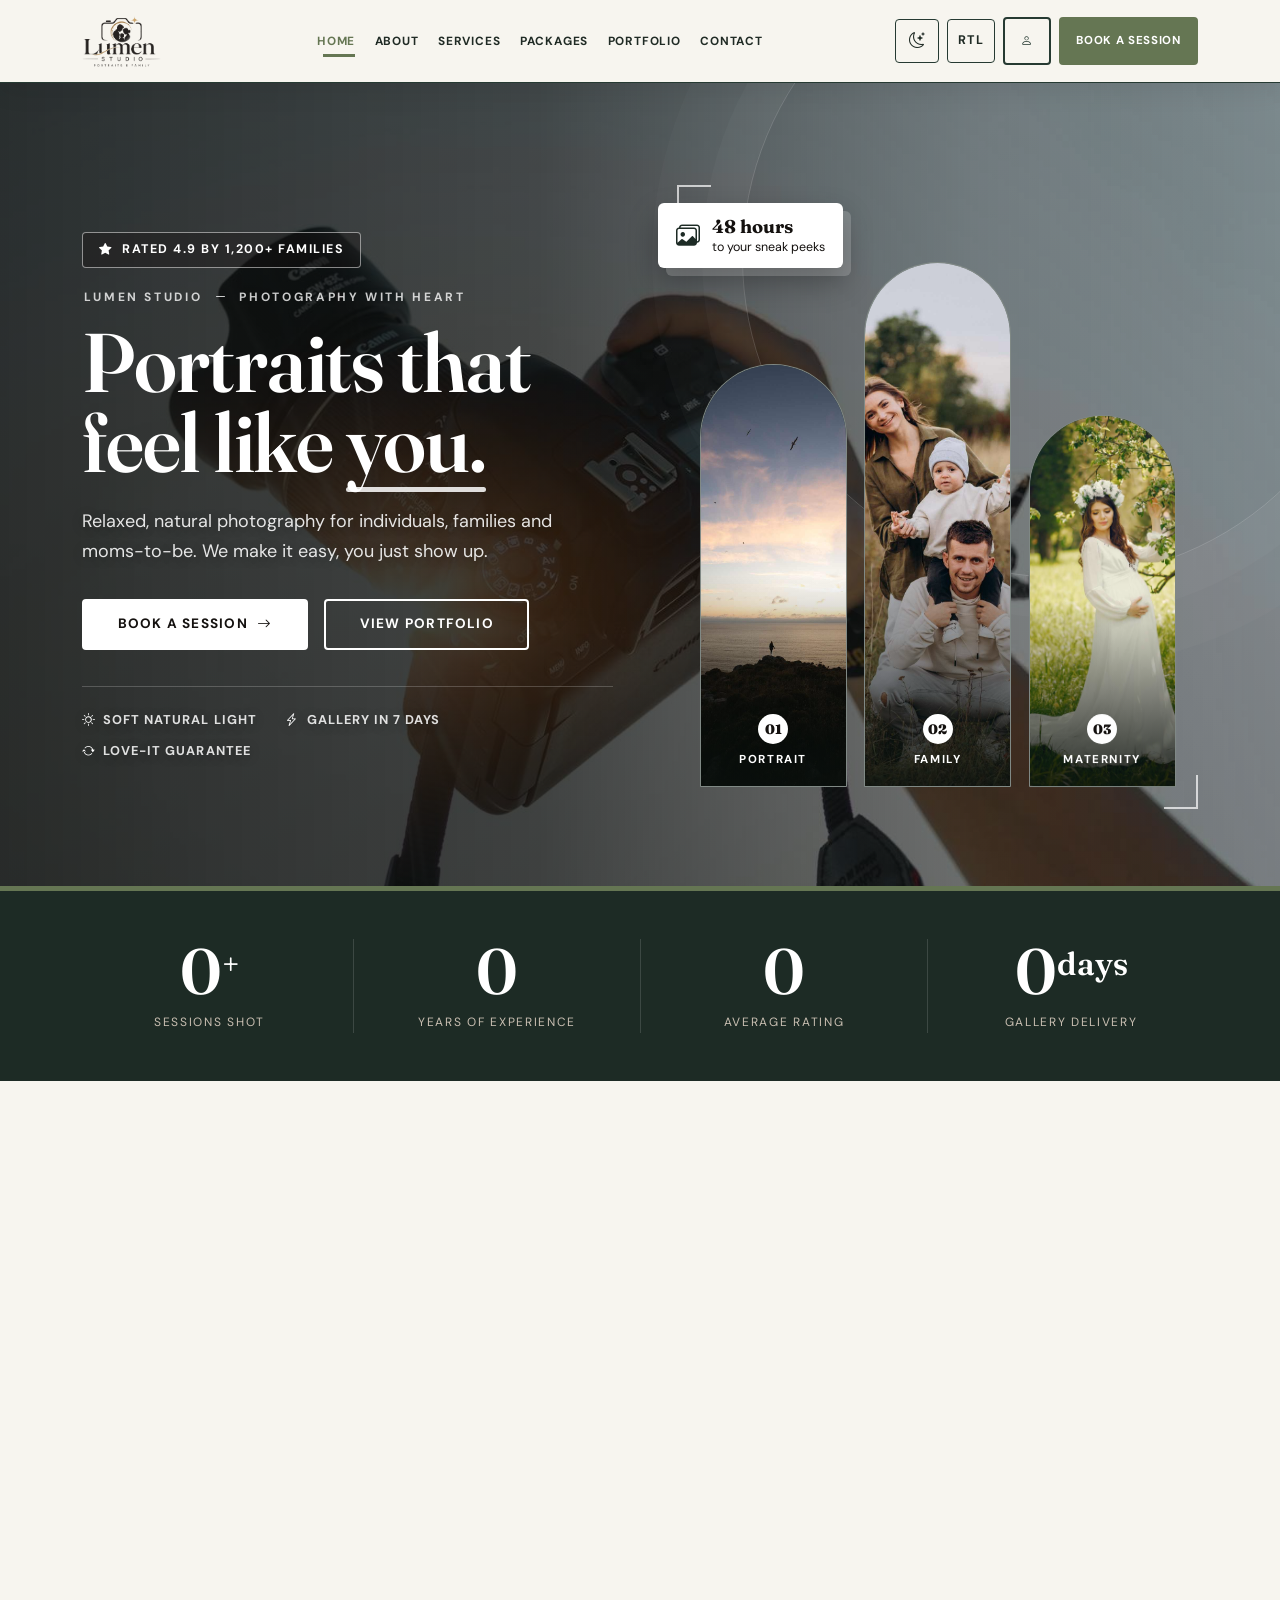
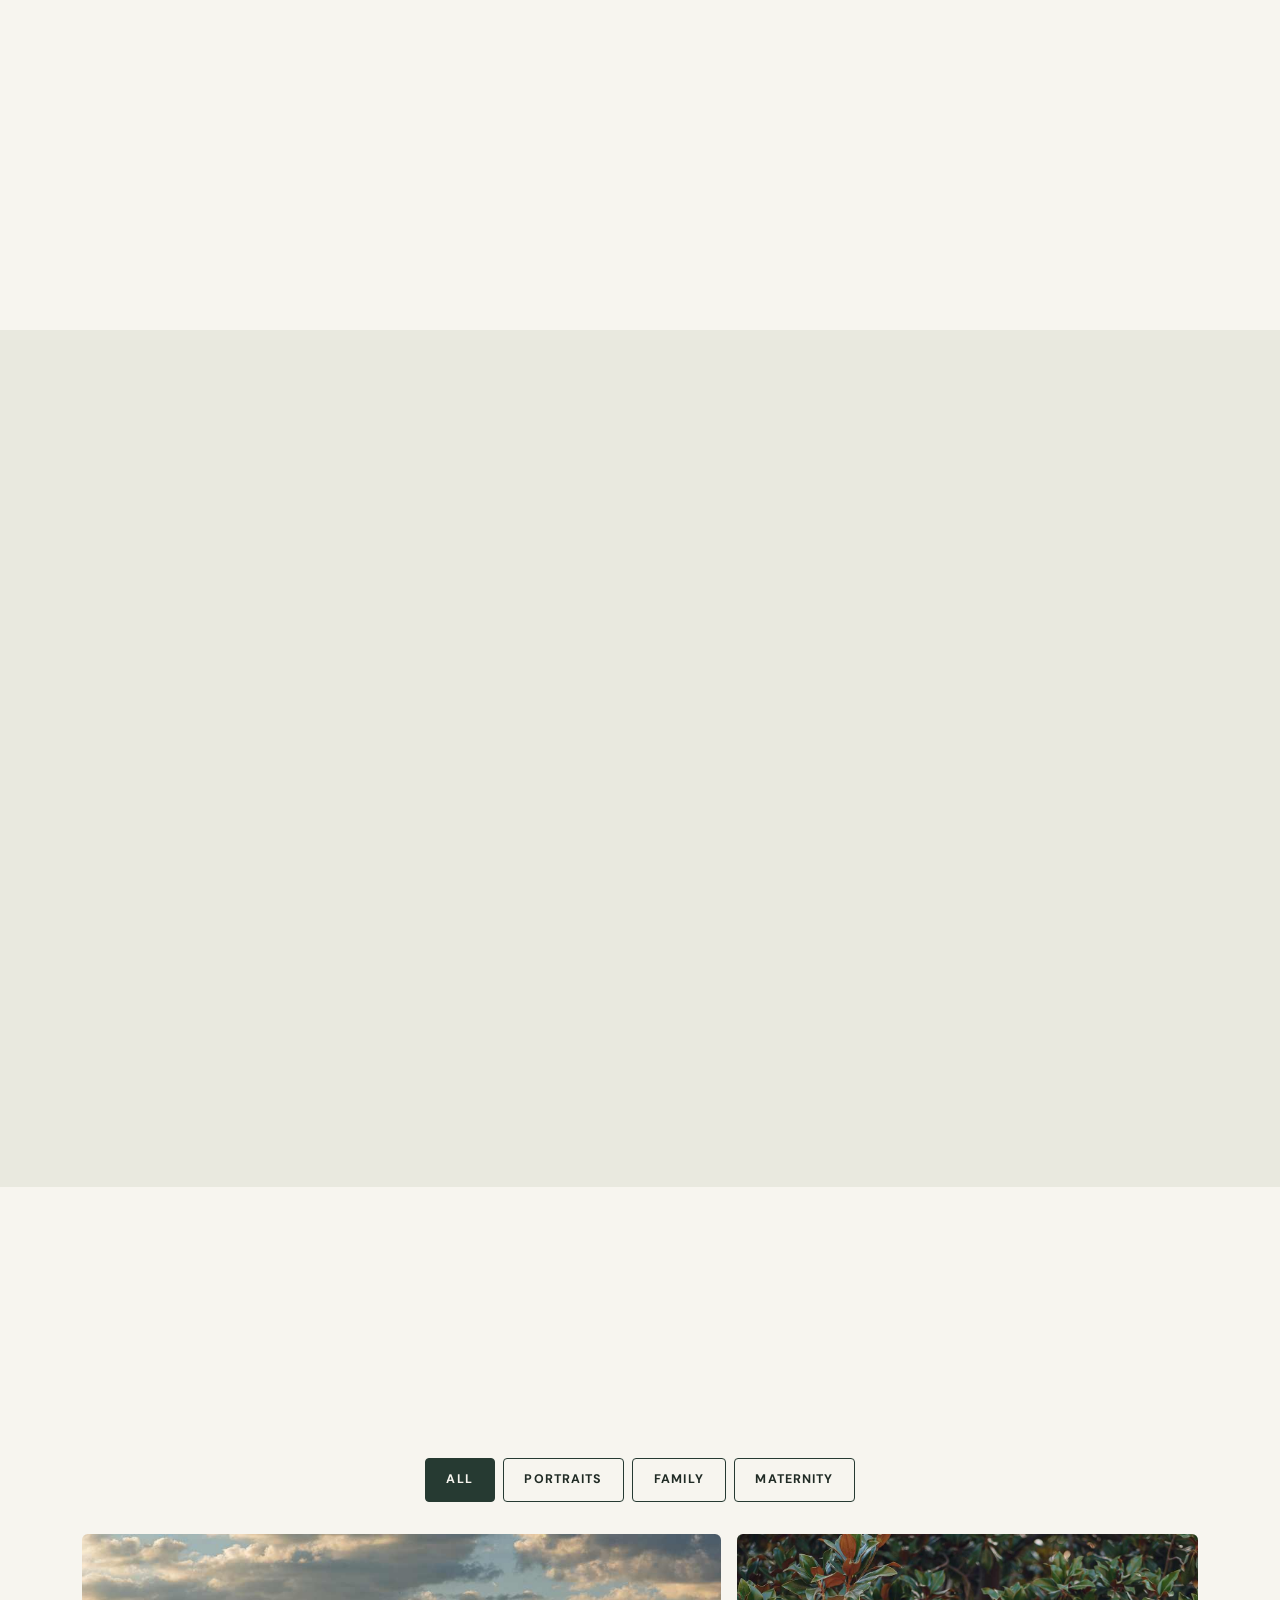
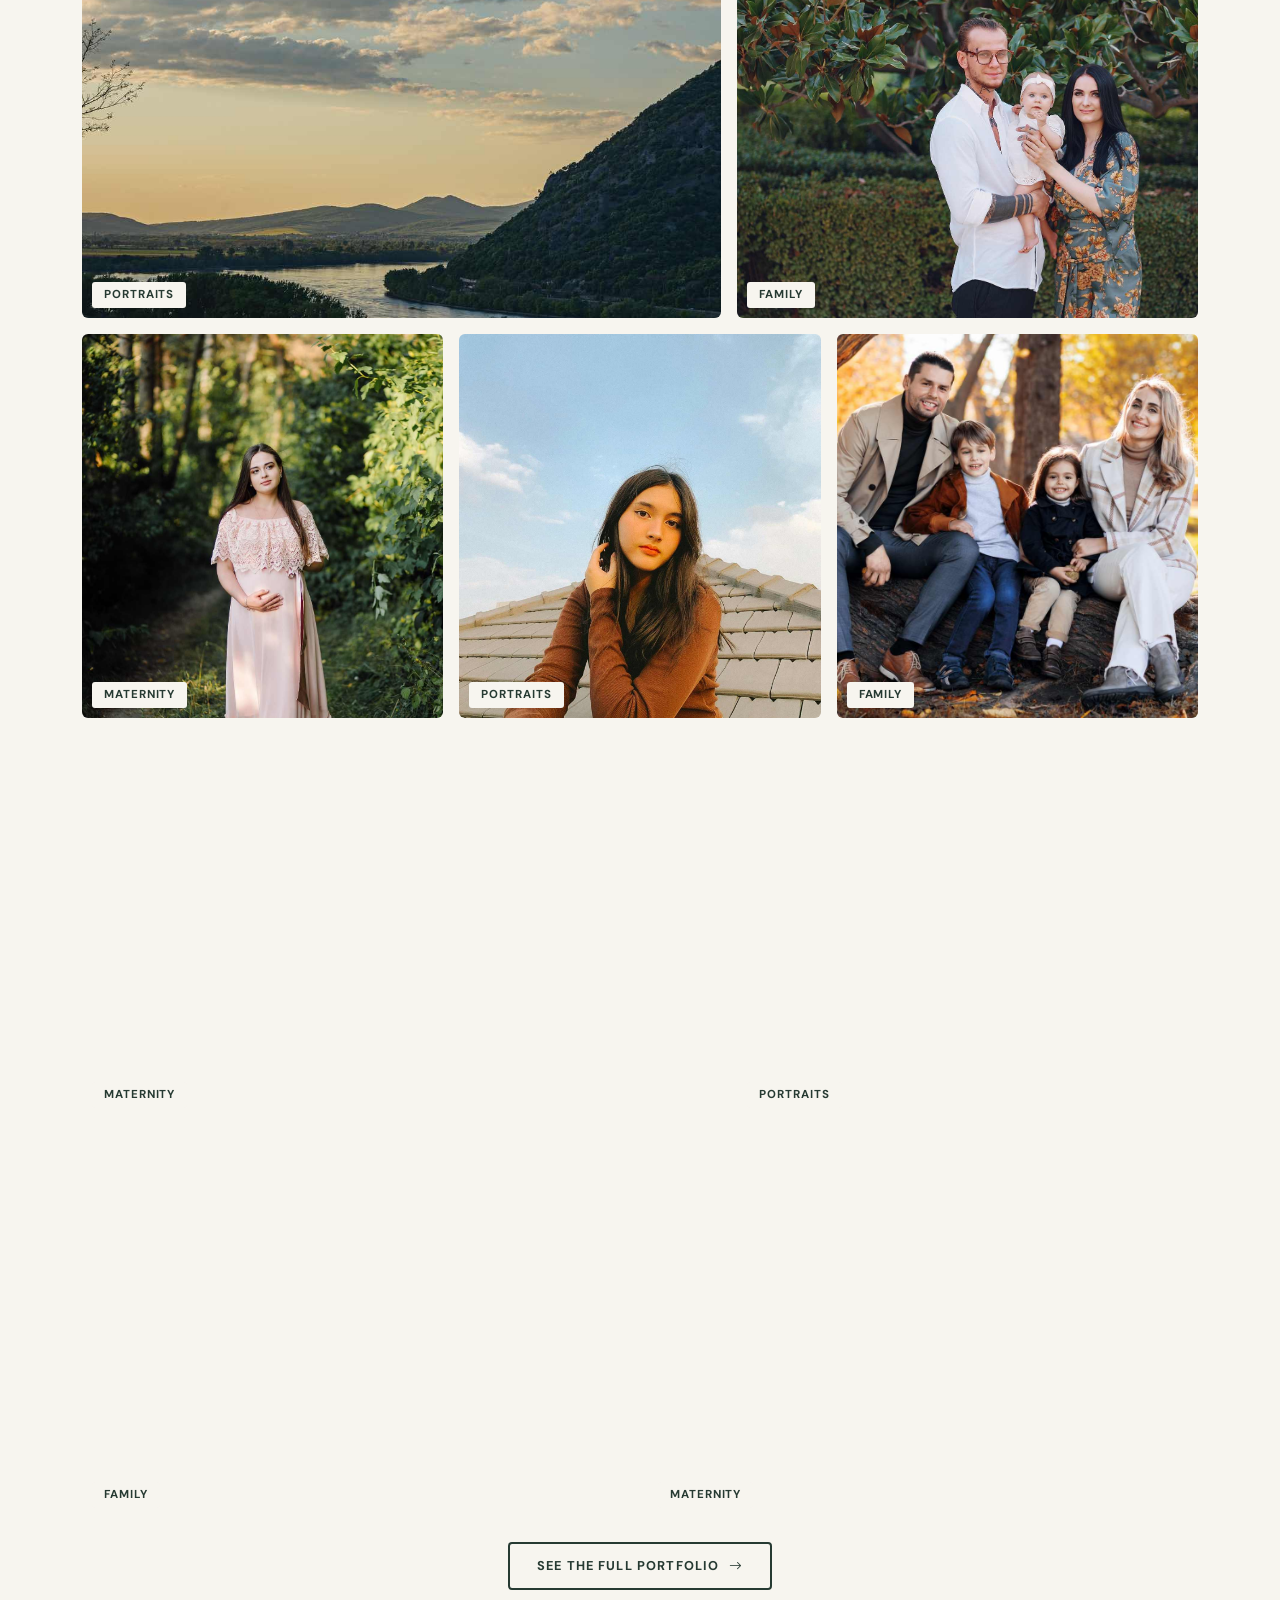
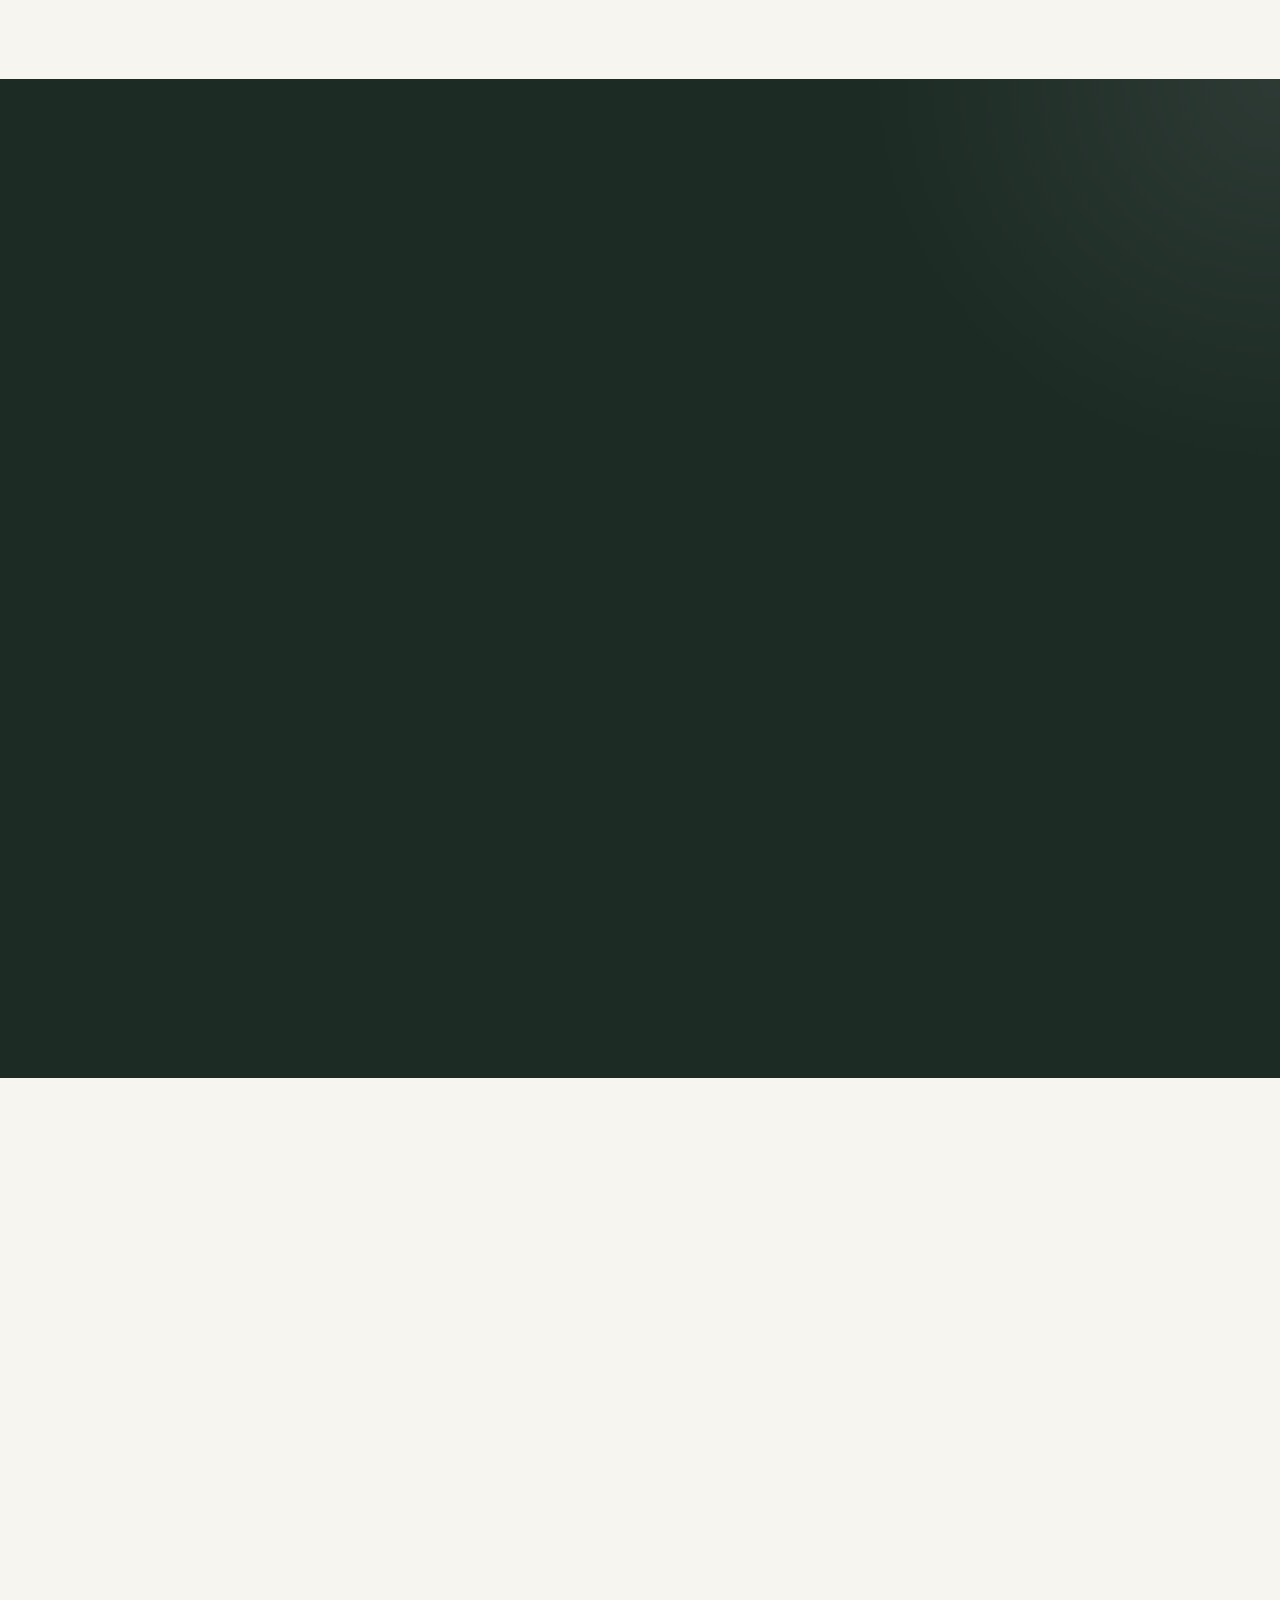
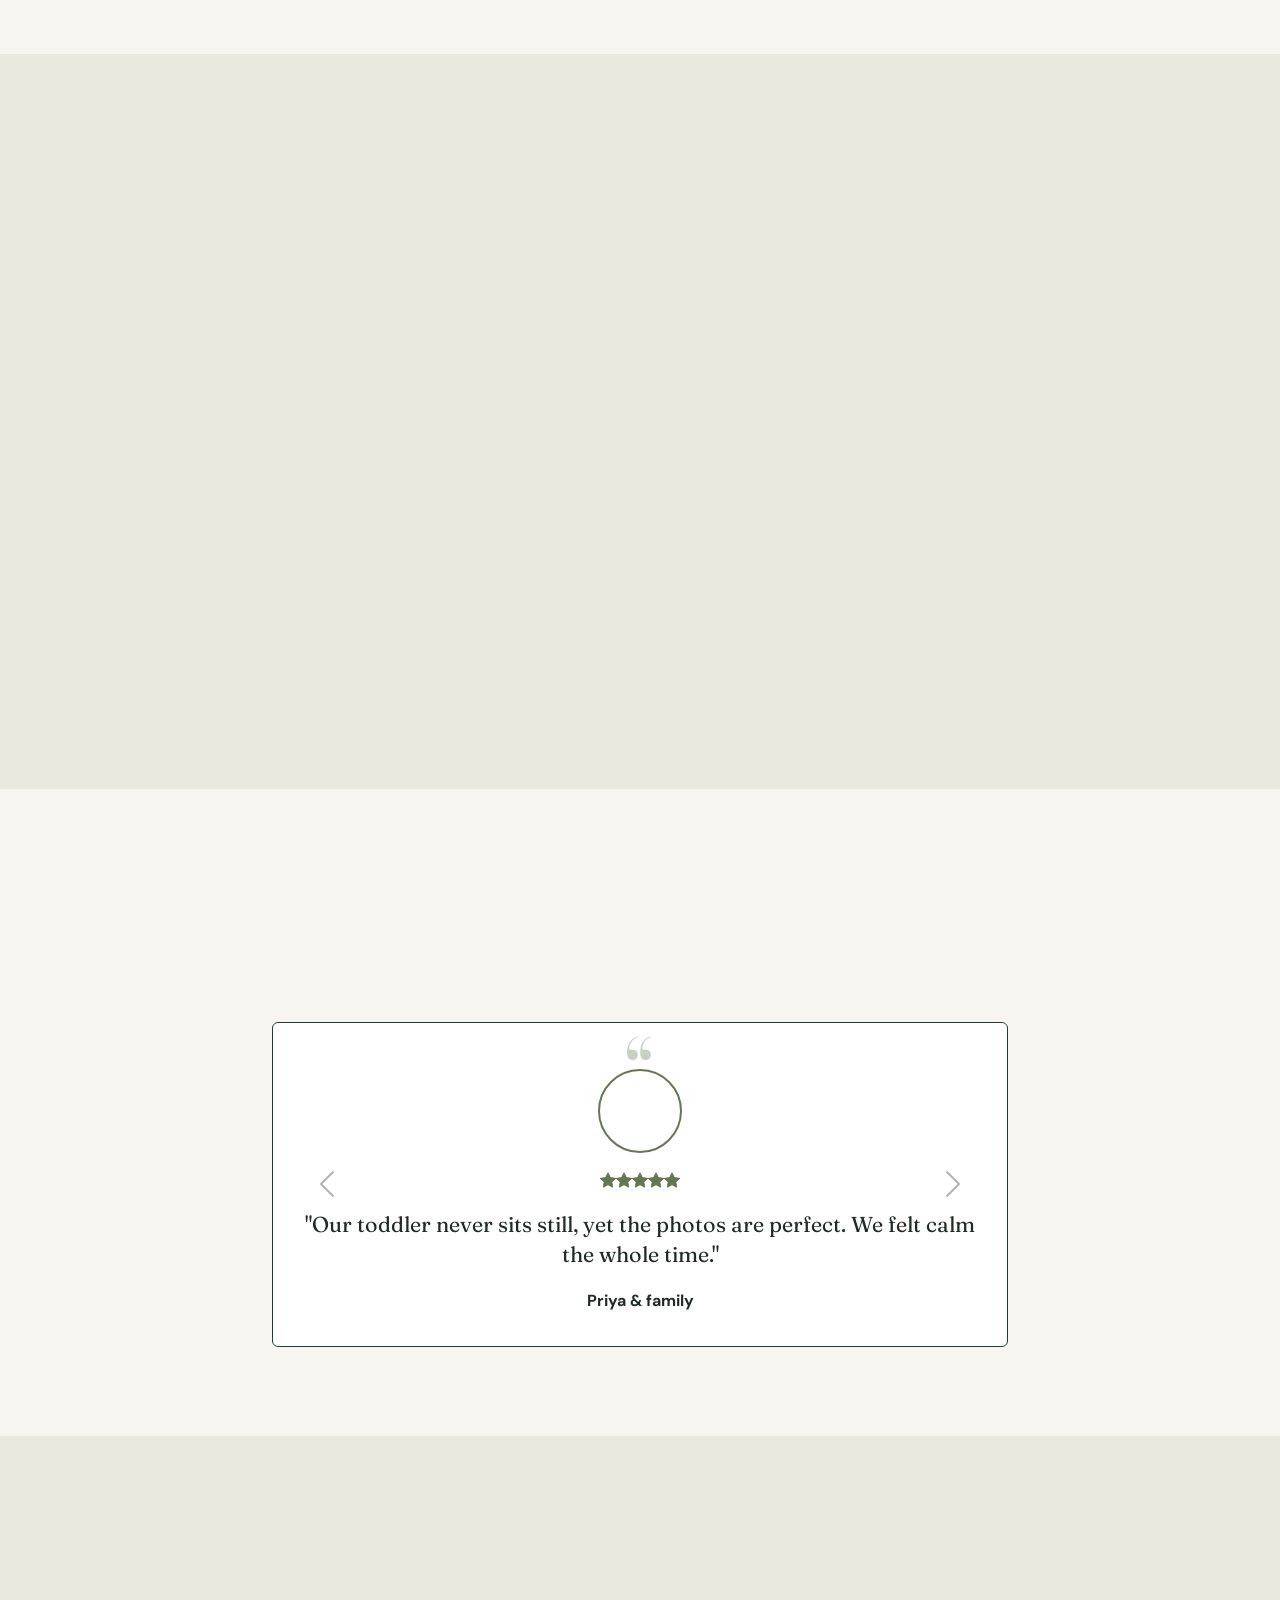
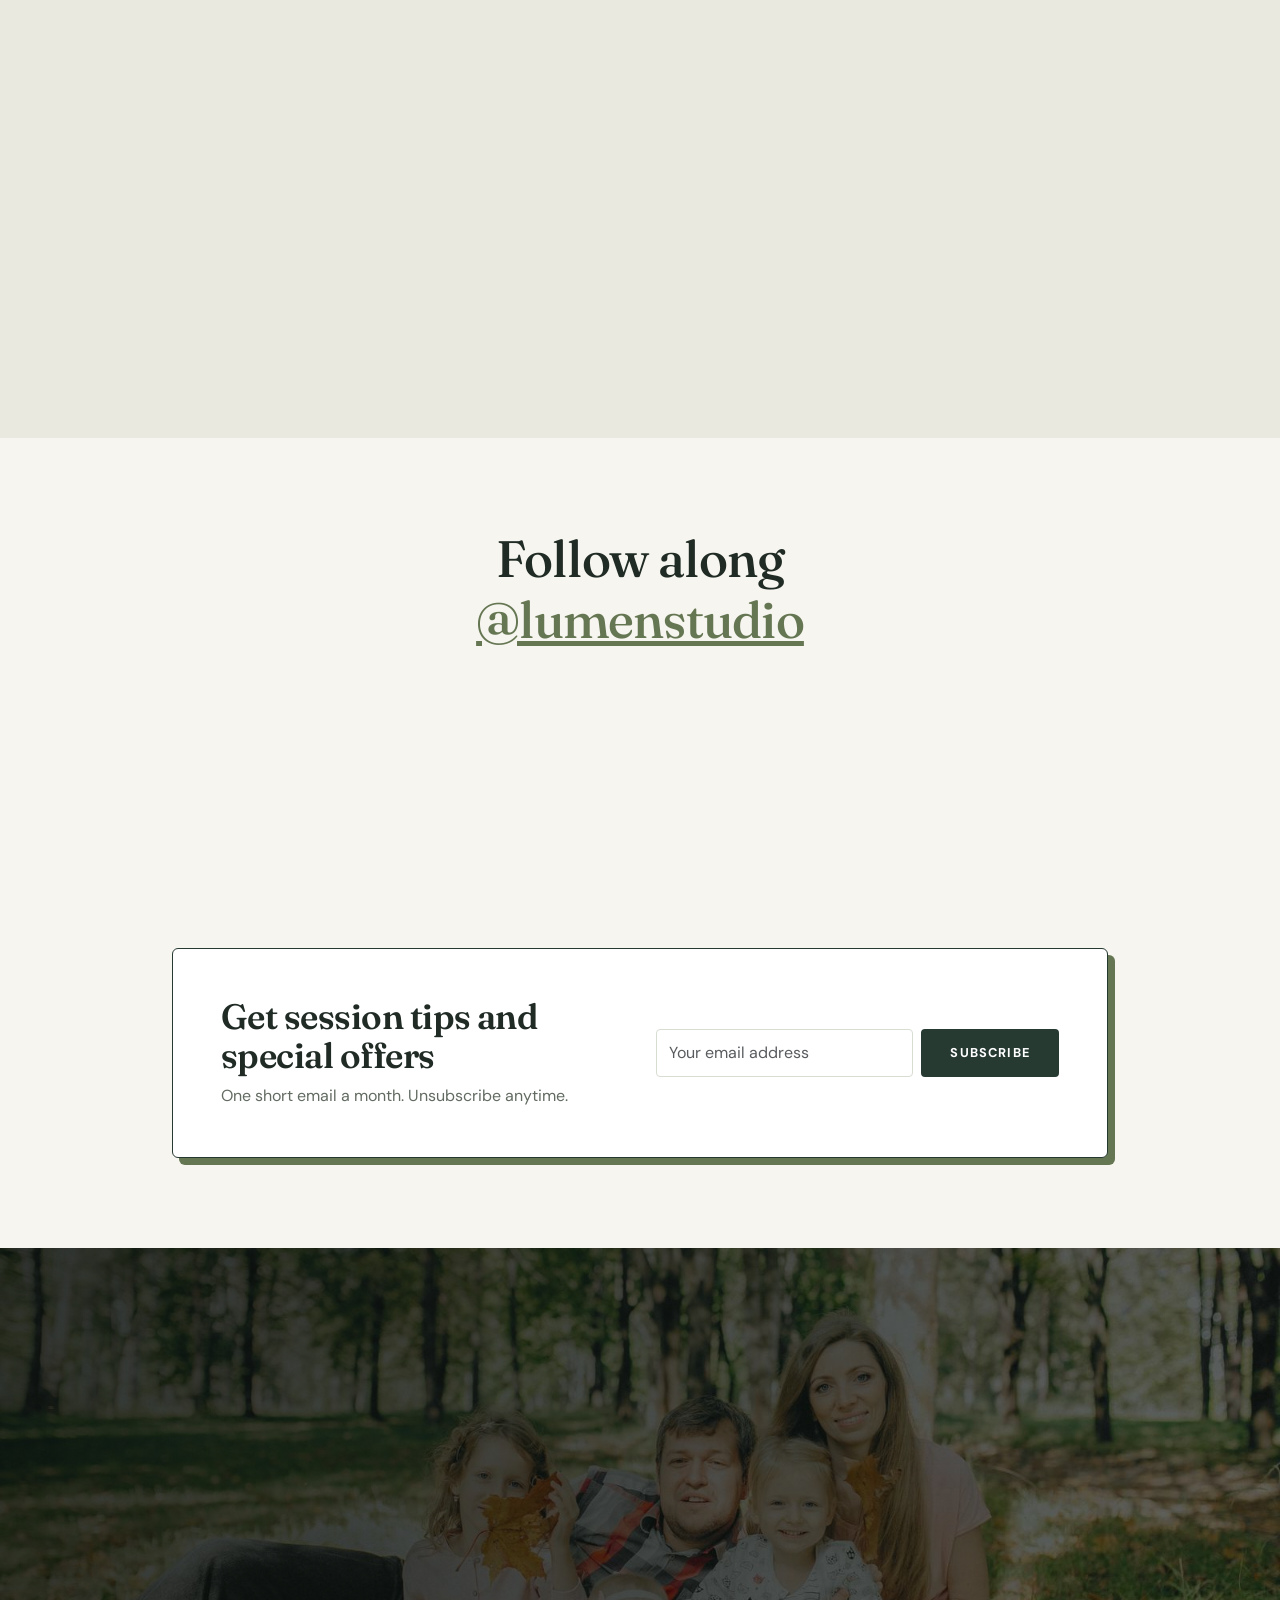
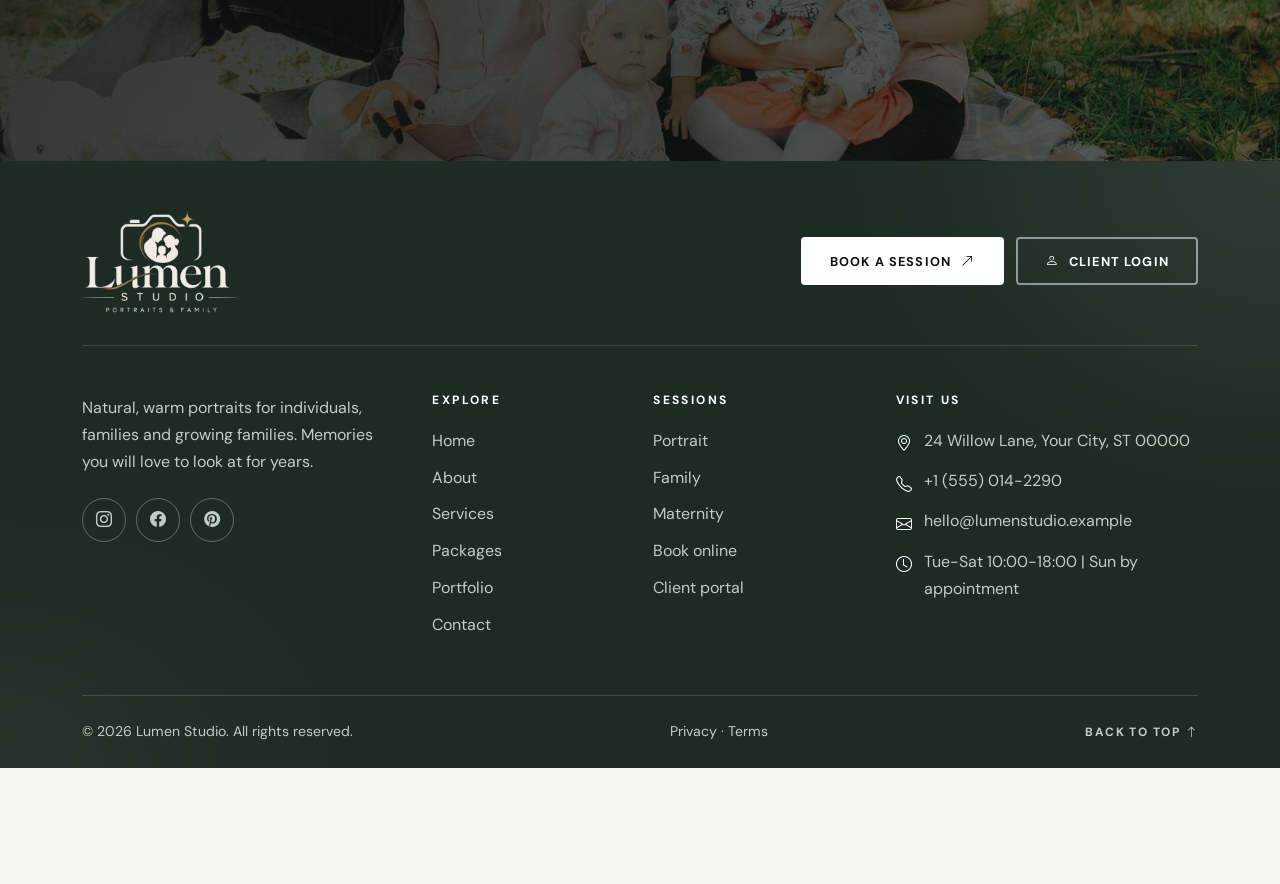
<file: index.html>
<!DOCTYPE html>
<html lang="en">
<head>
  <meta charset="utf-8">
  <link rel="icon" href="assets/favicon/favicon.ico" sizes="any">
  <link rel="icon" type="image/png" sizes="32x32" href="assets/favicon/favicon-32.png">
  <link rel="icon" type="image/png" sizes="16x16" href="assets/favicon/favicon-16.png">
  <link rel="icon" type="image/png" sizes="192x192" href="assets/favicon/favicon-192.png">
  <link rel="apple-touch-icon" href="assets/favicon/apple-touch-icon.png">
  <title>Photography Studio for Portraits & Family
</title>
  <meta name="viewport" content="width=device-width, initial-scale=1">
  <meta http-equiv="refresh" content="0; url=pages/index.html">
  <link rel="canonical" href="https://www.Photography Studio for Portraits & Family
.com/pages/index.html">
</head>
<body>
  <p><a href="pages/index.html">Photography Studio for Portraits & Family

</a></p>
</body>
</html>
</file>
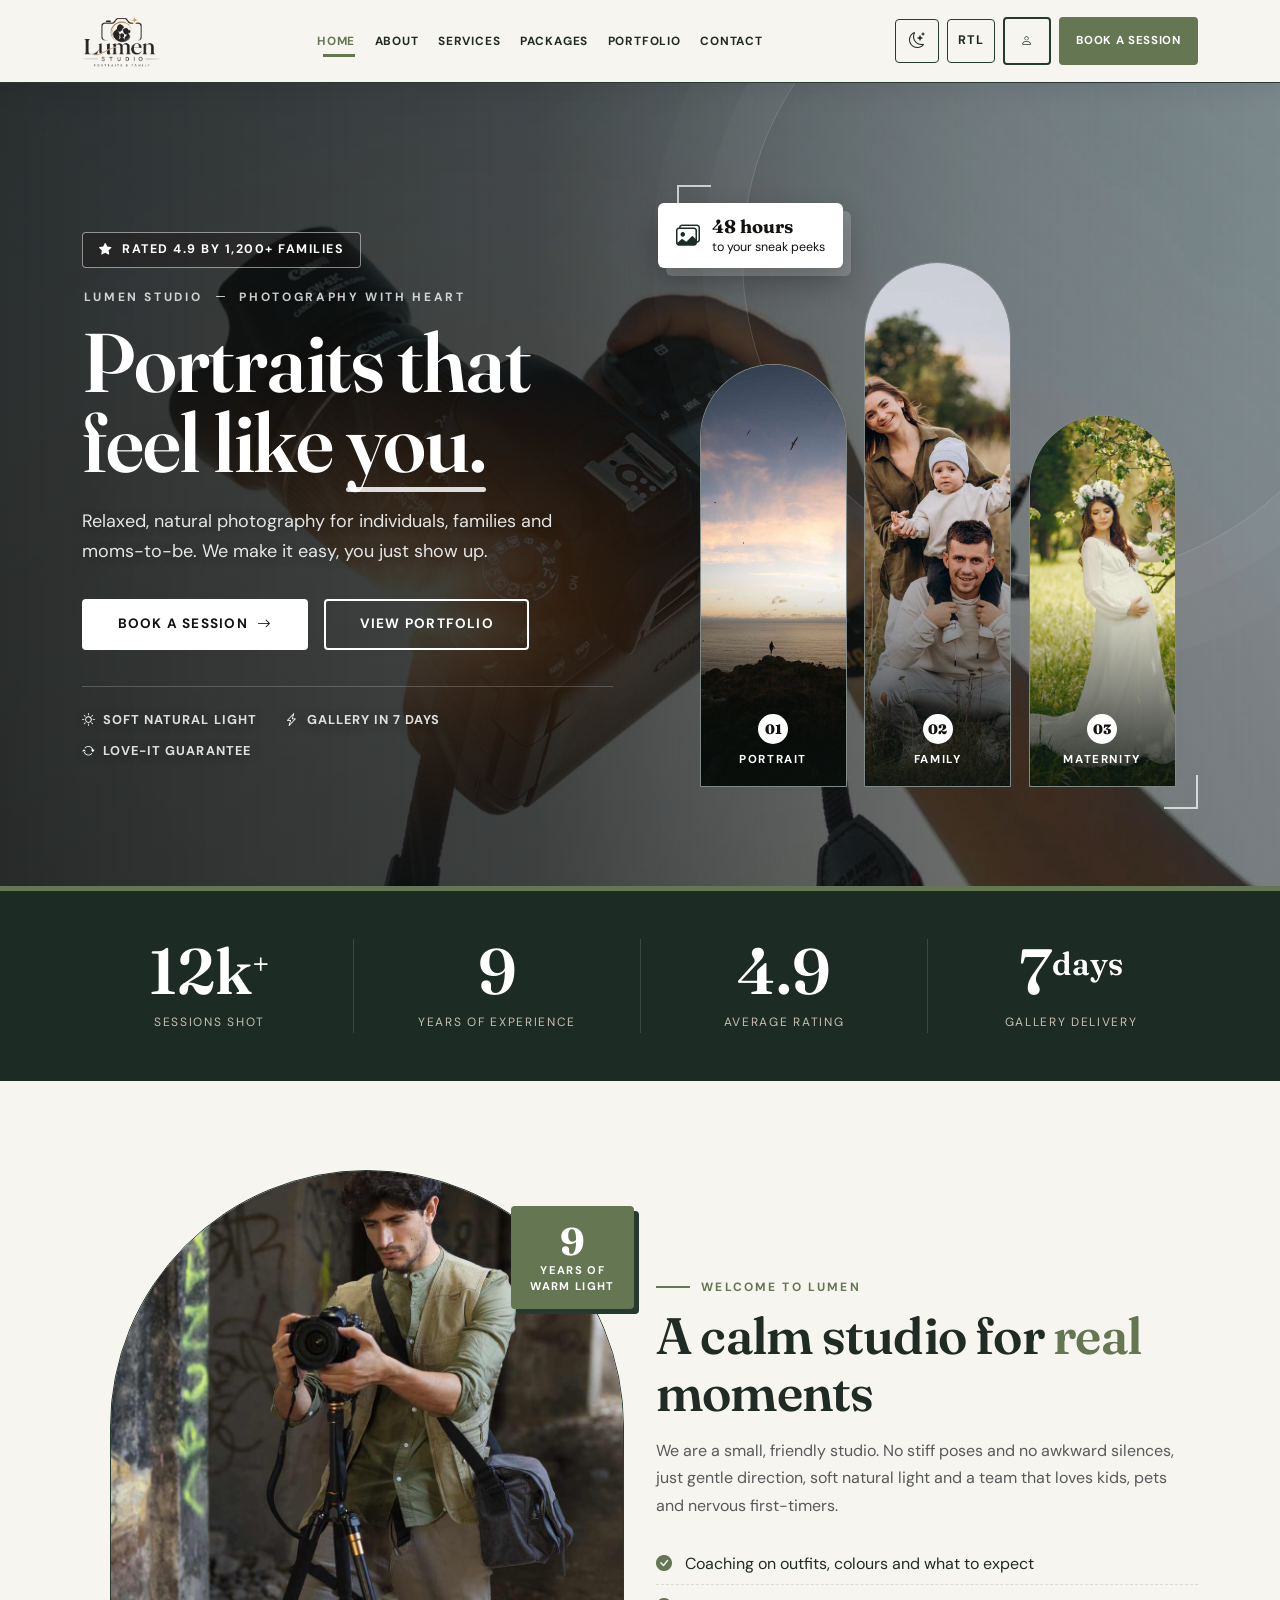
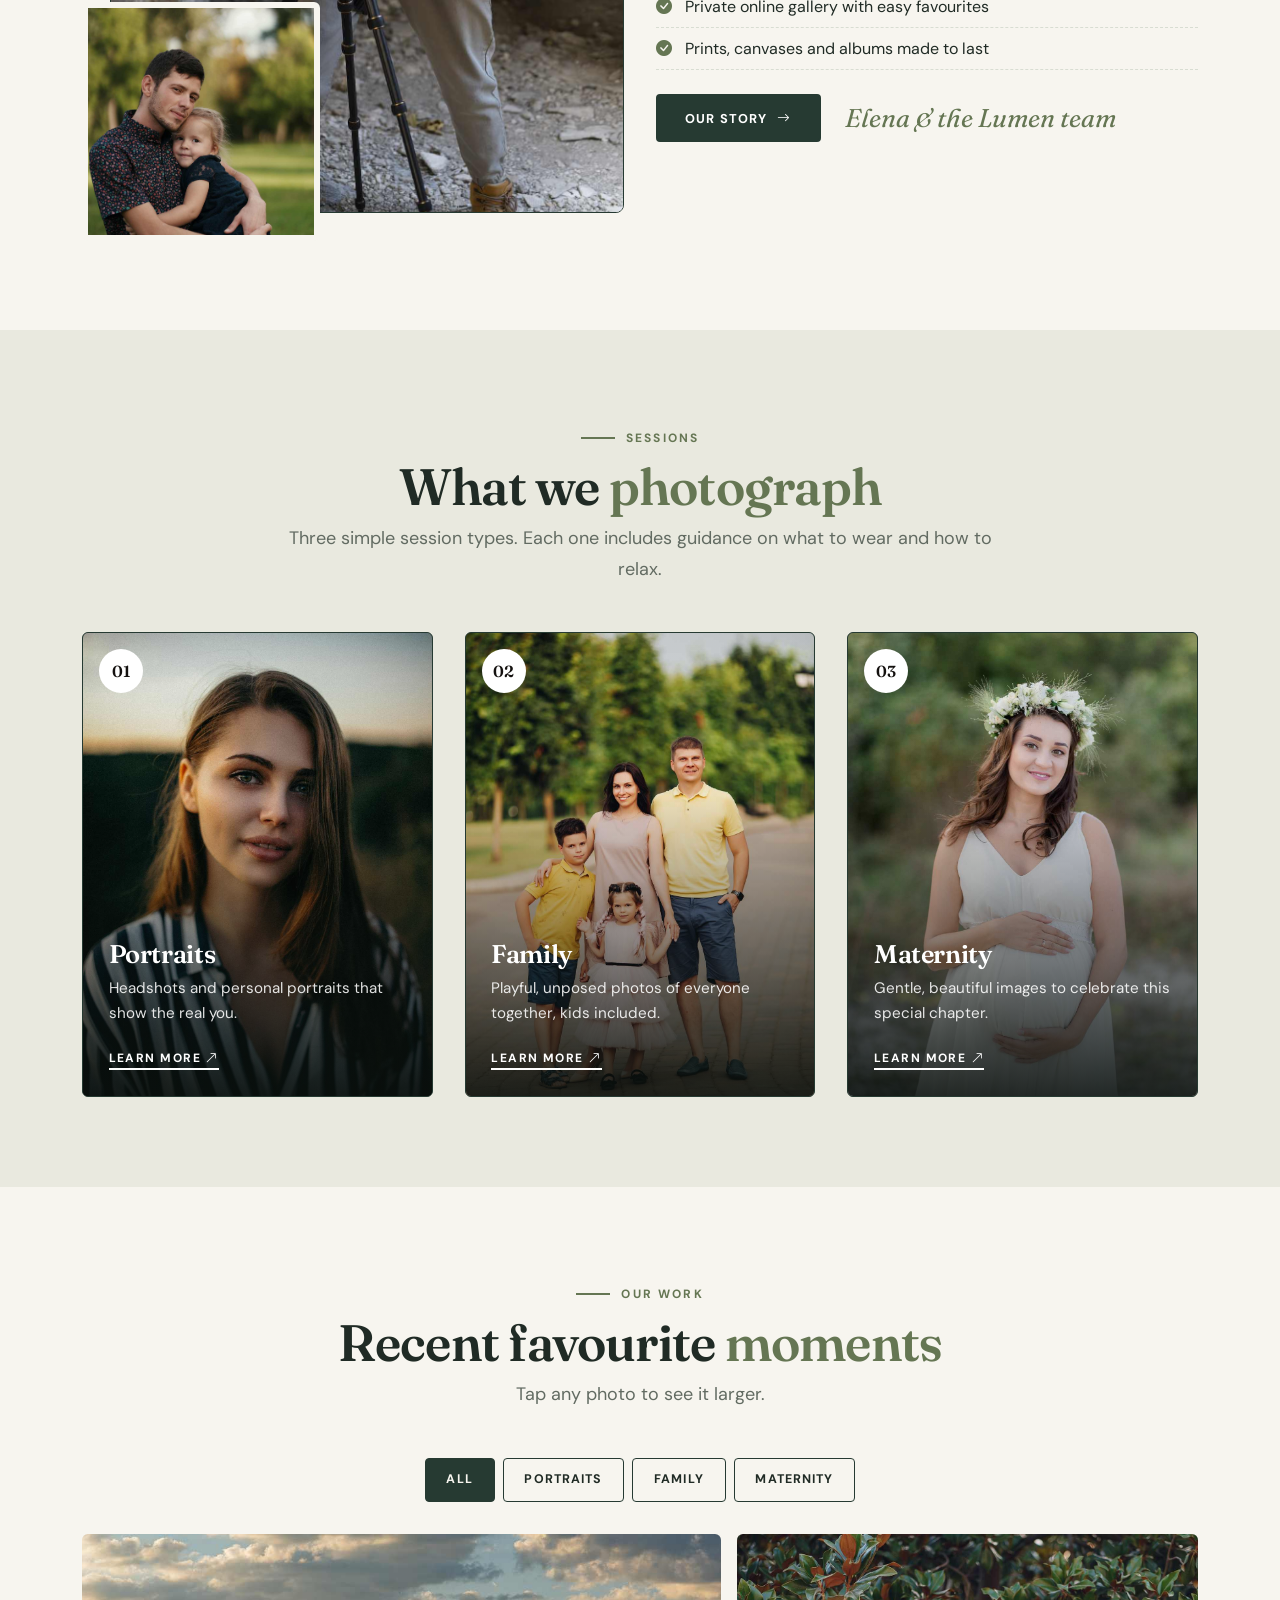
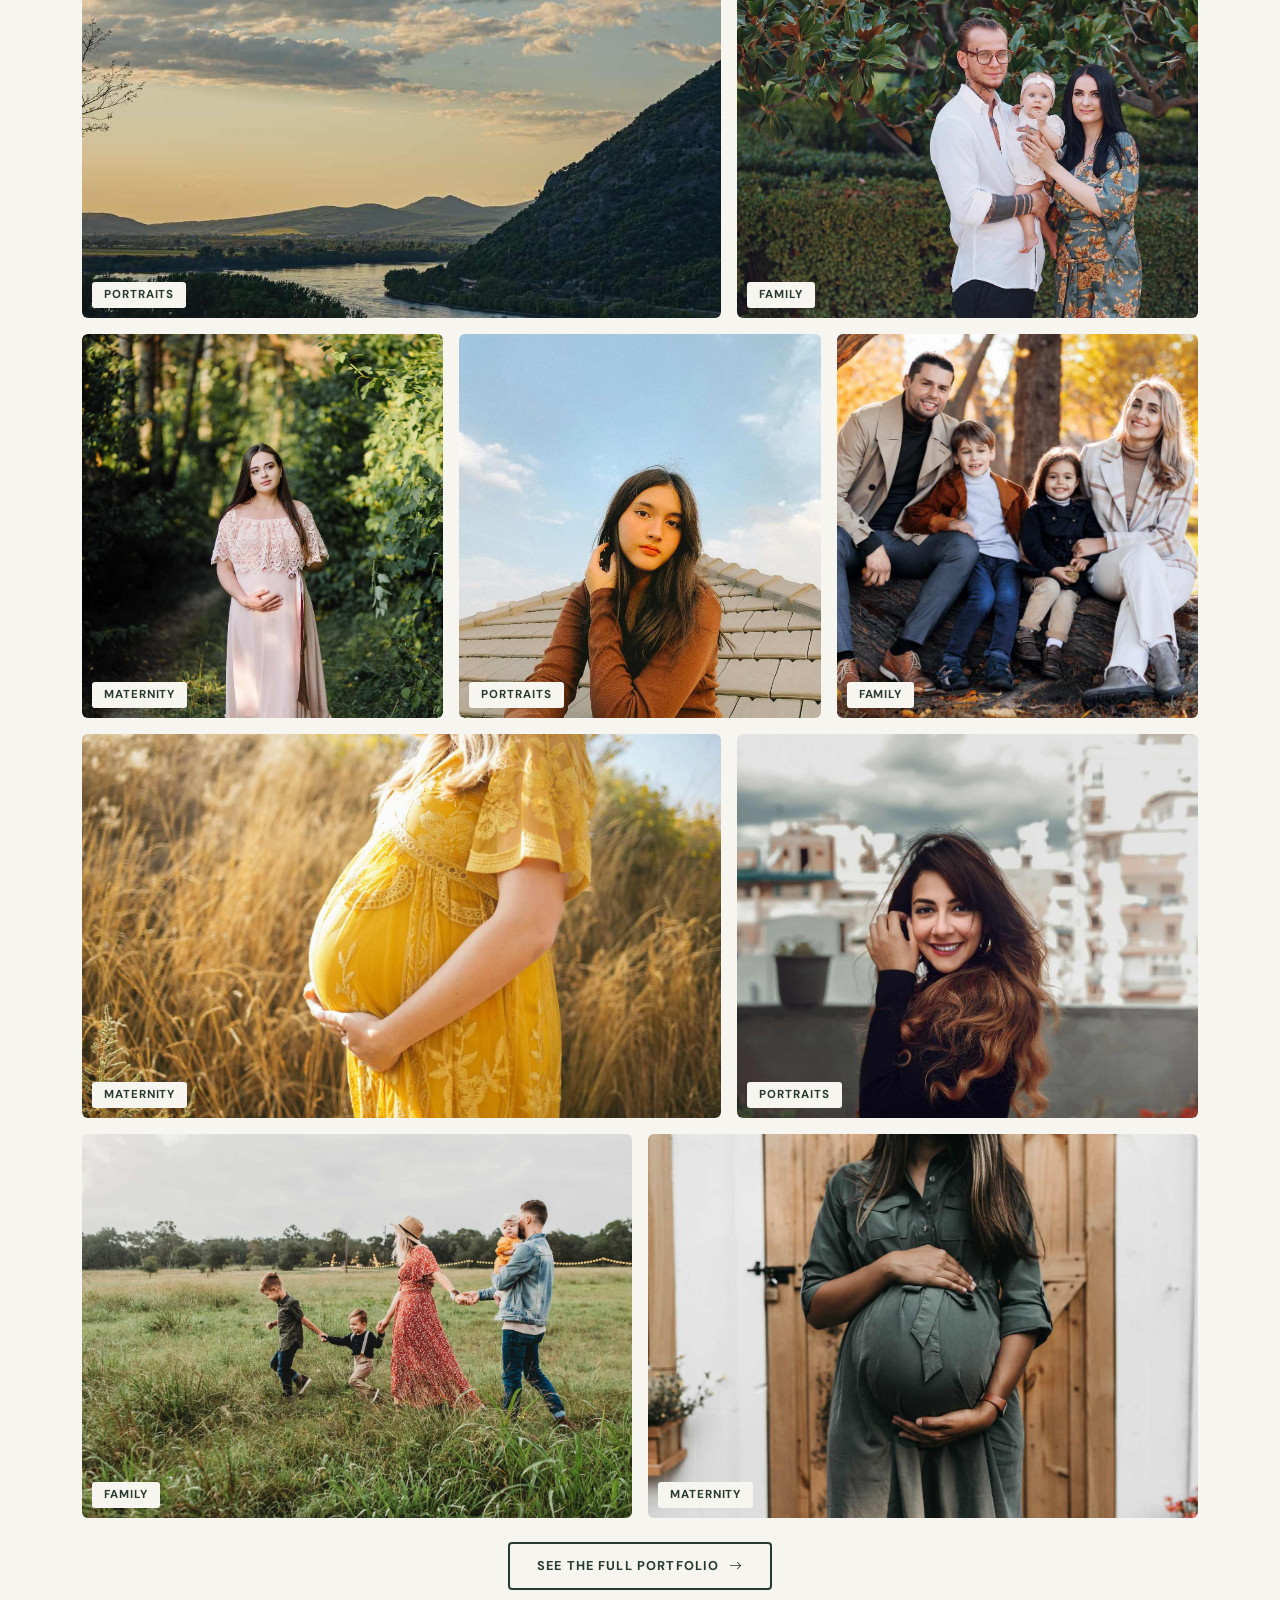
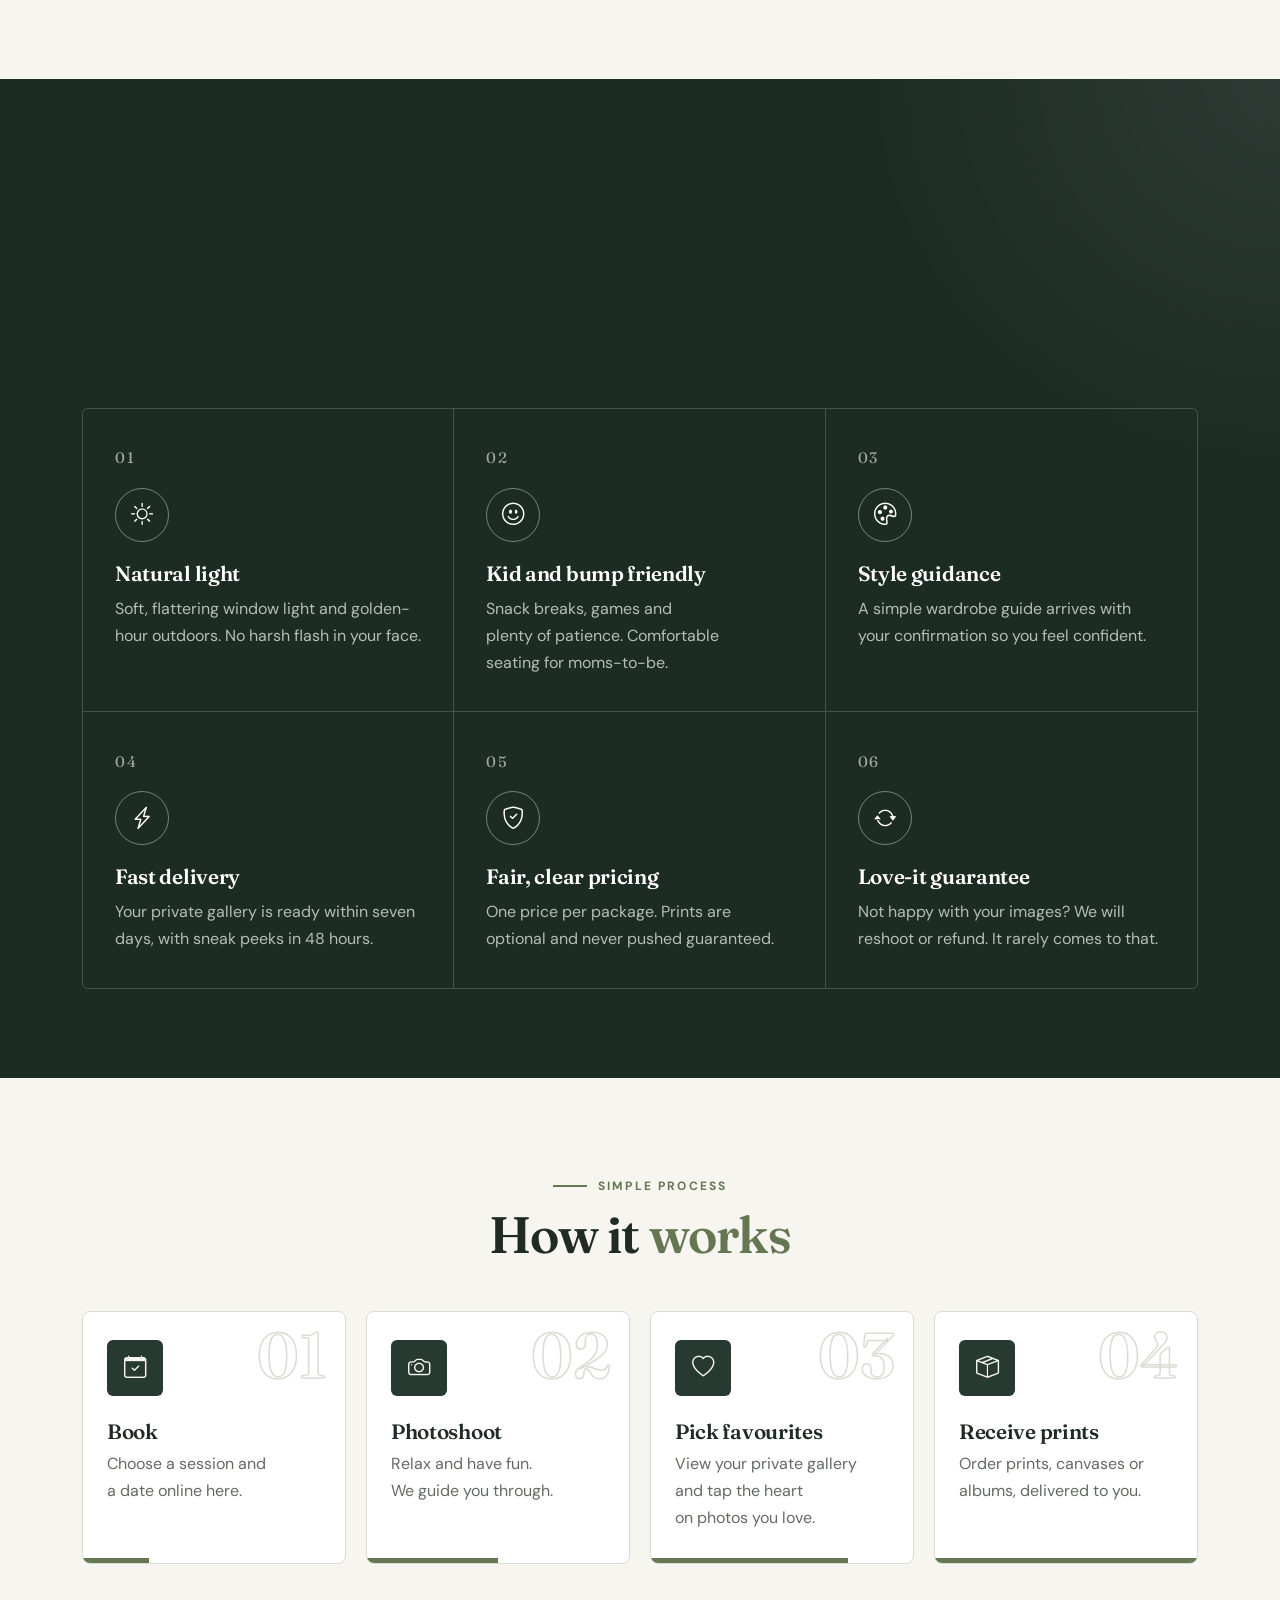
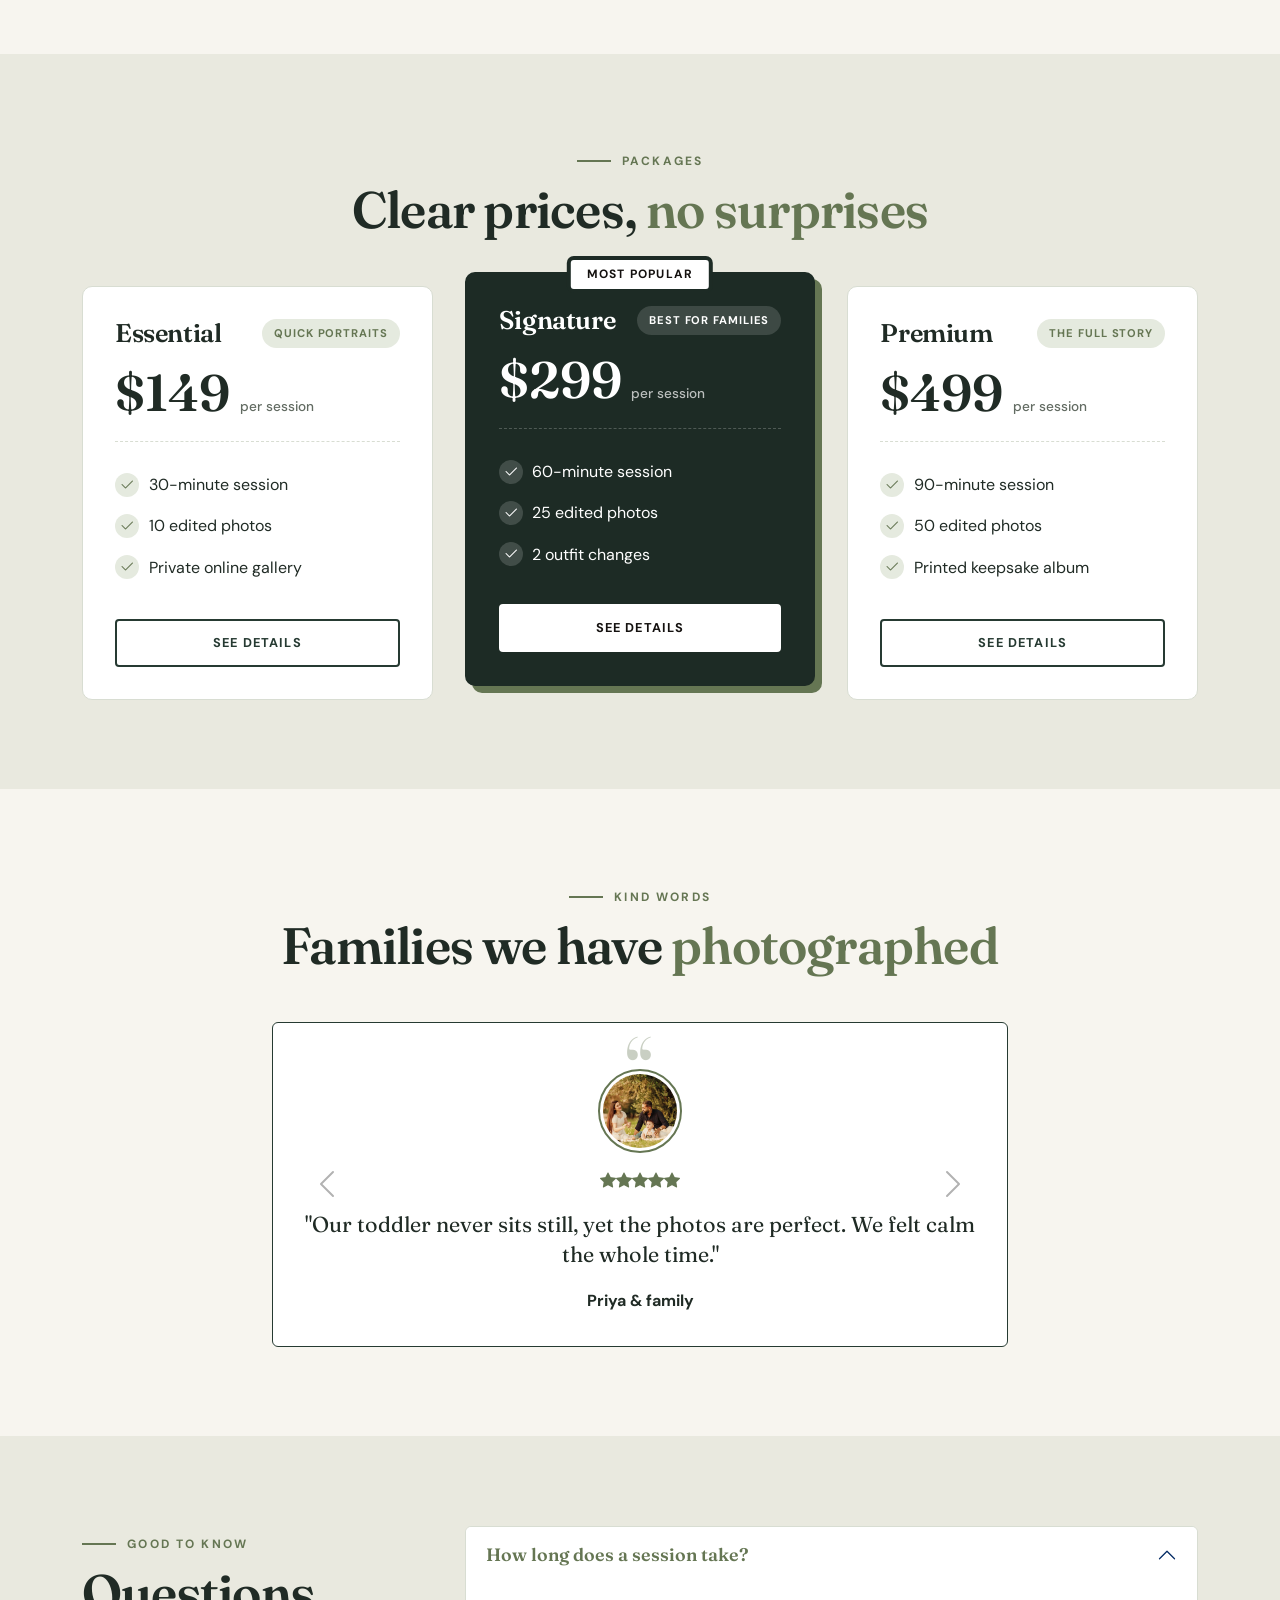
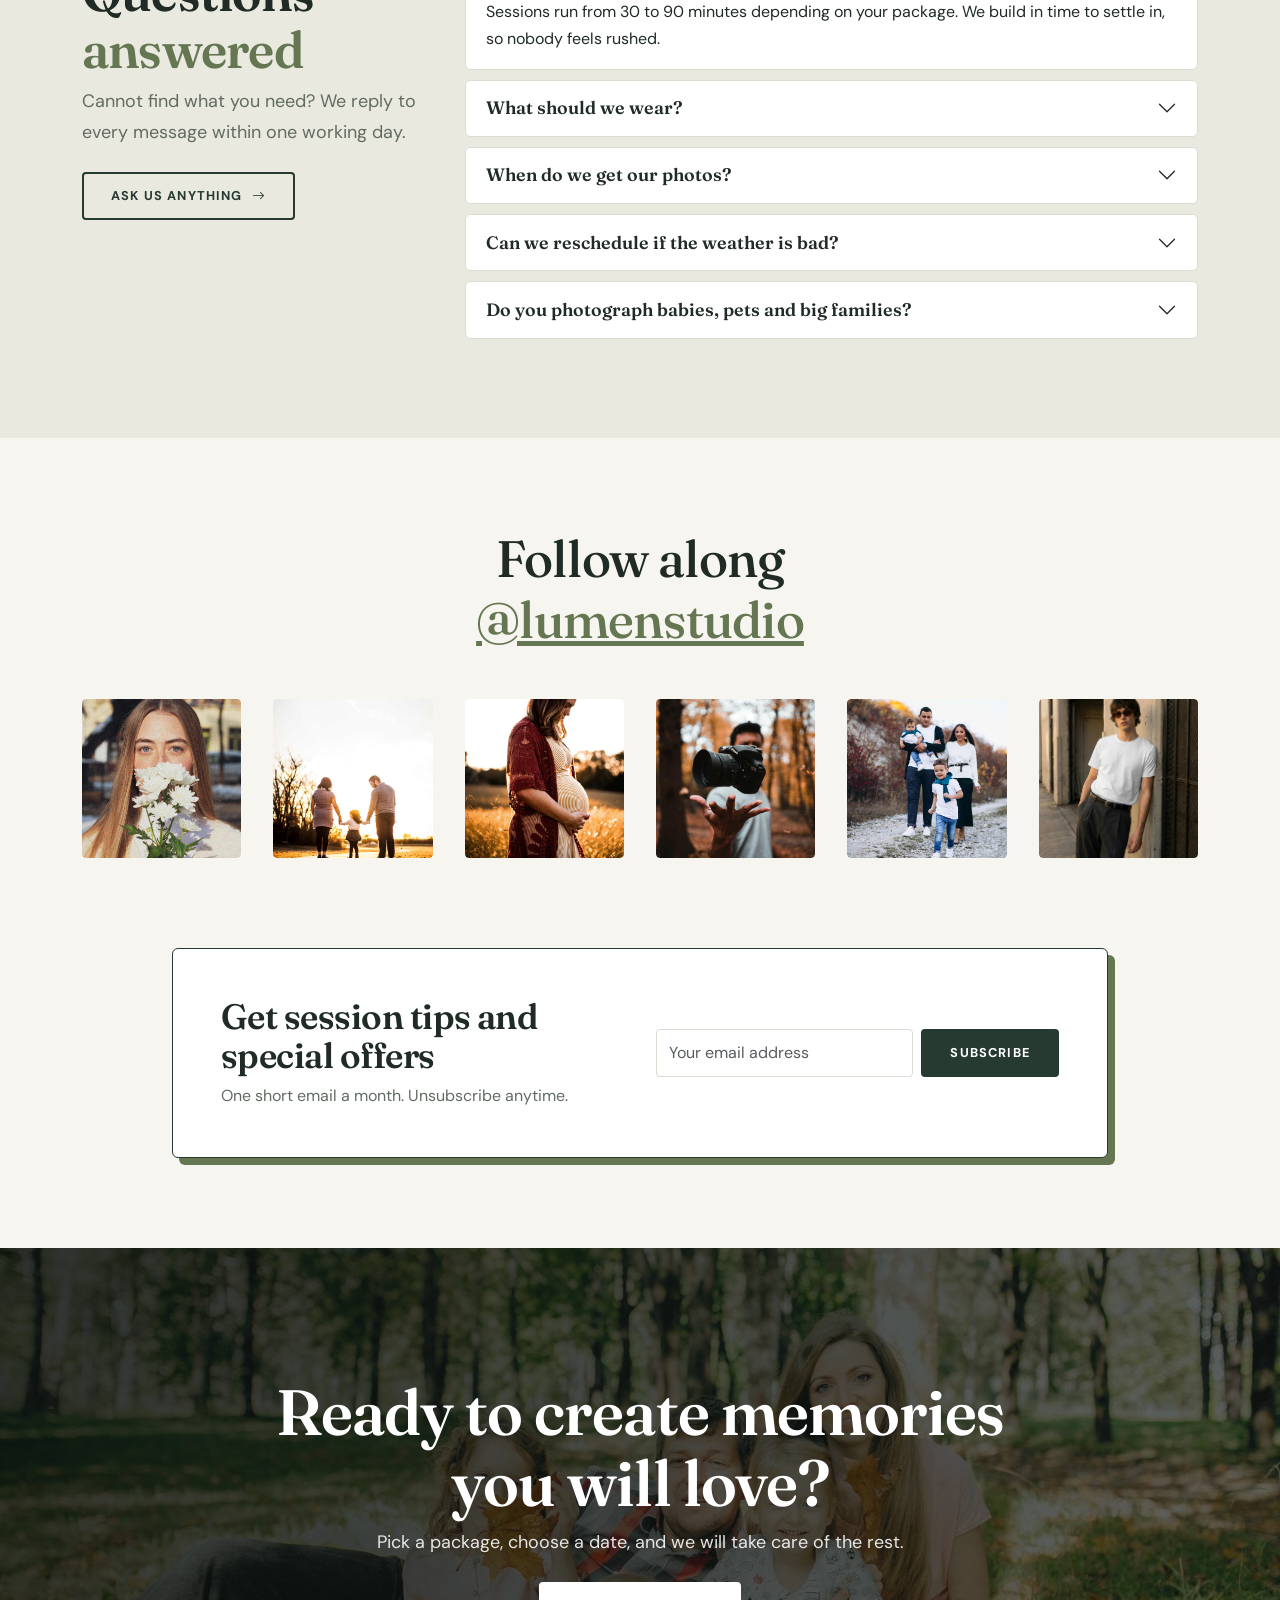
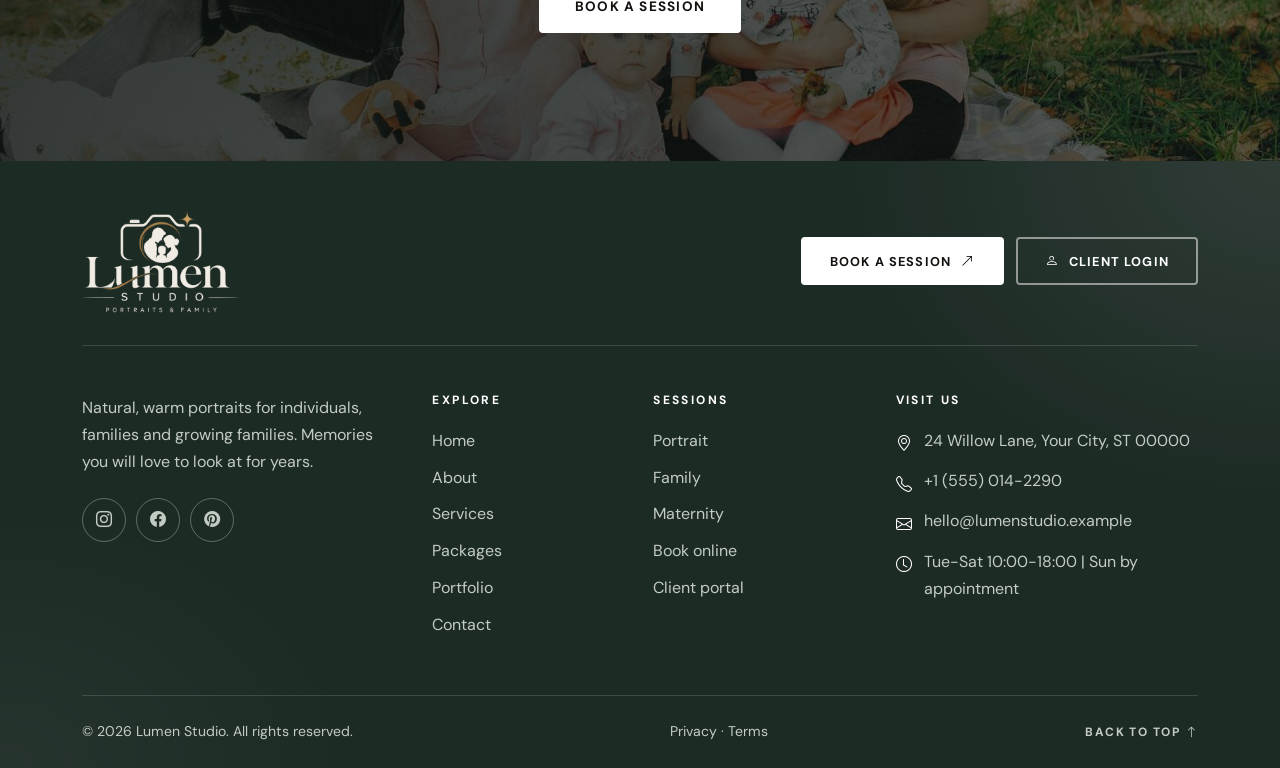
<file: pages/index.html>
<!DOCTYPE html>
<html lang="en" dir="ltr" data-theme="light">
<head>
  <meta charset="utf-8">
  <link rel="icon" href="../assets/favicon/favicon.ico" sizes="any">
  <link rel="icon" type="image/png" sizes="32x32" href="../assets/favicon/favicon-32.png">
  <link rel="icon" type="image/png" sizes="16x16" href="../assets/favicon/favicon-16.png">
  <link rel="icon" type="image/png" sizes="192x192" href="../assets/favicon/favicon-192.png">
  <link rel="apple-touch-icon" href="../assets/favicon/apple-touch-icon.png">
  <meta name="viewport" content="width=device-width, initial-scale=1">
  <title>Lumen Studio | Portrait, Family & Maternity Photography</title>
  <meta name="description" content="Warm, natural portrait, family and maternity photography. See our work, choose a package, book online and view your private photo gallery from home, anytime.">
  <!-- TODO: replace example.com with your real domain -->
  <meta property="og:title" content="Lumen Studio | Portrait, Family & Maternity Photography">
  <meta property="og:description" content="Warm, natural portrait, family and maternity photography. See our work, choose a package, book online and view your private photo gallery from home, anytime.">
  <meta property="og:type" content="website">
  <meta property="og:image" content="https://images.unsplash.com/photo-1761839258657-457dda39b5cc?auto=format&fit=crop&w=1200&h=630&q=70">
  <meta name="theme-color" content="#14110f">
  <link rel="preconnect" href="https://fonts.googleapis.com">
  <link rel="preconnect" href="https://fonts.gstatic.com" crossorigin>
  <link href="https://fonts.googleapis.com/css2?family=DM+Sans:wght@400;500;700&family=Fraunces:ital,opsz,wght@0,9..144,500;0,9..144,600;0,9..144,700;1,9..144,400&display=swap" rel="stylesheet">
  <link href="https://cdn.jsdelivr.net/npm/bootstrap@5.3.3/dist/css/bootstrap.min.css" rel="stylesheet">
  <link href="https://cdn.jsdelivr.net/npm/bootstrap-icons@1.11.3/font/bootstrap-icons.min.css" rel="stylesheet">
  <link href="../assets/css/style.css" rel="stylesheet">
  <link href="../assets/css/dark-mode.css" rel="stylesheet">
  <link href="../assets/css/rtl.css" rel="stylesheet">
  <script>try{var t=localStorage.getItem('theme')||(matchMedia('(prefers-color-scheme: dark)').matches?'dark':'light');document.documentElement.setAttribute('data-theme',t);var d=localStorage.getItem('dir');if(d)document.documentElement.setAttribute('dir',d);}catch(e){}</script>
  <script type="application/ld+json">
  {"@context":"https://schema.org","@type":"Photographer","name":"Lumen Studio","description":"Portrait, family and maternity photography studio.","telephone":"+1-555-014-2290","email":"hello@lumenstudio.example","address":{"@type":"PostalAddress","streetAddress":"24 Willow Lane","addressLocality":"Your City","addressRegion":"ST","postalCode":"00000"},"openingHours":["Tu-Sa 10:00-18:00"],"url":"https://www.example.com/"}
  </script>
</head>
<body>
  <a class="skip-link" href="#main">Skip to main content</a>
  <!-- HEADER -->
  <header id="site-header" class="site-header">
    <nav class="navbar navbar-expand-xl" aria-label="Main navigation">
      <div class="container">
        <a class="navbar-brand" href="index.html" aria-label="Lumen Studio, home"><img class="logo-img logo-on-light" src="../assets/logo/lumen-logo.png" alt="" width="900" height="592"><img class="logo-img logo-on-dark" src="../assets/logo/lumen-logo-light.png" alt="" width="900" height="592"></a>
        <button class="navbar-toggler icon-btn" type="button" data-bs-toggle="collapse" data-bs-target="#mainNav" aria-controls="mainNav" aria-expanded="false" aria-label="Open menu"><i class="bi bi-list"></i></button>
        <div class="collapse navbar-collapse" id="mainNav">
          <ul class="navbar-nav mx-auto">
            <li class="nav-item dropdown">
              <a class="nav-link dropdown-toggle active" href="index.html" role="button" data-bs-toggle="dropdown" aria-expanded="false">Home</a>
              <ul class="dropdown-menu">
                <li><a class="dropdown-item active" aria-current="page" href="index.html"><span class="di-num">01</span><span><strong>Home 1</strong><small>Classic: gallery, packages, FAQ</small></span></a></li>
                <li><a class="dropdown-item" href="index-2.html"><span class="di-num">02</span><span><strong>Home 2</strong><small>Editorial: team, stories, before/after</small></span></a></li>
              </ul>
            </li>
            <li class="nav-item"><a class="nav-link" href="about.html">About</a></li>
            <li class="nav-item"><a class="nav-link" href="services.html">Services</a></li>
            <li class="nav-item"><a class="nav-link" href="packages.html">Packages</a></li>
            <li class="nav-item"><a class="nav-link" href="portfolio.html">Portfolio</a></li>
            <li class="nav-item"><a class="nav-link" href="contact.html">Contact</a></li>
          </ul>
          <div class="nav-actions d-flex align-items-center gap-2 py-2">
            <button class="icon-btn" data-action="theme" type="button" aria-label="Switch dark or light mode"><i class="bi bi-moon-stars"></i></button>
            <button class="icon-btn dir-btn" data-action="dir" type="button" aria-label="Switch text direction (left to right or right to left)"><span class="dir-label">RTL</span></button>
            <a class="btn btn-outline-primary btn-login" href="login.html" aria-label="Client login" title="Client login"><i class="bi bi-person"></i><span class="btn-label">Client Login</span></a>
            <a class="btn btn-accent" href="booking.html">Book a Session</a>
          </div>
        </div>
      </div>
    </nav>
  </header>
  <main id="main">
    <!-- HERO (v7: three arch frames) -->
    <section class="hero-v7 has-bg" aria-labelledby="hero-title" style="background-image: url('../assets/images/bg.jpg')">
      <div class="container">
        <div class="hero-v7-grid">
          <div class="hero-v7-copy">
            <span class="hero-chip"><i class="bi bi-star-fill"></i> Rated 4.9 by 1,200+ families</span>
            <span class="hero-kicker">LUMEN STUDIO <i class="bi bi-dash-lg"></i> PHOTOGRAPHY WITH HEART</span>
            <h1 id="hero-title">Portraits that feel like <em>you.</em></h1>
            <p class="hero-lead">Relaxed, natural photography for individuals, families and moms-to-be. We make it easy, you just show up.</p>
            <div class="d-flex flex-wrap gap-3">
              <a class="btn btn-hero-solid btn-lg" href="booking.html">Book a Session <i class="bi bi-arrow-right"></i></a>
              <a class="btn btn-light-outline btn-lg" href="portfolio.html">View Portfolio</a>
            </div>
            <ul class="hero-points">
              <li><i class="bi bi-sun"></i>Soft natural light</li>
              <li><i class="bi bi-lightning-charge"></i>Gallery in 7 days</li>
              <li><i class="bi bi-arrow-repeat"></i>Love-it guarantee</li>
            </ul>
          </div>
          <div class="hero-arches">
            <a class="arch arch-1" href="service-details.html?type=portrait"><img src="../assets/images/portrait2.jpg" alt="Woman in soft window light during a portrait session"><span class="arch-label"><b>01</b>Portrait</span></a>
            <a class="arch arch-2" href="service-details.html?type=family"><img src="../assets/images/family1.jpg" alt="Family posing together in a green garden"><span class="arch-label"><b>02</b>Family</span></a>
            <a class="arch arch-3" href="service-details.html?type=maternity"><img src="../assets/images/maternity1.jpg" alt="Expecting mother in a sunlit field"><span class="arch-label"><b>03</b>Maternity</span></a>
            <div class="hero-float"><i class="bi bi-images"></i><span><b>48 hours</b>to your sneak peeks</span></div>
          </div>
        </div>
      </div>
    </section>

    <!-- STATS BAND -->
    <section class="stats-band" aria-label="Studio numbers">
      <div class="container">
        <div class="row g-4 text-center">
          <div class="col-6 col-md-3"><div class="num"><span data-count="12" data-suffix="k">0</span><sup>+</sup></div><div class="lbl">Sessions shot</div></div>
          <div class="col-6 col-md-3"><div class="num"><span data-count="9">0</span></div><div class="lbl">Years of experience</div></div>
          <div class="col-6 col-md-3"><div class="num"><span data-count="4.9">0</span></div><div class="lbl">Average rating</div></div>
          <div class="col-6 col-md-3"><div class="num"><span data-count="7">0</span><sup>days</sup></div><div class="lbl">Gallery delivery</div></div>
        </div>
      </div>
    </section>

    <!-- INTRO SPLIT -->
    <section class="section">
      <div class="container">
        <div class="row g-5 align-items-center">
          <div class="col-lg-6 reveal">
            <div class="split-img">
              <img class="main" loading="lazy" src="../assets/images/photo2.jpg" alt="Photographer framing a shot with a vintage camera">
              <img class="sub" loading="lazy" src="../assets/images/fd.jpg" alt="Father hugging his laughing daughter">
              <div class="years"><b>9</b><span>Years of<br>warm light</span></div>
            </div>
          </div>
          <div class="col-lg-6 reveal">
            <span class="eyebrow line">Welcome to Lumen</span>
            <h2 class="title-lg mb-3">A calm studio for <em>real</em> moments</h2>
            <p class="text-muted">We are a small, friendly studio. No stiff poses and no awkward silences, just gentle direction, soft natural light and a team that loves kids, pets and nervous first-timers.</p>
            <ul class="check-list">
              <li><i class="bi bi-check-circle-fill"></i> Coaching on outfits, colours and what to expect</li>
              <li><i class="bi bi-check-circle-fill"></i> Private online gallery with easy favourites</li>
              <li><i class="bi bi-check-circle-fill"></i> Prints, canvases and albums made to last</li>
            </ul>
            <div class="d-flex flex-wrap align-items-center gap-4">
              <a class="btn btn-primary" href="about.html">Our story <i class="bi bi-arrow-right"></i></a>
              <span class="signature">Elena &amp; the Lumen team</span>
            </div>
          </div>
        </div>
      </div>
    </section>

    <!-- SERVICES PREVIEW (image tiles) -->
    <section class="section section-alt">
      <div class="container">
        <div class="section-title center reveal"><span class="eyebrow">Sessions</span><h2>What we <em>photograph</em></h2><p>Three simple session types. Each one includes guidance on what to wear and how to relax.</p></div>
        <div class="row g-4">
          <div class="col-md-4 reveal"><a class="svc-tile" href="service-details.html?type=portrait"><img loading="lazy" src="../assets/images/portrait 4.jpg" alt="Portrait session in soft natural light"><span class="svc-tile-num">01</span><div class="svc-tile-body"><h3>Portraits</h3><p>Headshots and personal portraits that show the real you.</p><span class="go">Learn more <i class="bi bi-arrow-up-right"></i></span></div></a></div>
          <div class="col-md-4 reveal"><a class="svc-tile" href="service-details.html?type=family"><img loading="lazy" src="../assets/images/family2.jpg" alt="Family session in a green garden"><span class="svc-tile-num">02</span><div class="svc-tile-body"><h3>Family</h3><p>Playful, unposed photos of everyone together, kids included.</p><span class="go">Learn more <i class="bi bi-arrow-up-right"></i></span></div></a></div>
          <div class="col-md-4 reveal"><a class="svc-tile" href="service-details.html?type=maternity"><img loading="lazy" src="../assets/images/maternity2.jpg" alt="Maternity session, mother cradling her bump"><span class="svc-tile-num">03</span><div class="svc-tile-body"><h3>Maternity</h3><p>Gentle, beautiful images to celebrate this special chapter.</p><span class="go">Learn more <i class="bi bi-arrow-up-right"></i></span></div></a></div>
        </div>
      </div>
    </section>

    <!-- PORTFOLIO HIGHLIGHTS -->
    <section class="section">
      <div class="container">
        <div class="section-title center reveal"><span class="eyebrow">Our work</span><h2>Recent favourite <em>moments</em></h2><p>Tap any photo to see it larger.</p></div>
        <div class="filter-bar" data-target="#home-grid" role="group" aria-label="Filter photos by type">
          <button class="filter-btn active" data-filter="all" aria-pressed="true">All</button>
          <button class="filter-btn" data-filter="portraits" aria-pressed="false">Portraits</button>
          <button class="filter-btn" data-filter="family" aria-pressed="false">Family</button>
          <button class="filter-btn" data-filter="maternity" aria-pressed="false">Maternity</button>
        </div>
        <div class="masonry pf-grid" id="home-grid" data-lightbox-group>
          <button class="item" type="button" data-cat="portraits" data-lightbox><img loading="lazy" src="../assets/images/portrait1.jpg" data-full="../assets/images/portrait1.jpg" alt="Portrait of a woman in soft window light"><span class="tag">Portraits</span></button>
          <button class="item" type="button" data-cat="family" data-lightbox><img loading="lazy" src="../assets/images/family4.jpg" data-full="../assets/images/family4.jpg" alt="Family relaxing together on the grass"><span class="tag">Family</span></button>
          <button class="item" type="button" data-cat="maternity" data-lightbox><img loading="lazy" src="../assets/images/maternity3.jpg" data-full="../assets/images/maternity3.jpg" alt="Expecting mother in a sunlit field"><span class="tag">Maternity</span></button>
          <button class="item" type="button" data-cat="portraits" data-lightbox><img loading="lazy" src="../assets/images/portrait6.jpg" data-full="../assets/images/portrait6.jpg" alt="Woman seated by a window, natural light portrait"><span class="tag">Portraits</span></button>
          <button class="item" type="button" data-cat="family" data-lightbox><img loading="lazy" src="../assets/images/family5.jpg" data-full="../assets/images/family5.jpg" alt="Father hugging his laughing daughter"><span class="tag">Family</span></button>
          <button class="item" type="button" data-cat="maternity" data-lightbox><img loading="lazy" src="../assets/images/maternity5.jpg" data-full="../assets/images/maternity5.jpg" alt="Couple holding a baby bump at sunset"><span class="tag">Maternity</span></button>
          <button class="item" type="button" data-cat="portraits" data-lightbox><img loading="lazy" src="../assets/images/portrait7.jpg" data-full="../assets/images/portrait7.jpg" alt="Quiet window-light portrait"><span class="tag">Portraits</span></button>
          <button class="item" type="button" data-cat="family" data-lightbox><img loading="lazy" src="../assets/images/family6.jpg" data-full="../assets/images/family6.jpg" alt="Happy family running together in a garden"><span class="tag">Family</span></button>
                  <button class="item" type="button" data-cat="maternity" data-lightbox><img loading="lazy" src="../assets/images/maternity6.jpg" data-full="../assets/images/maternity6.jpg" alt="Mother cradling her bump"><span class="tag">Maternity</span></button>
        </div>
        <div class="text-center mt-4"><a class="btn btn-outline-primary" href="portfolio.html">See the full portfolio <i class="bi bi-arrow-right"></i></a></div>
      </div>
    </section>

    <!-- WHY US (dark) -->
    <section class="section section-dark">
      <div class="container">
        <div class="section-title reveal"><span class="eyebrow">Why Lumen</span><h2>Photography that is <em>easy</em> from start to finish</h2><p>Six small things that make a big difference on the day and long after it.</p></div>
        <div class="why-grid reveal">
          <div class="why-cell"><span class="fnum">01</span><i class="bi bi-sun"></i><h3>Natural light</h3><p>Soft, flattering window light and golden-hour outdoors. No harsh flash in your face.</p></div>
          <div class="why-cell"><span class="fnum">02</span><i class="bi bi-emoji-smile"></i><h3>Kid and bump friendly</h3><p>Snack breaks, games and plenty of patience. Comfortable seating for moms-to-be.</p></div>
          <div class="why-cell"><span class="fnum">03</span><i class="bi bi-palette"></i><h3>Style guidance</h3><p>A simple wardrobe guide arrives with your confirmation so you feel confident.</p></div>
          <div class="why-cell"><span class="fnum">04</span><i class="bi bi-lightning-charge"></i><h3>Fast delivery</h3><p>Your private gallery is ready within seven days, with sneak peeks in 48 hours.</p></div>
          <div class="why-cell"><span class="fnum">05</span><i class="bi bi-shield-check"></i><h3>Fair, clear pricing</h3><p>One price per package. Prints are optional and never pushed guaranteed.</p></div>
          <div class="why-cell"><span class="fnum">06</span><i class="bi bi-arrow-repeat"></i><h3>Love-it guarantee</h3><p>Not happy with your images? We will reshoot or refund. It rarely comes to that.</p></div>
        </div>
      </div>
    </section>

    <!-- HOW IT WORKS -->
    <section class="section">
      <div class="container">
        <div class="section-title center reveal"><span class="eyebrow">Simple process</span><h2>How it <em>works</em></h2></div>
        <ol class="how">
          <li class="how-step reveal"><span class="how-num" aria-hidden="true">01</span><span class="how-ico"><i class="bi bi-calendar-check"></i></span><h3>Book</h3><p>Choose a session and a date online here.</p></li>
          <li class="how-step reveal"><span class="how-num" aria-hidden="true">02</span><span class="how-ico"><i class="bi bi-camera"></i></span><h3>Photoshoot</h3><p>Relax and have fun. We guide you through.</p></li>
          <li class="how-step reveal"><span class="how-num" aria-hidden="true">03</span><span class="how-ico"><i class="bi bi-heart"></i></span><h3>Pick favourites</h3><p>View your private gallery and tap the heart on photos you love.</p></li>
          <li class="how-step reveal"><span class="how-num" aria-hidden="true">04</span><span class="how-ico"><i class="bi bi-box-seam"></i></span><h3>Receive prints</h3><p>Order prints, canvases or albums, delivered to you.</p></li>
        </ol>
      </div>
    </section>

    <!-- PACKAGES PREVIEW -->
    <section class="section section-alt">
      <div class="container">
        <div class="section-title center reveal"><span class="eyebrow">Packages</span><h2>Clear prices, <em>no surprises</em></h2></div>
        <div class="row g-4 justify-content-center align-items-stretch pricing-row">
          <div class="col-md-4 reveal"><div class="price-card"><div class="pc-head"><h3>Essential</h3><span class="pc-tag">Quick portraits</span></div><div class="price">$149<small>per session</small></div><ul><li><i class="bi bi-check2"></i>30-minute session</li><li><i class="bi bi-check2"></i>10 edited photos</li><li><i class="bi bi-check2"></i>Private online gallery</li></ul><a href="packages.html" class="btn btn-outline-primary w-100">See details</a></div></div>
          <div class="col-md-4 reveal"><div class="price-card popular"><span class="badge-popular">Most popular</span><div class="pc-head"><h3>Signature</h3><span class="pc-tag">Best for families</span></div><div class="price">$299<small>per session</small></div><ul><li><i class="bi bi-check2"></i>60-minute session</li><li><i class="bi bi-check2"></i>25 edited photos</li><li><i class="bi bi-check2"></i>2 outfit changes</li></ul><a href="packages.html" class="btn btn-primary w-100">See details</a></div></div>
          <div class="col-md-4 reveal"><div class="price-card"><div class="pc-head"><h3>Premium</h3><span class="pc-tag">The full story</span></div><div class="price">$499<small>per session</small></div><ul><li><i class="bi bi-check2"></i>90-minute session</li><li><i class="bi bi-check2"></i>50 edited photos</li><li><i class="bi bi-check2"></i>Printed keepsake album</li></ul><a href="packages.html" class="btn btn-outline-primary w-100">See details</a></div></div>
        </div>
      </div>
    </section>

    <!-- TESTIMONIALS SLIDER -->
    <section class="section">
      <div class="container" style="max-width:760px">
        <div class="section-title center reveal"><span class="eyebrow">Kind words</span><h2>Families we have <em>photographed</em></h2></div>
        <div id="testi" class="carousel slide" data-bs-ride="carousel" aria-label="Client testimonials">
          <div class="carousel-inner">
            <div class="carousel-item active"><div class="quote-card"><img class="avatar-photo" src="../assets/images/tes3.jpg" width="80" height="80" loading="lazy" alt="Priya and her family smiling in a garden"><p class="stars" aria-label="5 out of 5 stars"><i class="bi bi-star-fill"></i><i class="bi bi-star-fill"></i><i class="bi bi-star-fill"></i><i class="bi bi-star-fill"></i><i class="bi bi-star-fill"></i></p><p>"Our toddler never sits still, yet the photos are perfect. We felt calm the whole time."</p><strong>Priya &amp; family</strong></div></div>
            <div class="carousel-item"><div class="quote-card"><img class="avatar-photo" src="../assets/images/tes1.jpg" width="80" height="80" loading="lazy" alt="Sam hugging his laughing daughter"><p class="stars" aria-label="5 out of 5 stars"><i class="bi bi-star-fill"></i><i class="bi bi-star-fill"></i><i class="bi bi-star-fill"></i><i class="bi bi-star-fill"></i><i class="bi bi-star-fill"></i></p><p>"Choosing favourites online was so easy. Our canvas arrived in a week and looks stunning."</p><strong>Sam T.</strong></div></div>
            <div class="carousel-item"><div class="quote-card"><img class="avatar-photo" src="../assets/images/tes2.jpg" width="80" height="80" loading="lazy" alt="Maya and Jon holding hands at sunset"><p class="stars" aria-label="5 out of 5 stars"><i class="bi bi-star-fill"></i><i class="bi bi-star-fill"></i><i class="bi bi-star-fill"></i><i class="bi bi-star-fill"></i><i class="bi bi-star-fill"></i></p><p>"Our maternity shoot was gentle and beautiful. We cried happy tears seeing the gallery."</p><strong>Maya &amp; Jon</strong></div></div>
          </div>
          <button class="carousel-control-prev" type="button" data-bs-target="#testi" data-bs-slide="prev" style="filter:invert(.6)"><span class="carousel-control-prev-icon" aria-hidden="true"></span><span class="visually-hidden">Previous testimonial</span></button>
          <button class="carousel-control-next" type="button" data-bs-target="#testi" data-bs-slide="next" style="filter:invert(.6)"><span class="carousel-control-next-icon" aria-hidden="true"></span><span class="visually-hidden">Next testimonial</span></button>
        </div>
      </div>
    </section>

    <!-- FAQ (new) -->
    <section class="section section-alt">
      <div class="container">
        <div class="row g-5">
          <div class="col-lg-4 reveal">
            <div class="section-title mb-4"><span class="eyebrow">Good to know</span><h2>Questions <em>answered</em></h2><p>Cannot find what you need? We reply to every message within one working day.</p></div>
            <a class="btn btn-outline-primary" href="contact.html">Ask us anything <i class="bi bi-arrow-right"></i></a>
          </div>
          <div class="col-lg-8 reveal">
            <div class="accordion" id="faqHome">
              <div class="accordion-item"><h3 class="accordion-header"><button class="accordion-button" type="button" data-bs-toggle="collapse" data-bs-target="#f1" aria-expanded="true" aria-controls="f1">How long does a session take?</button></h3><div id="f1" class="accordion-collapse collapse show" data-bs-parent="#faqHome"><div class="accordion-body">Sessions run from 30 to 90 minutes depending on your package. We build in time to settle in, so nobody feels rushed.</div></div></div>
              <div class="accordion-item"><h3 class="accordion-header"><button class="accordion-button collapsed" type="button" data-bs-toggle="collapse" data-bs-target="#f2" aria-expanded="false" aria-controls="f2">What should we wear?</button></h3><div id="f2" class="accordion-collapse collapse" data-bs-parent="#faqHome"><div class="accordion-body">Soft, solid colours that go well together. After you book, we email a short style guide with outfit ideas for every session type.</div></div></div>
              <div class="accordion-item"><h3 class="accordion-header"><button class="accordion-button collapsed" type="button" data-bs-toggle="collapse" data-bs-target="#f3" aria-expanded="false" aria-controls="f3">When do we get our photos?</button></h3><div id="f3" class="accordion-collapse collapse" data-bs-parent="#faqHome"><div class="accordion-body">A few sneak peeks arrive within 48 hours. Your full private gallery is ready in about seven days, where you can tap the heart on your favourites.</div></div></div>
              <div class="accordion-item"><h3 class="accordion-header"><button class="accordion-button collapsed" type="button" data-bs-toggle="collapse" data-bs-target="#f4" aria-expanded="false" aria-controls="f4">Can we reschedule if the weather is bad?</button></h3><div id="f4" class="accordion-collapse collapse" data-bs-parent="#faqHome"><div class="accordion-body">Yes. Outdoor sessions can be moved free of charge up to 24 hours before, or we can switch to our indoor studio.</div></div></div>
              <div class="accordion-item"><h3 class="accordion-header"><button class="accordion-button collapsed" type="button" data-bs-toggle="collapse" data-bs-target="#f5" aria-expanded="false" aria-controls="f5">Do you photograph babies, pets and big families?</button></h3><div id="f5" class="accordion-collapse collapse" data-bs-parent="#faqHome"><div class="accordion-body">Absolutely. Babies, grandparents and furry family members are all welcome. Just mention them when you book so we can plan the time.</div></div></div>
            </div>
          </div>
        </div>
      </div>
    </section>

    <!-- INSTAGRAM STRIP -->
    <section class="section insta-strip">
      <div class="container">
        <div class="section-title center"><h2 class="h3">Follow along <a href="#">@lumenstudio</a></h2></div>
        <div class="row g-2"><div class="col-4 col-md-2"><a href="#" aria-label="View on Instagram: studio moment 1"><img loading="lazy" src="../assets/images/portrait8.jpg" alt="Studio moment 1"></a></div><div class="col-4 col-md-2"><a href="#" aria-label="View on Instagram: studio moment 2"><img loading="lazy" src="../assets/images/portrait11.jpg" alt="Studio moment 2"></a></div><div class="col-4 col-md-2"><a href="#" aria-label="View on Instagram: studio moment 3"><img loading="lazy" src="../assets/images/maternity7.jpg" alt="Studio moment 3"></a></div><div class="col-4 col-md-2"><a href="#" aria-label="View on Instagram: studio moment 4"><img loading="lazy" src="../assets/images/photo5.jpg" alt="Studio moment 4"></a></div><div class="col-4 col-md-2"><a href="#" aria-label="View on Instagram: studio moment 5"><img loading="lazy" src="../assets/images/family3.jpg" alt="Studio moment 5"></a></div><div class="col-4 col-md-2"><a href="#" aria-label="View on Instagram: studio moment 6"><img loading="lazy" src="../assets/images/portrait9.jpg" alt="Studio moment 6"></a></div></div>
      </div>
    </section>

    <!-- NEWSLETTER -->
    <section class="section pt-0">
      <div class="container" style="max-width:960px">
        <div class="newsletter-card">
          <div><h2>Get session tips and special offers</h2><p>One short email a month. Unsubscribe anytime.</p></div>
          <!-- TODO: set action to your Mailchimp or ConvertKit form URL -->
          <form data-validate data-success="You are subscribed. Thank you!" action="#" method="post" class="d-flex gap-2 flex-column flex-sm-row" novalidate>
            <div class="flex-grow-1"><label class="visually-hidden" for="nl-email">Email address</label><input class="form-control" id="nl-email" name="email" type="email" required placeholder="Your email address" autocomplete="email"></div>
            <button class="btn btn-primary" type="submit">Subscribe</button>
          </form>
        </div>
      </div>
    </section>

    <!-- CALL TO ACTION -->
    <section class="cta-banner" style="background-image: url('../assets/images/family8.jpg')"><div class="container reveal">
      <h2>Ready to create memories you will <em>love?</em></h2><p class="mb-4">Pick a package, choose a date, and we will take care of the rest.</p>
      <a class="btn btn-accent btn-lg" href="booking.html">Book a Session</a>
    </div></section>
  </main>
  <!-- FOOTER -->
  <footer id="site-footer" class="site-footer">
    <div class="container">
      <div class="footer-top">
        <a class="footer-brand" href="index.html" aria-label="Lumen Studio, home"><img class="logo-img logo-always-light" src="../assets/logo/lumen-logo-light.png" alt="" width="900" height="592"></a>
        <div class="footer-top-actions">
          <a class="btn btn-footer-solid" href="booking.html">Book a Session <i class="bi bi-arrow-up-right"></i></a>
          <a class="btn btn-footer-line" href="login.html"><i class="bi bi-person"></i> Client Login</a>
        </div>
      </div>
      <div class="footer-grid">
        <div class="fg-about">
          <p>Natural, warm portraits for individuals, families and growing families. Memories you will love to look at for years.</p>
          <div class="social" aria-label="Social media">
            <a href="#" aria-label="Instagram"><i class="bi bi-instagram"></i></a>
            <a href="#" aria-label="Facebook"><i class="bi bi-facebook"></i></a>
            <a href="#" aria-label="Pinterest"><i class="bi bi-pinterest"></i></a>
          </div>
        </div>
        <nav aria-label="Footer navigation">
          <h5>Explore</h5>
          <ul>
            <li><a href="index.html">Home</a></li>
            <li><a href="about.html">About</a></li>
            <li><a href="services.html">Services</a></li>
            <li><a href="packages.html">Packages</a></li>
            <li><a href="portfolio.html">Portfolio</a></li>
            <li><a href="contact.html">Contact</a></li>
          </ul>
        </nav>
        <nav aria-label="Session types">
          <h5>Sessions</h5>
          <ul>
            <li><a href="service-details.html?type=portrait">Portrait</a></li>
            <li><a href="service-details.html?type=family">Family</a></li>
            <li><a href="service-details.html?type=maternity">Maternity</a></li>
            <li><a href="booking.html">Book online</a></li>
            <li><a href="login.html">Client portal</a></li>
          </ul>
        </nav>
        <div>
          <h5>Visit us</h5>
          <ul class="footer-contact">
            <li><i class="bi bi-geo-alt"></i><address class="mb-0">24 Willow Lane, Your City, ST 00000</address></li>
            <li><i class="bi bi-telephone"></i><a href="tel:+15550142290">+1 (555) 014-2290</a></li>
            <li><i class="bi bi-envelope"></i><a href="mailto:hello@lumenstudio.example">hello@lumenstudio.example</a></li>
            <li><i class="bi bi-clock"></i><span>Tue-Sat 10:00-18:00 | Sun by appointment</span></li>
          </ul>
        </div>
      </div>
      <div class="footer-bottom">
        <span>&copy; <span id="year">2026</span> Lumen Studio. All rights reserved.</span>
        <span><a href="404.html">Privacy</a> &middot; <a href="404.html">Terms</a></span>
        <a class="to-top" href="#main">Back to top <i class="bi bi-arrow-up"></i></a>
      </div>
    </div>
  </footer>
  <script src="https://cdn.jsdelivr.net/npm/bootstrap@5.3.3/dist/js/bootstrap.bundle.min.js"></script>
  <script src="../assets/js/main.js"></script>
</body>
</html>
</file>
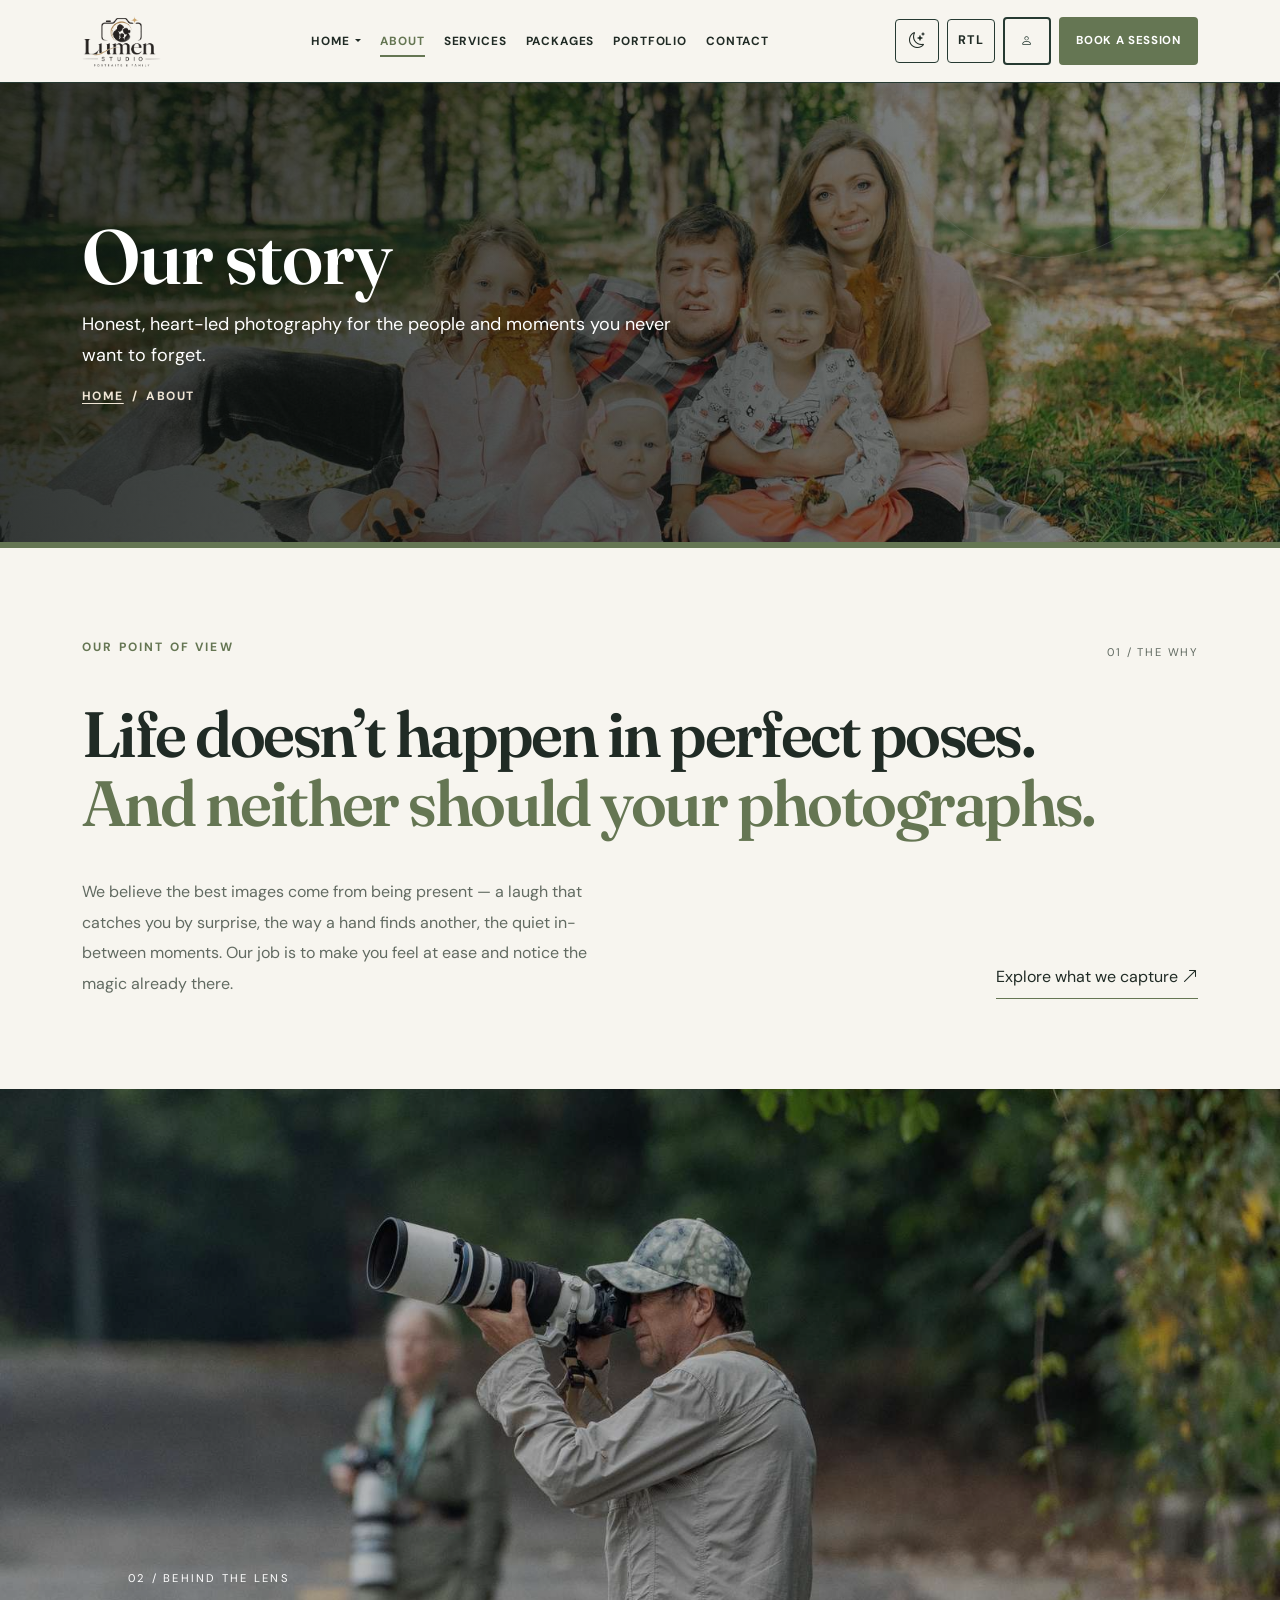
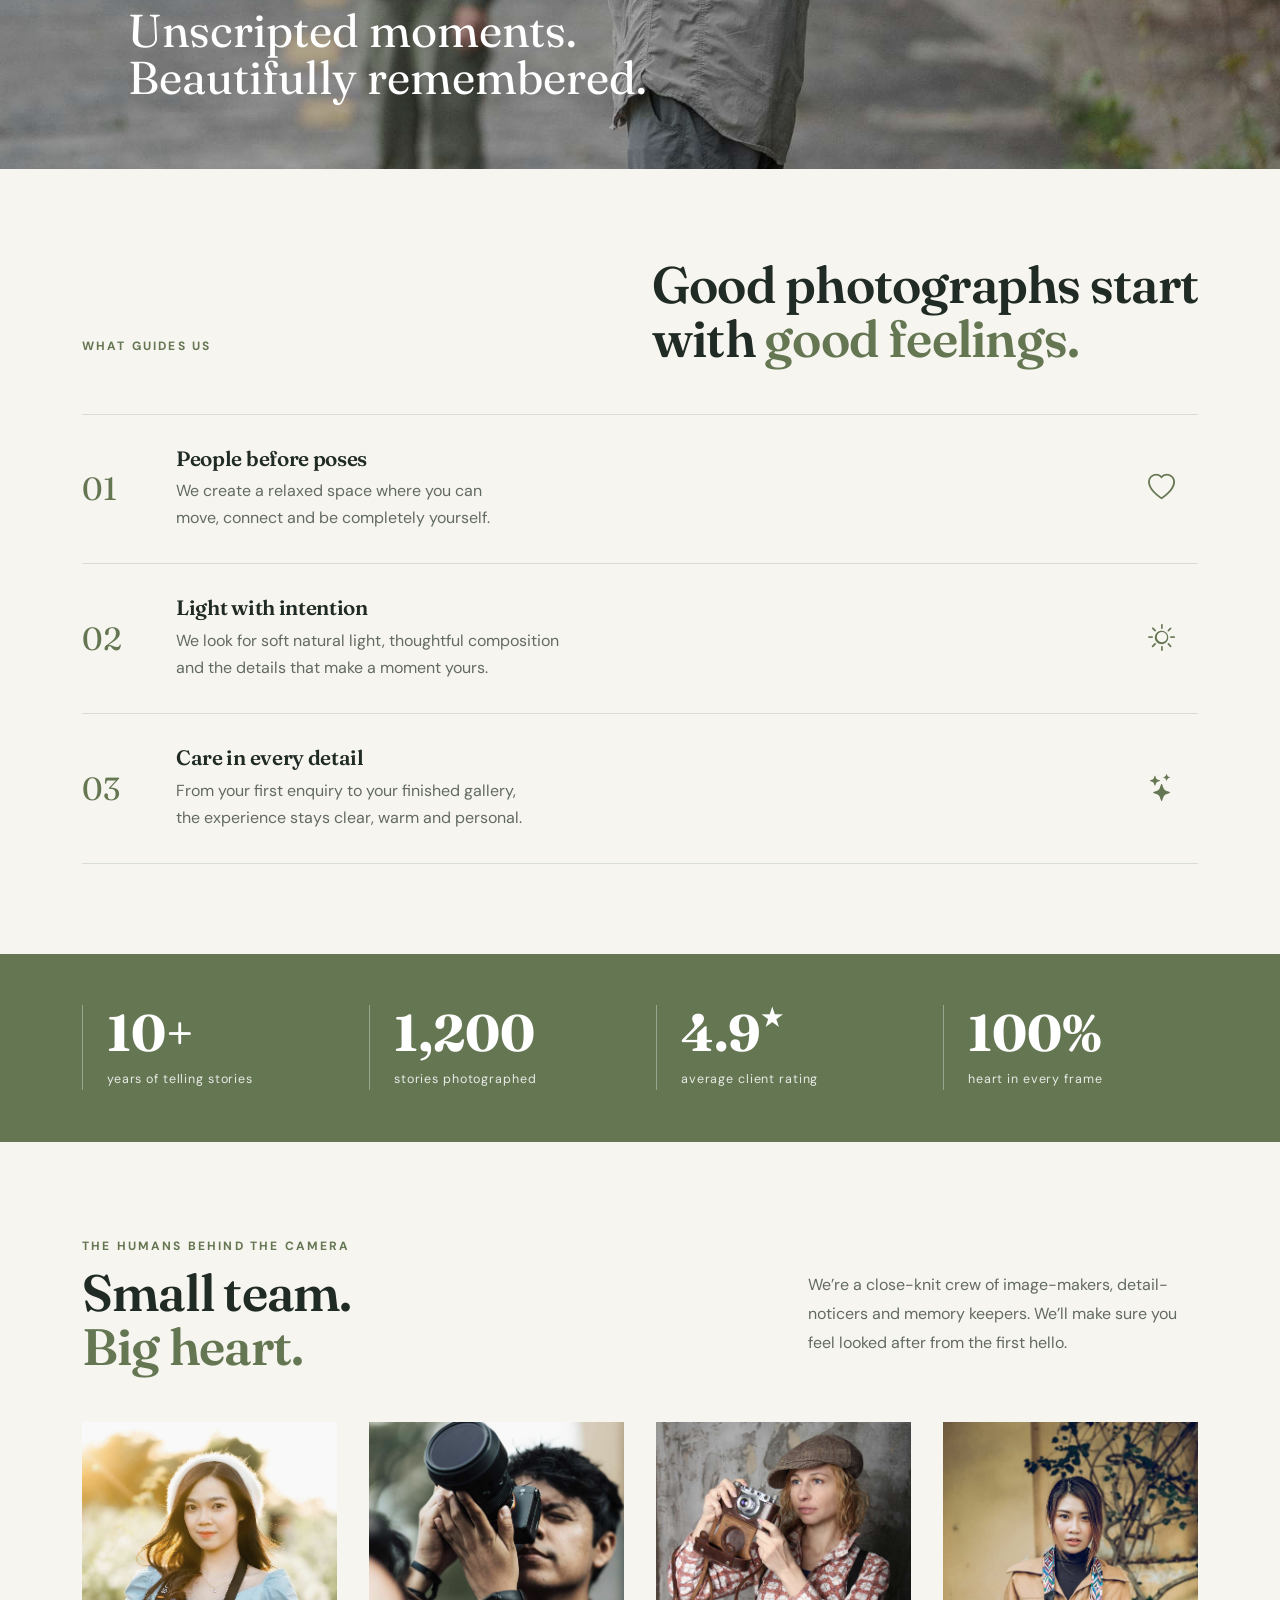
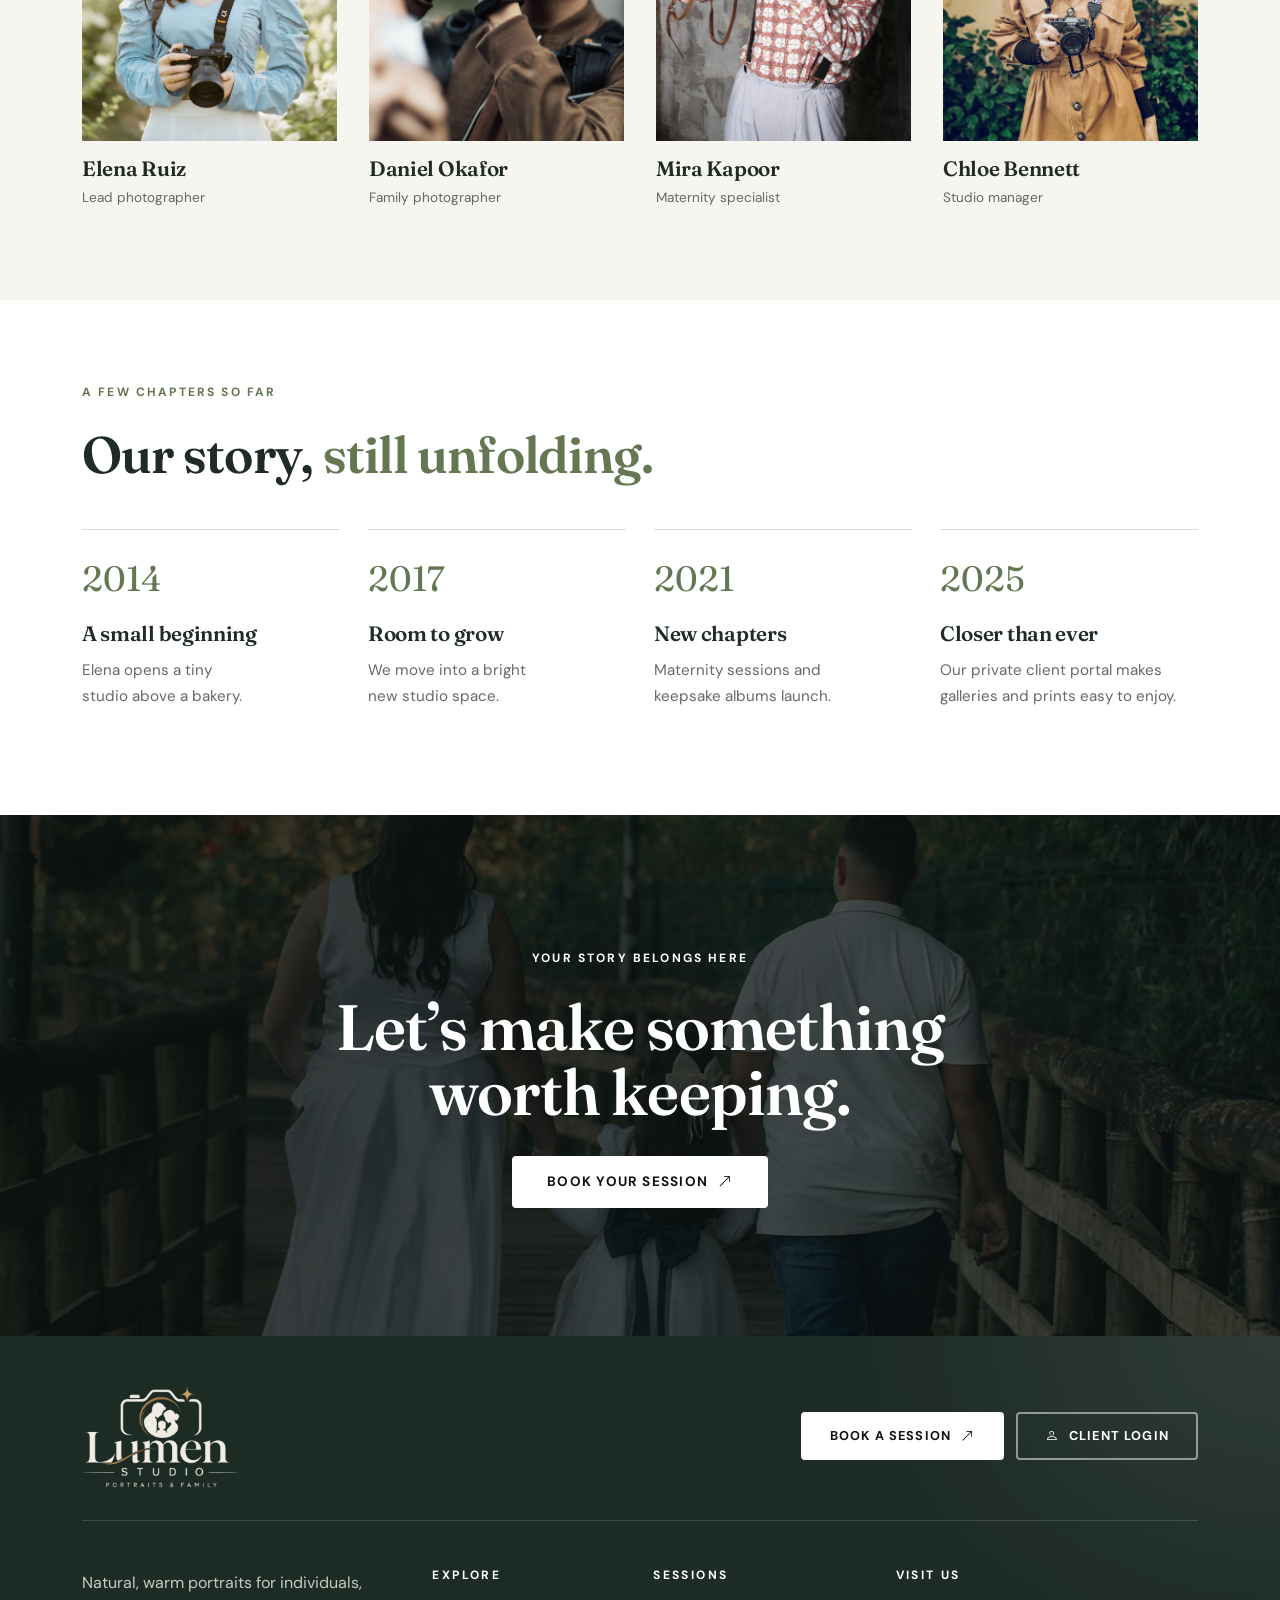
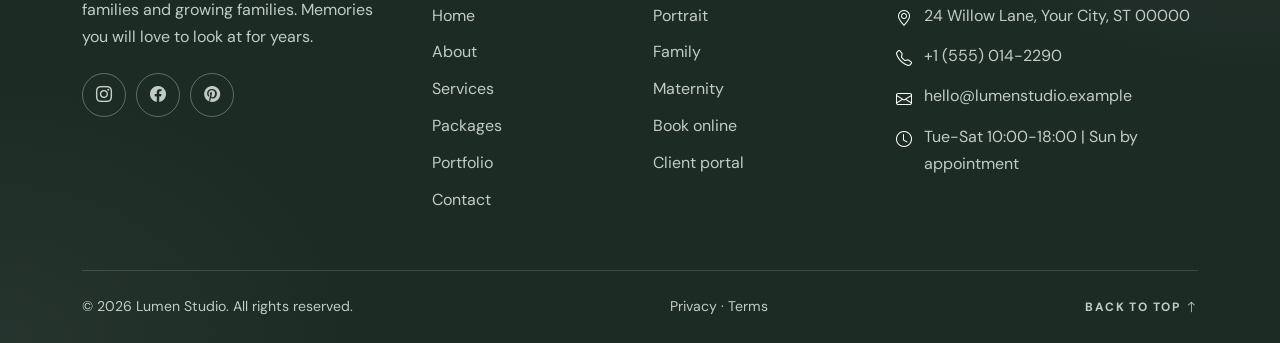
<file: pages/about.html>
<!DOCTYPE html>
<html lang="en" dir="ltr" data-theme="light">
<head>
  <meta charset="utf-8">
  <link rel="icon" href="../assets/favicon/favicon.ico" sizes="any">
  <link rel="icon" type="image/png" sizes="32x32" href="../assets/favicon/favicon-32.png">
  <link rel="icon" type="image/png" sizes="16x16" href="../assets/favicon/favicon-16.png">
  <link rel="icon" type="image/png" sizes="192x192" href="../assets/favicon/favicon-192.png">
  <link rel="apple-touch-icon" href="../assets/favicon/apple-touch-icon.png">
  <meta name="viewport" content="width=device-width, initial-scale=1">
  <title>About Lumen Studio | Our Story and Photographers</title>
  <meta name="description" content="Meet the photographers behind Lumen Studio. Learn our story, our relaxed approach to portraits, family and maternity sessions, and what makes us different.">
  <!-- TODO: replace example.com with your real domain -->
  <meta property="og:title" content="About Lumen Studio | Our Story and Photographers">
  <meta property="og:description" content="Meet the photographers behind Lumen Studio. Learn our story, our relaxed approach to portraits, family and maternity sessions, and what makes us different.">
  <meta property="og:type" content="website">
  <meta property="og:image" content="https://images.unsplash.com/photo-1761839258657-457dda39b5cc?auto=format&fit=crop&w=1200&h=630&q=70">
  <meta name="theme-color" content="#14110f">
  <link rel="preconnect" href="https://fonts.googleapis.com">
  <link rel="preconnect" href="https://fonts.gstatic.com" crossorigin>
  <link href="https://fonts.googleapis.com/css2?family=DM+Sans:wght@400;500;700&family=Fraunces:ital,opsz,wght@0,9..144,500;0,9..144,600;0,9..144,700;1,9..144,400&display=swap" rel="stylesheet">
  <link href="https://cdn.jsdelivr.net/npm/bootstrap@5.3.3/dist/css/bootstrap.min.css" rel="stylesheet">
  <link href="https://cdn.jsdelivr.net/npm/bootstrap-icons@1.11.3/font/bootstrap-icons.min.css" rel="stylesheet">
  <link href="../assets/css/style.css" rel="stylesheet">
  <link href="../assets/css/dark-mode.css" rel="stylesheet">
  <link href="../assets/css/rtl.css" rel="stylesheet">
  <script>try{var t=localStorage.getItem('theme')||(matchMedia('(prefers-color-scheme: dark)').matches?'dark':'light');document.documentElement.setAttribute('data-theme',t);var d=localStorage.getItem('dir');if(d)document.documentElement.setAttribute('dir',d);}catch(e){}</script>
</head>
<body class="about-page">
  <a class="skip-link" href="#main">Skip to main content</a>
  <!-- HEADER -->
  <header id="site-header" class="site-header">
    <nav class="navbar navbar-expand-xl" aria-label="Main navigation">
      <div class="container">
        <a class="navbar-brand" href="index.html" aria-label="Lumen Studio, home"><img class="logo-img logo-on-light" src="../assets/logo/lumen-logo.png" alt="" width="900" height="592"><img class="logo-img logo-on-dark" src="../assets/logo/lumen-logo-light.png" alt="" width="900" height="592"></a>
        <button class="navbar-toggler icon-btn" type="button" data-bs-toggle="collapse" data-bs-target="#mainNav" aria-controls="mainNav" aria-expanded="false" aria-label="Open menu"><i class="bi bi-list"></i></button>
        <div class="collapse navbar-collapse" id="mainNav">
          <ul class="navbar-nav mx-auto">
            <li class="nav-item dropdown">
              <a class="nav-link dropdown-toggle" href="index.html" role="button" data-bs-toggle="dropdown" aria-expanded="false">Home</a>
              <ul class="dropdown-menu">
                <li><a class="dropdown-item" href="index.html"><span class="di-num">01</span><span><strong>Home 1</strong><small>Classic: gallery, packages, FAQ</small></span></a></li>
                <li><a class="dropdown-item" href="index-2.html"><span class="di-num">02</span><span><strong>Home 2</strong><small>Editorial: team, stories, before/after</small></span></a></li>
              </ul>
            </li>
            <li class="nav-item"><a class="nav-link active" aria-current="page" href="about.html">About</a></li>
            <li class="nav-item"><a class="nav-link" href="services.html">Services</a></li>
            <li class="nav-item"><a class="nav-link" href="packages.html">Packages</a></li>
            <li class="nav-item"><a class="nav-link" href="portfolio.html">Portfolio</a></li>
            <li class="nav-item"><a class="nav-link" href="contact.html">Contact</a></li>
          </ul>
          <div class="nav-actions d-flex align-items-center gap-2 py-2">
            <button class="icon-btn" data-action="theme" type="button" aria-label="Switch dark or light mode"><i class="bi bi-moon-stars"></i></button>
            <button class="icon-btn dir-btn" data-action="dir" type="button" aria-label="Switch text direction (left to right or right to left)"><span class="dir-label">RTL</span></button>
            <a class="btn btn-outline-primary btn-login" href="login.html" aria-label="Client login" title="Client login"><i class="bi bi-person"></i><span class="btn-label">Client Login</span></a>
            <a class="btn btn-accent" href="booking.html">Book a Session</a>
          </div>
        </div>
      </div>
    </nav>
  </header>
  <main id="main" class="about-redesign">
    <section class="page-hero" style="background-image: url('../assets/images/family8.jpg')">
      <div class="container">
        <h1>Our story</h1>
        <p class="lead mb-3">Honest, heart-led photography for the people and moments you never want to forget.</p>
        <nav aria-label="Breadcrumb"><ol class="breadcrumb"><li class="breadcrumb-item"><a href="index.html">Home</a></li><li class="breadcrumb-item active" aria-current="page">About</li></ol></nav>
      </div>
    </section>

    <section class="about-manifesto section">
      <div class="container">
        <div class="manifesto-top"><span class="eyebrow">Our point of view</span><span class="manifesto-index">01 / THE WHY</span></div>
        <h2>Life doesn’t happen in perfect poses. <em>And neither should your photographs.</em></h2>
        <div class="manifesto-bottom"><p>We believe the best images come from being present — a laugh that catches you by surprise, the way a hand finds another, the quiet in-between moments. Our job is to make you feel at ease and notice the magic already there.</p><a class="text-link" href="services.html">Explore what we capture <i class="bi bi-arrow-up-right"></i></a></div>
      </div>
    </section>

    <section class="about-image-story">
      <div class="about-image-story-photo"><img loading="lazy" src="../assets/images/lens.jpg" alt="Photographer working with natural window light"></div>
      <div class="about-image-story-caption"><span>02 / BEHIND THE LENS</span><p>Unscripted moments.<br><em>Beautifully remembered.</em></p></div>
    </section>

    <section class="section about-values-redesign">
      <div class="container">
        <div class="about-section-heading"><span class="eyebrow">What guides us</span><h2>Good photographs start<br>with <em>good feelings.</em></h2></div>
        <div class="about-value-list">
          <article><span>01</span><div><h3>People before poses</h3><p>We create a relaxed space where you can move, connect and be completely yourself.</p></div><i class="bi bi-heart"></i></article>
          <article><span>02</span><div><h3>Light with intention</h3><p>We look for soft natural light, thoughtful composition and the details that make a moment yours.</p></div><i class="bi bi-sun"></i></article>
          <article><span>03</span><div><h3>Care in every detail</h3><p>From your first enquiry to your finished gallery, the experience stays clear, warm and personal.</p></div><i class="bi bi-stars"></i></article>
        </div>
      </div>
    </section>

    <section class="about-numbers">
      <div class="container">
        <div><strong>10+</strong><span>years of telling stories</span></div>
        <div><strong>1,200</strong><span>stories photographed</span></div>
        <div><strong>4.9<span class="number-star">★</span></strong><span>average client rating</span></div>
        <div><strong>100%</strong><span>heart in every frame</span></div>
      </div>
    </section>

    <section class="section about-team-redesign">
      <div class="container">
        <div class="team-heading"><div><span class="eyebrow">The humans behind the camera</span><h2>Small team.<br><em>Big heart.</em></h2></div><p>We’re a close-knit crew of image-makers, detail-noticers and memory keepers. We’ll make sure you feel looked after from the first hello.</p></div>
        <div class="row g-4">
          <div class="col-sm-6 col-lg-3"><article class="about-person"><img loading="lazy" src="../assets/images/Elena Ruiz.jpg" alt="Elena Ruiz, lead photographer"><h3>Elena Ruiz</h3><span>Lead photographer</span></article></div>
          <div class="col-sm-6 col-lg-3"><article class="about-person"><img loading="lazy" src="../assets/images/Daniel Okafor.jpg" alt="Daniel Okafor, family photographer"><h3>Daniel Okafor</h3><span>Family photographer</span></article></div>
          <div class="col-sm-6 col-lg-3"><article class="about-person"><img loading="lazy" src="../assets/images/Mira Kapoor.jpg" alt="Mira Kapoor, maternity specialist"><h3>Mira Kapoor</h3><span>Maternity specialist</span></article></div>
          <div class="col-sm-6 col-lg-3"><article class="about-person"><img loading="lazy" src="../assets/images/Chloe Bennett.jpg" alt="Chloe Bennett, studio manager"><h3>Chloe Bennett</h3><span>Studio manager</span></article></div>
        </div>
      </div>
    </section>

    <section class="about-timeline section">
      <div class="container">
        <span class="eyebrow">A few chapters so far</span><h2>Our story, <em>still unfolding.</em></h2>
        <div class="timeline-track">
          <article><span>2014</span><h3>A small beginning</h3><p>Elena opens a tiny studio above a bakery.</p></article>
          <article><span>2017</span><h3>Room to grow</h3><p>We move into a bright new studio space.</p></article>
          <article><span>2021</span><h3>New chapters</h3><p>Maternity sessions and keepsake albums launch.</p></article>
          <article><span>2025</span><h3>Closer than ever</h3><p>Our private client portal makes galleries and prints easy to enjoy.</p></article>
        </div>
      </div>
    </section>
    <section class="about-last-call" style="background-image:url('../assets/images/cta1.jpg')"><div class="container"><span class="eyebrow">Your story belongs here</span><h2>Let’s make something<br><em>worth keeping.</em></h2><a class="btn btn-accent btn-lg" href="booking.html">Book your session <i class="bi bi-arrow-up-right"></i></a></div></section>
  </main>
  <!-- FOOTER -->
  <footer id="site-footer" class="site-footer">
    <div class="container">
      <div class="footer-top">
        <a class="footer-brand" href="index.html" aria-label="Lumen Studio, home"><img class="logo-img logo-always-light" src="../assets/logo/lumen-logo-light.png" alt="" width="900" height="592"></a>
        <div class="footer-top-actions">
          <a class="btn btn-footer-solid" href="booking.html">Book a Session <i class="bi bi-arrow-up-right"></i></a>
          <a class="btn btn-footer-line" href="login.html"><i class="bi bi-person"></i> Client Login</a>
        </div>
      </div>
      <div class="footer-grid">
        <div class="fg-about">
          <p>Natural, warm portraits for individuals, families and growing families. Memories you will love to look at for years.</p>
          <div class="social" aria-label="Social media">
            <a href="#" aria-label="Instagram"><i class="bi bi-instagram"></i></a>
            <a href="#" aria-label="Facebook"><i class="bi bi-facebook"></i></a>
            <a href="#" aria-label="Pinterest"><i class="bi bi-pinterest"></i></a>
          </div>
        </div>
        <nav aria-label="Footer navigation">
          <h5>Explore</h5>
          <ul>
            <li><a href="index.html">Home</a></li>
            <li><a href="about.html">About</a></li>
            <li><a href="services.html">Services</a></li>
            <li><a href="packages.html">Packages</a></li>
            <li><a href="portfolio.html">Portfolio</a></li>
            <li><a href="contact.html">Contact</a></li>
          </ul>
        </nav>
        <nav aria-label="Session types">
          <h5>Sessions</h5>
          <ul>
            <li><a href="service-details.html?type=portrait">Portrait</a></li>
            <li><a href="service-details.html?type=family">Family</a></li>
            <li><a href="service-details.html?type=maternity">Maternity</a></li>
            <li><a href="booking.html">Book online</a></li>
            <li><a href="login.html">Client portal</a></li>
          </ul>
        </nav>
        <div>
          <h5>Visit us</h5>
          <ul class="footer-contact">
            <li><i class="bi bi-geo-alt"></i><address class="mb-0">24 Willow Lane, Your City, ST 00000</address></li>
            <li><i class="bi bi-telephone"></i><a href="tel:+15550142290">+1 (555) 014-2290</a></li>
            <li><i class="bi bi-envelope"></i><a href="mailto:hello@lumenstudio.example">hello@lumenstudio.example</a></li>
            <li><i class="bi bi-clock"></i><span>Tue-Sat 10:00-18:00 | Sun by appointment</span></li>
          </ul>
        </div>
      </div>
      <div class="footer-bottom">
        <span>&copy; <span id="year">2026</span> Lumen Studio. All rights reserved.</span>
        <span><a href="404.html">Privacy</a> &middot; <a href="404.html">Terms</a></span>
        <a class="to-top" href="#main">Back to top <i class="bi bi-arrow-up"></i></a>
      </div>
    </div>
  </footer>
  <script src="https://cdn.jsdelivr.net/npm/bootstrap@5.3.3/dist/js/bootstrap.bundle.min.js"></script>
  <script src="../assets/js/main.js"></script>
</body>
</html>
</file>
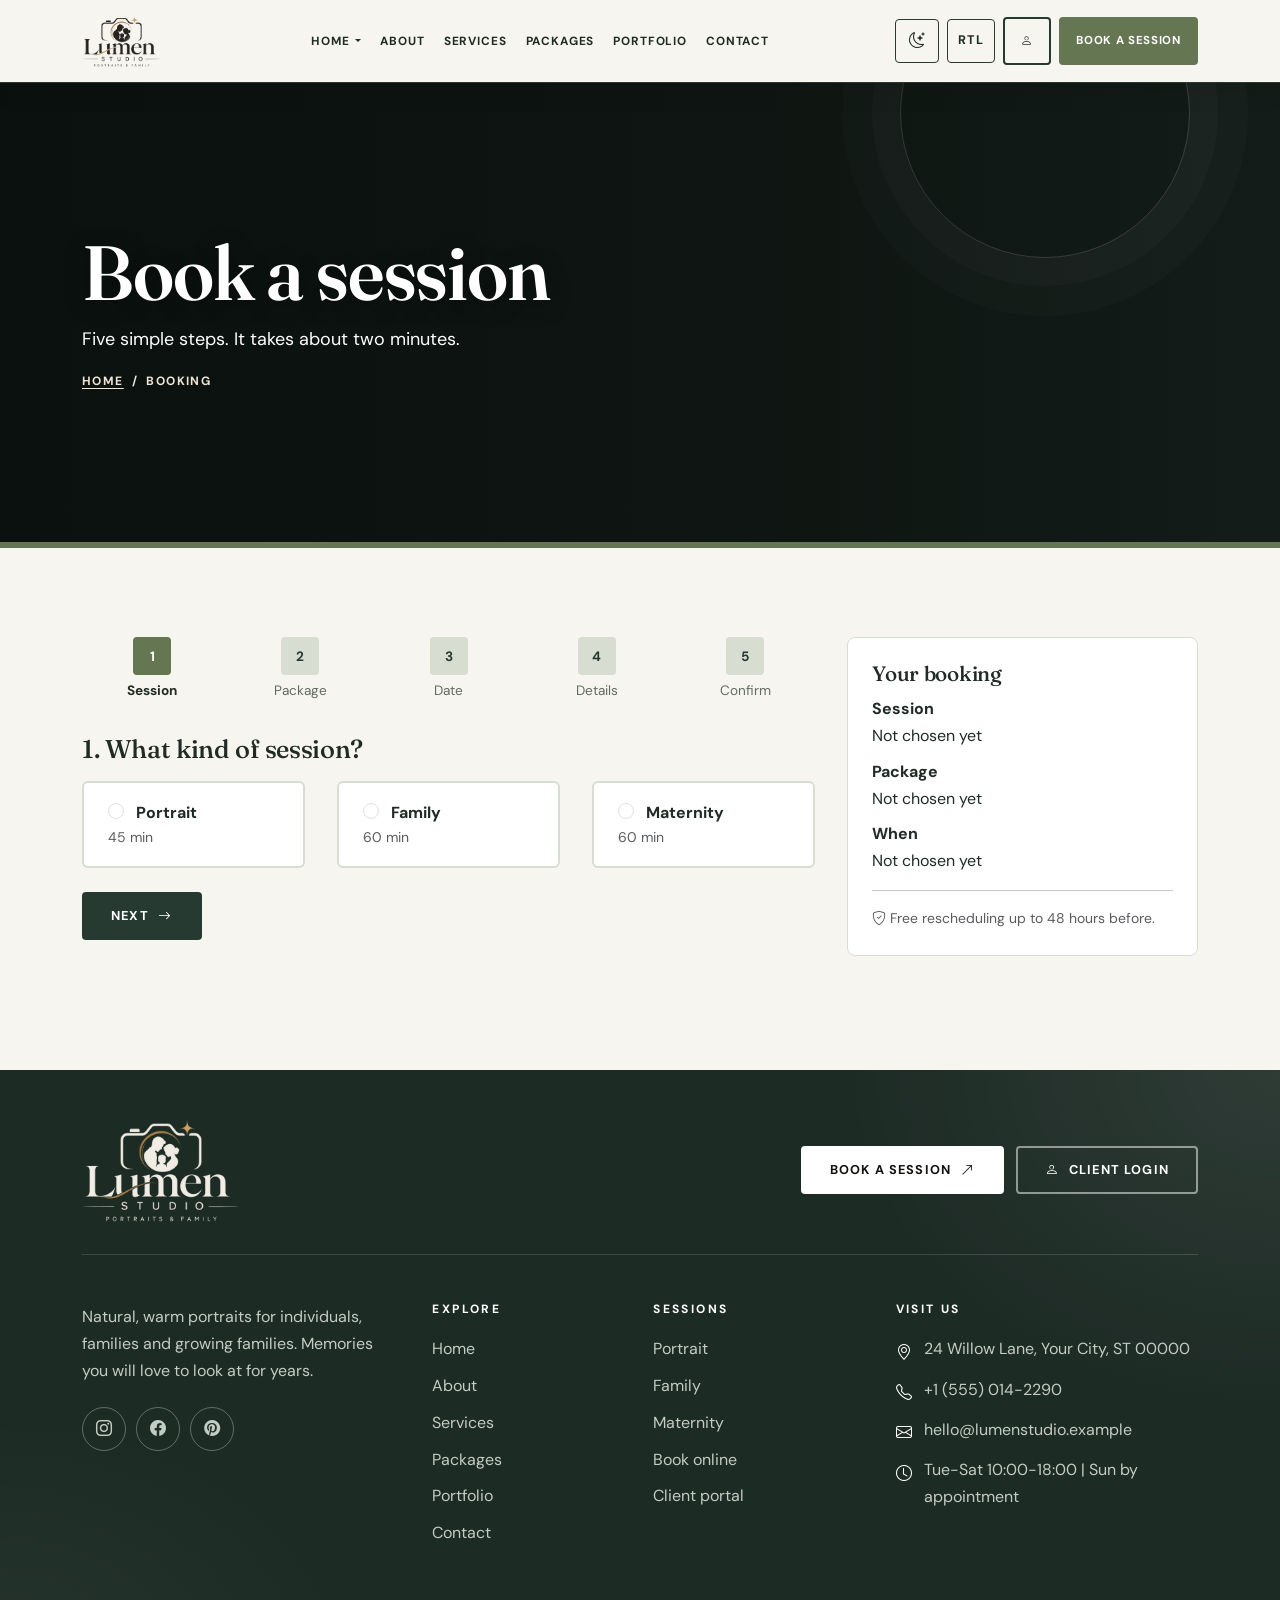
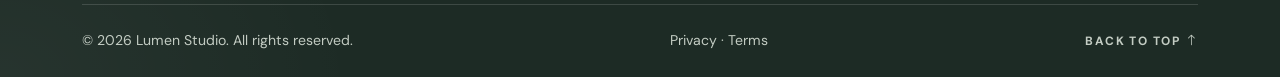
<file: pages/booking.html>
<!DOCTYPE html>
<html lang="en" dir="ltr" data-theme="light">
<head>
  <meta charset="utf-8">
  <link rel="icon" href="../assets/favicon/favicon.ico" sizes="any">
  <link rel="icon" type="image/png" sizes="32x32" href="../assets/favicon/favicon-32.png">
  <link rel="icon" type="image/png" sizes="16x16" href="../assets/favicon/favicon-16.png">
  <link rel="icon" type="image/png" sizes="192x192" href="../assets/favicon/favicon-192.png">
  <link rel="apple-touch-icon" href="../assets/favicon/apple-touch-icon.png">
  <meta name="viewport" content="width=device-width, initial-scale=1">
  <title>Book a Photo Session | Lumen Studio</title>
  <meta name="description" content="Book your portrait, family or maternity photo session in five simple steps. Choose a session, pick a package, select a date and confirm your details online.">
  <!-- TODO: replace example.com with your real domain -->
  <meta property="og:title" content="Book a Photo Session | Lumen Studio">
  <meta property="og:description" content="Book your portrait, family or maternity photo session in five simple steps. Choose a session, pick a package, select a date and confirm your details online.">
  <meta property="og:type" content="website">
  <meta property="og:image" content="https://images.unsplash.com/photo-1761839258657-457dda39b5cc?auto=format&fit=crop&w=1200&h=630&q=70">
  <meta name="theme-color" content="#14110f">
  <link rel="preconnect" href="https://fonts.googleapis.com">
  <link rel="preconnect" href="https://fonts.gstatic.com" crossorigin>
  <link href="https://fonts.googleapis.com/css2?family=DM+Sans:wght@400;500;700&family=Fraunces:ital,opsz,wght@0,9..144,500;0,9..144,600;0,9..144,700;1,9..144,400&display=swap" rel="stylesheet">
  <link href="https://cdn.jsdelivr.net/npm/bootstrap@5.3.3/dist/css/bootstrap.min.css" rel="stylesheet">
  <link href="https://cdn.jsdelivr.net/npm/bootstrap-icons@1.11.3/font/bootstrap-icons.min.css" rel="stylesheet">
  <link href="../assets/css/style.css" rel="stylesheet">
  <link href="../assets/css/dark-mode.css" rel="stylesheet">
  <link href="../assets/css/rtl.css" rel="stylesheet">
  <script>try{var t=localStorage.getItem('theme')||(matchMedia('(prefers-color-scheme: dark)').matches?'dark':'light');document.documentElement.setAttribute('data-theme',t);var d=localStorage.getItem('dir');if(d)document.documentElement.setAttribute('dir',d);}catch(e){}</script>
</head>
<body>
  <a class="skip-link" href="#main">Skip to main content</a>
  <!-- HEADER -->
  <header id="site-header" class="site-header">
    <nav class="navbar navbar-expand-xl" aria-label="Main navigation">
      <div class="container">
        <a class="navbar-brand" href="index.html" aria-label="Lumen Studio, home"><img class="logo-img logo-on-light" src="../assets/logo/lumen-logo.png" alt="" width="900" height="592"><img class="logo-img logo-on-dark" src="../assets/logo/lumen-logo-light.png" alt="" width="900" height="592"></a>
        <button class="navbar-toggler icon-btn" type="button" data-bs-toggle="collapse" data-bs-target="#mainNav" aria-controls="mainNav" aria-expanded="false" aria-label="Open menu"><i class="bi bi-list"></i></button>
        <div class="collapse navbar-collapse" id="mainNav">
          <ul class="navbar-nav mx-auto">
            <li class="nav-item dropdown">
              <a class="nav-link dropdown-toggle" href="index.html" role="button" data-bs-toggle="dropdown" aria-expanded="false">Home</a>
              <ul class="dropdown-menu">
                <li><a class="dropdown-item" href="index.html"><span class="di-num">01</span><span><strong>Home 1</strong><small>Classic: gallery, packages, FAQ</small></span></a></li>
                <li><a class="dropdown-item" href="index-2.html"><span class="di-num">02</span><span><strong>Home 2</strong><small>Editorial: team, stories, before/after</small></span></a></li>
              </ul>
            </li>
            <li class="nav-item"><a class="nav-link" href="about.html">About</a></li>
            <li class="nav-item"><a class="nav-link" href="services.html">Services</a></li>
            <li class="nav-item"><a class="nav-link" href="packages.html">Packages</a></li>
            <li class="nav-item"><a class="nav-link" href="portfolio.html">Portfolio</a></li>
            <li class="nav-item"><a class="nav-link" href="contact.html">Contact</a></li>
          </ul>
          <div class="nav-actions d-flex align-items-center gap-2 py-2">
            <button class="icon-btn" data-action="theme" type="button" aria-label="Switch dark or light mode"><i class="bi bi-moon-stars"></i></button>
            <button class="icon-btn dir-btn" data-action="dir" type="button" aria-label="Switch text direction (left to right or right to left)"><span class="dir-label">RTL</span></button>
            <a class="btn btn-outline-primary btn-login" href="login.html" aria-label="Client login" title="Client login"><i class="bi bi-person"></i><span class="btn-label">Client Login</span></a>
            <a class="btn btn-accent" href="booking.html">Book a Session</a>
          </div>
        </div>
      </div>
    </nav>
  </header>
  <main id="main">
    <!-- PAGE TITLE -->
    <section class="page-hero" style="--hero-img:url('https://images.unsplash.com/photo-1763106377335-578cf40ce82e?auto=format&fit=crop&w=1900&q=70')">
      <div class="container">
        <h1>Book a session</h1>
        <p class="lead mb-3">Five simple steps. It takes about two minutes.</p>
        <nav aria-label="Breadcrumb"><ol class="breadcrumb"><li class="breadcrumb-item"><a href="index.html">Home</a></li><li class="breadcrumb-item active" aria-current="page">Booking</li></ol></nav>
      </div>
    </section>
    <section class="section"><div class="container"><div class="row g-5">
      <div class="col-lg-8" id="booking-wizard">
        <ol class="progress-steps list-unstyled" aria-label="Booking progress"><li class="ps"><div class="dot">1</div>Session</li><li class="ps"><div class="dot">2</div>Package</li><li class="ps"><div class="dot">3</div>Date</li><li class="ps"><div class="dot">4</div>Details</li><li class="ps"><div class="dot">5</div>Confirm</li></ol>
        <h2 id="wiz-title" tabindex="-1" class="h4 visually-hidden">Booking steps</h2>
        <div class="wiz-step"><h3 class="h4 mb-3">1. What kind of session?</h3><div class="row g-3"><div class="col-md-4"><label class="choice h-100"><input class="form-check-input me-2" type="radio" name="type" value="portrait" data-label="Portrait"> <strong>Portrait</strong><span class="d-block small text-muted">45 min</span></label></div><div class="col-md-4"><label class="choice h-100"><input class="form-check-input me-2" type="radio" name="type" value="family" data-label="Family"> <strong>Family</strong><span class="d-block small text-muted">60 min</span></label></div><div class="col-md-4"><label class="choice h-100"><input class="form-check-input me-2" type="radio" name="type" value="maternity" data-label="Maternity"> <strong>Maternity</strong><span class="d-block small text-muted">60 min</span></label></div></div><p class="step-error text-danger mt-3" role="alert" hidden></p><div class="mt-4"><button class="btn btn-primary" data-next type="button">Next <i class="bi bi-arrow-right"></i></button></div></div>
        <div class="wiz-step" hidden><h3 class="h4 mb-3">2. Choose a package</h3><div class="row g-3"><div class="col-md-4"><label class="choice h-100"><input class="form-check-input me-2" type="radio" name="pack" value="essential" data-label="Essential"> <strong>Essential</strong><span class="d-block small text-muted">10 photos</span></label></div><div class="col-md-4"><label class="choice h-100"><input class="form-check-input me-2" type="radio" name="pack" value="signature" data-label="Signature"> <strong>Signature</strong><span class="d-block small text-muted">25 photos</span></label></div><div class="col-md-4"><label class="choice h-100"><input class="form-check-input me-2" type="radio" name="pack" value="premium" data-label="Premium"> <strong>Premium</strong><span class="d-block small text-muted">50 photos + album</span></label></div></div><p class="step-error text-danger mt-3" role="alert" hidden></p><div class="mt-4 d-flex gap-2"><button class="btn btn-outline-primary" data-prev type="button">Back</button><button class="btn btn-primary" data-next type="button">Next <i class="bi bi-arrow-right"></i></button></div></div>
        <div class="wiz-step" hidden><h3 class="h4 mb-3">3. Pick a date and time</h3>
          <!-- TODO: embed Calendly / Cal.com / Google Calendar here -->
          <div id="calendar-placeholder" class="mb-3 small text-muted">Calendar integration point: replace this block with your booking calendar embed.</div>
          <div class="row g-3"><div class="col-sm-6"><label class="form-label" for="b-date">Date</label><input class="form-control" type="date" id="b-date"></div><div class="col-sm-6"><label class="form-label" for="b-time">Time</label><select class="form-select" id="b-time"><option value="">Choose a time</option><option>10:00</option><option>11:00</option><option>12:00</option><option>14:00</option><option>15:00</option><option>16:00</option><option>17:00</option></select></div></div>
          <p class="step-error text-danger mt-3" role="alert" hidden></p><div class="mt-4 d-flex gap-2"><button class="btn btn-outline-primary" data-prev type="button">Back</button><button class="btn btn-primary" data-next type="button">Next <i class="bi bi-arrow-right"></i></button></div></div>
        <div class="wiz-step" hidden><h3 class="h4 mb-3">4. Your details</h3>
          <form id="details-form" data-validate class="row g-3" novalidate>
            <div class="col-sm-6"><label class="form-label" for="d-name">Full name</label><input class="form-control" id="d-name" required autocomplete="name"></div>
            <div class="col-sm-6"><label class="form-label" for="d-email">Email</label><input class="form-control" id="d-email" type="email" required autocomplete="email"></div>
            <div class="col-sm-6"><label class="form-label" for="d-phone">Phone</label><input class="form-control" id="d-phone" type="tel" required autocomplete="tel"></div>
            <div class="col-sm-6"><label class="form-label" for="d-people">How many people?</label><select class="form-select" id="d-people"><option>1-2</option><option>3-4</option><option>5+</option></select></div>
            <div class="col-12"><label class="form-label" for="d-notes">Anything we should know? (optional)</label><textarea class="form-control" id="d-notes" rows="3" placeholder="e.g. a toddler who loves bubbles"></textarea></div>
          </form>
          <p class="step-error text-danger mt-3" role="alert" hidden></p><div class="mt-4 d-flex gap-2"><button class="btn btn-outline-primary" data-prev type="button">Back</button><button class="btn btn-primary" data-next type="button">Next <i class="bi bi-arrow-right"></i></button></div></div>
        <div class="wiz-step" hidden><div class="text-center py-4" role="status"><div class="icon-circle mx-auto" style="background:#dff3e6;color:#1d5a37"><i class="bi bi-check-lg"></i></div><h3 class="h3">You are all set!</h3><p>We sent a confirmation to your email. You can manage this booking any time from your client dashboard.</p><a class="btn btn-primary" href="login.html">Go to client portal</a> <a class="btn btn-outline-primary" href="index.html">Back to home</a></div></div>
        <!-- final submit: TODO send booking data to your backend / Formspree here -->
      </div>
      <aside class="col-lg-4"><div class="panel-box" style="position:sticky;top:100px"><h2 class="h5">Your booking</h2><dl class="mb-0"><dt>Session</dt><dd id="sum-type">Not chosen yet</dd><dt>Package</dt><dd id="sum-pack">Not chosen yet</dd><dt>When</dt><dd id="sum-when">Not chosen yet</dd></dl><hr><p class="small text-muted mb-0"><i class="bi bi-shield-check"></i> Free rescheduling up to 48 hours before.</p></div></aside>
    </div></div></section>
  </main>
  <!-- FOOTER -->
  <footer id="site-footer" class="site-footer">
    <div class="container">
      <div class="footer-top">
        <a class="footer-brand" href="index.html" aria-label="Lumen Studio, home"><img class="logo-img logo-always-light" src="../assets/logo/lumen-logo-light.png" alt="" width="900" height="592"></a>
        <div class="footer-top-actions">
          <a class="btn btn-footer-solid" href="booking.html">Book a Session <i class="bi bi-arrow-up-right"></i></a>
          <a class="btn btn-footer-line" href="login.html"><i class="bi bi-person"></i> Client Login</a>
        </div>
      </div>
      <div class="footer-grid">
        <div class="fg-about">
          <p>Natural, warm portraits for individuals, families and growing families. Memories you will love to look at for years.</p>
          <div class="social" aria-label="Social media">
            <a href="#" aria-label="Instagram"><i class="bi bi-instagram"></i></a>
            <a href="#" aria-label="Facebook"><i class="bi bi-facebook"></i></a>
            <a href="#" aria-label="Pinterest"><i class="bi bi-pinterest"></i></a>
          </div>
        </div>
        <nav aria-label="Footer navigation">
          <h5>Explore</h5>
          <ul>
            <li><a href="index.html">Home</a></li>
            <li><a href="about.html">About</a></li>
            <li><a href="services.html">Services</a></li>
            <li><a href="packages.html">Packages</a></li>
            <li><a href="portfolio.html">Portfolio</a></li>
            <li><a href="contact.html">Contact</a></li>
          </ul>
        </nav>
        <nav aria-label="Session types">
          <h5>Sessions</h5>
          <ul>
            <li><a href="service-details.html?type=portrait">Portrait</a></li>
            <li><a href="service-details.html?type=family">Family</a></li>
            <li><a href="service-details.html?type=maternity">Maternity</a></li>
            <li><a href="booking.html">Book online</a></li>
            <li><a href="login.html">Client portal</a></li>
          </ul>
        </nav>
        <div>
          <h5>Visit us</h5>
          <ul class="footer-contact">
            <li><i class="bi bi-geo-alt"></i><address class="mb-0">24 Willow Lane, Your City, ST 00000</address></li>
            <li><i class="bi bi-telephone"></i><a href="tel:+15550142290">+1 (555) 014-2290</a></li>
            <li><i class="bi bi-envelope"></i><a href="mailto:hello@lumenstudio.example">hello@lumenstudio.example</a></li>
            <li><i class="bi bi-clock"></i><span>Tue-Sat 10:00-18:00 | Sun by appointment</span></li>
          </ul>
        </div>
      </div>
      <div class="footer-bottom">
        <span>&copy; <span id="year">2026</span> Lumen Studio. All rights reserved.</span>
        <span><a href="404.html">Privacy</a> &middot; <a href="404.html">Terms</a></span>
        <a class="to-top" href="#main">Back to top <i class="bi bi-arrow-up"></i></a>
      </div>
    </div>
  </footer>
  <script src="https://cdn.jsdelivr.net/npm/bootstrap@5.3.3/dist/js/bootstrap.bundle.min.js"></script>
  <script src="../assets/js/main.js"></script>
</body>
</html>
</file>
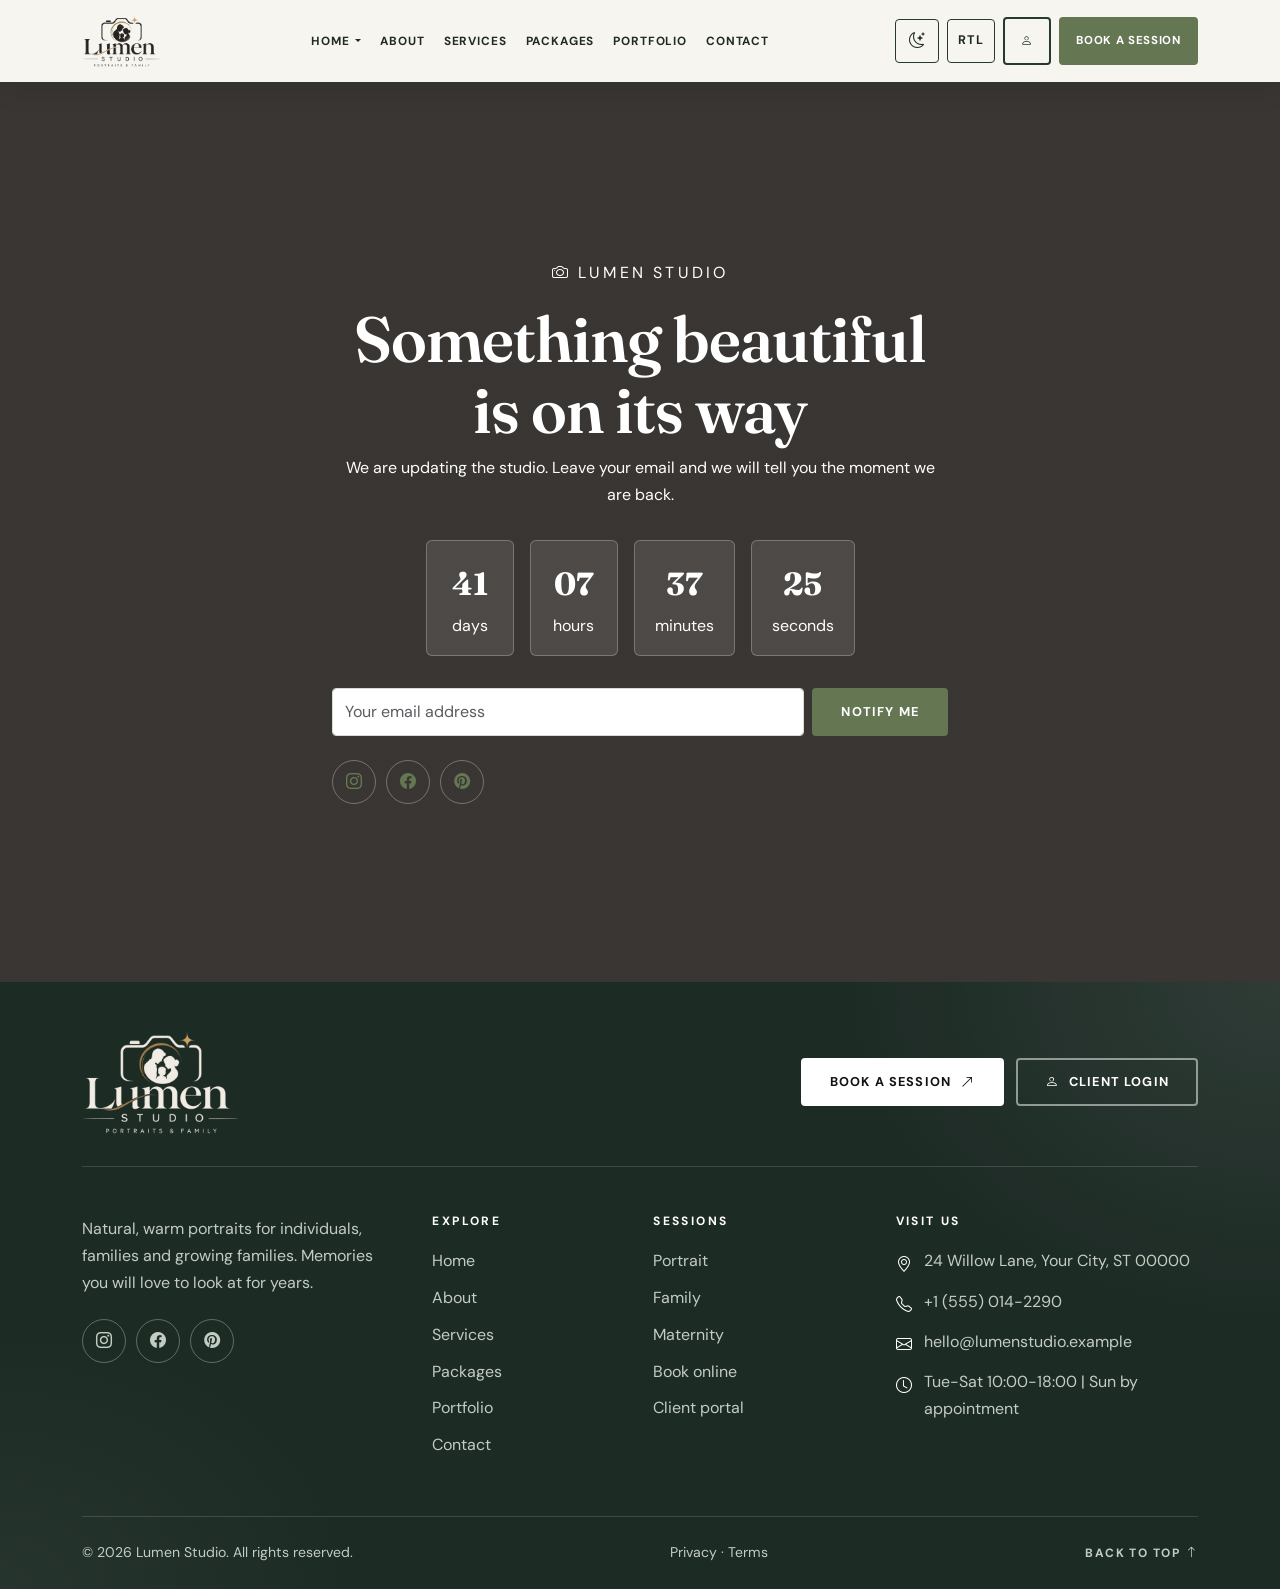
<file: pages/coming-soon.html>
<!DOCTYPE html>
<html lang="en" dir="ltr" data-theme="light">
<head>
  <meta charset="utf-8">
  <link rel="icon" href="../assets/favicon/favicon.ico" sizes="any">
  <link rel="icon" type="image/png" sizes="32x32" href="../assets/favicon/favicon-32.png">
  <link rel="icon" type="image/png" sizes="16x16" href="../assets/favicon/favicon-16.png">
  <link rel="icon" type="image/png" sizes="192x192" href="../assets/favicon/favicon-192.png">
  <link rel="apple-touch-icon" href="../assets/favicon/apple-touch-icon.png">
  <meta name="viewport" content="width=device-width, initial-scale=1">
  <title>Coming Soon | Lumen Studio</title>
  <meta name="description" content="Our new website is almost ready. Join the list to be the first to hear when we launch, and follow us on social media for sneak peeks of our latest work.">
  <!-- TODO: replace example.com with your real domain -->
  <meta property="og:title" content="Coming Soon | Lumen Studio">
  <meta property="og:description" content="Our new website is almost ready. Join the list to be the first to hear when we launch, and follow us on social media for sneak peeks of our latest work.">
  <meta property="og:type" content="website">
  <meta property="og:image" content="https://images.unsplash.com/photo-1761839258657-457dda39b5cc?auto=format&fit=crop&w=1200&h=630&q=70">
  <meta name="theme-color" content="#14110f">
  <link rel="preconnect" href="https://fonts.googleapis.com">
  <link rel="preconnect" href="https://fonts.gstatic.com" crossorigin>
  <link href="https://fonts.googleapis.com/css2?family=DM+Sans:wght@400;500;700&family=Fraunces:ital,opsz,wght@0,9..144,500;0,9..144,600;0,9..144,700;1,9..144,400&display=swap" rel="stylesheet">
  <link href="https://cdn.jsdelivr.net/npm/bootstrap@5.3.3/dist/css/bootstrap.min.css" rel="stylesheet">
  <link href="https://cdn.jsdelivr.net/npm/bootstrap-icons@1.11.3/font/bootstrap-icons.min.css" rel="stylesheet">
  <link href="../assets/css/style.css" rel="stylesheet">
  <link href="../assets/css/dark-mode.css" rel="stylesheet">
  <link href="../assets/css/rtl.css" rel="stylesheet">
  <script>try{var t=localStorage.getItem('theme')||(matchMedia('(prefers-color-scheme: dark)').matches?'dark':'light');document.documentElement.setAttribute('data-theme',t);var d=localStorage.getItem('dir');if(d)document.documentElement.setAttribute('dir',d);}catch(e){}</script>
</head>
<body>
  <a class="skip-link" href="#main">Skip to main content</a>
  <!-- HEADER -->
  <header id="site-header" class="site-header">
    <nav class="navbar navbar-expand-xl" aria-label="Main navigation">
      <div class="container">
        <a class="navbar-brand" href="index.html" aria-label="Lumen Studio, home"><img class="logo-img logo-on-light" src="../assets/logo/lumen-logo.png" alt="" width="900" height="592"><img class="logo-img logo-on-dark" src="../assets/logo/lumen-logo-light.png" alt="" width="900" height="592"></a>
        <button class="navbar-toggler icon-btn" type="button" data-bs-toggle="collapse" data-bs-target="#mainNav" aria-controls="mainNav" aria-expanded="false" aria-label="Open menu"><i class="bi bi-list"></i></button>
        <div class="collapse navbar-collapse" id="mainNav">
          <ul class="navbar-nav mx-auto">
            <li class="nav-item dropdown">
              <a class="nav-link dropdown-toggle" href="index.html" role="button" data-bs-toggle="dropdown" aria-expanded="false">Home</a>
              <ul class="dropdown-menu">
                <li><a class="dropdown-item" href="index.html"><span class="di-num">01</span><span><strong>Home 1</strong><small>Classic: gallery, packages, FAQ</small></span></a></li>
                <li><a class="dropdown-item" href="index-2.html"><span class="di-num">02</span><span><strong>Home 2</strong><small>Editorial: team, stories, before/after</small></span></a></li>
              </ul>
            </li>
            <li class="nav-item"><a class="nav-link" href="about.html">About</a></li>
            <li class="nav-item"><a class="nav-link" href="services.html">Services</a></li>
            <li class="nav-item"><a class="nav-link" href="packages.html">Packages</a></li>
            <li class="nav-item"><a class="nav-link" href="portfolio.html">Portfolio</a></li>
            <li class="nav-item"><a class="nav-link" href="contact.html">Contact</a></li>
          </ul>
          <div class="nav-actions d-flex align-items-center gap-2 py-2">
            <button class="icon-btn" data-action="theme" type="button" aria-label="Switch dark or light mode"><i class="bi bi-moon-stars"></i></button>
            <button class="icon-btn dir-btn" data-action="dir" type="button" aria-label="Switch text direction (left to right or right to left)"><span class="dir-label">RTL</span></button>
            <a class="btn btn-outline-primary btn-login" href="login.html" aria-label="Client login" title="Client login"><i class="bi bi-person"></i><span class="btn-label">Client Login</span></a>
            <a class="btn btn-accent" href="booking.html">Book a Session</a>
          </div>
        </div>
      </div>
    </nav>
  </header>
  <main id="main">
    <section class="coming" style="margin-top:-1px"><div class="container" style="max-width:640px">
      <p class="text-uppercase" style="letter-spacing:.2em"><i class="bi bi-camera"></i> Lumen Studio</p>
      <h1>Something beautiful is on its way</h1>
      <p>We are updating the studio. Leave your email and we will tell you the moment we are back.</p>
      <!-- TODO: set the launch date below -->
      <div class="countdown" id="countdown" data-date="2027-01-15T09:00:00" role="timer" aria-label="Time until launch"><div><strong data-unit="days">00</strong>days</div><div><strong data-unit="hours">00</strong>hours</div><div><strong data-unit="minutes">00</strong>minutes</div><div><strong data-unit="seconds">00</strong>seconds</div></div>
      <form data-validate data-success="Thank you! We will email you at launch." class="d-flex gap-2 flex-column flex-sm-row text-start" novalidate>
        <div class="flex-grow-1"><label class="visually-hidden" for="cs-email">Email</label><input class="form-control" id="cs-email" type="email" required placeholder="Your email address"></div>
        <button class="btn btn-accent" type="submit">Notify me</button></form>
      <div class="social mt-4"><a href="#" aria-label="Instagram"><i class="bi bi-instagram"></i></a><a href="#" aria-label="Facebook"><i class="bi bi-facebook"></i></a><a href="#" aria-label="Pinterest"><i class="bi bi-pinterest"></i></a></div>
    </div></section>
  </main>
  <!-- FOOTER -->
  <footer id="site-footer" class="site-footer">
    <div class="container">
      <div class="footer-top">
        <a class="footer-brand" href="index.html" aria-label="Lumen Studio, home"><img class="logo-img logo-always-light" src="../assets/logo/lumen-logo-light.png" alt="" width="900" height="592"></a>
        <div class="footer-top-actions">
          <a class="btn btn-footer-solid" href="booking.html">Book a Session <i class="bi bi-arrow-up-right"></i></a>
          <a class="btn btn-footer-line" href="login.html"><i class="bi bi-person"></i> Client Login</a>
        </div>
      </div>
      <div class="footer-grid">
        <div class="fg-about">
          <p>Natural, warm portraits for individuals, families and growing families. Memories you will love to look at for years.</p>
          <div class="social" aria-label="Social media">
            <a href="#" aria-label="Instagram"><i class="bi bi-instagram"></i></a>
            <a href="#" aria-label="Facebook"><i class="bi bi-facebook"></i></a>
            <a href="#" aria-label="Pinterest"><i class="bi bi-pinterest"></i></a>
          </div>
        </div>
        <nav aria-label="Footer navigation">
          <h5>Explore</h5>
          <ul>
            <li><a href="index.html">Home</a></li>
            <li><a href="about.html">About</a></li>
            <li><a href="services.html">Services</a></li>
            <li><a href="packages.html">Packages</a></li>
            <li><a href="portfolio.html">Portfolio</a></li>
            <li><a href="contact.html">Contact</a></li>
          </ul>
        </nav>
        <nav aria-label="Session types">
          <h5>Sessions</h5>
          <ul>
            <li><a href="service-details.html?type=portrait">Portrait</a></li>
            <li><a href="service-details.html?type=family">Family</a></li>
            <li><a href="service-details.html?type=maternity">Maternity</a></li>
            <li><a href="booking.html">Book online</a></li>
            <li><a href="login.html">Client portal</a></li>
          </ul>
        </nav>
        <div>
          <h5>Visit us</h5>
          <ul class="footer-contact">
            <li><i class="bi bi-geo-alt"></i><address class="mb-0">24 Willow Lane, Your City, ST 00000</address></li>
            <li><i class="bi bi-telephone"></i><a href="tel:+15550142290">+1 (555) 014-2290</a></li>
            <li><i class="bi bi-envelope"></i><a href="mailto:hello@lumenstudio.example">hello@lumenstudio.example</a></li>
            <li><i class="bi bi-clock"></i><span>Tue-Sat 10:00-18:00 | Sun by appointment</span></li>
          </ul>
        </div>
      </div>
      <div class="footer-bottom">
        <span>&copy; <span id="year">2026</span> Lumen Studio. All rights reserved.</span>
        <span><a href="404.html">Privacy</a> &middot; <a href="404.html">Terms</a></span>
        <a class="to-top" href="#main">Back to top <i class="bi bi-arrow-up"></i></a>
      </div>
    </div>
  </footer>
  <script src="https://cdn.jsdelivr.net/npm/bootstrap@5.3.3/dist/js/bootstrap.bundle.min.js"></script>
  <script src="../assets/js/main.js"></script>
</body>
</html>
</file>
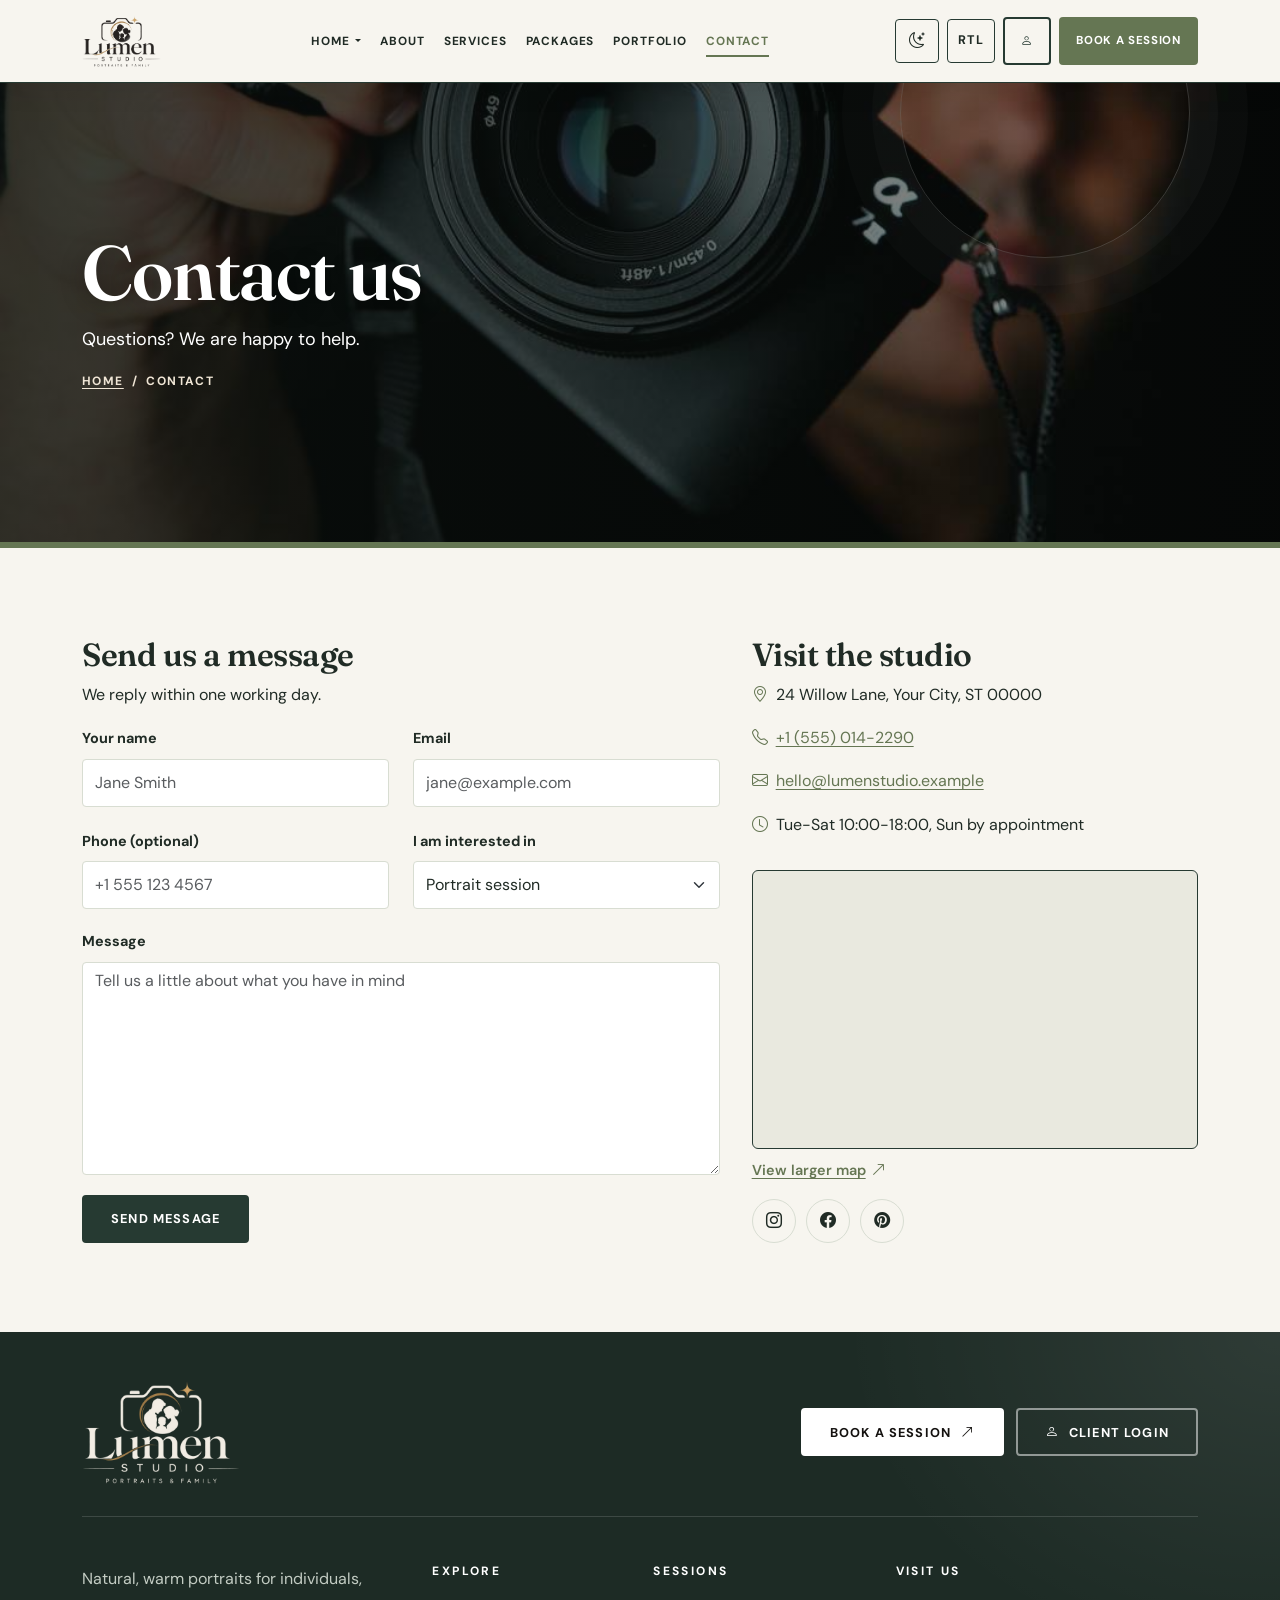
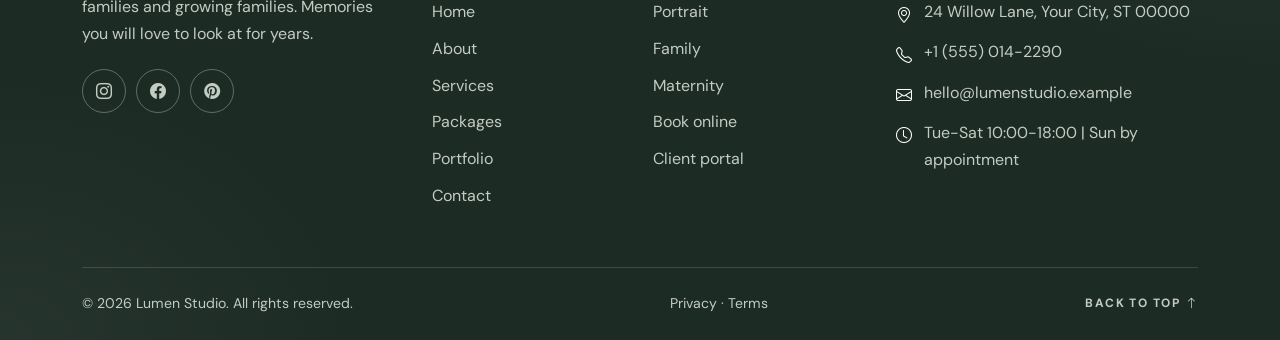
<file: pages/contact.html>
<!DOCTYPE html>
<html lang="en" dir="ltr" data-theme="light">
<head>
  <meta charset="utf-8">
  <link rel="icon" href="../assets/favicon/favicon.ico" sizes="any">
  <link rel="icon" type="image/png" sizes="32x32" href="../assets/favicon/favicon-32.png">
  <link rel="icon" type="image/png" sizes="16x16" href="../assets/favicon/favicon-16.png">
  <link rel="icon" type="image/png" sizes="192x192" href="../assets/favicon/favicon-192.png">
  <link rel="apple-touch-icon" href="../assets/favicon/apple-touch-icon.png">
  <meta name="viewport" content="width=device-width, initial-scale=1">
  <title>Contact Lumen Studio | Questions & Bookings</title>
  <meta name="description" content="Questions about a session? Send us a message, call, or visit the studio. See our address, opening hours and map. We reply within one working day, often sooner.">
  <!-- TODO: replace example.com with your real domain -->
  <meta property="og:title" content="Contact Lumen Studio | Questions & Bookings">
  <meta property="og:description" content="Questions about a session? Send us a message, call, or visit the studio. See our address, opening hours and map. We reply within one working day, often sooner.">
  <meta property="og:type" content="website">
  <meta property="og:image" content="https://images.unsplash.com/photo-1761839258657-457dda39b5cc?auto=format&fit=crop&w=1200&h=630&q=70">
  <meta name="theme-color" content="#14110f">
  <link rel="preconnect" href="https://fonts.googleapis.com">
  <link rel="preconnect" href="https://fonts.gstatic.com" crossorigin>
  <link href="https://fonts.googleapis.com/css2?family=DM+Sans:wght@400;500;700&family=Fraunces:ital,opsz,wght@0,9..144,500;0,9..144,600;0,9..144,700;1,9..144,400&display=swap" rel="stylesheet">
  <link href="https://cdn.jsdelivr.net/npm/bootstrap@5.3.3/dist/css/bootstrap.min.css" rel="stylesheet">
  <link href="https://cdn.jsdelivr.net/npm/bootstrap-icons@1.11.3/font/bootstrap-icons.min.css" rel="stylesheet">
  <link href="../assets/css/style.css" rel="stylesheet">
  <link href="../assets/css/dark-mode.css" rel="stylesheet">
  <link href="../assets/css/rtl.css" rel="stylesheet">
  <script>try{var t=localStorage.getItem('theme')||(matchMedia('(prefers-color-scheme: dark)').matches?'dark':'light');document.documentElement.setAttribute('data-theme',t);var d=localStorage.getItem('dir');if(d)document.documentElement.setAttribute('dir',d);}catch(e){}</script>
  <script type="application/ld+json">
  {"@context":"https://schema.org","@type":"Photographer","name":"Lumen Studio","description":"Portrait, family and maternity photography studio.","telephone":"+1-555-014-2290","email":"hello@lumenstudio.example","address":{"@type":"PostalAddress","streetAddress":"24 Willow Lane","addressLocality":"Your City","addressRegion":"ST","postalCode":"00000"},"openingHours":["Tu-Sa 10:00-18:00"],"url":"https://www.example.com/"}
  </script>
</head>
<body>
  <a class="skip-link" href="#main">Skip to main content</a>
  <!-- HEADER -->
  <header id="site-header" class="site-header">
    <nav class="navbar navbar-expand-xl" aria-label="Main navigation">
      <div class="container">
        <a class="navbar-brand" href="index.html" aria-label="Lumen Studio, home"><img class="logo-img logo-on-light" src="../assets/logo/lumen-logo.png" alt="" width="900" height="592"><img class="logo-img logo-on-dark" src="../assets/logo/lumen-logo-light.png" alt="" width="900" height="592"></a>
        <button class="navbar-toggler icon-btn" type="button" data-bs-toggle="collapse" data-bs-target="#mainNav" aria-controls="mainNav" aria-expanded="false" aria-label="Open menu"><i class="bi bi-list"></i></button>
        <div class="collapse navbar-collapse" id="mainNav">
          <ul class="navbar-nav mx-auto">
            <li class="nav-item dropdown">
              <a class="nav-link dropdown-toggle" href="index.html" role="button" data-bs-toggle="dropdown" aria-expanded="false">Home</a>
              <ul class="dropdown-menu">
                <li><a class="dropdown-item" href="index.html"><span class="di-num">01</span><span><strong>Home 1</strong><small>Classic: gallery, packages, FAQ</small></span></a></li>
                <li><a class="dropdown-item" href="index-2.html"><span class="di-num">02</span><span><strong>Home 2</strong><small>Editorial: team, stories, before/after</small></span></a></li>
              </ul>
            </li>
            <li class="nav-item"><a class="nav-link" href="about.html">About</a></li>
            <li class="nav-item"><a class="nav-link" href="services.html">Services</a></li>
            <li class="nav-item"><a class="nav-link" href="packages.html">Packages</a></li>
            <li class="nav-item"><a class="nav-link" href="portfolio.html">Portfolio</a></li>
            <li class="nav-item"><a class="nav-link active" aria-current="page" href="contact.html">Contact</a></li>
          </ul>
          <div class="nav-actions d-flex align-items-center gap-2 py-2">
            <button class="icon-btn" data-action="theme" type="button" aria-label="Switch dark or light mode"><i class="bi bi-moon-stars"></i></button>
            <button class="icon-btn dir-btn" data-action="dir" type="button" aria-label="Switch text direction (left to right or right to left)"><span class="dir-label">RTL</span></button>
            <a class="btn btn-outline-primary btn-login" href="login.html" aria-label="Client login" title="Client login"><i class="bi bi-person"></i><span class="btn-label">Client Login</span></a>
            <a class="btn btn-accent" href="booking.html">Book a Session</a>
          </div>
        </div>
      </div>
    </nav>
  </header>
  <main id="main">
    <!-- PAGE TITLE -->
    <section class="page-hero" style="background-image:url('../assets/images/contact.jpg')">
      <div class="container">
        <h1>Contact us</h1>
        <p class="lead mb-3">Questions? We are happy to help.</p>
        <nav aria-label="Breadcrumb"><ol class="breadcrumb"><li class="breadcrumb-item"><a href="index.html">Home</a></li><li class="breadcrumb-item active" aria-current="page">Contact</li></ol></nav>
      </div>
    </section>
    <section class="section"><div class="container"><div class="row g-5">
      <div class="col-lg-7 contact-main"><h2>Send us a message</h2><p>We reply within one working day.</p>
        <!-- TODO: set action to your Formspree URL (https://formspree.io/f/xxxx) or add data-netlify="true" for Netlify Forms -->
        <form data-validate action="#" method="post" class="row g-3 contact-form" novalidate>
          <div class="col-sm-6"><label class="form-label" for="c-name">Your name</label><input class="form-control" id="c-name" name="name" required autocomplete="name" placeholder="Jane Smith"></div>
          <div class="col-sm-6"><label class="form-label" for="c-email">Email</label><input class="form-control" id="c-email" name="email" type="email" required autocomplete="email" placeholder="jane@example.com"></div>
          <div class="col-sm-6"><label class="form-label" for="c-phone">Phone (optional)</label><input class="form-control" id="c-phone" name="phone" type="tel" autocomplete="tel" placeholder="+1 555 123 4567"></div>
          <div class="col-sm-6"><label class="form-label" for="c-topic">I am interested in</label><select class="form-select" id="c-topic" name="topic"><option>Portrait session</option><option>Family session</option><option>Maternity session</option><option>Something else</option></select></div>
          <div class="col-12"><label class="form-label" for="c-msg">Message</label><textarea class="form-control" id="c-msg" name="message" rows="5" required placeholder="Tell us a little about what you have in mind"></textarea></div>
          <div class="col-12"><button class="btn btn-primary" type="submit">Send message</button></div>
        </form>
        <div class="form-success alert alert-success mt-3" role="status" tabindex="-1" hidden>Thank you! Your message was sent.</div>
      </div>
      <div class="col-lg-5 contact-side"><h2>Visit the studio</h2>
        <ul class="list-unstyled">
          <li class="mb-3"><i class="bi bi-geo-alt me-2" style="color:var(--color-accent)"></i>24 Willow Lane, Your City, ST 00000</li>
          <li class="mb-3"><i class="bi bi-telephone me-2" style="color:var(--color-accent)"></i><a href="tel:+15550142290">+1 (555) 014-2290</a></li>
          <li class="mb-3"><i class="bi bi-envelope me-2" style="color:var(--color-accent)"></i><a href="mailto:hello@lumenstudio.example">hello@lumenstudio.example</a></li>
          <li class="mb-3"><i class="bi bi-clock me-2" style="color:var(--color-accent)"></i>Tue-Sat 10:00-18:00, Sun by appointment</li>
        </ul>
        <!-- TODO: set the real studio location: change the bbox and marker coordinates in the map URL below (or paste a Google Maps embed URL) -->
        <div class="map-embed"><iframe title="Map showing the Lumen Studio location" src="https://www.openstreetmap.org/export/embed.html?bbox=-0.1374%2C51.5014%2C-0.1182%2C51.5134&amp;layer=mapnik&amp;marker=51.5074%2C-0.1278" loading="lazy" referrerpolicy="no-referrer-when-downgrade" allowfullscreen></iframe></div>
            <a class="map-link" href="https://www.openstreetmap.org/?mlat=51.5074&amp;mlon=-0.1278#map=16/51.5074/-0.1278" target="_blank" rel="noopener">View larger map <i class="bi bi-arrow-up-right"></i></a>
        <div class="social mt-3"><a href="#" aria-label="Instagram" style="color:var(--color-text);border-color:var(--color-border)"><i class="bi bi-instagram"></i></a> <a href="#" aria-label="Facebook" style="color:var(--color-text);border-color:var(--color-border)"><i class="bi bi-facebook"></i></a> <a href="#" aria-label="Pinterest" style="color:var(--color-text);border-color:var(--color-border)"><i class="bi bi-pinterest"></i></a></div>
      </div>
    </div></div></section>
  </main>
  <!-- FOOTER -->
  <footer id="site-footer" class="site-footer">
    <div class="container">
      <div class="footer-top">
        <a class="footer-brand" href="index.html" aria-label="Lumen Studio, home"><img class="logo-img logo-always-light" src="../assets/logo/lumen-logo-light.png" alt="" width="900" height="592"></a>
        <div class="footer-top-actions">
          <a class="btn btn-footer-solid" href="booking.html">Book a Session <i class="bi bi-arrow-up-right"></i></a>
          <a class="btn btn-footer-line" href="login.html"><i class="bi bi-person"></i> Client Login</a>
        </div>
      </div>
      <div class="footer-grid">
        <div class="fg-about">
          <p>Natural, warm portraits for individuals, families and growing families. Memories you will love to look at for years.</p>
          <div class="social" aria-label="Social media">
            <a href="#" aria-label="Instagram"><i class="bi bi-instagram"></i></a>
            <a href="#" aria-label="Facebook"><i class="bi bi-facebook"></i></a>
            <a href="#" aria-label="Pinterest"><i class="bi bi-pinterest"></i></a>
          </div>
        </div>
        <nav aria-label="Footer navigation">
          <h5>Explore</h5>
          <ul>
            <li><a href="index.html">Home</a></li>
            <li><a href="about.html">About</a></li>
            <li><a href="services.html">Services</a></li>
            <li><a href="packages.html">Packages</a></li>
            <li><a href="portfolio.html">Portfolio</a></li>
            <li><a href="contact.html">Contact</a></li>
          </ul>
        </nav>
        <nav aria-label="Session types">
          <h5>Sessions</h5>
          <ul>
            <li><a href="service-details.html?type=portrait">Portrait</a></li>
            <li><a href="service-details.html?type=family">Family</a></li>
            <li><a href="service-details.html?type=maternity">Maternity</a></li>
            <li><a href="booking.html">Book online</a></li>
            <li><a href="login.html">Client portal</a></li>
          </ul>
        </nav>
        <div>
          <h5>Visit us</h5>
          <ul class="footer-contact">
            <li><i class="bi bi-geo-alt"></i><address class="mb-0">24 Willow Lane, Your City, ST 00000</address></li>
            <li><i class="bi bi-telephone"></i><a href="tel:+15550142290">+1 (555) 014-2290</a></li>
            <li><i class="bi bi-envelope"></i><a href="mailto:hello@lumenstudio.example">hello@lumenstudio.example</a></li>
            <li><i class="bi bi-clock"></i><span>Tue-Sat 10:00-18:00 | Sun by appointment</span></li>
          </ul>
        </div>
      </div>
      <div class="footer-bottom">
        <span>&copy; <span id="year">2026</span> Lumen Studio. All rights reserved.</span>
        <span><a href="404.html">Privacy</a> &middot; <a href="404.html">Terms</a></span>
        <a class="to-top" href="#main">Back to top <i class="bi bi-arrow-up"></i></a>
      </div>
    </div>
  </footer>
  <script src="https://cdn.jsdelivr.net/npm/bootstrap@5.3.3/dist/js/bootstrap.bundle.min.js"></script>
  <script src="../assets/js/main.js"></script>
</body>
</html>
</file>
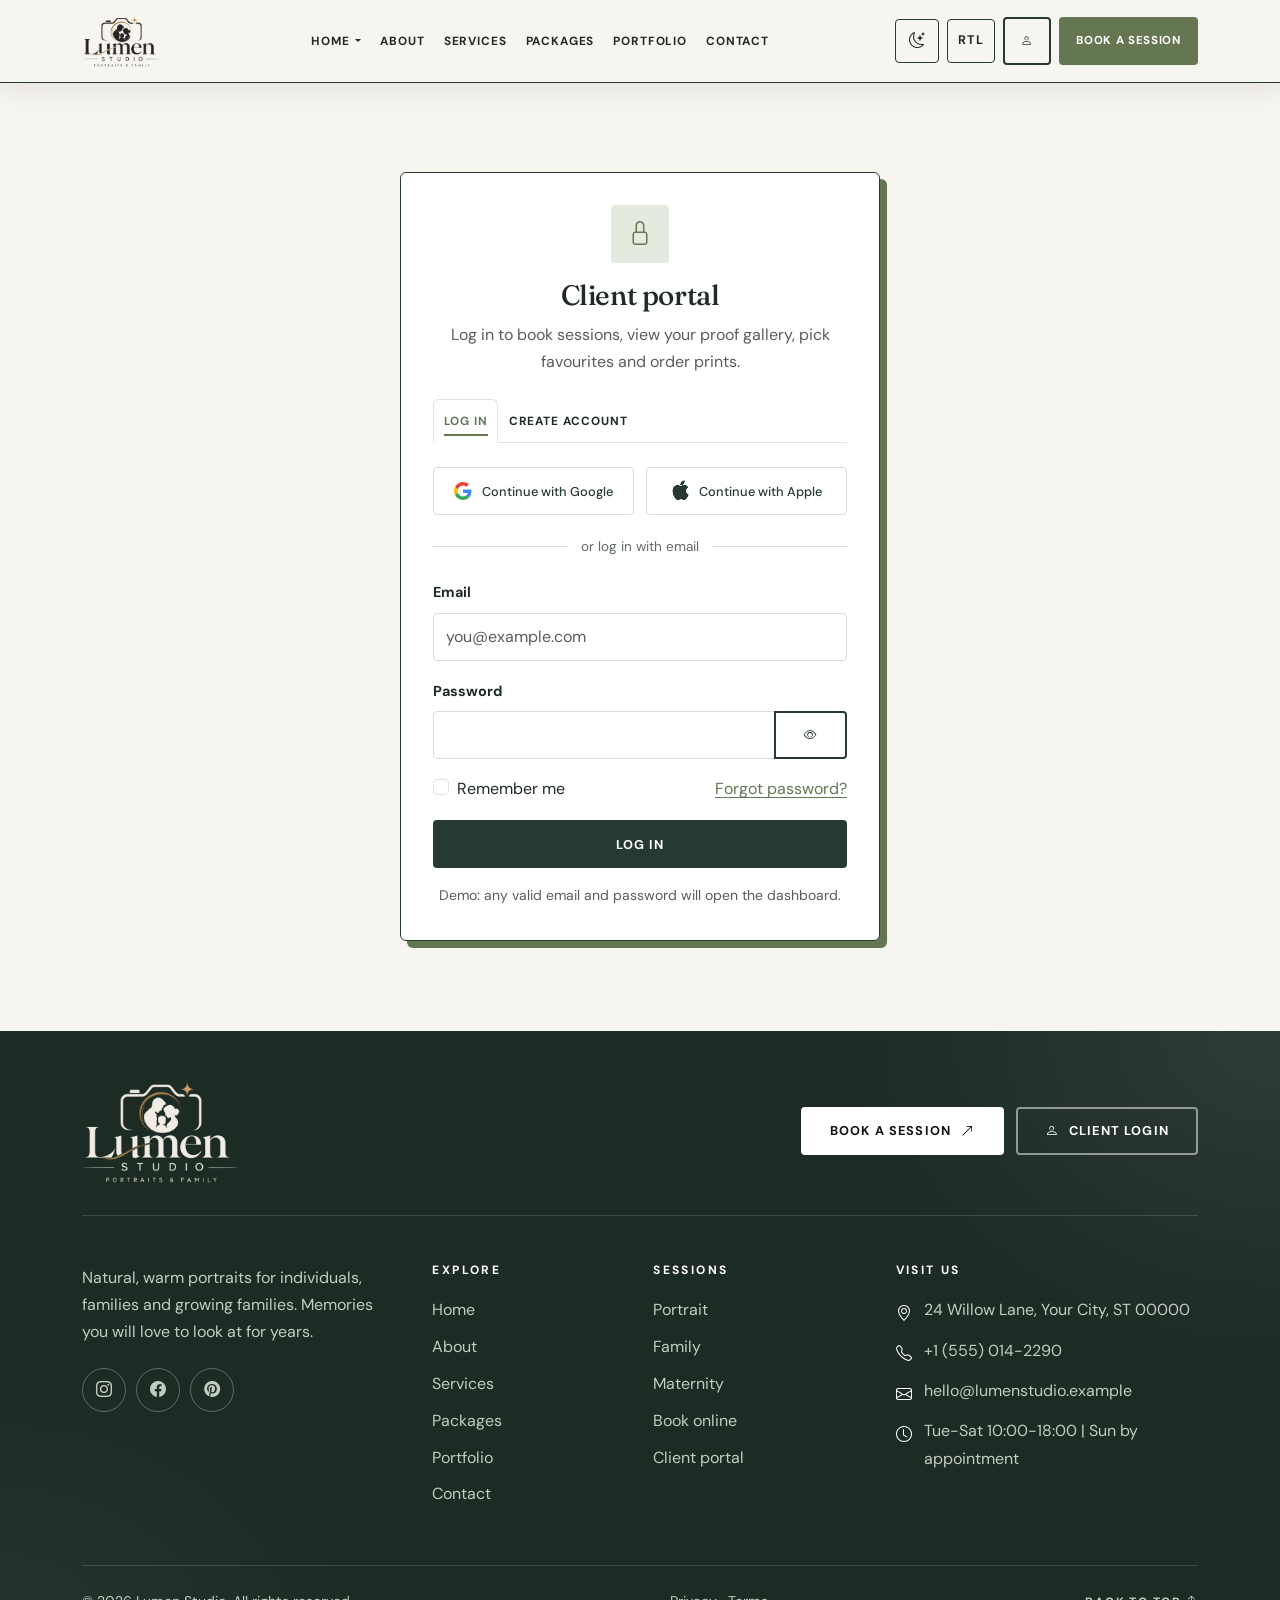
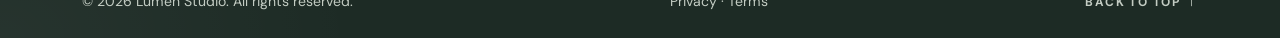
<file: pages/login.html>
<!DOCTYPE html>
<html lang="en" dir="ltr" data-theme="light">
<head>
  <meta charset="utf-8">
  <link rel="icon" href="../assets/favicon/favicon.ico" sizes="any">
  <link rel="icon" type="image/png" sizes="32x32" href="../assets/favicon/favicon-32.png">
  <link rel="icon" type="image/png" sizes="16x16" href="../assets/favicon/favicon-16.png">
  <link rel="icon" type="image/png" sizes="192x192" href="../assets/favicon/favicon-192.png">
  <link rel="apple-touch-icon" href="../assets/favicon/apple-touch-icon.png">
  <meta name="viewport" content="width=device-width, initial-scale=1">
  <title>Client Portal Login | Lumen Studio</title>
  <meta name="description" content="Log in or create your free Lumen Studio client account to book sessions, view private proof galleries, choose favourite photos and order prints online.">
  <!-- TODO: replace example.com with your real domain -->
  <meta property="og:title" content="Client Portal Login | Lumen Studio">
  <meta property="og:description" content="Log in or create your free Lumen Studio client account to book sessions, view private proof galleries, choose favourite photos and order prints online.">
  <meta property="og:type" content="website">
  <meta property="og:image" content="https://images.unsplash.com/photo-1761839258657-457dda39b5cc?auto=format&fit=crop&w=1200&h=630&q=70">
  <meta name="theme-color" content="#14110f">
  <link rel="preconnect" href="https://fonts.googleapis.com">
  <link rel="preconnect" href="https://fonts.gstatic.com" crossorigin>
  <link href="https://fonts.googleapis.com/css2?family=DM+Sans:wght@400;500;700&family=Fraunces:ital,opsz,wght@0,9..144,500;0,9..144,600;0,9..144,700;1,9..144,400&display=swap" rel="stylesheet">
  <link href="https://cdn.jsdelivr.net/npm/bootstrap@5.3.3/dist/css/bootstrap.min.css" rel="stylesheet">
  <link href="https://cdn.jsdelivr.net/npm/bootstrap-icons@1.11.3/font/bootstrap-icons.min.css" rel="stylesheet">
  <link href="../assets/css/style.css" rel="stylesheet">
  <link href="../assets/css/dark-mode.css" rel="stylesheet">
  <link href="../assets/css/rtl.css" rel="stylesheet">
  <script>try{var t=localStorage.getItem('theme')||(matchMedia('(prefers-color-scheme: dark)').matches?'dark':'light');document.documentElement.setAttribute('data-theme',t);var d=localStorage.getItem('dir');if(d)document.documentElement.setAttribute('dir',d);}catch(e){}</script>
</head>
<body>
  <a class="skip-link" href="#main">Skip to main content</a>
  <!-- HEADER -->
  <header id="site-header" class="site-header">
    <nav class="navbar navbar-expand-xl" aria-label="Main navigation">
      <div class="container">
        <a class="navbar-brand" href="index.html" aria-label="Lumen Studio, home"><img class="logo-img logo-on-light" src="../assets/logo/lumen-logo.png" alt="" width="900" height="592"><img class="logo-img logo-on-dark" src="../assets/logo/lumen-logo-light.png" alt="" width="900" height="592"></a>
        <button class="navbar-toggler icon-btn" type="button" data-bs-toggle="collapse" data-bs-target="#mainNav" aria-controls="mainNav" aria-expanded="false" aria-label="Open menu"><i class="bi bi-list"></i></button>
        <div class="collapse navbar-collapse" id="mainNav">
          <ul class="navbar-nav mx-auto">
            <li class="nav-item dropdown">
              <a class="nav-link dropdown-toggle" href="index.html" role="button" data-bs-toggle="dropdown" aria-expanded="false">Home</a>
              <ul class="dropdown-menu">
                <li><a class="dropdown-item" href="index.html"><span class="di-num">01</span><span><strong>Home 1</strong><small>Classic: gallery, packages, FAQ</small></span></a></li>
                <li><a class="dropdown-item" href="index-2.html"><span class="di-num">02</span><span><strong>Home 2</strong><small>Editorial: team, stories, before/after</small></span></a></li>
              </ul>
            </li>
            <li class="nav-item"><a class="nav-link" href="about.html">About</a></li>
            <li class="nav-item"><a class="nav-link" href="services.html">Services</a></li>
            <li class="nav-item"><a class="nav-link" href="packages.html">Packages</a></li>
            <li class="nav-item"><a class="nav-link" href="portfolio.html">Portfolio</a></li>
            <li class="nav-item"><a class="nav-link" href="contact.html">Contact</a></li>
          </ul>
          <div class="nav-actions d-flex align-items-center gap-2 py-2">
            <button class="icon-btn" data-action="theme" type="button" aria-label="Switch dark or light mode"><i class="bi bi-moon-stars"></i></button>
            <button class="icon-btn dir-btn" data-action="dir" type="button" aria-label="Switch text direction (left to right or right to left)"><span class="dir-label">RTL</span></button>
            <a class="btn btn-outline-primary btn-login" href="login.html" aria-label="Client login" title="Client login"><i class="bi bi-person"></i><span class="btn-label">Client Login</span></a>
            <a class="btn btn-accent" href="booking.html">Book a Session</a>
          </div>
        </div>
      </div>
    </nav>
  </header>
  <main id="main">
    <section class="section auth-section"><div class="container">
      <div class="auth-card">
        <div class="text-center mb-4"><div class="icon-circle mx-auto"><i class="bi bi-lock"></i></div><h2 class="h3">Client portal</h2><p class="text-muted mb-0">Log in to book sessions, view your proof gallery, pick favourites and order prints.</p></div>
        <ul class="nav nav-tabs mb-4" role="tablist"><li class="nav-item" role="presentation"><button class="nav-link active" data-bs-toggle="tab" data-bs-target="#t-login" type="button" role="tab">Log in</button></li><li class="nav-item" role="presentation"><button class="nav-link" data-bs-toggle="tab" data-bs-target="#t-reg" type="button" role="tab">Create account</button></li></ul>
        <div class="tab-content">
          <div class="tab-pane fade show active" id="t-login" role="tabpanel">
            <!-- TODO: replace redirect with real authentication -->
            <div class="auth-social-wrap">
              <div class="social-auth">
                <a class="btn btn-social" href="client-dashboard.html" data-provider="google"><svg width="18" height="18" viewBox="0 0 48 48" aria-hidden="true"><path fill="#EA4335" d="M24 9.5c3.5 0 6.6 1.2 9.1 3.6l6.8-6.8C35.8 2.4 30.3 0 24 0 14.6 0 6.5 5.4 2.6 13.2l7.9 6.1C12.4 13.6 17.7 9.5 24 9.5z"/><path fill="#4285F4" d="M46.5 24.5c0-1.6-.1-3.1-.4-4.5H24v9h12.7c-.6 3-2.3 5.5-4.8 7.2l7.6 5.9c4.4-4.1 7-10.1 7-17.6z"/><path fill="#FBBC05" d="M10.5 28.7A14.5 14.5 0 0 1 9.5 24c0-1.6.3-3.2.8-4.7l-7.9-6.1A24 24 0 0 0 0 24c0 3.9.9 7.5 2.6 10.8l7.9-6.1z"/><path fill="#34A853" d="M24 48c6.5 0 11.9-2.1 15.9-5.8l-7.6-5.9c-2.1 1.4-4.9 2.3-8.3 2.3-6.3 0-11.6-4.1-13.5-9.8l-7.9 6.1C6.5 42.6 14.6 48 24 48z"/></svg><span>Continue with Google</span></a>
                <a class="btn btn-social" href="client-dashboard.html" data-provider="apple"><i class="bi bi-apple" aria-hidden="true"></i><span>Continue with Apple</span></a>
              </div>
              <div class="auth-divider"><span>or log in with email</span></div>
              </div>
            <form data-validate data-redirect="client-dashboard.html" novalidate>
              <div class="mb-3"><label class="form-label" for="l-email">Email</label><input class="form-control" id="l-email" type="email" required autocomplete="email" placeholder="you@example.com"></div>
              <div class="mb-3"><label class="form-label" for="l-pass">Password</label><div class="input-group"><input class="form-control" id="l-pass" type="password" required autocomplete="current-password"><button class="btn btn-outline-primary" type="button" data-toggle-pass="#l-pass" aria-label="Show password"><i class="bi bi-eye"></i></button></div></div>
              <div class="d-flex justify-content-between mb-3"><div class="form-check"><input class="form-check-input" type="checkbox" id="remember"><label class="form-check-label" for="remember">Remember me</label></div><a href="#t-forgot" data-bs-toggle="tab" data-bs-target="#t-forgot">Forgot password?</a></div>
              <button class="btn btn-primary w-100" type="submit">Log in</button>
              <p class="small text-muted text-center mt-3 mb-0">Demo: any valid email and password will open the dashboard.</p>
            </form>
          </div>
          <div class="tab-pane fade" id="t-reg" role="tabpanel">
            <div class="auth-social-wrap">
              <div class="social-auth">
                <a class="btn btn-social" href="client-dashboard.html" data-provider="google"><svg width="18" height="18" viewBox="0 0 48 48" aria-hidden="true"><path fill="#EA4335" d="M24 9.5c3.5 0 6.6 1.2 9.1 3.6l6.8-6.8C35.8 2.4 30.3 0 24 0 14.6 0 6.5 5.4 2.6 13.2l7.9 6.1C12.4 13.6 17.7 9.5 24 9.5z"/><path fill="#4285F4" d="M46.5 24.5c0-1.6-.1-3.1-.4-4.5H24v9h12.7c-.6 3-2.3 5.5-4.8 7.2l7.6 5.9c4.4-4.1 7-10.1 7-17.6z"/><path fill="#FBBC05" d="M10.5 28.7A14.5 14.5 0 0 1 9.5 24c0-1.6.3-3.2.8-4.7l-7.9-6.1A24 24 0 0 0 0 24c0 3.9.9 7.5 2.6 10.8l7.9-6.1z"/><path fill="#34A853" d="M24 48c6.5 0 11.9-2.1 15.9-5.8l-7.6-5.9c-2.1 1.4-4.9 2.3-8.3 2.3-6.3 0-11.6-4.1-13.5-9.8l-7.9 6.1C6.5 42.6 14.6 48 24 48z"/></svg><span>Sign up with Google</span></a>
                <a class="btn btn-social" href="client-dashboard.html" data-provider="apple"><i class="bi bi-apple" aria-hidden="true"></i><span>Sign up with Apple</span></a>
              </div>
              <div class="auth-divider"><span>or sign up with email</span></div>
              </div>
            <form data-validate data-redirect="client-dashboard.html" novalidate>
              <div class="mb-3"><label class="form-label" for="r-name">Full name</label><input class="form-control" id="r-name" required autocomplete="name"></div>
              <div class="mb-3"><label class="form-label" for="r-email">Email</label><input class="form-control" id="r-email" type="email" required autocomplete="email"></div>
              <div class="mb-3"><label class="form-label" for="r-pass">Password</label><div class="input-group"><input class="form-control" id="r-pass" type="password" required data-strength="1" autocomplete="new-password" aria-describedby="r-hint"><button class="btn btn-outline-primary" type="button" data-toggle-pass="#r-pass" aria-label="Show password"><i class="bi bi-eye"></i></button></div><div id="r-hint" class="form-text">At least 8 characters, with letters and numbers.</div></div>
              <div class="mb-3"><label class="form-label" for="r-pass2">Confirm password</label><input class="form-control" id="r-pass2" type="password" required data-match="#r-pass" autocomplete="new-password"></div>
              <div class="form-check mb-3"><input class="form-check-input" type="checkbox" id="r-terms" required><label class="form-check-label" for="r-terms">I agree to the terms and privacy policy</label></div>
              <button class="btn btn-primary w-100" type="submit">Create account</button>
            </form>
          </div>
          <div class="tab-pane fade" id="t-forgot" role="tabpanel">
            <p>Enter your email and we will send you a link to reset your password.</p>
            <form data-validate data-success="Reset link sent. Please check your email." novalidate>
              <div class="mb-3"><label class="form-label" for="f-email">Email</label><input class="form-control" id="f-email" type="email" required></div>
              <button class="btn btn-primary w-100" type="submit">Send reset link</button>
            </form>
          </div>
        </div>
      </div>
    </div></section>
  </main>
  <!-- FOOTER -->
  <footer id="site-footer" class="site-footer">
    <div class="container">
      <div class="footer-top">
        <a class="footer-brand" href="index.html" aria-label="Lumen Studio, home"><img class="logo-img logo-always-light" src="../assets/logo/lumen-logo-light.png" alt="" width="900" height="592"></a>
        <div class="footer-top-actions">
          <a class="btn btn-footer-solid" href="booking.html">Book a Session <i class="bi bi-arrow-up-right"></i></a>
          <a class="btn btn-footer-line" href="login.html"><i class="bi bi-person"></i> Client Login</a>
        </div>
      </div>
      <div class="footer-grid">
        <div class="fg-about">
          <p>Natural, warm portraits for individuals, families and growing families. Memories you will love to look at for years.</p>
          <div class="social" aria-label="Social media">
            <a href="#" aria-label="Instagram"><i class="bi bi-instagram"></i></a>
            <a href="#" aria-label="Facebook"><i class="bi bi-facebook"></i></a>
            <a href="#" aria-label="Pinterest"><i class="bi bi-pinterest"></i></a>
          </div>
        </div>
        <nav aria-label="Footer navigation">
          <h5>Explore</h5>
          <ul>
            <li><a href="index.html">Home</a></li>
            <li><a href="about.html">About</a></li>
            <li><a href="services.html">Services</a></li>
            <li><a href="packages.html">Packages</a></li>
            <li><a href="portfolio.html">Portfolio</a></li>
            <li><a href="contact.html">Contact</a></li>
          </ul>
        </nav>
        <nav aria-label="Session types">
          <h5>Sessions</h5>
          <ul>
            <li><a href="service-details.html?type=portrait">Portrait</a></li>
            <li><a href="service-details.html?type=family">Family</a></li>
            <li><a href="service-details.html?type=maternity">Maternity</a></li>
            <li><a href="booking.html">Book online</a></li>
            <li><a href="login.html">Client portal</a></li>
          </ul>
        </nav>
        <div>
          <h5>Visit us</h5>
          <ul class="footer-contact">
            <li><i class="bi bi-geo-alt"></i><address class="mb-0">24 Willow Lane, Your City, ST 00000</address></li>
            <li><i class="bi bi-telephone"></i><a href="tel:+15550142290">+1 (555) 014-2290</a></li>
            <li><i class="bi bi-envelope"></i><a href="mailto:hello@lumenstudio.example">hello@lumenstudio.example</a></li>
            <li><i class="bi bi-clock"></i><span>Tue-Sat 10:00-18:00 | Sun by appointment</span></li>
          </ul>
        </div>
      </div>
      <div class="footer-bottom">
        <span>&copy; <span id="year">2026</span> Lumen Studio. All rights reserved.</span>
        <span><a href="404.html">Privacy</a> &middot; <a href="404.html">Terms</a></span>
        <a class="to-top" href="#main">Back to top <i class="bi bi-arrow-up"></i></a>
      </div>
    </div>
  </footer>
  <script src="https://cdn.jsdelivr.net/npm/bootstrap@5.3.3/dist/js/bootstrap.bundle.min.js"></script>
  <script src="../assets/js/main.js"></script>
</body>
</html>
</file>
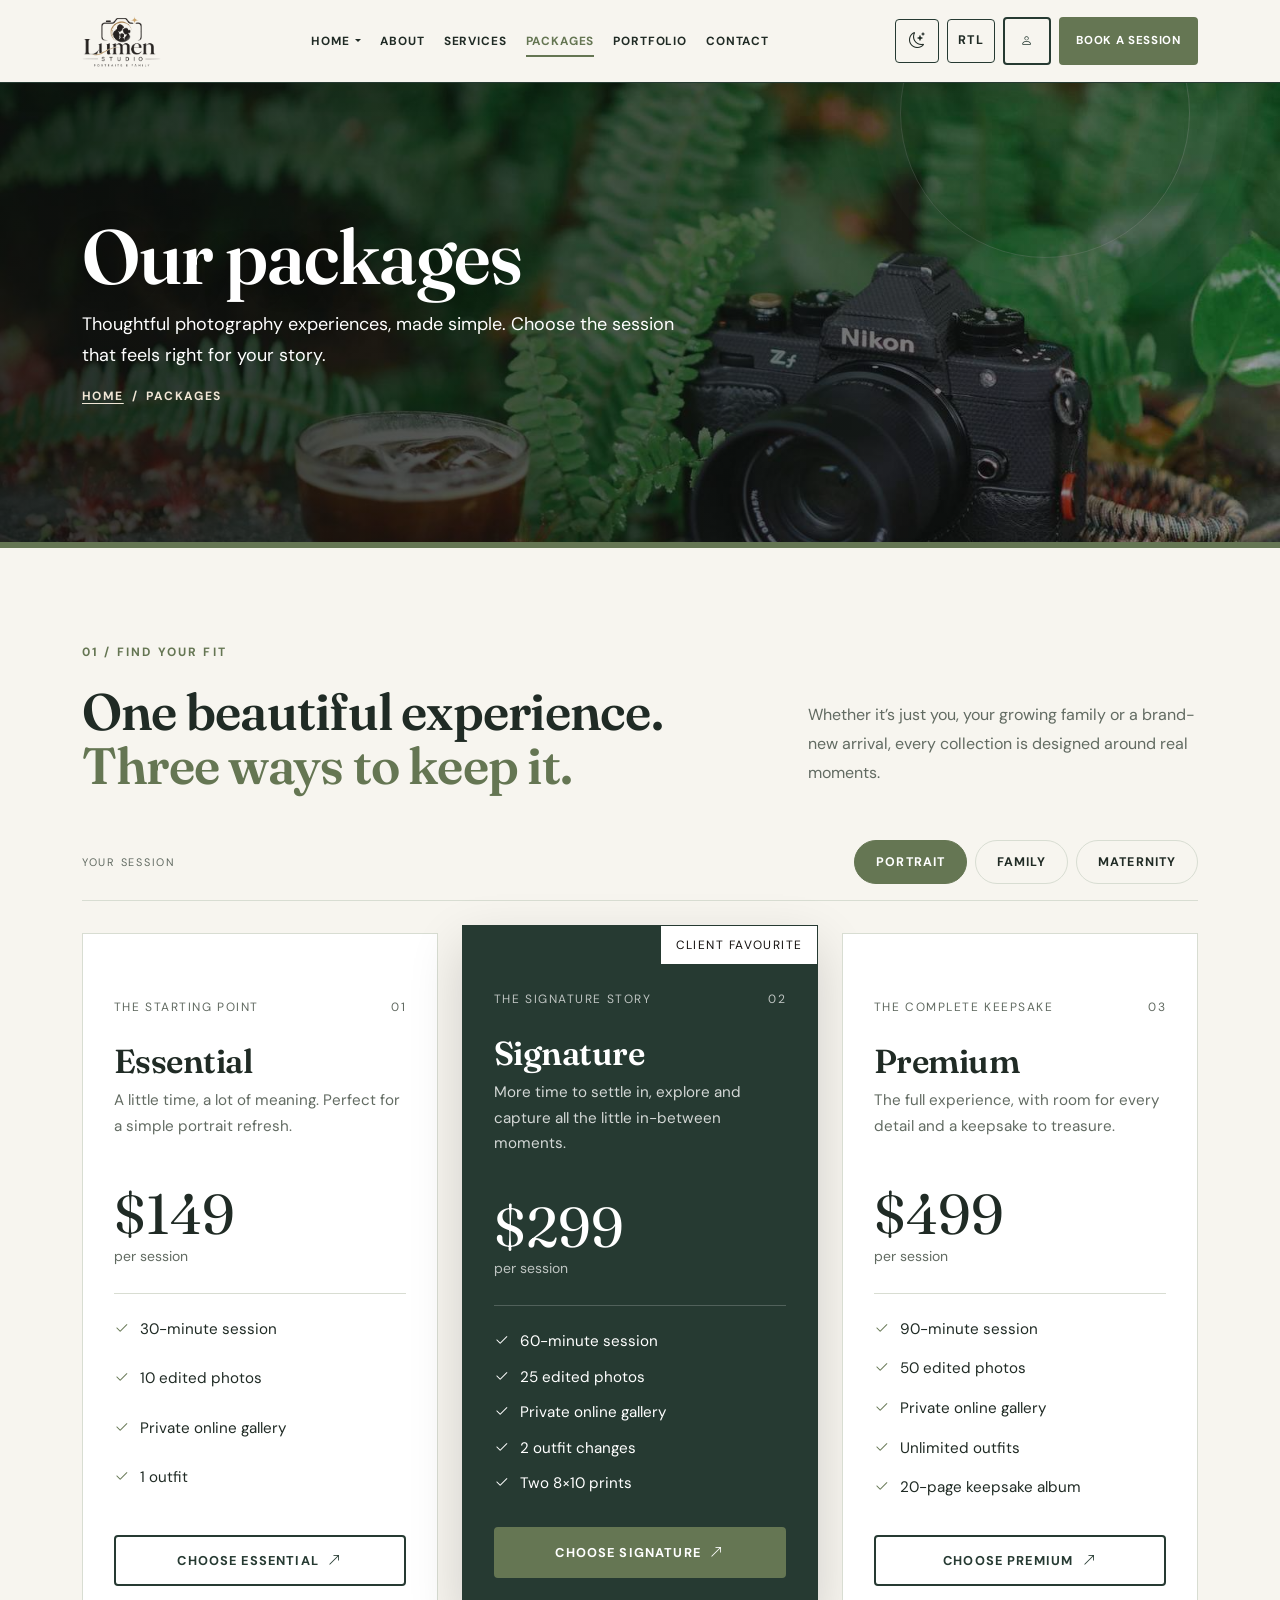
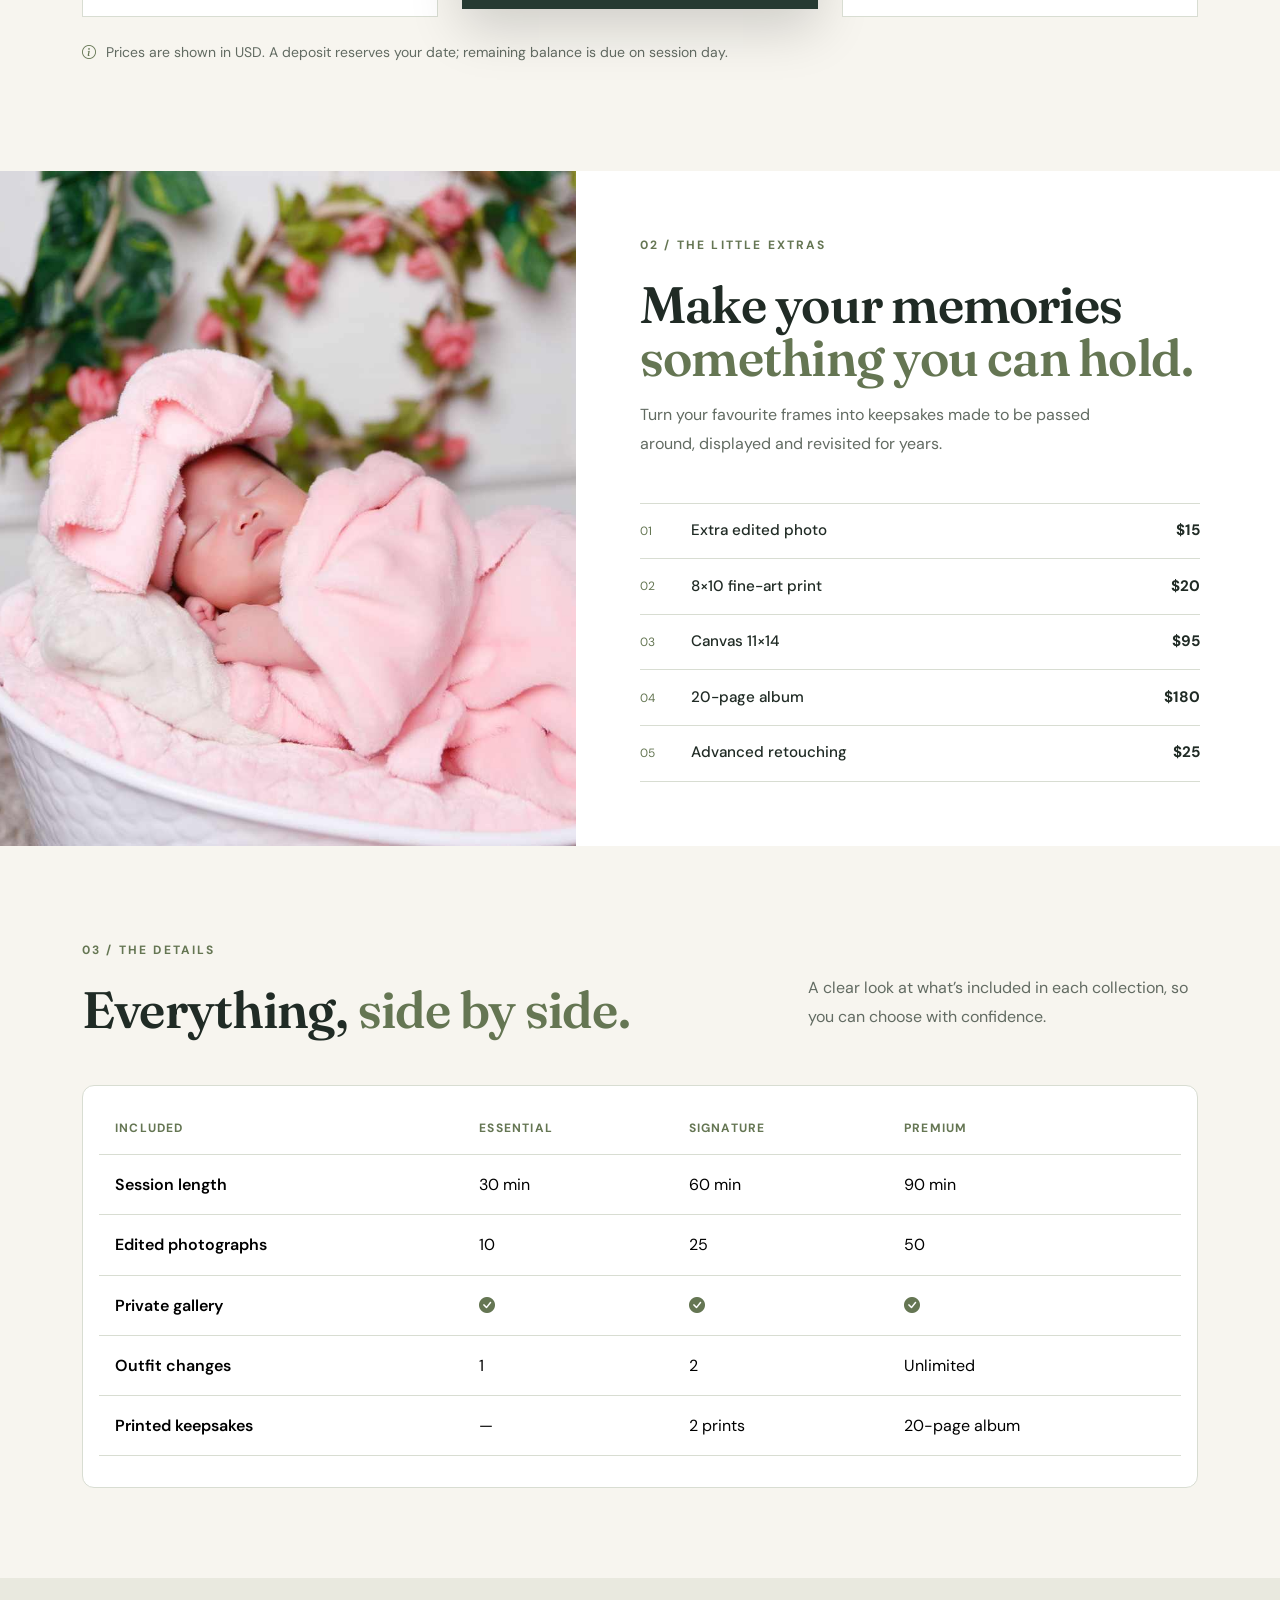
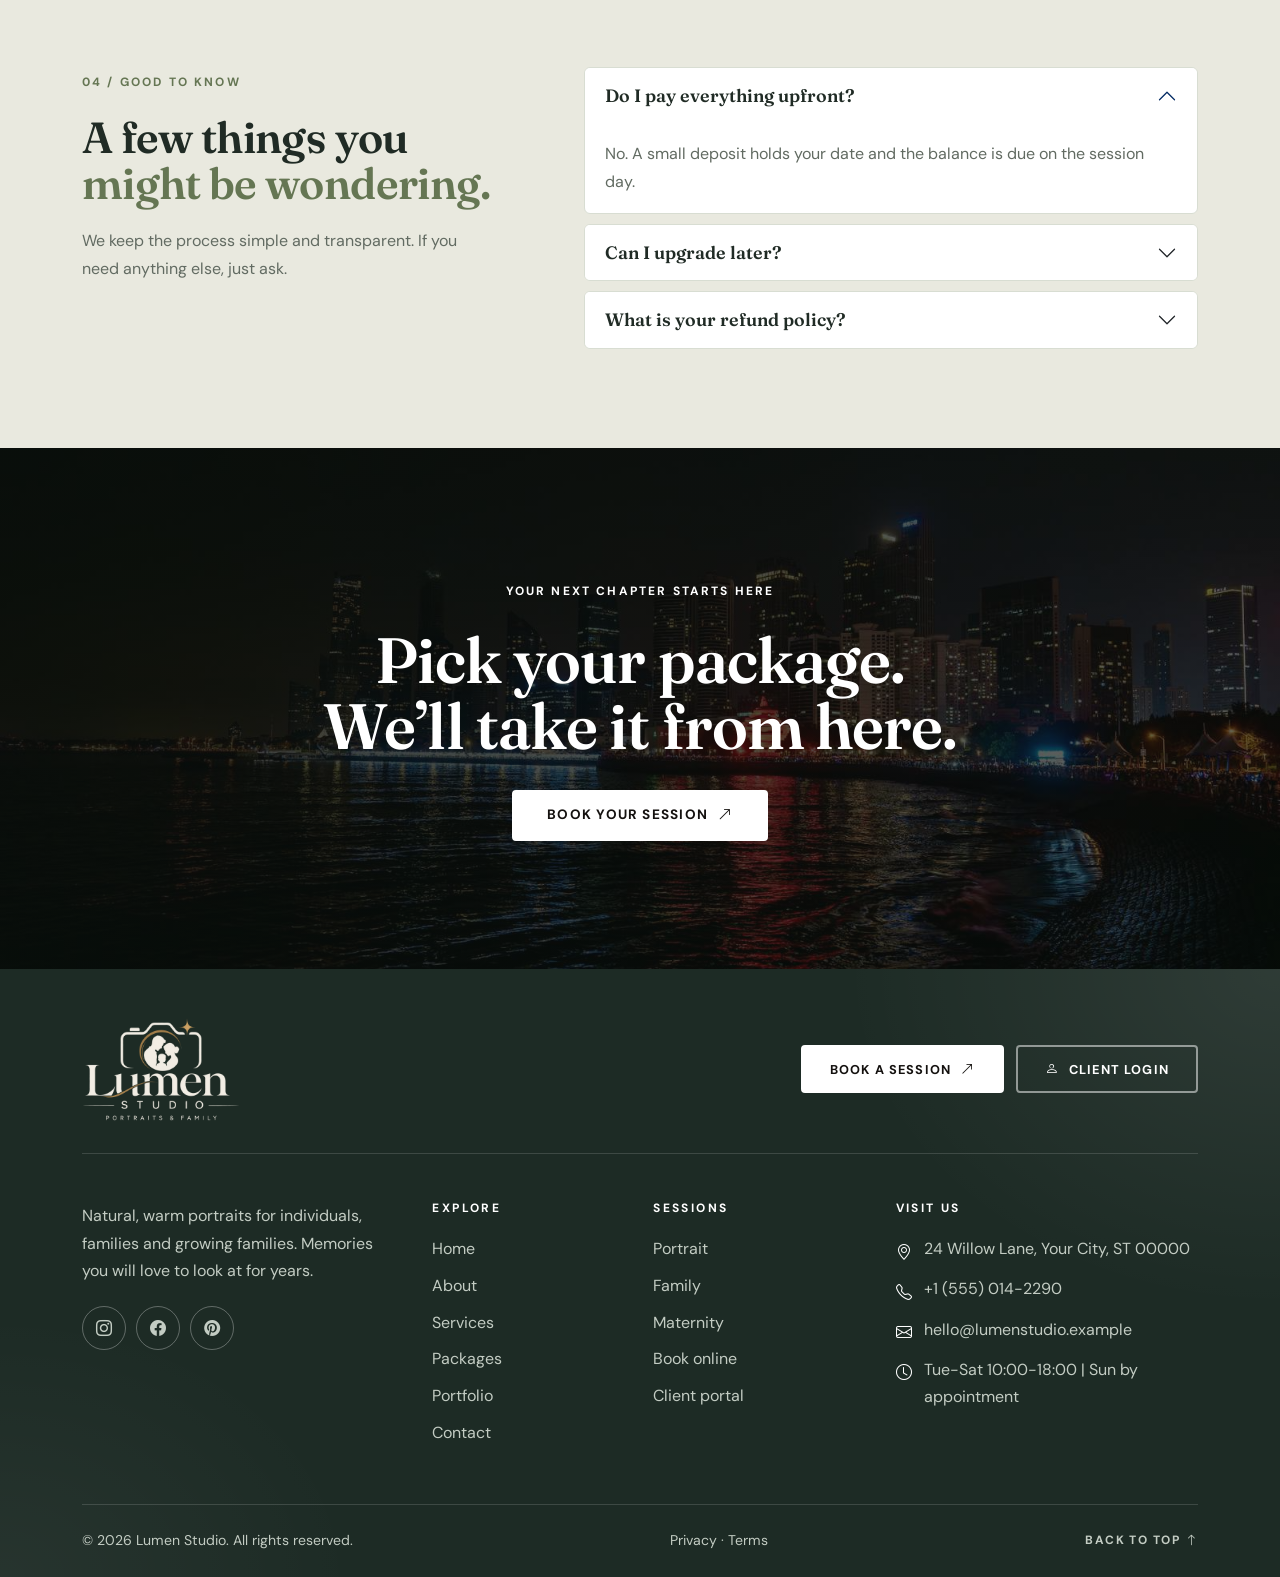
<file: pages/packages.html>
<!DOCTYPE html>
<html lang="en" dir="ltr" data-theme="light">
<head>
  <meta charset="utf-8">
  <link rel="icon" href="../assets/favicon/favicon.ico" sizes="any">
  <link rel="icon" type="image/png" sizes="32x32" href="../assets/favicon/favicon-32.png">
  <link rel="icon" type="image/png" sizes="16x16" href="../assets/favicon/favicon-16.png">
  <link rel="icon" type="image/png" sizes="192x192" href="../assets/favicon/favicon-192.png">
  <link rel="apple-touch-icon" href="../assets/favicon/apple-touch-icon.png">
  <meta name="viewport" content="width=device-width, initial-scale=1">
  <title>Photography Packages & Pricing | Lumen Studio</title>
  <meta name="description" content="Compare our Essential, Signature and Premium photography packages for portrait, family and maternity sessions. See clear prices, add-ons and what is included.">
  <!-- TODO: replace example.com with your real domain -->
  <meta property="og:title" content="Photography Packages & Pricing | Lumen Studio">
  <meta property="og:description" content="Compare our Essential, Signature and Premium photography packages for portrait, family and maternity sessions. See clear prices, add-ons and what is included.">
  <meta property="og:type" content="website">
  <meta property="og:image" content="https://images.unsplash.com/photo-1761839258657-457dda39b5cc?auto=format&fit=crop&w=1200&h=630&q=70">
  <meta name="theme-color" content="#14110f">
  <link rel="preconnect" href="https://fonts.googleapis.com">
  <link rel="preconnect" href="https://fonts.gstatic.com" crossorigin>
  <link href="https://fonts.googleapis.com/css2?family=DM+Sans:wght@400;500;700&family=Fraunces:ital,opsz,wght@0,9..144,500;0,9..144,600;0,9..144,700;1,9..144,400&display=swap" rel="stylesheet">
  <link href="https://cdn.jsdelivr.net/npm/bootstrap@5.3.3/dist/css/bootstrap.min.css" rel="stylesheet">
  <link href="https://cdn.jsdelivr.net/npm/bootstrap-icons@1.11.3/font/bootstrap-icons.min.css" rel="stylesheet">
  <link href="../assets/css/style.css" rel="stylesheet">
  <link href="../assets/css/dark-mode.css" rel="stylesheet">
  <link href="../assets/css/rtl.css" rel="stylesheet">
  <script>try{var t=localStorage.getItem('theme')||(matchMedia('(prefers-color-scheme: dark)').matches?'dark':'light');document.documentElement.setAttribute('data-theme',t);var d=localStorage.getItem('dir');if(d)document.documentElement.setAttribute('dir',d);}catch(e){}</script>
</head>
<body>
  <a class="skip-link" href="#main">Skip to main content</a>
  <!-- HEADER -->
  <header id="site-header" class="site-header">
    <nav class="navbar navbar-expand-xl" aria-label="Main navigation">
      <div class="container">
        <a class="navbar-brand" href="index.html" aria-label="Lumen Studio, home"><img class="logo-img logo-on-light" src="../assets/logo/lumen-logo.png" alt="" width="900" height="592"><img class="logo-img logo-on-dark" src="../assets/logo/lumen-logo-light.png" alt="" width="900" height="592"></a>
        <button class="navbar-toggler icon-btn" type="button" data-bs-toggle="collapse" data-bs-target="#mainNav" aria-controls="mainNav" aria-expanded="false" aria-label="Open menu"><i class="bi bi-list"></i></button>
        <div class="collapse navbar-collapse" id="mainNav">
          <ul class="navbar-nav mx-auto">
            <li class="nav-item dropdown">
              <a class="nav-link dropdown-toggle" href="index.html" role="button" data-bs-toggle="dropdown" aria-expanded="false">Home</a>
              <ul class="dropdown-menu">
                <li><a class="dropdown-item" href="index.html"><span class="di-num">01</span><span><strong>Home 1</strong><small>Classic: gallery, packages, FAQ</small></span></a></li>
                <li><a class="dropdown-item" href="index-2.html"><span class="di-num">02</span><span><strong>Home 2</strong><small>Editorial: team, stories, before/after</small></span></a></li>
              </ul>
            </li>
            <li class="nav-item"><a class="nav-link" href="about.html">About</a></li>
            <li class="nav-item"><a class="nav-link" href="services.html">Services</a></li>
            <li class="nav-item"><a class="nav-link active" aria-current="page" href="packages.html">Packages</a></li>
            <li class="nav-item"><a class="nav-link" href="portfolio.html">Portfolio</a></li>
            <li class="nav-item"><a class="nav-link" href="contact.html">Contact</a></li>
          </ul>
          <div class="nav-actions d-flex align-items-center gap-2 py-2">
            <button class="icon-btn" data-action="theme" type="button" aria-label="Switch dark or light mode"><i class="bi bi-moon-stars"></i></button>
            <button class="icon-btn dir-btn" data-action="dir" type="button" aria-label="Switch text direction (left to right or right to left)"><span class="dir-label">RTL</span></button>
            <a class="btn btn-outline-primary btn-login" href="login.html" aria-label="Client login" title="Client login"><i class="bi bi-person"></i><span class="btn-label">Client Login</span></a>
            <a class="btn btn-accent" href="booking.html">Book a Session</a>
          </div>
        </div>
      </div>
    </nav>
  </header>
  <main id="main" class="packages-redesign">
    <section class="page-hero" style="background-image:url('../assets/images/packages.jpg')">
      <div class="container">
        <h1>Our packages</h1>
        <p class="lead mb-3">Thoughtful photography experiences, made simple. Choose the session that feels right for your story.</p>
        <nav aria-label="Breadcrumb"><ol class="breadcrumb"><li class="breadcrumb-item"><a href="index.html">Home</a></li><li class="breadcrumb-item active" aria-current="page">Packages</li></ol></nav>
      </div>
    </section>

    <section class="section packages-selector" id="choose-package">
      <div class="container">
        <div class="packages-heading"><div><span class="eyebrow">01 / Find your fit</span><h2>One beautiful experience.<br><em>Three ways to keep it.</em></h2></div><p>Whether it’s just you, your growing family or a brand-new arrival, every collection is designed around real moments.</p></div>
        <div class="session-switch-wrap"><span>YOUR SESSION</span>
          <ul class="session-switch" role="tablist" aria-label="Choose photography session">
            <li><button class="filter-btn active" data-session="portrait" role="tab" aria-selected="true" type="button">Portrait</button></li>
            <li><button class="filter-btn" data-session="family" role="tab" aria-selected="false" type="button">Family</button></li>
            <li><button class="filter-btn" data-session="maternity" role="tab" aria-selected="false" type="button">Maternity</button></li>
          </ul>
        </div>
        <div class="package-collection-grid">
          <article class="package-option">
            <div class="package-option-top"><span>THE STARTING POINT</span><span>01</span></div>
            <h3>Essential</h3><p class="package-description">A little time, a lot of meaning. Perfect for a simple portrait refresh.</p>
            <div class="package-price" data-price>$149</div><span class="package-price-note">per session</span>
            <div class="package-rule"></div>
            <ul><li><i class="bi bi-check2"></i> 30-minute session</li><li><i class="bi bi-check2"></i> 10 edited photos</li><li><i class="bi bi-check2"></i> Private online gallery</li><li><i class="bi bi-check2"></i> 1 outfit</li></ul>
            <a href="booking.html" class="btn btn-outline-primary w-100">Choose Essential <i class="bi bi-arrow-up-right"></i></a>
          </article>
          <article class="package-option package-option-featured">
            <div class="featured-ribbon">CLIENT FAVOURITE</div>
            <div class="package-option-top"><span>THE SIGNATURE STORY</span><span>02</span></div>
            <h3>Signature</h3><p class="package-description">More time to settle in, explore and capture all the little in-between moments.</p>
            <div class="package-price" data-price>$299</div><span class="package-price-note">per session</span>
            <div class="package-rule"></div>
            <ul><li><i class="bi bi-check2"></i> 60-minute session</li><li><i class="bi bi-check2"></i> 25 edited photos</li><li><i class="bi bi-check2"></i> Private online gallery</li><li><i class="bi bi-check2"></i> 2 outfit changes</li><li><i class="bi bi-check2"></i> Two 8×10 prints</li></ul>
            <a href="booking.html" class="btn btn-primary w-100">Choose Signature <i class="bi bi-arrow-up-right"></i></a>
          </article>
          <article class="package-option">
            <div class="package-option-top"><span>THE COMPLETE KEEPSAKE</span><span>03</span></div>
            <h3>Premium</h3><p class="package-description">The full experience, with room for every detail and a keepsake to treasure.</p>
            <div class="package-price" data-price>$499</div><span class="package-price-note">per session</span>
            <div class="package-rule"></div>
            <ul><li><i class="bi bi-check2"></i> 90-minute session</li><li><i class="bi bi-check2"></i> 50 edited photos</li><li><i class="bi bi-check2"></i> Private online gallery</li><li><i class="bi bi-check2"></i> Unlimited outfits</li><li><i class="bi bi-check2"></i> 20-page keepsake album</li></ul>
            <a href="booking.html" class="btn btn-outline-primary w-100">Choose Premium <i class="bi bi-arrow-up-right"></i></a>
          </article>
        </div>
        <p class="packages-footnote"><i class="bi bi-info-circle"></i> Prices are shown in USD. A deposit reserves your date; remaining balance is due on session day.</p>
      </div>
    </section>

    <section class="package-experience-band">
      <div class="package-band-image"><img loading="lazy" src="../assets/images/newborn1.jpg" alt="Printed photography keepsake album"></div>
      <div class="package-band-copy"><span class="eyebrow">02 / The little extras</span><h2>Make your memories<br><em>something you can hold.</em></h2><p>Turn your favourite frames into keepsakes made to be passed around, displayed and revisited for years.</p><div class="package-addons">
        <div><span>01</span><strong>Extra edited photo</strong><b>$15</b></div>
        <div><span>02</span><strong>8×10 fine-art print</strong><b>$20</b></div>
        <div><span>03</span><strong>Canvas 11×14</strong><b>$95</b></div>
        <div><span>04</span><strong>20-page album</strong><b>$180</b></div>
        <div><span>05</span><strong>Advanced retouching</strong><b>$25</b></div>
      </div></div>
    </section>

    <section class="section package-compare"><div class="container">
      <div class="packages-heading"><div><span class="eyebrow">03 / The details</span><h2>Everything, <em>side by side.</em></h2></div><p>A clear look at what’s included in each collection, so you can choose with confidence.</p></div>
      <div class="table-responsive package-table-wrap"><table class="table align-middle"><caption class="visually-hidden">Package comparison</caption><thead><tr><th scope="col">Included</th><th scope="col">Essential</th><th scope="col">Signature</th><th scope="col">Premium</th></tr></thead><tbody>
        <tr><th scope="row">Session length</th><td data-label="Essential">30 min</td><td data-label="Signature">60 min</td><td data-label="Premium">90 min</td></tr><tr><th scope="row">Edited photographs</th><td data-label="Essential">10</td><td data-label="Signature">25</td><td data-label="Premium">50</td></tr><tr><th scope="row">Private gallery</th><td data-label="Essential"><i class="bi bi-check-circle-fill"></i></td><td data-label="Signature"><i class="bi bi-check-circle-fill"></i></td><td data-label="Premium"><i class="bi bi-check-circle-fill"></i></td></tr><tr><th scope="row">Outfit changes</th><td data-label="Essential">1</td><td data-label="Signature">2</td><td data-label="Premium">Unlimited</td></tr><tr><th scope="row">Printed keepsakes</th><td data-label="Essential">—</td><td data-label="Signature">2 prints</td><td data-label="Premium">20-page album</td></tr>
      </tbody></table></div>
    </div></section>

    <section class="section section-alt package-faq"><div class="container"><div class="packages-heading"><div><span class="eyebrow">04 / Good to know</span><h2>A few things you<br><em>might be wondering.</em></h2></div><p>We keep the process simple and transparent. If you need anything else, just ask.</p></div>
      <div class="accordion" id="faq">
        <div class="accordion-item"><h3 class="accordion-header"><button class="accordion-button" type="button" data-bs-toggle="collapse" data-bs-target="#f0" aria-expanded="true" aria-controls="f0">Do I pay everything upfront?</button></h3><div id="f0" class="accordion-collapse collapse show" data-bs-parent="#faq"><div class="accordion-body">No. A small deposit holds your date and the balance is due on the session day.</div></div></div>
        <div class="accordion-item"><h3 class="accordion-header"><button class="accordion-button collapsed" type="button" data-bs-toggle="collapse" data-bs-target="#f1" aria-expanded="false" aria-controls="f1">Can I upgrade later?</button></h3><div id="f1" class="accordion-collapse collapse" data-bs-parent="#faq"><div class="accordion-body">Yes. You can add prints, canvases or albums any time from your client dashboard.</div></div></div>
        <div class="accordion-item"><h3 class="accordion-header"><button class="accordion-button collapsed" type="button" data-bs-toggle="collapse" data-bs-target="#f2" aria-expanded="false" aria-controls="f2">What is your refund policy?</button></h3><div id="f2" class="accordion-collapse collapse" data-bs-parent="#faq"><div class="accordion-body">Deposits are refundable up to 48 hours before your session.</div></div></div>
      </div>
    </div></section>
    <section class="about-last-call" style="background-image:url('../assets/images/cta3.jpg')"><div class="container"><span class="eyebrow">Your next chapter starts here</span><h2>Pick your package.<br><em>We’ll take it from here.</em></h2><a class="btn btn-accent btn-lg" href="booking.html">Book your session <i class="bi bi-arrow-up-right"></i></a></div></section>
    <script>document.addEventListener('DOMContentLoaded',function(){const first=document.querySelector('[data-session="portrait"]');if(first)first.click();});</script>
  </main>
  <!-- FOOTER -->
  <footer id="site-footer" class="site-footer">
    <div class="container">
      <div class="footer-top">
        <a class="footer-brand" href="index.html" aria-label="Lumen Studio, home"><img class="logo-img logo-always-light" src="../assets/logo/lumen-logo-light.png" alt="" width="900" height="592"></a>
        <div class="footer-top-actions">
          <a class="btn btn-footer-solid" href="booking.html">Book a Session <i class="bi bi-arrow-up-right"></i></a>
          <a class="btn btn-footer-line" href="login.html"><i class="bi bi-person"></i> Client Login</a>
        </div>
      </div>
      <div class="footer-grid">
        <div class="fg-about">
          <p>Natural, warm portraits for individuals, families and growing families. Memories you will love to look at for years.</p>
          <div class="social" aria-label="Social media">
            <a href="#" aria-label="Instagram"><i class="bi bi-instagram"></i></a>
            <a href="#" aria-label="Facebook"><i class="bi bi-facebook"></i></a>
            <a href="#" aria-label="Pinterest"><i class="bi bi-pinterest"></i></a>
          </div>
        </div>
        <nav aria-label="Footer navigation">
          <h5>Explore</h5>
          <ul>
            <li><a href="index.html">Home</a></li>
            <li><a href="about.html">About</a></li>
            <li><a href="services.html">Services</a></li>
            <li><a href="packages.html">Packages</a></li>
            <li><a href="portfolio.html">Portfolio</a></li>
            <li><a href="contact.html">Contact</a></li>
          </ul>
        </nav>
        <nav aria-label="Session types">
          <h5>Sessions</h5>
          <ul>
            <li><a href="service-details.html?type=portrait">Portrait</a></li>
            <li><a href="service-details.html?type=family">Family</a></li>
            <li><a href="service-details.html?type=maternity">Maternity</a></li>
            <li><a href="booking.html">Book online</a></li>
            <li><a href="login.html">Client portal</a></li>
          </ul>
        </nav>
        <div>
          <h5>Visit us</h5>
          <ul class="footer-contact">
            <li><i class="bi bi-geo-alt"></i><address class="mb-0">24 Willow Lane, Your City, ST 00000</address></li>
            <li><i class="bi bi-telephone"></i><a href="tel:+15550142290">+1 (555) 014-2290</a></li>
            <li><i class="bi bi-envelope"></i><a href="mailto:hello@lumenstudio.example">hello@lumenstudio.example</a></li>
            <li><i class="bi bi-clock"></i><span>Tue-Sat 10:00-18:00 | Sun by appointment</span></li>
          </ul>
        </div>
      </div>
      <div class="footer-bottom">
        <span>&copy; <span id="year">2026</span> Lumen Studio. All rights reserved.</span>
        <span><a href="404.html">Privacy</a> &middot; <a href="404.html">Terms</a></span>
        <a class="to-top" href="#main">Back to top <i class="bi bi-arrow-up"></i></a>
      </div>
    </div>
  </footer>
  <script src="https://cdn.jsdelivr.net/npm/bootstrap@5.3.3/dist/js/bootstrap.bundle.min.js"></script>
  <script src="../assets/js/main.js"></script>
</body>
</html>
</file>
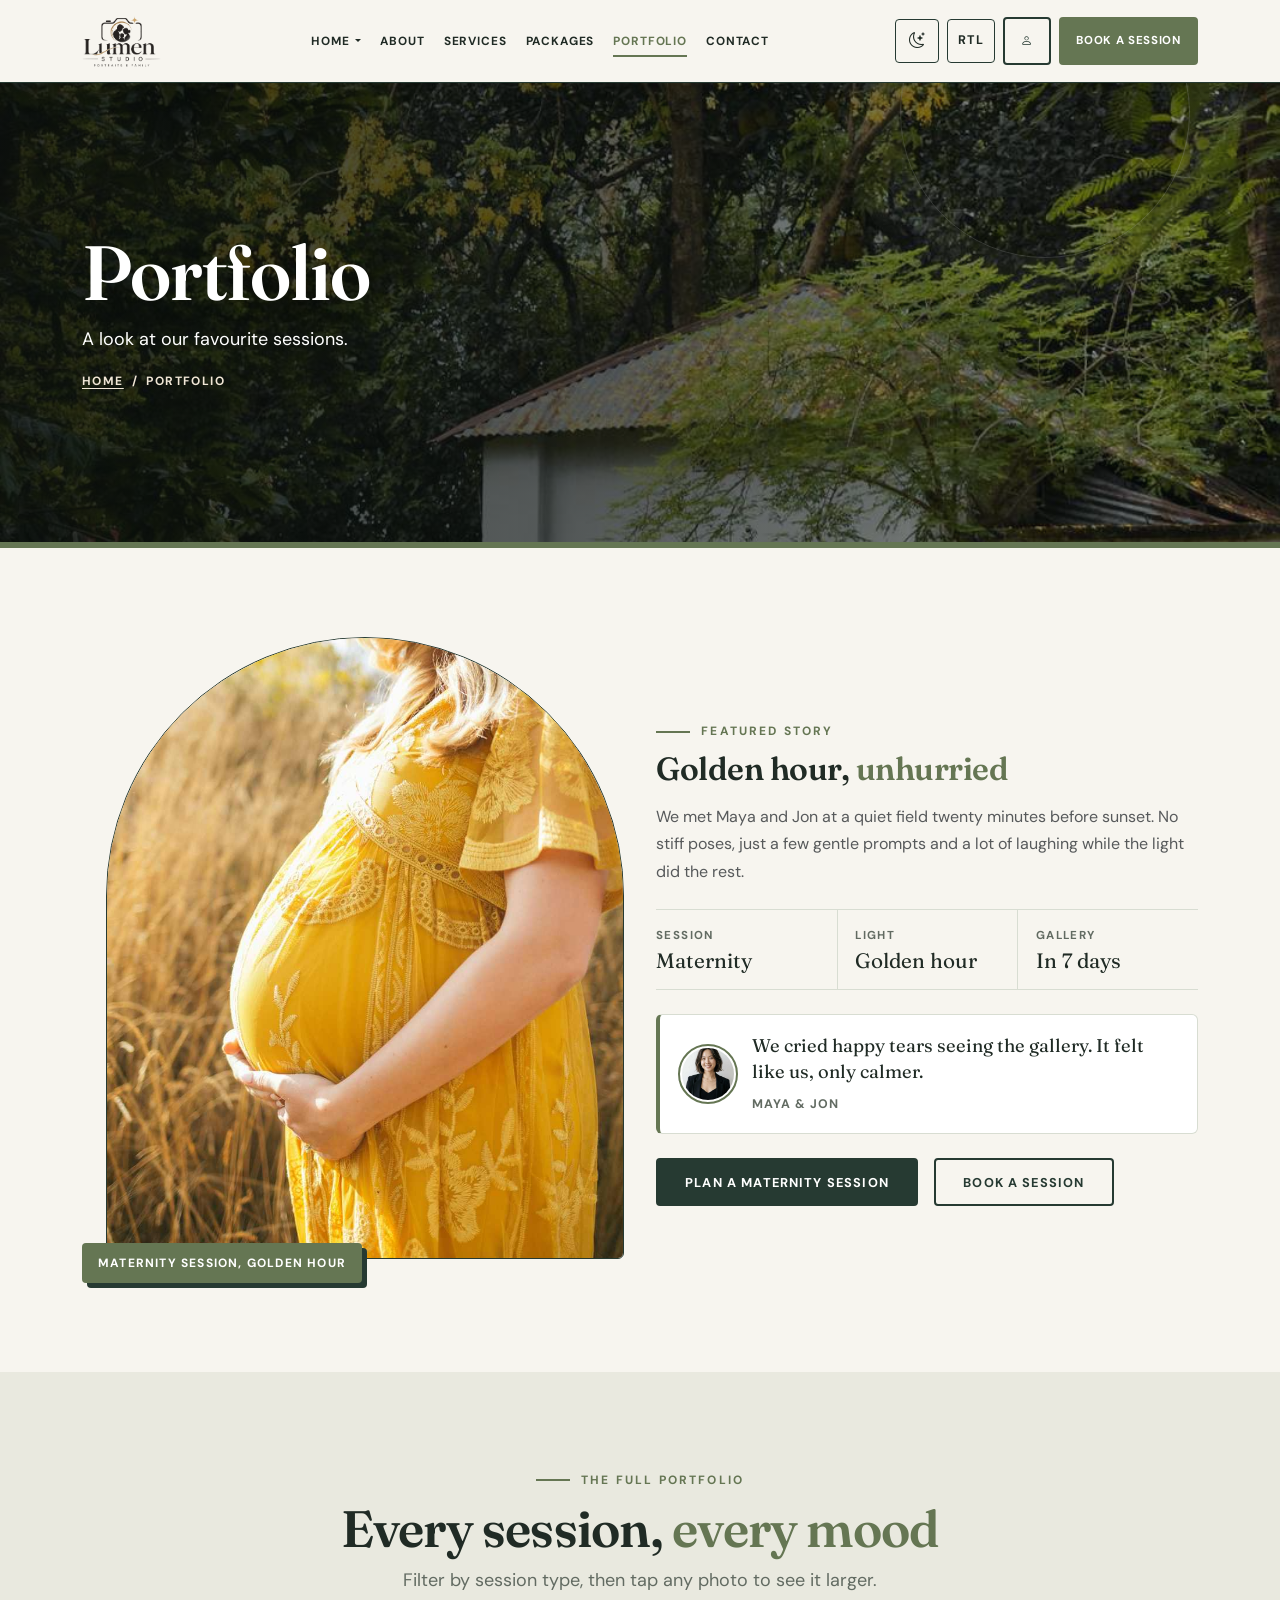
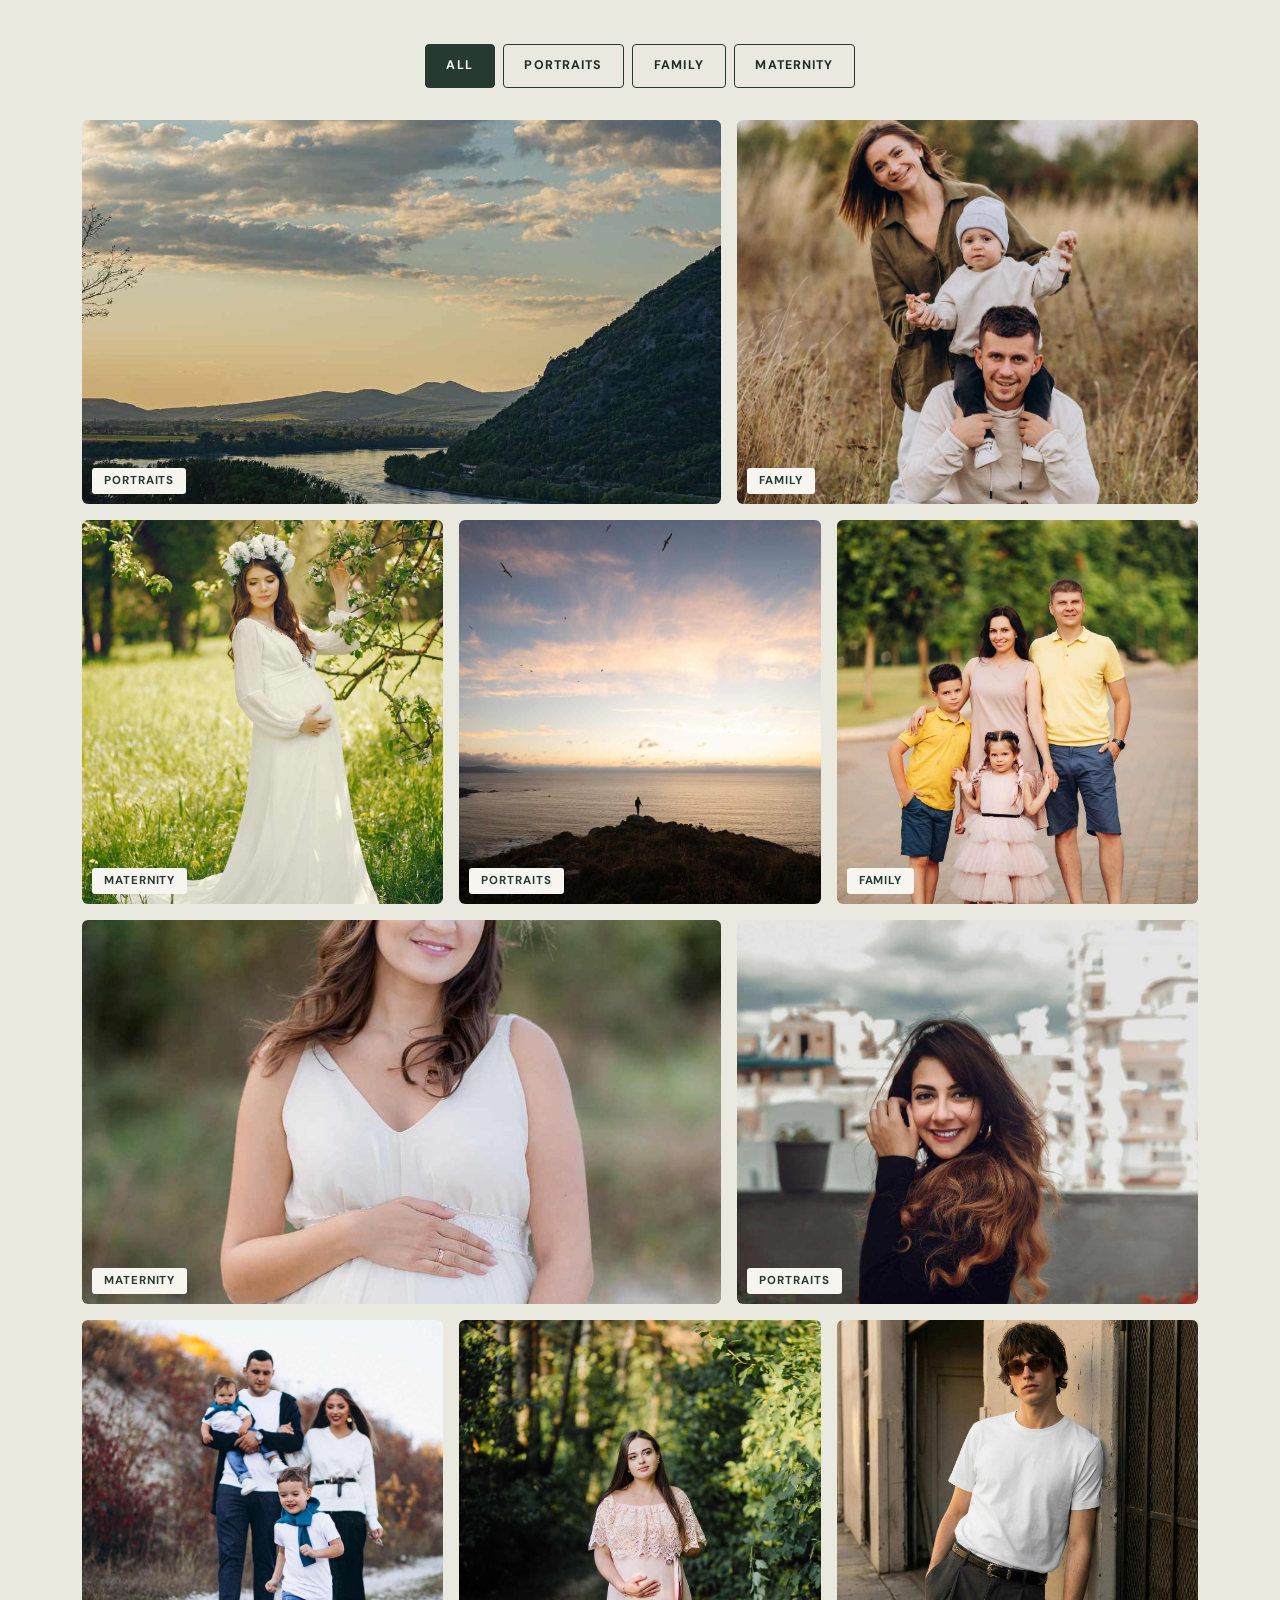
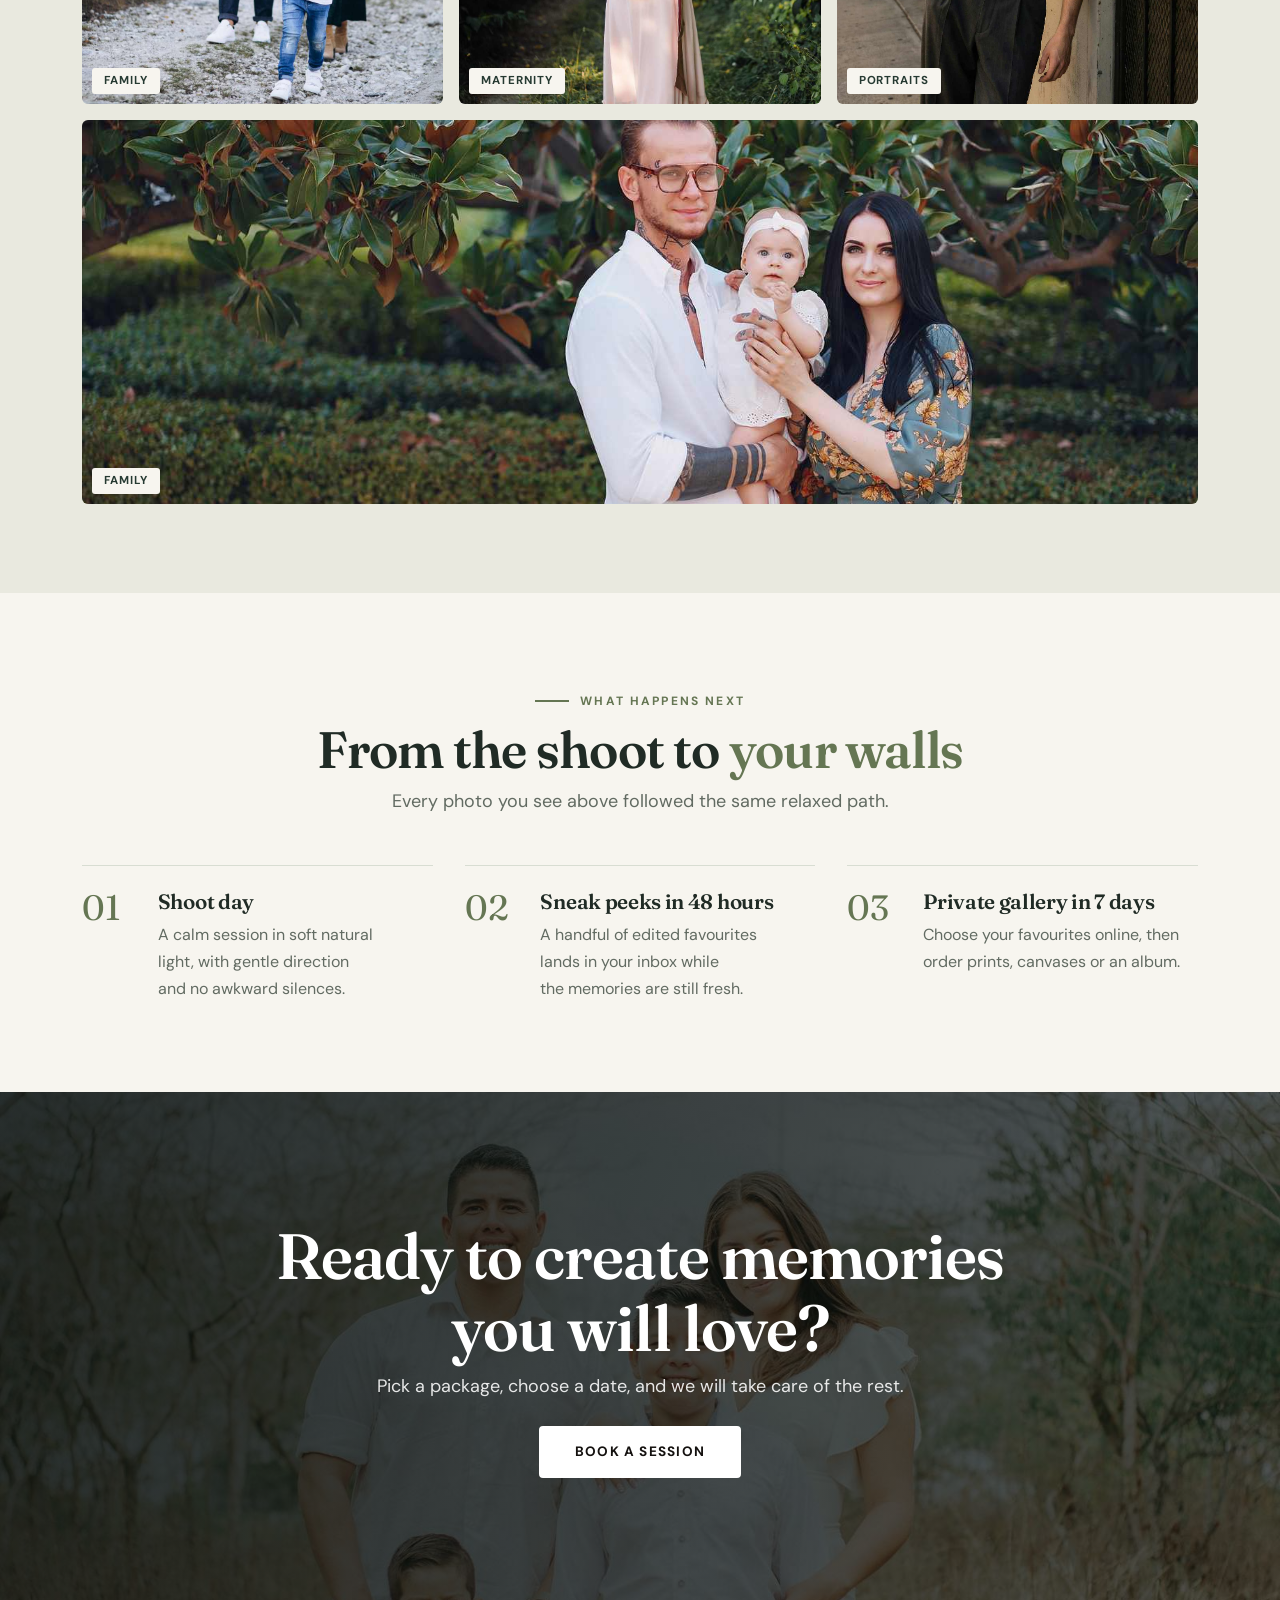
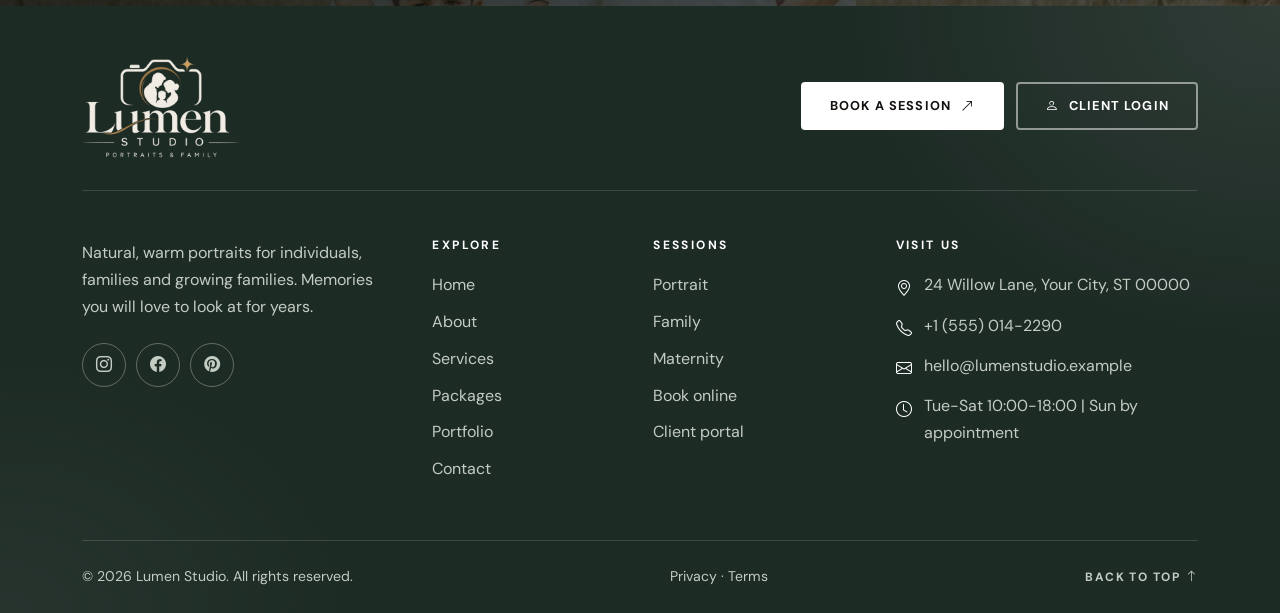
<file: pages/portfolio.html>
<!DOCTYPE html>
<html lang="en" dir="ltr" data-theme="light">
<head>
  <meta charset="utf-8">
  <link rel="icon" href="../assets/favicon/favicon.ico" sizes="any">
  <link rel="icon" type="image/png" sizes="32x32" href="../assets/favicon/favicon-32.png">
  <link rel="icon" type="image/png" sizes="16x16" href="../assets/favicon/favicon-16.png">
  <link rel="icon" type="image/png" sizes="192x192" href="../assets/favicon/favicon-192.png">
  <link rel="apple-touch-icon" href="../assets/favicon/apple-touch-icon.png">
  <meta name="viewport" content="width=device-width, initial-scale=1">
  <title>Portfolio | Portrait, Family & Maternity Photos</title>
  <meta name="description" content="Browse our portfolio of natural portrait, family and maternity photography. Filter by session type and tap any photo to view it larger before you book.">
  <!-- TODO: replace example.com with your real domain -->
  <meta property="og:title" content="Portfolio | Portrait, Family & Maternity Photos">
  <meta property="og:description" content="Browse our portfolio of natural portrait, family and maternity photography. Filter by session type and tap any photo to view it larger before you book.">
  <meta property="og:type" content="website">
  <meta property="og:image" content="https://images.unsplash.com/photo-1761839258657-457dda39b5cc?auto=format&fit=crop&w=1200&h=630&q=70">
  <meta name="theme-color" content="#14110f">
  <link rel="preconnect" href="https://fonts.googleapis.com">
  <link rel="preconnect" href="https://fonts.gstatic.com" crossorigin>
  <link href="https://fonts.googleapis.com/css2?family=DM+Sans:wght@400;500;700&family=Fraunces:ital,opsz,wght@0,9..144,500;0,9..144,600;0,9..144,700;1,9..144,400&display=swap" rel="stylesheet">
  <link href="https://cdn.jsdelivr.net/npm/bootstrap@5.3.3/dist/css/bootstrap.min.css" rel="stylesheet">
  <link href="https://cdn.jsdelivr.net/npm/bootstrap-icons@1.11.3/font/bootstrap-icons.min.css" rel="stylesheet">
  <link href="../assets/css/style.css" rel="stylesheet">
  <link href="../assets/css/dark-mode.css" rel="stylesheet">
  <link href="../assets/css/rtl.css" rel="stylesheet">
  <script>try{var t=localStorage.getItem('theme')||(matchMedia('(prefers-color-scheme: dark)').matches?'dark':'light');document.documentElement.setAttribute('data-theme',t);var d=localStorage.getItem('dir');if(d)document.documentElement.setAttribute('dir',d);}catch(e){}</script>
</head>
<body>
  <a class="skip-link" href="#main">Skip to main content</a>
  <!-- HEADER -->
  <header id="site-header" class="site-header">
    <nav class="navbar navbar-expand-xl" aria-label="Main navigation">
      <div class="container">
        <a class="navbar-brand" href="index.html" aria-label="Lumen Studio, home"><img class="logo-img logo-on-light" src="../assets/logo/lumen-logo.png" alt="" width="900" height="592"><img class="logo-img logo-on-dark" src="../assets/logo/lumen-logo-light.png" alt="" width="900" height="592"></a>
        <button class="navbar-toggler icon-btn" type="button" data-bs-toggle="collapse" data-bs-target="#mainNav" aria-controls="mainNav" aria-expanded="false" aria-label="Open menu"><i class="bi bi-list"></i></button>
        <div class="collapse navbar-collapse" id="mainNav">
          <ul class="navbar-nav mx-auto">
            <li class="nav-item dropdown">
              <a class="nav-link dropdown-toggle" href="index.html" role="button" data-bs-toggle="dropdown" aria-expanded="false">Home</a>
              <ul class="dropdown-menu">
                <li><a class="dropdown-item" href="index.html"><span class="di-num">01</span><span><strong>Home 1</strong><small>Classic: gallery, packages, FAQ</small></span></a></li>
                <li><a class="dropdown-item" href="index-2.html"><span class="di-num">02</span><span><strong>Home 2</strong><small>Editorial: team, stories, before/after</small></span></a></li>
              </ul>
            </li>
            <li class="nav-item"><a class="nav-link" href="about.html">About</a></li>
            <li class="nav-item"><a class="nav-link" href="services.html">Services</a></li>
            <li class="nav-item"><a class="nav-link" href="packages.html">Packages</a></li>
            <li class="nav-item"><a class="nav-link active" aria-current="page" href="portfolio.html">Portfolio</a></li>
            <li class="nav-item"><a class="nav-link" href="contact.html">Contact</a></li>
          </ul>
          <div class="nav-actions d-flex align-items-center gap-2 py-2">
            <button class="icon-btn" data-action="theme" type="button" aria-label="Switch dark or light mode"><i class="bi bi-moon-stars"></i></button>
            <button class="icon-btn dir-btn" data-action="dir" type="button" aria-label="Switch text direction (left to right or right to left)"><span class="dir-label">RTL</span></button>
            <a class="btn btn-outline-primary btn-login" href="login.html" aria-label="Client login" title="Client login"><i class="bi bi-person"></i><span class="btn-label">Client Login</span></a>
            <a class="btn btn-accent" href="booking.html">Book a Session</a>
          </div>
        </div>
      </div>
    </nav>
  </header>
  <main id="main">
    <!-- PAGE TITLE -->
    <section class="page-hero" style="background-image:url('../assets/images/Portfolio.jpg')">
      <div class="container">
        <h1>Portfolio</h1>
        <p class="lead mb-3">A look at our favourite sessions.</p>
        <nav aria-label="Breadcrumb"><ol class="breadcrumb"><li class="breadcrumb-item"><a href="index.html">Home</a></li><li class="breadcrumb-item active" aria-current="page">Portfolio</li></ol></nav>
      </div>
    </section>
    <!-- FEATURED STORY (new) -->
    <section class="section pf-feature">
      <div class="container">
        <div class="row g-5 align-items-center">
          <div class="col-lg-6 reveal">
            <figure class="pf-feature-img">
              <img src="../assets/images/maternity5.jpg" alt="Couple holding a baby bump in golden evening light" loading="lazy">
              <figcaption>Maternity session, golden hour</figcaption>
            </figure>
          </div>
          <div class="col-lg-6 reveal">
            <span class="eyebrow line">Featured story</span>
            <h2 class="mb-3">Golden hour, <em>unhurried</em></h2>
            <p class="text-muted">We met Maya and Jon at a quiet field twenty minutes before sunset. No stiff poses, just a few gentle prompts and a lot of laughing while the light did the rest.</p>
            <dl class="pf-facts">
              <div><dt>Session</dt><dd>Maternity</dd></div>
              <div><dt>Light</dt><dd>Golden hour</dd></div>
              <div><dt>Gallery</dt><dd>In 7 days</dd></div>
            </dl>
            <blockquote class="pf-quote">
              <img class="avatar-photo" src="../assets/images/tes2.jpg" width="56" height="56" loading="lazy" alt="Maya and Jon">
              <div><p>We cried happy tears seeing the gallery. It felt like us, only calmer.</p><cite>Maya &amp; Jon</cite></div>
            </blockquote>
            <div class="d-flex flex-wrap gap-3">
              <a class="btn btn-primary" href="service-details.html?type=maternity">Plan a maternity session</a>
              <a class="btn btn-outline-primary" href="booking.html">Book a Session</a>
            </div>
          </div>
        </div>
      </div>
    </section>

    <!-- GALLERY -->
    <section class="section section-alt pf-gallery">
      <div class="container">
        <div class="section-title center reveal"><span class="eyebrow">The full portfolio</span><h2>Every session, <em>every mood</em></h2><p>Filter by session type, then tap any photo to see it larger.</p></div>
        <div class="filter-bar" data-target="#portfolio-grid" role="group" aria-label="Filter photos by type"><button class="filter-btn active" data-filter="all" aria-pressed="true">All</button><button class="filter-btn" data-filter="portraits" aria-pressed="false">Portraits</button><button class="filter-btn" data-filter="family" aria-pressed="false">Family</button><button class="filter-btn" data-filter="maternity" aria-pressed="false">Maternity</button></div>
        <div class="masonry pf-grid" id="portfolio-grid" data-lightbox-group>
        <button class="item" type="button" data-cat="portraits" data-lightbox><img loading="lazy" src="../assets/images/portrait1.jpg" data-full="https://images.unsplash.com/photo-1688681637923-ecd02b7ce81b?auto=format&fit=crop&w=1600&q=70" alt="Woman in soft window light"><span class="tag">Portraits</span></button>
        <button class="item" type="button" data-cat="family" data-lightbox><img loading="lazy" src="../assets/images/family1.jpg" data-full="https://images.unsplash.com/photo-1761839258657-457dda39b5cc?auto=format&fit=crop&w=1600&q=70" alt="Family together in a green garden"><span class="tag">Family</span></button>
        <button class="item" type="button" data-cat="maternity" data-lightbox><img loading="lazy" src="../assets/images/maternity1.jpg" data-full="https://images.unsplash.com/photo-1538678867871-8a43e7487746?auto=format&fit=crop&w=1600&q=70" alt="Expecting mother in a sunlit field"><span class="tag">Maternity</span></button>
        <button class="item" type="button" data-cat="portraits" data-lightbox><img loading="lazy" src="../assets/images/portrait2.jpg" data-full="https://images.unsplash.com/photo-1649688132557-a80cc2d3d99d?auto=format&fit=crop&w=1600&q=70" alt="Woman seated by a window"><span class="tag">Portraits</span></button>
        <button class="item" type="button" data-cat="family" data-lightbox><img loading="lazy" src="../assets/images/family2.jpg" data-full="https://images.unsplash.com/photo-1588979355313-6711a095465f?auto=format&fit=crop&w=1600&q=70" alt="Family relaxing on the grass"><span class="tag">Family</span></button>
        <button class="item" type="button" data-cat="maternity" data-lightbox><img loading="lazy" src="../assets/images/maternity2.jpg" data-full="https://images.unsplash.com/photo-1763106377335-578cf40ce82e?auto=format&fit=crop&w=1600&q=70" alt="Couple holding a baby bump at sunset"><span class="tag">Maternity</span></button>
        <button class="item" type="button" data-cat="portraits" data-lightbox><img loading="lazy" src="../assets/images/portrait7.jpg" data-full="../assets/images/portrait3.jpg" alt="Quiet window-light portrait"><span class="tag">Portraits</span></button>
        <button class="item" type="button" data-cat="family" data-lightbox><img loading="lazy" src="../assets/images/family3.jpg" data-full="https://images.unsplash.com/photo-1624272864537-8ecc72b67958?auto=format&fit=crop&w=1600&q=70" alt="Father hugging his laughing daughter"><span class="tag">Family</span></button>
        <button class="item" type="button" data-cat="maternity" data-lightbox><img loading="lazy" src="../assets/images/maternity3.jpg" data-full="https://images.unsplash.com/photo-1457342813143-a1ae27448a82?auto=format&fit=crop&w=1600&q=70" alt="Mother cradling her bump"><span class="tag">Maternity</span></button>
        <button class="item" type="button" data-cat="portraits" data-lightbox><img loading="lazy" src="../assets/images/portrait9.jpg" data-full="../assets/images/portrait4.jpg" alt="Portrait in soft natural light"><span class="tag">Portraits</span></button>
        <button class="item" type="button" data-cat="family" data-lightbox><img loading="lazy" src="../assets/images/family4.jpg" data-full="https://images.unsplash.com/photo-1770871821382-60ea99b0a941?auto=format&fit=crop&w=1600&q=70" alt="Family running together in a garden"><span class="tag">Family</span></button>
        </div>
      </div>
    </section>

    <!-- HOW IT WORKS (new) -->
    <section class="section pf-process">
      <div class="container">
        <div class="section-title center reveal"><span class="eyebrow">What happens next</span><h2>From the shoot to <em>your walls</em></h2><p>Every photo you see above followed the same relaxed path.</p></div>
        <div class="process-line">
          <article class="process-step reveal"><span class="step-number">01</span><div><h3>Shoot day</h3><p>A calm session in soft natural light, with gentle direction and no awkward silences.</p></div></article>
          <article class="process-step reveal"><span class="step-number">02</span><div><h3>Sneak peeks in 48 hours</h3><p>A handful of edited favourites lands in your inbox while the memories are still fresh.</p></div></article>
          <article class="process-step reveal"><span class="step-number">03</span><div><h3>Private gallery in 7 days</h3><p>Choose your favourites online, then order prints, canvases or an album.</p></div></article>
        </div>
      </div>
    </section>

    <!-- CALL TO ACTION -->
    <section class="cta-banner" style="background-image:url('../assets/images/cta5.jpg')"><div class="container reveal">
      <h2>Ready to create memories you will love?</h2><p class="mb-4">Pick a package, choose a date, and we will take care of the rest.</p>
      <a class="btn btn-accent btn-lg" href="booking.html">Book a Session</a>
    </div></section>
  </main>
  <!-- FOOTER -->
  <footer id="site-footer" class="site-footer">
    <div class="container">
      <div class="footer-top">
        <a class="footer-brand" href="index.html" aria-label="Lumen Studio, home"><img class="logo-img logo-always-light" src="../assets/logo/lumen-logo-light.png" alt="" width="900" height="592"></a>
        <div class="footer-top-actions">
          <a class="btn btn-footer-solid" href="booking.html">Book a Session <i class="bi bi-arrow-up-right"></i></a>
          <a class="btn btn-footer-line" href="login.html"><i class="bi bi-person"></i> Client Login</a>
        </div>
      </div>
      <div class="footer-grid">
        <div class="fg-about">
          <p>Natural, warm portraits for individuals, families and growing families. Memories you will love to look at for years.</p>
          <div class="social" aria-label="Social media">
            <a href="#" aria-label="Instagram"><i class="bi bi-instagram"></i></a>
            <a href="#" aria-label="Facebook"><i class="bi bi-facebook"></i></a>
            <a href="#" aria-label="Pinterest"><i class="bi bi-pinterest"></i></a>
          </div>
        </div>
        <nav aria-label="Footer navigation">
          <h5>Explore</h5>
          <ul>
            <li><a href="index.html">Home</a></li>
            <li><a href="about.html">About</a></li>
            <li><a href="services.html">Services</a></li>
            <li><a href="packages.html">Packages</a></li>
            <li><a href="portfolio.html">Portfolio</a></li>
            <li><a href="contact.html">Contact</a></li>
          </ul>
        </nav>
        <nav aria-label="Session types">
          <h5>Sessions</h5>
          <ul>
            <li><a href="service-details.html?type=portrait">Portrait</a></li>
            <li><a href="service-details.html?type=family">Family</a></li>
            <li><a href="service-details.html?type=maternity">Maternity</a></li>
            <li><a href="booking.html">Book online</a></li>
            <li><a href="login.html">Client portal</a></li>
          </ul>
        </nav>
        <div>
          <h5>Visit us</h5>
          <ul class="footer-contact">
            <li><i class="bi bi-geo-alt"></i><address class="mb-0">24 Willow Lane, Your City, ST 00000</address></li>
            <li><i class="bi bi-telephone"></i><a href="tel:+15550142290">+1 (555) 014-2290</a></li>
            <li><i class="bi bi-envelope"></i><a href="mailto:hello@lumenstudio.example">hello@lumenstudio.example</a></li>
            <li><i class="bi bi-clock"></i><span>Tue-Sat 10:00-18:00 | Sun by appointment</span></li>
          </ul>
        </div>
      </div>
      <div class="footer-bottom">
        <span>&copy; <span id="year">2026</span> Lumen Studio. All rights reserved.</span>
        <span><a href="404.html">Privacy</a> &middot; <a href="404.html">Terms</a></span>
        <a class="to-top" href="#main">Back to top <i class="bi bi-arrow-up"></i></a>
      </div>
    </div>
  </footer>
  <script src="https://cdn.jsdelivr.net/npm/bootstrap@5.3.3/dist/js/bootstrap.bundle.min.js"></script>
  <script src="../assets/js/main.js"></script>
</body>
</html>
</file>
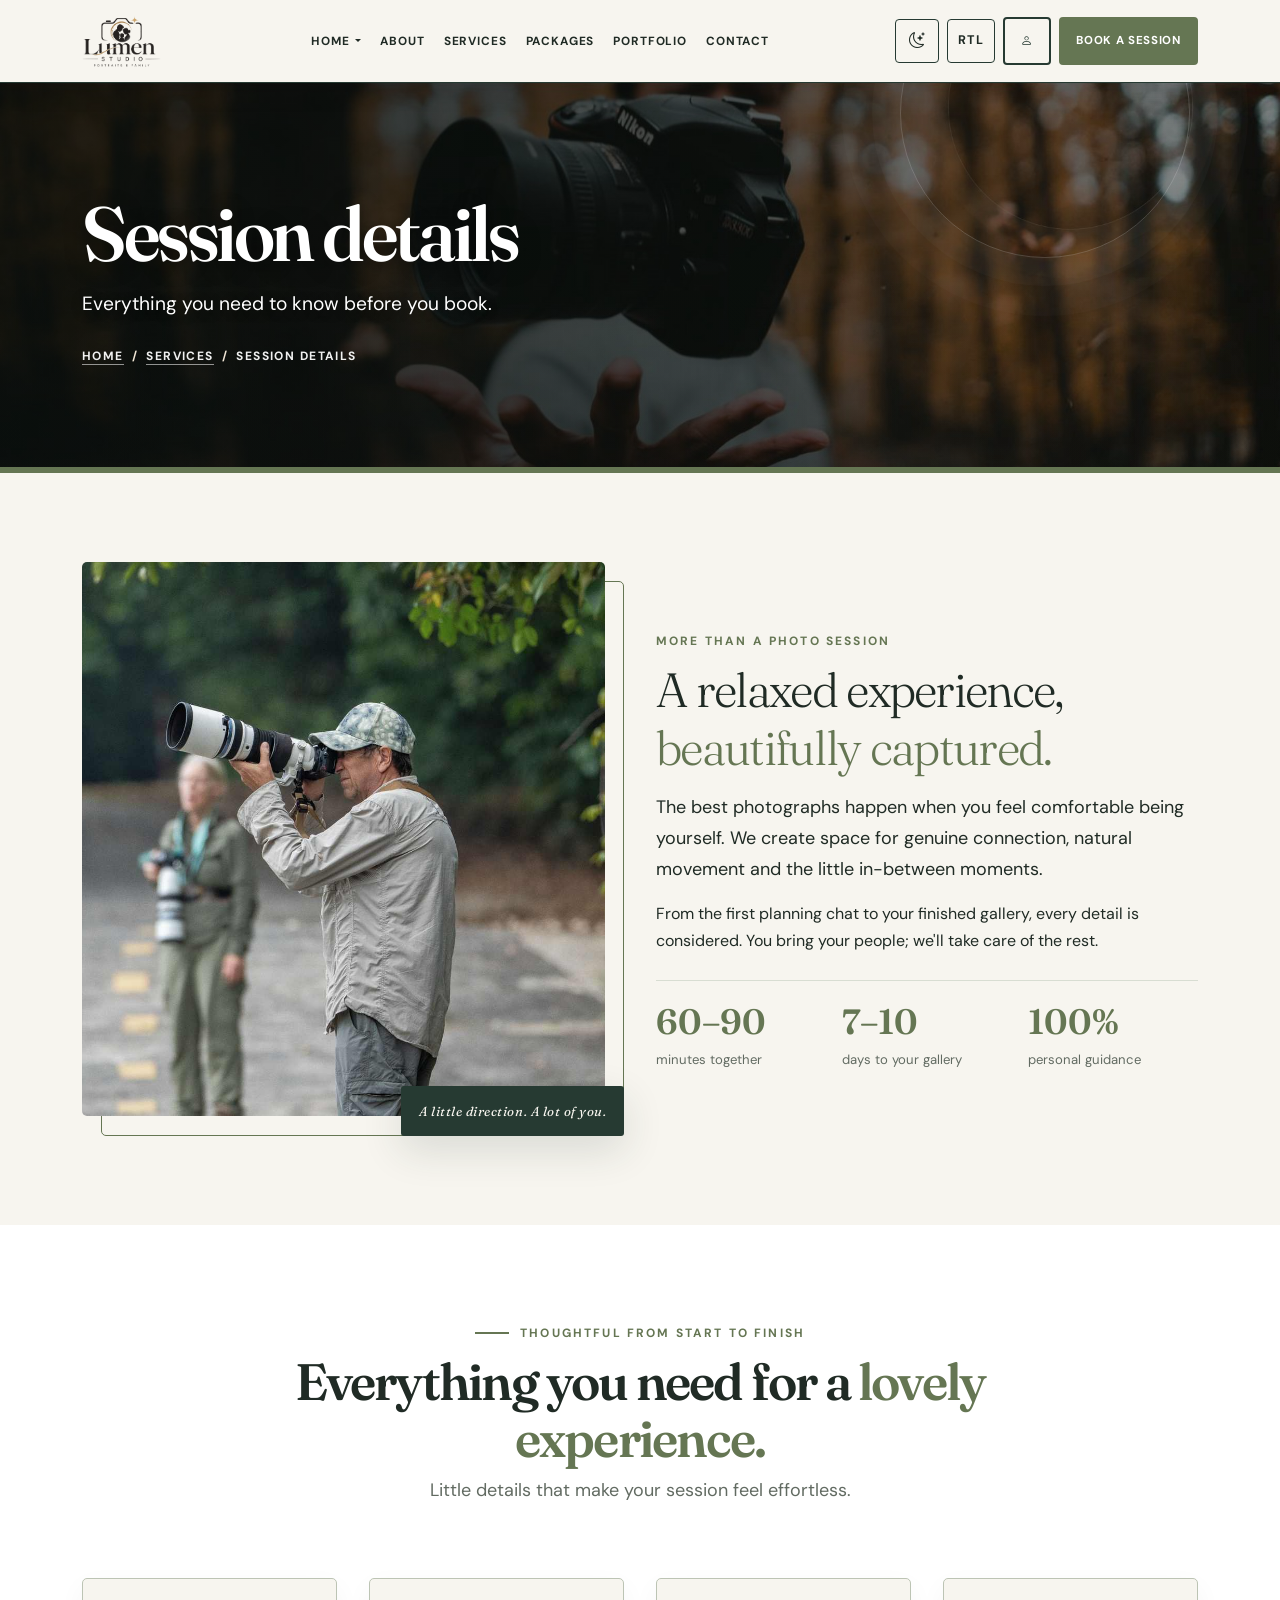
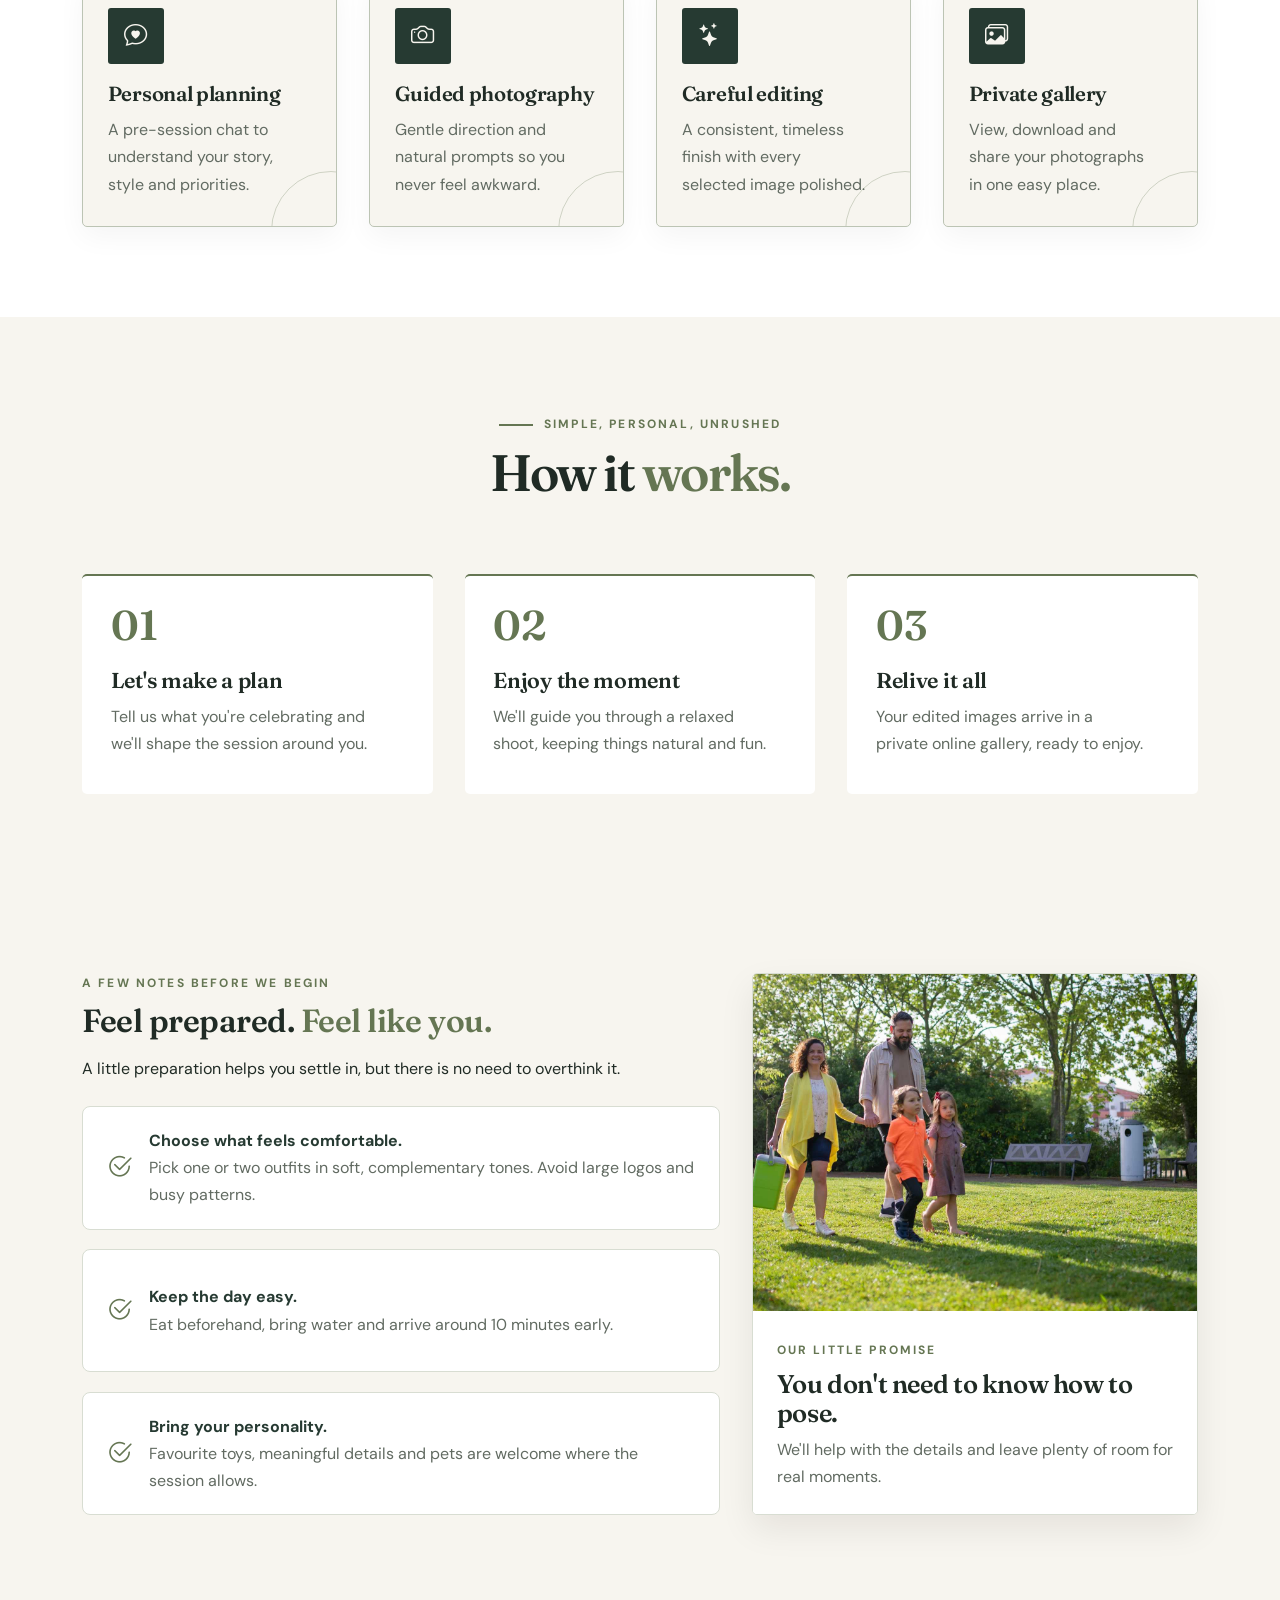
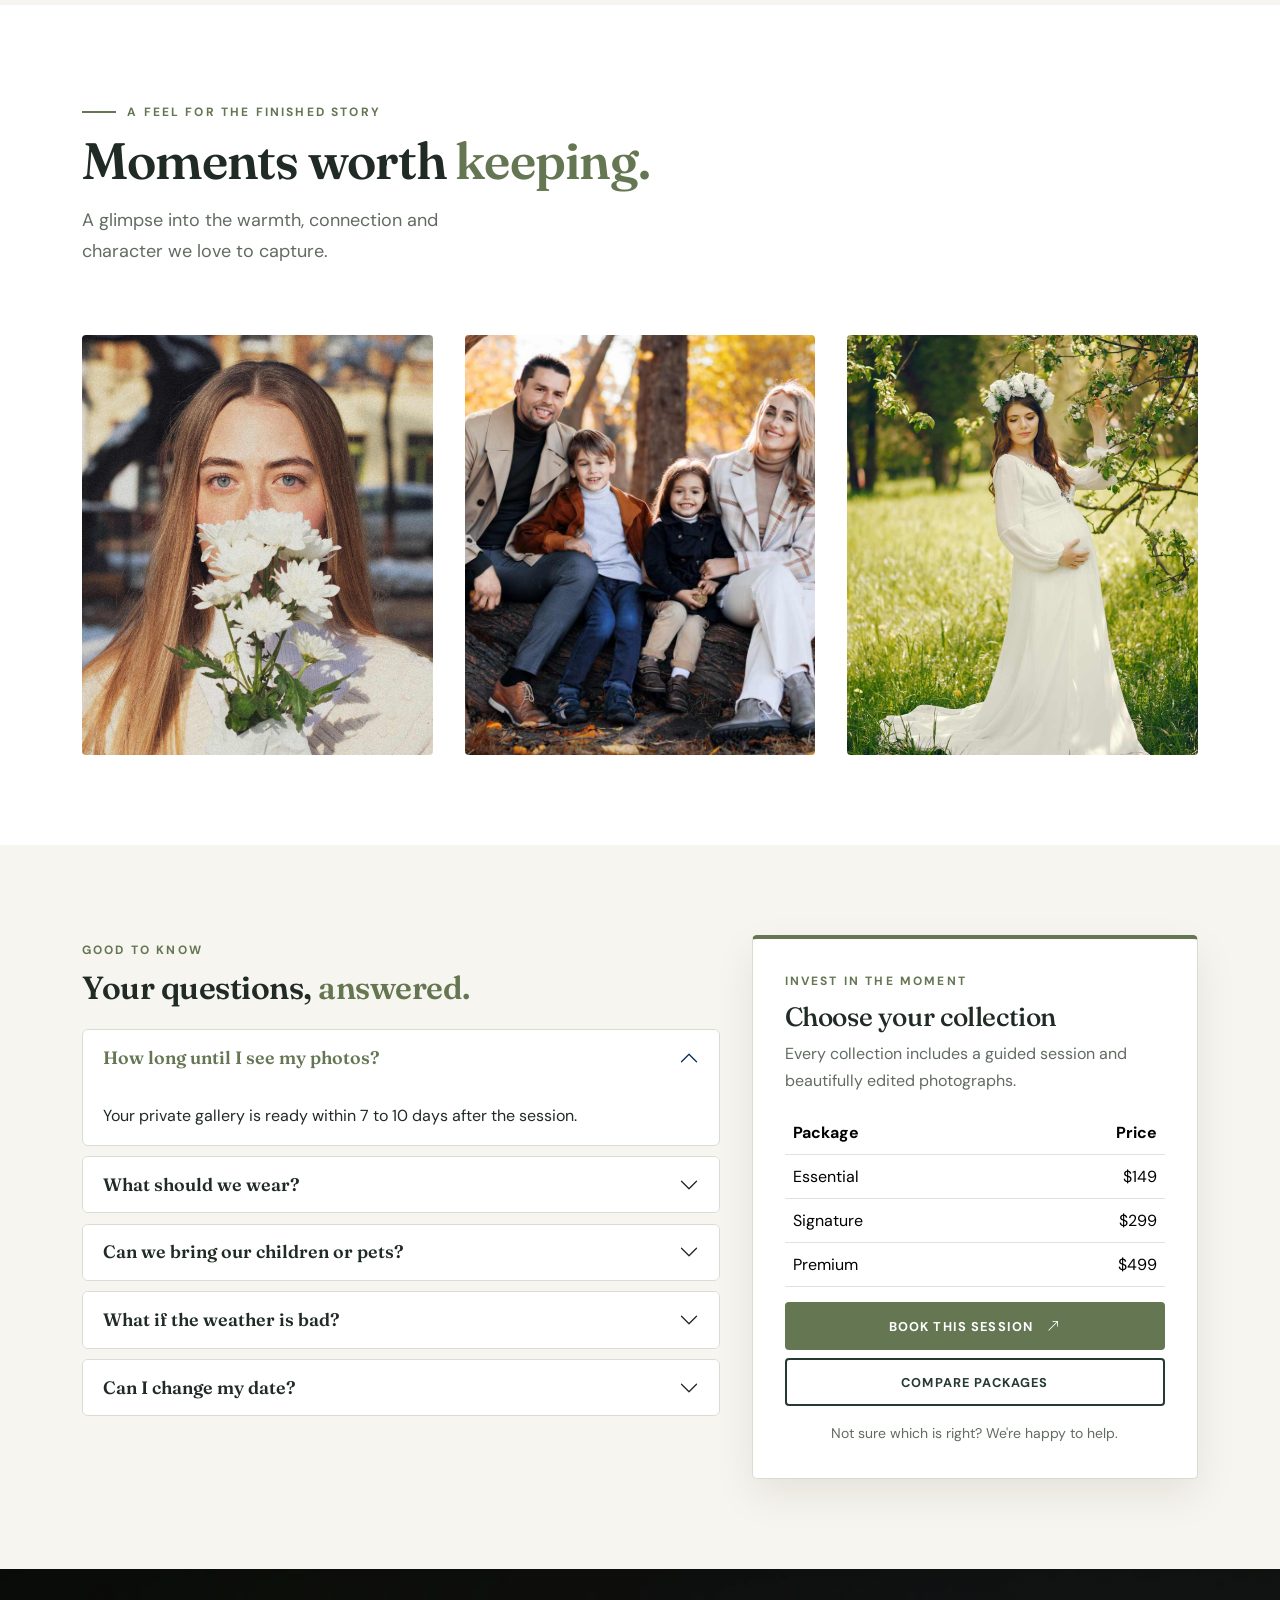
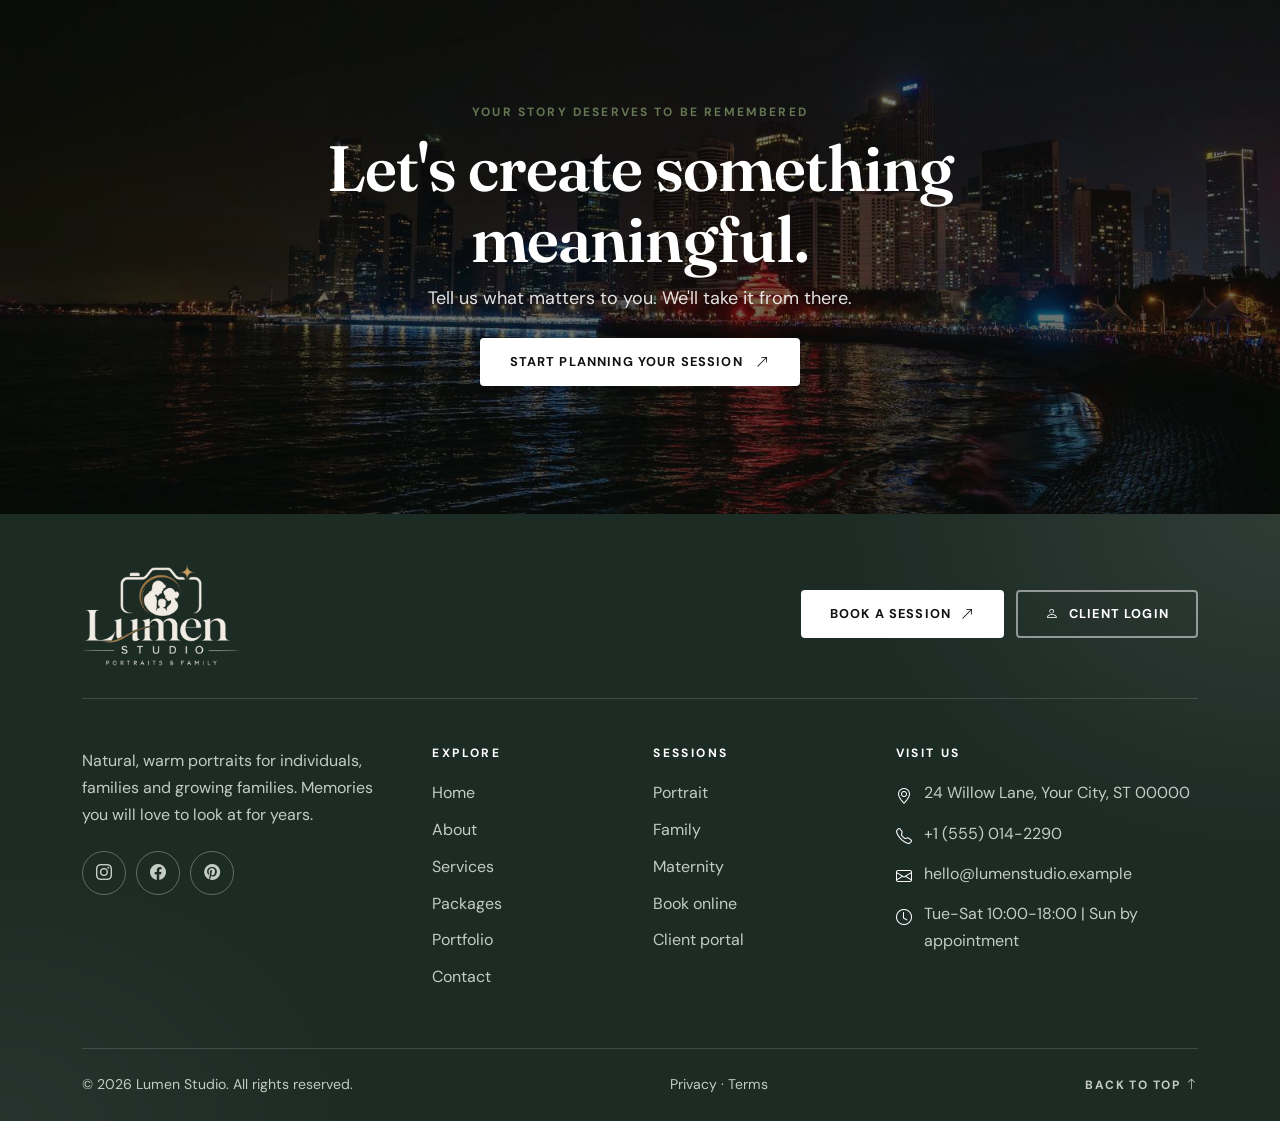
<file: pages/service-details.html>
<!DOCTYPE html>
<html lang="en" dir="ltr" data-theme="light">
<head>
  <meta charset="utf-8">
  <link rel="icon" href="../assets/favicon/favicon.ico" sizes="any">
  <link rel="icon" type="image/png" sizes="32x32" href="../assets/favicon/favicon-32.png">
  <link rel="icon" type="image/png" sizes="16x16" href="../assets/favicon/favicon-16.png">
  <link rel="icon" type="image/png" sizes="192x192" href="../assets/favicon/favicon-192.png">
  <link rel="apple-touch-icon" href="../assets/favicon/apple-touch-icon.png">
  <meta name="viewport" content="width=device-width, initial-scale=1">
  <title>Session Details | What to Expect | Lumen Studio</title>
  <meta name="description" content="Everything you need to know about a Lumen Studio session: what is included, how to prepare, what to wear, common questions and clear pricing before you book.">
  <!-- TODO: replace example.com with your real domain -->
  <meta property="og:title" content="Session Details | What to Expect | Lumen Studio">
  <meta property="og:description" content="Everything you need to know about a Lumen Studio session: what is included, how to prepare, what to wear, common questions and clear pricing before you book.">
  <meta property="og:type" content="website">
  <meta property="og:image" content="https://images.unsplash.com/photo-1761839258657-457dda39b5cc?auto=format&fit=crop&w=1200&h=630&q=70">
  <meta name="theme-color" content="#14110f">
  <link rel="preconnect" href="https://fonts.googleapis.com">
  <link rel="preconnect" href="https://fonts.gstatic.com" crossorigin>
  <link href="https://fonts.googleapis.com/css2?family=DM+Sans:wght@400;500;700&family=Fraunces:ital,opsz,wght@0,9..144,500;0,9..144,600;0,9..144,700;1,9..144,400&display=swap" rel="stylesheet">
  <link href="https://cdn.jsdelivr.net/npm/bootstrap@5.3.3/dist/css/bootstrap.min.css" rel="stylesheet">
  <link href="https://cdn.jsdelivr.net/npm/bootstrap-icons@1.11.3/font/bootstrap-icons.min.css" rel="stylesheet">
  <link href="../assets/css/style.css" rel="stylesheet">
  <link href="../assets/css/dark-mode.css" rel="stylesheet">
  <link href="../assets/css/rtl.css" rel="stylesheet">
  <script>try{var t=localStorage.getItem('theme')||(matchMedia('(prefers-color-scheme: dark)').matches?'dark':'light');document.documentElement.setAttribute('data-theme',t);var d=localStorage.getItem('dir');if(d)document.documentElement.setAttribute('dir',d);}catch(e){}</script>
</head>
<body>
  <a class="skip-link" href="#main">Skip to main content</a>
  <!-- HEADER -->
  <header id="site-header" class="site-header">
    <nav class="navbar navbar-expand-xl" aria-label="Main navigation">
      <div class="container">
        <a class="navbar-brand" href="index.html" aria-label="Lumen Studio, home"><img class="logo-img logo-on-light" src="../assets/logo/lumen-logo.png" alt="" width="900" height="592"><img class="logo-img logo-on-dark" src="../assets/logo/lumen-logo-light.png" alt="" width="900" height="592"></a>
        <button class="navbar-toggler icon-btn" type="button" data-bs-toggle="collapse" data-bs-target="#mainNav" aria-controls="mainNav" aria-expanded="false" aria-label="Open menu"><i class="bi bi-list"></i></button>
        <div class="collapse navbar-collapse" id="mainNav">
          <ul class="navbar-nav mx-auto">
            <li class="nav-item dropdown">
              <a class="nav-link dropdown-toggle" href="index.html" role="button" data-bs-toggle="dropdown" aria-expanded="false">Home</a>
              <ul class="dropdown-menu">
                <li><a class="dropdown-item" href="index.html"><span class="di-num">01</span><span><strong>Home 1</strong><small>Classic: gallery, packages, FAQ</small></span></a></li>
                <li><a class="dropdown-item" href="index-2.html"><span class="di-num">02</span><span><strong>Home 2</strong><small>Editorial: team, stories, before/after</small></span></a></li>
              </ul>
            </li>
            <li class="nav-item"><a class="nav-link" href="about.html">About</a></li>
            <li class="nav-item"><a class="nav-link" href="services.html">Services</a></li>
            <li class="nav-item"><a class="nav-link" href="packages.html">Packages</a></li>
            <li class="nav-item"><a class="nav-link" href="portfolio.html">Portfolio</a></li>
            <li class="nav-item"><a class="nav-link" href="contact.html">Contact</a></li>
          </ul>
          <div class="nav-actions d-flex align-items-center gap-2 py-2">
            <button class="icon-btn" data-action="theme" type="button" aria-label="Switch dark or light mode"><i class="bi bi-moon-stars"></i></button>
            <button class="icon-btn dir-btn" data-action="dir" type="button" aria-label="Switch text direction (left to right or right to left)"><span class="dir-label">RTL</span></button>
            <a class="btn btn-outline-primary btn-login" href="login.html" aria-label="Client login" title="Client login"><i class="bi bi-person"></i><span class="btn-label">Client Login</span></a>
            <a class="btn btn-accent" href="booking.html">Book a Session</a>
          </div>
        </div>
      </div>
    </nav>
  </header>
  <main id="main">
    <!-- SERVICE DETAILS BANNER: based on the supplied camera photograph reference -->
    <section class="page-hero sd-hero sd-reference-hero" aria-labelledby="sd-banner-title" style="background-image:url('../assets/images/service-details-banner.jpg')">
      <div class="container position-relative">
        <h1 id="sd-banner-title">Session details</h1>
        <p class="lead">Everything you need to know before you book.</p>
        <nav aria-label="Breadcrumb" class="sd-banner-breadcrumb">
          <ol class="breadcrumb mb-0">
            <li class="breadcrumb-item"><a href="index.html">Home</a></li>
            <li class="breadcrumb-item"><a href="services.html">Services</a></li>
            <li class="breadcrumb-item active" aria-current="page">Session details</li>
          </ol>
        </nav>
      </div>
    </section>

    <section class="section sd-intro" id="session-experience"><div class="container"><div class="row align-items-center g-4 g-lg-5">
      <div class="col-lg-6"><div class="sd-intro-image"><img src="../assets/images/lens.jpg" alt="A softly lit portrait session" loading="lazy"><span class="sd-image-note">A little direction. A lot of you.</span></div></div>
      <div class="col-lg-6"><span class="eyebrow">MORE THAN A PHOTO SESSION</span><h2 class="display-5 mb-3">A relaxed experience, <em>beautifully captured.</em></h2><p class="lead">The best photographs happen when you feel comfortable being yourself. We create space for genuine connection, natural movement and the little in-between moments.</p><p>From the first planning chat to your finished gallery, every detail is considered. You bring your people; we'll take care of the rest.</p><div class="sd-stat-row"><div><strong>60–90</strong><span>minutes together</span></div><div><strong>7–10</strong><span>days to your gallery</span></div><div><strong>100%</strong><span>personal guidance</span></div></div></div>
    </div></div></section>

    <section class="section sd-includes"><div class="container"><div class="section-title text-center mx-auto"><span class="eyebrow">THOUGHTFUL FROM START TO FINISH</span><h2>Everything you need for a <em>lovely experience.</em></h2><p>Little details that make your session feel effortless.</p></div><div class="row g-3 g-lg-4 mt-2">
      <div class="col-sm-6 col-lg-3"><article class="sd-feature-card"><span class="sd-feature-icon"><i class="bi bi-chat-heart"></i></span><h3>Personal planning</h3><p>A pre-session chat to understand your story, style and priorities.</p></article></div>
      <div class="col-sm-6 col-lg-3"><article class="sd-feature-card"><span class="sd-feature-icon"><i class="bi bi-camera"></i></span><h3>Guided photography</h3><p>Gentle direction and natural prompts so you never feel awkward.</p></article></div>
      <div class="col-sm-6 col-lg-3"><article class="sd-feature-card"><span class="sd-feature-icon"><i class="bi bi-stars"></i></span><h3>Careful editing</h3><p>A consistent, timeless finish with every selected image polished.</p></article></div>
      <div class="col-sm-6 col-lg-3"><article class="sd-feature-card"><span class="sd-feature-icon"><i class="bi bi-images"></i></span><h3>Private gallery</h3><p>View, download and share your photographs in one easy place.</p></article></div>
    </div></div></section>

    <section class="section sd-process"><div class="container"><div class="section-title text-center mx-auto"><span class="eyebrow">SIMPLE, PERSONAL, UNRUSHED</span><h2>How it <em>works.</em></h2></div><div class="row g-4 mt-3">
      <div class="col-md-4"><div class="sd-step"><span>01</span><h3>Let's make a plan</h3><p>Tell us what you're celebrating and we'll shape the session around you.</p></div></div>
      <div class="col-md-4"><div class="sd-step"><span>02</span><h3>Enjoy the moment</h3><p>We'll guide you through a relaxed shoot, keeping things natural and fun.</p></div></div>
      <div class="col-md-4"><div class="sd-step"><span>03</span><h3>Relive it all</h3><p>Your edited images arrive in a private online gallery, ready to enjoy.</p></div></div>
    </div></div></section>

    <section class="section"><div class="container"><div class="row g-4 g-lg-5 align-items-stretch sd-prep-row"><div class="col-lg-7 sd-prep-col"><span class="eyebrow">A FEW NOTES BEFORE WE BEGIN</span><h2 class="mb-3">Feel prepared. <em>Feel like you.</em></h2><p class="mb-4">A little preparation helps you settle in, but there is no need to overthink it.</p><div class="sd-prep-list"><div><i class="bi bi-check2-circle"></i><p><strong>Choose what feels comfortable.</strong><br>Pick one or two outfits in soft, complementary tones. Avoid large logos and busy patterns.</p></div><div><i class="bi bi-check2-circle"></i><p><strong>Keep the day easy.</strong><br>Eat beforehand, bring water and arrive around 10 minutes early.</p></div><div><i class="bi bi-check2-circle"></i><p><strong>Bring your personality.</strong><br>Favourite toys, meaningful details and pets are welcome where the session allows.</p></div></div></div><div class="col-lg-5"><div class="sd-tip-card"><img src="../assets/images/family7.jpg" alt="Family enjoying a relaxed photography session" loading="lazy"><div><span class="eyebrow">OUR LITTLE PROMISE</span><h3>You don't need to know how to pose.</h3><p>We'll help with the details and leave plenty of room for real moments.</p></div></div></div></div></div></section>

    <section class="section sd-gallery-section"><div class="container"><div class="section-title d-flex flex-wrap justify-content-between align-items-end gap-3"><div><span class="eyebrow">A FEEL FOR THE FINISHED STORY</span><h2 class="mb-0">Moments worth <em>keeping.</em></h2></div><p class="mb-1">A glimpse into the warmth, connection and character we love to capture.</p></div><div class="row g-3 mt-3" data-lightbox-group>
      <div class="col-6 col-md-4"><img loading="lazy" class="sd-gallery-img" data-lightbox src="../assets/images/portrait8.jpg" data-full="../assets/images/portrait8.jpg" alt="Portrait session example"></div>
      <div class="col-6 col-md-4"><img loading="lazy" class="sd-gallery-img" data-lightbox src="../assets/images/family5.jpg" data-full="../assets/images/family5.jpg" alt="Natural light photography example"></div>
      <div class="col-6 col-md-4"><img loading="lazy" class="sd-gallery-img" data-lightbox src="../assets/images/maternity1.jpg" data-full="../assets/images/maternity1.jpg" alt="Lifestyle photography example"></div>
    </div></div></section>

    <section class="section"><div class="container"><div class="row g-4 g-lg-5"><div class="col-lg-7"><span class="eyebrow">GOOD TO KNOW</span><h2 class="mb-4">Your questions, <em>answered.</em></h2>
      <div class="accordion sd-faq" id="faq"><div class="accordion-item"><h3 class="accordion-header"><button class="accordion-button" type="button" data-bs-toggle="collapse" data-bs-target="#f0" aria-expanded="true" aria-controls="f0">How long until I see my photos?</button></h3><div id="f0" class="accordion-collapse collapse show" data-bs-parent="#faq"><div class="accordion-body">Your private gallery is ready within 7 to 10 days after the session.</div></div></div>
      <div class="accordion-item"><h3 class="accordion-header"><button class="accordion-button collapsed" type="button" data-bs-toggle="collapse" data-bs-target="#f1" aria-expanded="false" aria-controls="f1">What should we wear?</button></h3><div id="f1" class="accordion-collapse collapse" data-bs-parent="#faq"><div class="accordion-body">Soft, solid colours that you feel good in. Avoid big logos. We send a simple style guide after you book.</div></div></div>
      <div class="accordion-item"><h3 class="accordion-header"><button class="accordion-button collapsed" type="button" data-bs-toggle="collapse" data-bs-target="#f2" aria-expanded="false" aria-controls="f2">Can we bring our children or pets?</button></h3><div id="f2" class="accordion-collapse collapse" data-bs-parent="#faq"><div class="accordion-body">Yes! Kids and pets are very welcome. Bring snacks and favourite toys.</div></div></div>
      <div class="accordion-item"><h3 class="accordion-header"><button class="accordion-button collapsed" type="button" data-bs-toggle="collapse" data-bs-target="#f3" aria-expanded="false" aria-controls="f3">What if the weather is bad?</button></h3><div id="f3" class="accordion-collapse collapse" data-bs-parent="#faq"><div class="accordion-body">Studio sessions are not affected. For outdoor sessions we reschedule for free.</div></div></div>
      <div class="accordion-item"><h3 class="accordion-header"><button class="accordion-button collapsed" type="button" data-bs-toggle="collapse" data-bs-target="#f4" aria-expanded="false" aria-controls="f4">Can I change my date?</button></h3><div id="f4" class="accordion-collapse collapse" data-bs-parent="#faq"><div class="accordion-body">Yes. You can reschedule free of charge up to 48 hours before from your client dashboard.</div></div></div></div>
      </div><aside class="col-lg-5"><div class="price-card sd-price-card"><span class="eyebrow">INVEST IN THE MOMENT</span><h2 class="h3">Choose your collection</h2><p>Every collection includes a guided session and beautifully edited photographs.</p><div class="table-responsive"><table class="table"><caption class="visually-hidden">Package prices</caption><thead><tr><th scope="col">Package</th><th scope="col" class="text-end">Price</th></tr></thead><tbody><tr><td>Essential</td><td class="text-end">$149</td></tr><tr><td>Signature</td><td class="text-end">$299</td></tr><tr><td>Premium</td><td class="text-end">$499</td></tr></tbody></table></div><a class="btn btn-accent w-100 mb-2" href="booking.html">Book this session <i class="bi bi-arrow-up-right ms-1"></i></a><a class="btn btn-outline-primary w-100" href="packages.html">Compare packages</a><small class="d-block text-center mt-3">Not sure which is right? We're happy to help.</small></div></aside>
    </div></div></section>
    <section class="cta-banner sd-final-cta" style="background-image:url('../assets/images/cta3.jpg')"><div class="container"><span class="eyebrow">YOUR STORY DESERVES TO BE REMEMBERED</span><h2>Let's create something <em>meaningful.</em></h2><p>Tell us what matters to you. We'll take it from there.</p><a href="booking.html" class="btn btn-accent mt-2">Start planning your session <i class="bi bi-arrow-up-right ms-1"></i></a></div></section>
    <script>/* Keep the browser title relevant to the selected session. */ (function(){var m={portrait:'Portrait Session',family:'Family Session',maternity:'Maternity Session',newborn:'Newborn Session',couples:'Couples Session',mini:'Mini Session'};var t=new URLSearchParams(location.search).get('type');if(m[t]){document.title=m[t]+' | Lumen Studio';document.documentElement.dataset.sessionType=t;}})();</script>
  </main>
  <!-- FOOTER -->
  <footer id="site-footer" class="site-footer">
    <div class="container">
      <div class="footer-top">
        <a class="footer-brand" href="index.html" aria-label="Lumen Studio, home"><img class="logo-img logo-always-light" src="../assets/logo/lumen-logo-light.png" alt="" width="900" height="592"></a>
        <div class="footer-top-actions">
          <a class="btn btn-footer-solid" href="booking.html">Book a Session <i class="bi bi-arrow-up-right"></i></a>
          <a class="btn btn-footer-line" href="login.html"><i class="bi bi-person"></i> Client Login</a>
        </div>
      </div>
      <div class="footer-grid">
        <div class="fg-about">
          <p>Natural, warm portraits for individuals, families and growing families. Memories you will love to look at for years.</p>
          <div class="social" aria-label="Social media">
            <a href="#" aria-label="Instagram"><i class="bi bi-instagram"></i></a>
            <a href="#" aria-label="Facebook"><i class="bi bi-facebook"></i></a>
            <a href="#" aria-label="Pinterest"><i class="bi bi-pinterest"></i></a>
          </div>
        </div>
        <nav aria-label="Footer navigation">
          <h5>Explore</h5>
          <ul>
            <li><a href="index.html">Home</a></li>
            <li><a href="about.html">About</a></li>
            <li><a href="services.html">Services</a></li>
            <li><a href="packages.html">Packages</a></li>
            <li><a href="portfolio.html">Portfolio</a></li>
            <li><a href="contact.html">Contact</a></li>
          </ul>
        </nav>
        <nav aria-label="Session types">
          <h5>Sessions</h5>
          <ul>
            <li><a href="service-details.html?type=portrait">Portrait</a></li>
            <li><a href="service-details.html?type=family">Family</a></li>
            <li><a href="service-details.html?type=maternity">Maternity</a></li>
            <li><a href="booking.html">Book online</a></li>
            <li><a href="login.html">Client portal</a></li>
          </ul>
        </nav>
        <div>
          <h5>Visit us</h5>
          <ul class="footer-contact">
            <li><i class="bi bi-geo-alt"></i><address class="mb-0">24 Willow Lane, Your City, ST 00000</address></li>
            <li><i class="bi bi-telephone"></i><a href="tel:+15550142290">+1 (555) 014-2290</a></li>
            <li><i class="bi bi-envelope"></i><a href="mailto:hello@lumenstudio.example">hello@lumenstudio.example</a></li>
            <li><i class="bi bi-clock"></i><span>Tue-Sat 10:00-18:00 | Sun by appointment</span></li>
          </ul>
        </div>
      </div>
      <div class="footer-bottom">
        <span>&copy; <span id="year">2026</span> Lumen Studio. All rights reserved.</span>
        <span><a href="404.html">Privacy</a> &middot; <a href="404.html">Terms</a></span>
        <a class="to-top" href="#main">Back to top <i class="bi bi-arrow-up"></i></a>
      </div>
    </div>
  </footer>
  <script src="https://cdn.jsdelivr.net/npm/bootstrap@5.3.3/dist/js/bootstrap.bundle.min.js"></script>
  <script src="../assets/js/main.js"></script>
</body>
</html>
</file>
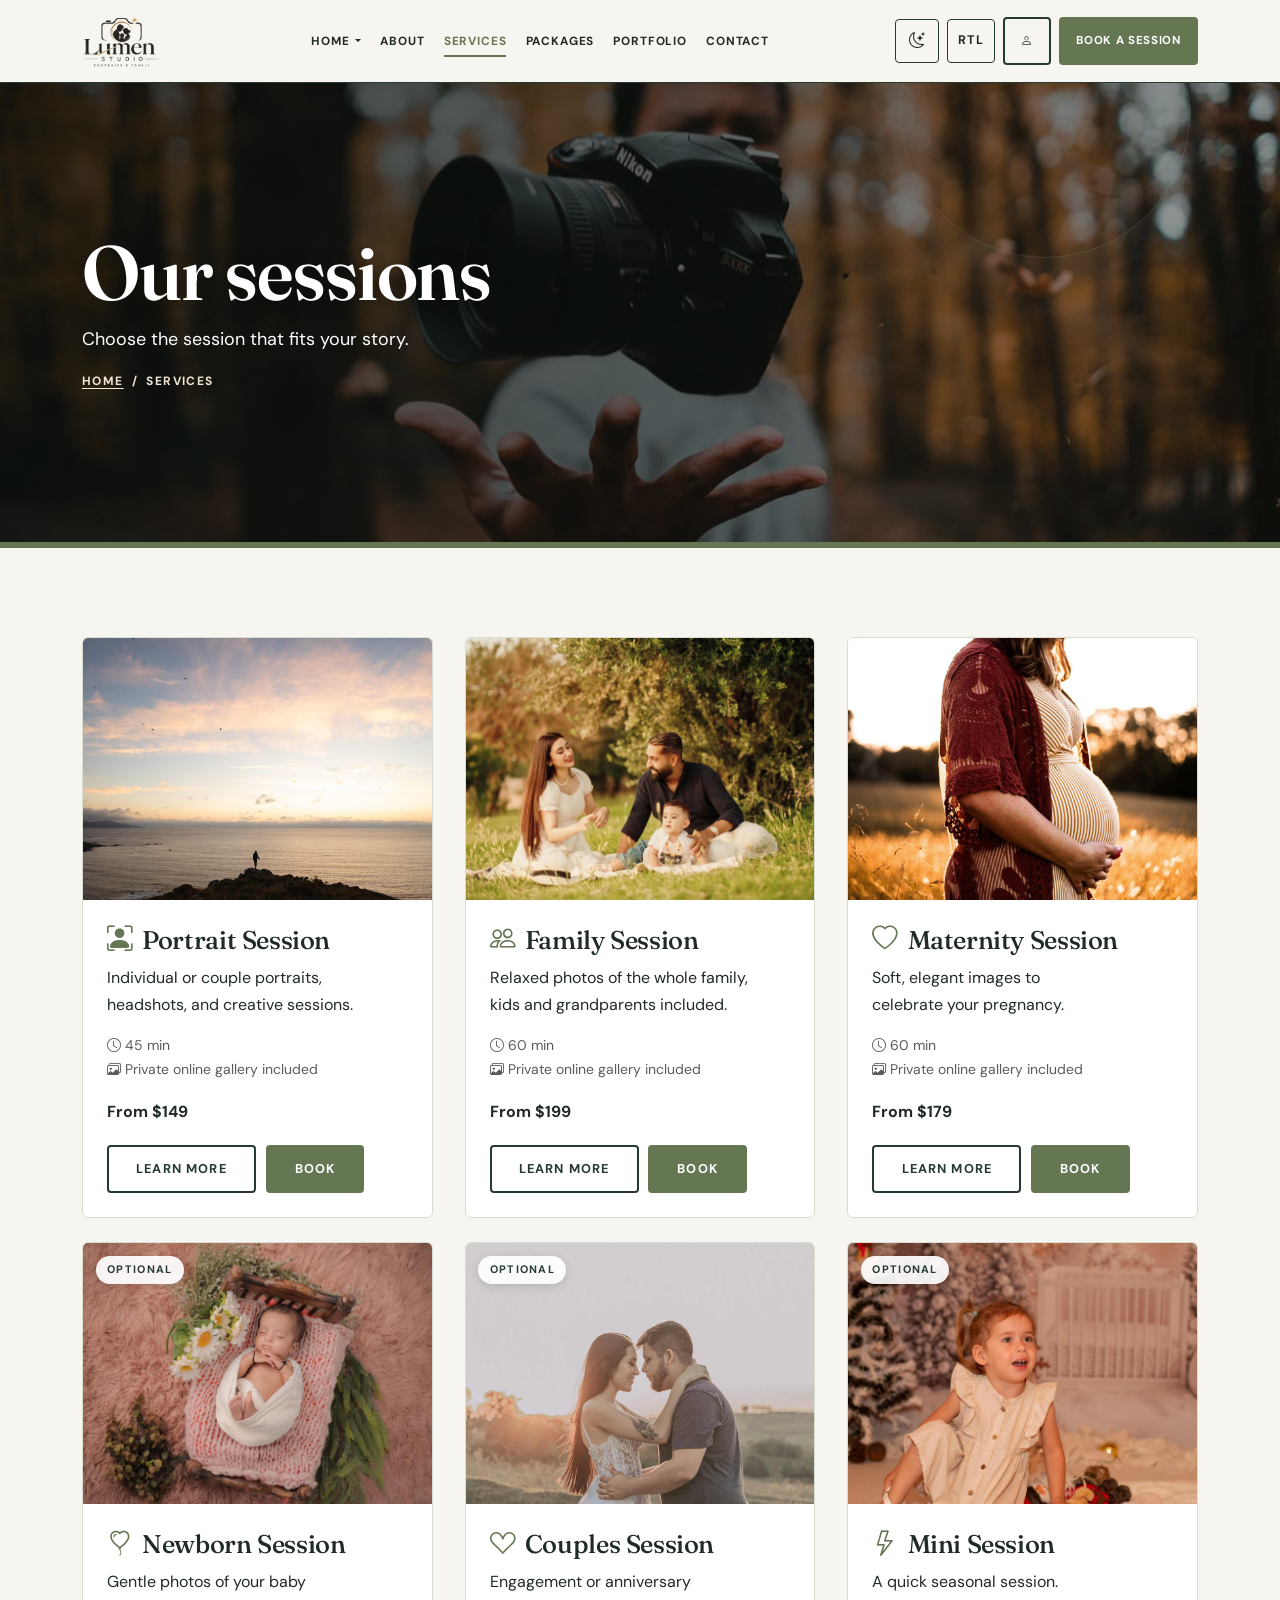
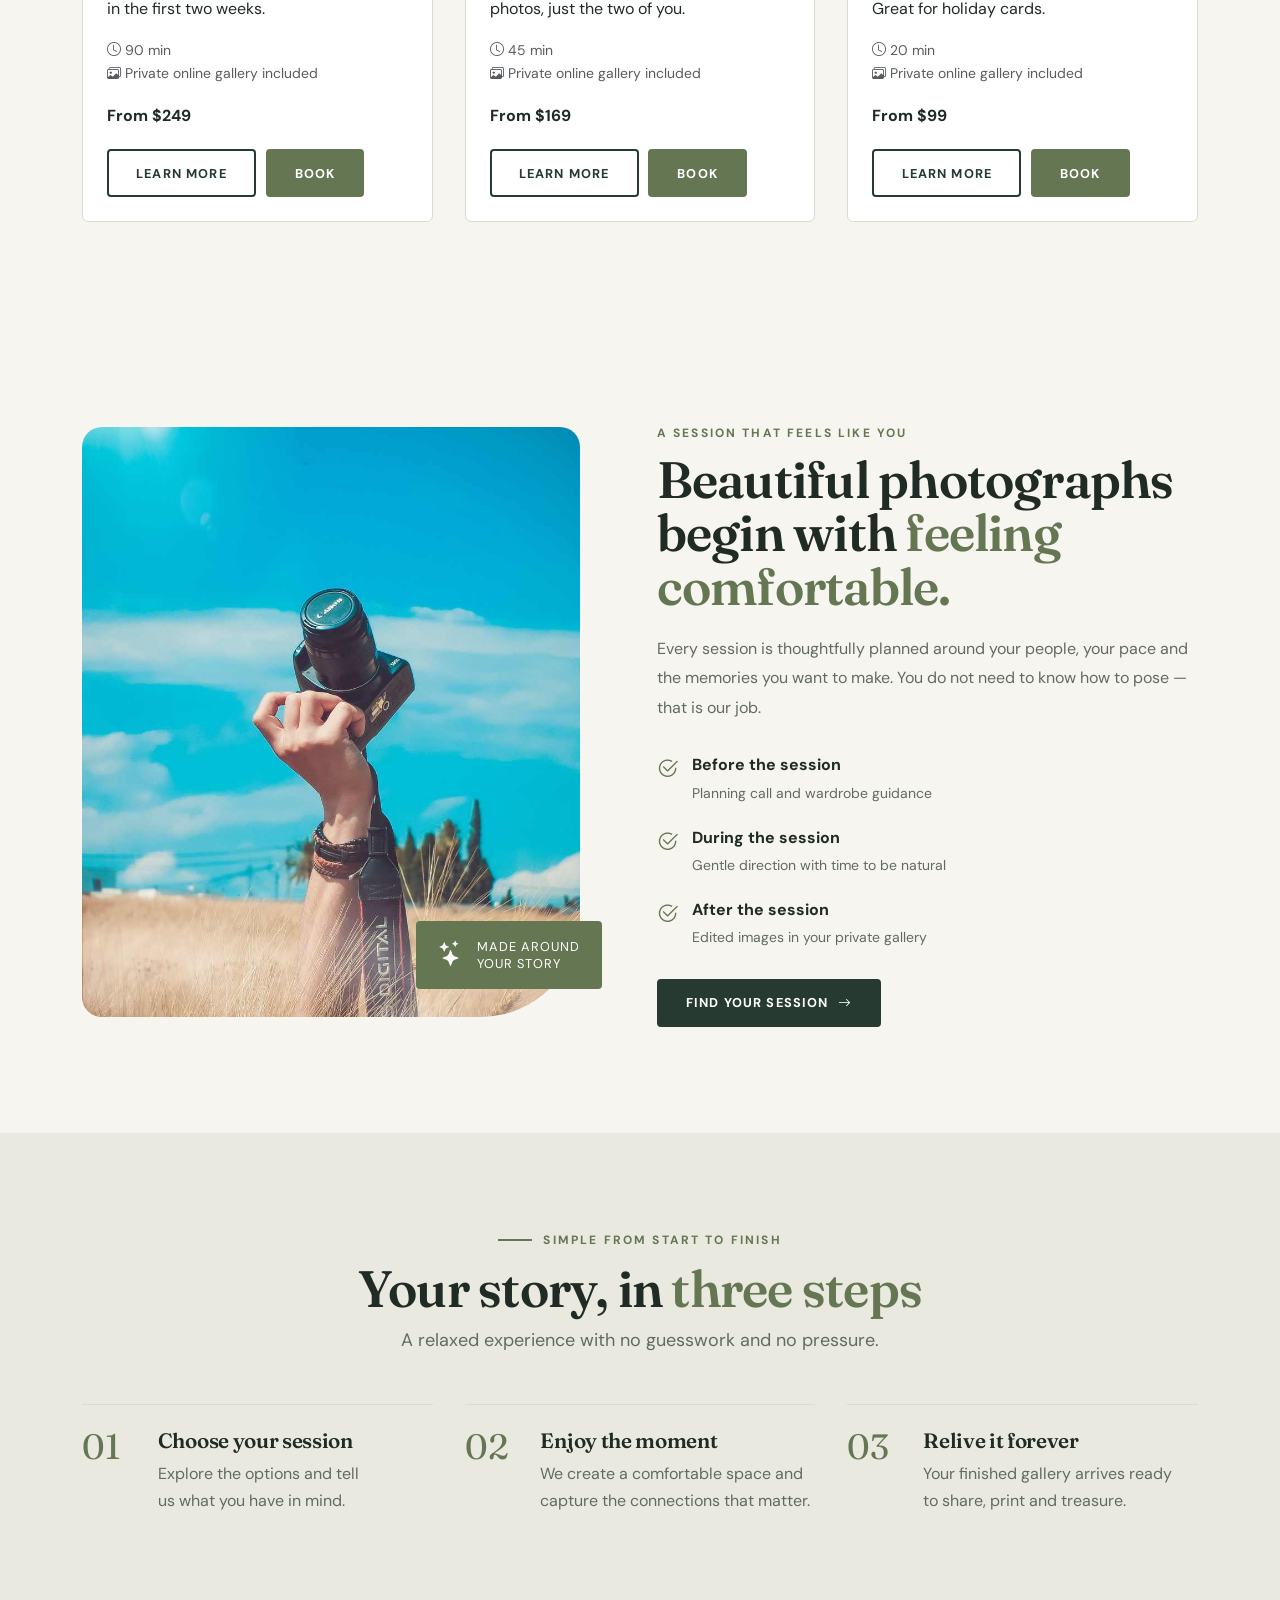
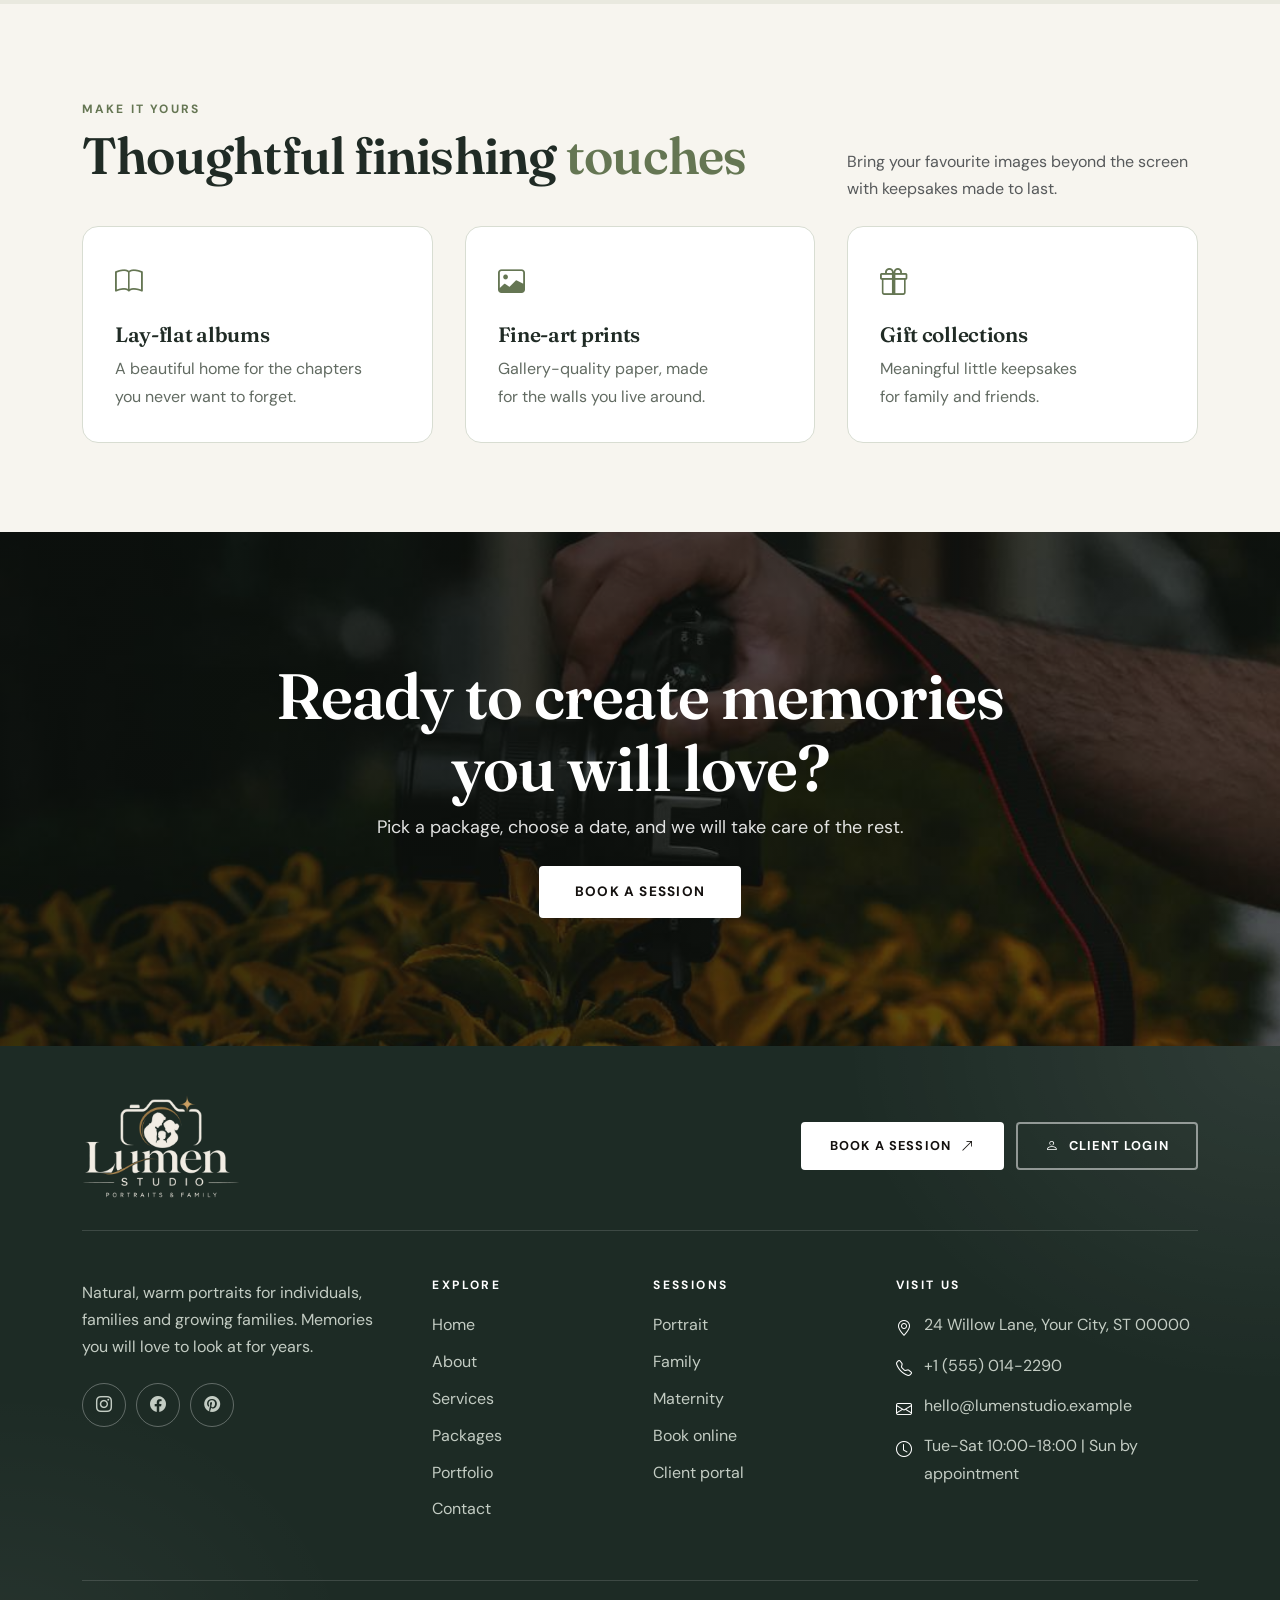
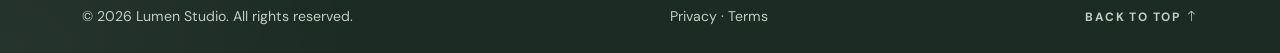
<file: pages/services.html>
<!DOCTYPE html>
<html lang="en" dir="ltr" data-theme="light">
<head>
  <meta charset="utf-8">
  <link rel="icon" href="../assets/favicon/favicon.ico" sizes="any">
  <link rel="icon" type="image/png" sizes="32x32" href="../assets/favicon/favicon-32.png">
  <link rel="icon" type="image/png" sizes="16x16" href="../assets/favicon/favicon-16.png">
  <link rel="icon" type="image/png" sizes="192x192" href="../assets/favicon/favicon-192.png">
  <link rel="apple-touch-icon" href="../assets/favicon/apple-touch-icon.png">
  <meta name="viewport" content="width=device-width, initial-scale=1">
  <title>Photography Services | Portraits, Family, Maternity</title>
  <meta name="description" content="Explore portrait, family and maternity photography sessions. See what is included, how long each session takes, and the starting price for every service.">
  <!-- TODO: replace example.com with your real domain -->
  <meta property="og:title" content="Photography Services | Portraits, Family, Maternity">
  <meta property="og:description" content="Explore portrait, family and maternity photography sessions. See what is included, how long each session takes, and the starting price for every service.">
  <meta property="og:type" content="website">
  <meta property="og:image" content="https://images.unsplash.com/photo-1761839258657-457dda39b5cc?auto=format&fit=crop&w=1200&h=630&q=70">
  <meta name="theme-color" content="#14110f">
  <link rel="preconnect" href="https://fonts.googleapis.com">
  <link rel="preconnect" href="https://fonts.gstatic.com" crossorigin>
  <link href="https://fonts.googleapis.com/css2?family=DM+Sans:wght@400;500;700&family=Fraunces:ital,opsz,wght@0,9..144,500;0,9..144,600;0,9..144,700;1,9..144,400&display=swap" rel="stylesheet">
  <link href="https://cdn.jsdelivr.net/npm/bootstrap@5.3.3/dist/css/bootstrap.min.css" rel="stylesheet">
  <link href="https://cdn.jsdelivr.net/npm/bootstrap-icons@1.11.3/font/bootstrap-icons.min.css" rel="stylesheet">
  <link href="../assets/css/style.css" rel="stylesheet">
  <link href="../assets/css/dark-mode.css" rel="stylesheet">
  <link href="../assets/css/rtl.css" rel="stylesheet">
  <script>try{var t=localStorage.getItem('theme')||(matchMedia('(prefers-color-scheme: dark)').matches?'dark':'light');document.documentElement.setAttribute('data-theme',t);var d=localStorage.getItem('dir');if(d)document.documentElement.setAttribute('dir',d);}catch(e){}</script>
</head>
<body class="services-page">
  <a class="skip-link" href="#main">Skip to main content</a>
  <!-- HEADER -->
  <header id="site-header" class="site-header">
    <nav class="navbar navbar-expand-xl" aria-label="Main navigation">
      <div class="container">
        <a class="navbar-brand" href="index.html" aria-label="Lumen Studio, home"><img class="logo-img logo-on-light" src="../assets/logo/lumen-logo.png" alt="" width="900" height="592"><img class="logo-img logo-on-dark" src="../assets/logo/lumen-logo-light.png" alt="" width="900" height="592"></a>
        <button class="navbar-toggler icon-btn" type="button" data-bs-toggle="collapse" data-bs-target="#mainNav" aria-controls="mainNav" aria-expanded="false" aria-label="Open menu"><i class="bi bi-list"></i></button>
        <div class="collapse navbar-collapse" id="mainNav">
          <ul class="navbar-nav mx-auto">
            <li class="nav-item dropdown">
              <a class="nav-link dropdown-toggle" href="index.html" role="button" data-bs-toggle="dropdown" aria-expanded="false">Home</a>
              <ul class="dropdown-menu">
                <li><a class="dropdown-item" href="index.html"><span class="di-num">01</span><span><strong>Home 1</strong><small>Classic: gallery, packages, FAQ</small></span></a></li>
                <li><a class="dropdown-item" href="index-2.html"><span class="di-num">02</span><span><strong>Home 2</strong><small>Editorial: team, stories, before/after</small></span></a></li>
              </ul>
            </li>
            <li class="nav-item"><a class="nav-link" href="about.html">About</a></li>
            <li class="nav-item"><a class="nav-link active" aria-current="page" href="services.html">Services</a></li>
            <li class="nav-item"><a class="nav-link" href="packages.html">Packages</a></li>
            <li class="nav-item"><a class="nav-link" href="portfolio.html">Portfolio</a></li>
            <li class="nav-item"><a class="nav-link" href="contact.html">Contact</a></li>
          </ul>
          <div class="nav-actions d-flex align-items-center gap-2 py-2">
            <button class="icon-btn" data-action="theme" type="button" aria-label="Switch dark or light mode"><i class="bi bi-moon-stars"></i></button>
            <button class="icon-btn dir-btn" data-action="dir" type="button" aria-label="Switch text direction (left to right or right to left)"><span class="dir-label">RTL</span></button>
            <a class="btn btn-outline-primary btn-login" href="login.html" aria-label="Client login" title="Client login"><i class="bi bi-person"></i><span class="btn-label">Client Login</span></a>
            <a class="btn btn-accent" href="booking.html">Book a Session</a>
          </div>
        </div>
      </div>
    </nav>
  </header>
  <main id="main">
    <!-- PAGE TITLE -->
    <section class="page-hero" style="background-image:url('../assets/images/photo5.jpg')">
      <div class="container">
        <h1>Our sessions</h1>
        <p class="lead mb-3">Choose the session that fits your story.</p>
        <nav aria-label="Breadcrumb"><ol class="breadcrumb"><li class="breadcrumb-item"><a href="index.html">Home</a></li><li class="breadcrumb-item active" aria-current="page">Services</li></ol></nav>
      </div>
    </section>
    <section class="section"><div class="container"><div class="row g-4"><div class="col-md-6 col-lg-4 reveal"><article class="card-studio"><img loading="lazy" src="../assets/images/portrait2.jpg" alt="Portrait Session example photo"><div class="card-body"><h2 class="h4"><i class="bi bi-person-bounding-box me-2" style="color:var(--color-accent)"></i>Portrait Session</h2><p>Individual or couple portraits, headshots, and creative sessions.</p><ul class="list-unstyled small text-muted"><li><i class="bi bi-clock"></i> 45 min</li><li><i class="bi bi-images"></i> Private online gallery included</li></ul><p class="fw-bold">From $149</p><div class="card-actions"><a class="btn btn-outline-primary" href="service-details.html?type=portrait">Learn more</a><a class="btn btn-accent" href="booking.html?type=portrait">Book</a></div></div></article></div>
      <div class="col-md-6 col-lg-4 reveal"><article class="card-studio"><img loading="lazy" src="../assets/images/tes3.jpg" alt="Family Session example photo"><div class="card-body"><h2 class="h4"><i class="bi bi-people me-2" style="color:var(--color-accent)"></i>Family Session</h2><p>Relaxed photos of the whole family, kids and grandparents included.</p><ul class="list-unstyled small text-muted"><li><i class="bi bi-clock"></i> 60 min</li><li><i class="bi bi-images"></i> Private online gallery included</li></ul><p class="fw-bold">From $199</p><div class="card-actions"><a class="btn btn-outline-primary" href="service-details.html?type=family">Learn more</a><a class="btn btn-accent" href="booking.html?type=family">Book</a></div></div></article></div>
      <div class="col-md-6 col-lg-4 reveal"><article class="card-studio"><img loading="lazy" src="../assets/images/maternity7.jpg" alt="Maternity Session example photo"><div class="card-body"><h2 class="h4"><i class="bi bi-heart me-2" style="color:var(--color-accent)"></i>Maternity Session</h2><p>Soft, elegant images to celebrate your pregnancy.</p><ul class="list-unstyled small text-muted"><li><i class="bi bi-clock"></i> 60 min</li><li><i class="bi bi-images"></i> Private online gallery included</li></ul><p class="fw-bold">From $179</p><div class="card-actions"><a class="btn btn-outline-primary" href="service-details.html?type=maternity">Learn more</a><a class="btn btn-accent" href="booking.html?type=maternity">Book</a></div></div></article></div>
      <div class="col-md-6 col-lg-4 reveal"><article class="card-studio"><img loading="lazy" src="../assets/images/Newborn Session.jpg" alt="Newborn Session (optional) example photo"><span class="badge-opt">Optional</span><div class="card-body"><h2 class="h4"><i class="bi bi-balloon-heart me-2" style="color:var(--color-accent)"></i>Newborn Session</h2><p>Gentle photos of your baby in the first two weeks.</p><ul class="list-unstyled small text-muted"><li><i class="bi bi-clock"></i> 90 min</li><li><i class="bi bi-images"></i> Private online gallery included</li></ul><p class="fw-bold">From $249</p><div class="card-actions"><a class="btn btn-outline-primary" href="service-details.html?type=newborn">Learn more</a><a class="btn btn-accent" href="booking.html?type=newborn">Book</a></div></div></article></div>
      <div class="col-md-6 col-lg-4 reveal"><article class="card-studio"><img loading="lazy" src="../assets/images/Couples Session.jpg" alt="Couples Session (optional) example photo"><span class="badge-opt">Optional</span><div class="card-body"><h2 class="h4"><i class="bi bi-suit-heart me-2" style="color:var(--color-accent)"></i>Couples Session</h2><p>Engagement or anniversary photos, just the two of you.</p><ul class="list-unstyled small text-muted"><li><i class="bi bi-clock"></i> 45 min</li><li><i class="bi bi-images"></i> Private online gallery included</li></ul><p class="fw-bold">From $169</p><div class="card-actions"><a class="btn btn-outline-primary" href="service-details.html?type=couples">Learn more</a><a class="btn btn-accent" href="booking.html?type=couples">Book</a></div></div></article></div>
      <div class="col-md-6 col-lg-4 reveal"><article class="card-studio"><img loading="lazy" src="../assets/images/Mini Session.jpg" alt="Mini Session (optional) example photo"><span class="badge-opt">Optional</span><div class="card-body"><h2 class="h4"><i class="bi bi-lightning me-2" style="color:var(--color-accent)"></i>Mini Session</h2><p>A quick seasonal session. Great for holiday cards.</p><ul class="list-unstyled small text-muted"><li><i class="bi bi-clock"></i> 20 min</li><li><i class="bi bi-images"></i> Private online gallery included</li></ul><p class="fw-bold">From $99</p><div class="card-actions"><a class="btn btn-outline-primary" href="service-details.html?type=mini">Learn more</a><a class="btn btn-accent" href="booking.html?type=mini">Book</a></div></div></article></div></div></div></section>
    <section class="section services-feature"><div class="container"><div class="services-feature-grid reveal">
      <div class="services-feature-photo"><img loading="lazy" src="../assets/images/Beautiful photographs.jpg" alt="Photographer capturing a relaxed portrait in soft natural light"><div class="photo-stamp"><i class="bi bi-stars"></i><span>Made around<br>your story</span></div></div>
      <div class="services-feature-copy"><span class="eyebrow">A session that feels like you</span><h2>Beautiful photographs begin with <em>feeling comfortable.</em></h2><p>Every session is thoughtfully planned around your people, your pace and the memories you want to make. You do not need to know how to pose — that is our job.</p>
      <ul class="service-includes"><li><i class="bi bi-check2-circle"></i><span><strong>Before the session</strong><small>Planning call and wardrobe guidance</small></span></li><li><i class="bi bi-check2-circle"></i><span><strong>During the session</strong><small>Gentle direction with time to be natural</small></span></li><li><i class="bi bi-check2-circle"></i><span><strong>After the session</strong><small>Edited images in your private gallery</small></span></li></ul><a class="btn btn-primary" href="booking.html">Find your session <i class="bi bi-arrow-right"></i></a></div>
    </div></div></section>
    <section class="section section-alt services-process"><div class="container"><div class="section-title center reveal"><span class="eyebrow">Simple from start to finish</span><h2>Your story, in <em>three steps</em></h2><p>A relaxed experience with no guesswork and no pressure.</p></div><div class="process-line">
      <article class="process-step reveal"><span class="step-number">01</span><div><h3>Choose your session</h3><p>Explore the options and tell us what you have in mind.</p></div></article><article class="process-step reveal"><span class="step-number">02</span><div><h3>Enjoy the moment</h3><p>We create a comfortable space and capture the connections that matter.</p></div></article><article class="process-step reveal"><span class="step-number">03</span><div><h3>Relive it forever</h3><p>Your finished gallery arrives ready to share, print and treasure.</p></div></article>
    </div></div></section>
    <section class="section services-extras"><div class="container"><div class="row align-items-end g-4 mb-4"><div class="col-lg-8"><span class="eyebrow">Make it yours</span><h2>Thoughtful finishing <em>touches</em></h2></div><div class="col-lg-4"><p class="text-muted mb-0">Bring your favourite images beyond the screen with keepsakes made to last.</p></div></div><div class="row g-3">
      <div class="col-md-4"><div class="extra-tile"><i class="bi bi-book"></i><h3>Lay-flat albums</h3><p>A beautiful home for the chapters you never want to forget.</p></div></div><div class="col-md-4"><div class="extra-tile"><i class="bi bi-image"></i><h3>Fine-art prints</h3><p>Gallery-quality paper, made for the walls you live around.</p></div></div><div class="col-md-4"><div class="extra-tile"><i class="bi bi-gift"></i><h3>Gift collections</h3><p>Meaningful little keepsakes for family and friends.</p></div></div>
    </div></div></section>
    <!-- CALL TO ACTION -->
    <section class="cta-banner" style="background-image:url('../assets/images/cta2.jpg')"><div class="container reveal">
      <h2>Ready to create memories you will love?</h2><p class="mb-4">Pick a package, choose a date, and we will take care of the rest.</p>
      <a class="btn btn-accent btn-lg" href="booking.html">Book a Session</a>
    </div></section>
  </main>
  <!-- FOOTER -->
  <footer id="site-footer" class="site-footer">
    <div class="container">
      <div class="footer-top">
        <a class="footer-brand" href="index.html" aria-label="Lumen Studio, home"><img class="logo-img logo-always-light" src="../assets/logo/lumen-logo-light.png" alt="" width="900" height="592"></a>
        <div class="footer-top-actions">
          <a class="btn btn-footer-solid" href="booking.html">Book a Session <i class="bi bi-arrow-up-right"></i></a>
          <a class="btn btn-footer-line" href="login.html"><i class="bi bi-person"></i> Client Login</a>
        </div>
      </div>
      <div class="footer-grid">
        <div class="fg-about">
          <p>Natural, warm portraits for individuals, families and growing families. Memories you will love to look at for years.</p>
          <div class="social" aria-label="Social media">
            <a href="#" aria-label="Instagram"><i class="bi bi-instagram"></i></a>
            <a href="#" aria-label="Facebook"><i class="bi bi-facebook"></i></a>
            <a href="#" aria-label="Pinterest"><i class="bi bi-pinterest"></i></a>
          </div>
        </div>
        <nav aria-label="Footer navigation">
          <h5>Explore</h5>
          <ul>
            <li><a href="index.html">Home</a></li>
            <li><a href="about.html">About</a></li>
            <li><a href="services.html">Services</a></li>
            <li><a href="packages.html">Packages</a></li>
            <li><a href="portfolio.html">Portfolio</a></li>
            <li><a href="contact.html">Contact</a></li>
          </ul>
        </nav>
        <nav aria-label="Session types">
          <h5>Sessions</h5>
          <ul>
            <li><a href="service-details.html?type=portrait">Portrait</a></li>
            <li><a href="service-details.html?type=family">Family</a></li>
            <li><a href="service-details.html?type=maternity">Maternity</a></li>
            <li><a href="booking.html">Book online</a></li>
            <li><a href="login.html">Client portal</a></li>
          </ul>
        </nav>
        <div>
          <h5>Visit us</h5>
          <ul class="footer-contact">
            <li><i class="bi bi-geo-alt"></i><address class="mb-0">24 Willow Lane, Your City, ST 00000</address></li>
            <li><i class="bi bi-telephone"></i><a href="tel:+15550142290">+1 (555) 014-2290</a></li>
            <li><i class="bi bi-envelope"></i><a href="mailto:hello@lumenstudio.example">hello@lumenstudio.example</a></li>
            <li><i class="bi bi-clock"></i><span>Tue-Sat 10:00-18:00 | Sun by appointment</span></li>
          </ul>
        </div>
      </div>
      <div class="footer-bottom">
        <span>&copy; <span id="year">2026</span> Lumen Studio. All rights reserved.</span>
        <span><a href="404.html">Privacy</a> &middot; <a href="404.html">Terms</a></span>
        <a class="to-top" href="#main">Back to top <i class="bi bi-arrow-up"></i></a>
      </div>
    </div>
  </footer>
  <script src="https://cdn.jsdelivr.net/npm/bootstrap@5.3.3/dist/js/bootstrap.bundle.min.js"></script>
  <script src="../assets/js/main.js"></script>
</body>
</html>
</file>
<file: assets/css/style.css>
/* ==========================================================
   LUMEN STUDIO - Main Stylesheet  (v2 "Editorial" redesign)
   Sections: 1 Variables | 2 Base | 3 Components | 4 Header/Footer
             5 Page heroes | 6 Home sections (Home 1 + Home 2)
             7 Inner pages | 8 Dashboard | 9 Responsive + utilities
   ========================================================== */

/* 1. VARIABLES  (TODO: change brand colors and fonts here) */
:root {
  --color-primary: #263a32;      /* deep forest */
  --color-secondary: #e9e9df;    /* soft sage stone */
  --color-accent: #657653;       /* muted olive green */
  --color-accent-soft: #e5eadf;
  --color-blush: #e9e5d9;
  --color-bg: #f7f5ef;           /* warm ivory paper */
  --color-surface: #ffffff;
  --color-text: #202b25;
  --color-muted: #626b62;
  --color-border: #d8ddd2;
  --color-dark-section: #1d2b25; /* footer, stats band, overlays */
  --color-success: #2e7d4f;
  --color-danger: #b3261e;
  --font-heading: 'Fraunces', Georgia, serif;
  --font-body: 'DM Sans', system-ui, -apple-system, 'Segoe UI', sans-serif;
  --space-1: .25rem; --space-2: .5rem; --space-3: 1rem; --space-4: 1.5rem;
  --space-5: 2rem; --space-6: 3rem; --space-7: 5rem; --space-8: 7rem;
  --radius: 6px;
  --shadow: 0 14px 40px rgba(38,58,50,.14);
  --shadow-hard: 7px 7px 0 var(--color-accent);
  --bs-body-font-family: var(--font-body);
}

/* 2. BASE */
html { scroll-behavior: smooth; }
body { font-family: var(--font-body); background: var(--color-bg); color: var(--color-text); line-height: 1.7; font-size: 1.03rem; }
h1, h2, h3, h4, h5 { font-family: var(--font-heading); font-weight: 600; color: var(--color-text); line-height: 1.12; letter-spacing: -.015em; }
h1 em, h2 em, h3 em { font-style: italic; font-weight: 400; color: var(--color-accent); }
a { color: var(--color-accent); text-underline-offset: 3px; }
a:hover { color: var(--color-primary); }
img { max-width: 100%; height: auto; }
:focus-visible { outline: 3px solid var(--color-accent); outline-offset: 3px; }
.skip-link { position: absolute; inset-inline-start: 8px; top: -60px; background: var(--color-primary); color: #fff; padding: 10px 16px; z-index: 3000; border-radius: 4px; }
.skip-link:focus { top: 8px; color: #fff; }
.section { padding-block: var(--space-7); }
.section-alt { background: var(--color-secondary); }
.section-title { max-width: 720px; margin: 0 0 var(--space-6); }
.section-title.center, .text-center > .section-title, .section-title.text-center { margin-inline: auto; text-align: center; }
.section-title h2 { font-size: clamp(2rem, 4.2vw, 3.2rem); }
.section-title .eyebrow, .eyebrow { display: inline-flex; align-items: center; gap: .7rem; text-transform: uppercase; letter-spacing: .18em; font-size: .75rem; color: var(--color-accent); font-weight: 700; margin-bottom: .6rem; }
.section-title .eyebrow::before, .eyebrow.line::before { content: ""; width: 34px; height: 2px; background: currentColor; }
.section-title p { color: var(--color-muted); font-size: 1.08rem; }
.section-title.center .eyebrow, .text-center > .section-title .eyebrow { justify-content: center; }

/* 3. COMPONENTS */
.btn { min-height: 48px; min-width: 48px; border-radius: 4px; padding: .65rem 1.7rem; font-weight: 700; font-size: .8rem; letter-spacing: .09em; text-transform: uppercase; transition: transform .2s, box-shadow .2s, background .2s, color .2s; display: inline-flex; align-items: center; justify-content: center; gap: .6rem; border-width: 2px; }
.btn:hover { transform: translate(-2px, -2px); box-shadow: 4px 4px 0 var(--color-accent); }
.btn-primary { background: var(--color-primary); border-color: var(--color-primary); color: #fff; }
.btn-primary:hover, .btn-primary:focus { background: var(--color-primary); border-color: var(--color-primary); color: #fff; }
.btn-accent { background: var(--color-accent); border-color: var(--color-accent); color: #fff; }
.btn-accent:hover { background: var(--color-accent); border-color: var(--color-accent); color: #fff; box-shadow: 4px 4px 0 var(--color-primary); }
.btn-outline-primary { color: var(--color-primary); border-color: var(--color-primary); background: transparent; }
.btn-outline-primary:hover { background: var(--color-primary); color: #fff; border-color: var(--color-primary); }
.btn-light-outline { border: 2px solid #fff; color: #fff; }
.btn-light-outline:hover { background: #fff; color: #14110f; box-shadow: 4px 4px 0 var(--color-accent); }
.btn-sm { min-height: 40px; padding: .4rem 1rem; font-size: .72rem; }
.btn-lg { padding: .85rem 2.1rem; font-size: .85rem; }
.link-arrow { font-weight: 700; text-transform: uppercase; letter-spacing: .09em; font-size: .78rem; text-decoration: none; display: inline-flex; gap: .5rem; align-items: center; color: var(--color-text); border-bottom: 2px solid var(--color-accent); padding-bottom: 2px; }
.link-arrow:hover { color: var(--color-accent); }

.card-studio { background: var(--color-surface); border: 1px solid var(--color-border); border-radius: var(--radius); overflow: hidden; height: 100%; transition: transform .25s, box-shadow .25s, border-color .25s; }
.card-studio:hover { transform: translate(-4px, -4px); box-shadow: var(--shadow-hard); border-color: var(--color-primary); }
.card-studio img { width: 100%; aspect-ratio: 4/3; object-fit: cover; }
.card-studio .card-body { padding: var(--space-4); }
.card-studio h3 { font-size: 1.5rem; }
.icon-circle { width: 58px; height: 58px; border-radius: 4px; background: var(--color-accent-soft); color: var(--color-accent); display: grid; place-items: center; font-size: 1.5rem; margin-bottom: var(--space-3); }
.icon-circle.mx-auto { margin-bottom: var(--space-3); }

.form-control, .form-select { min-height: 48px; border-radius: 4px; border: 1.5px solid var(--color-border); background-color: var(--color-surface); color: var(--color-text); }
.form-control:focus, .form-select:focus { border-color: var(--color-primary); box-shadow: 4px 4px 0 var(--color-accent); background-color: var(--color-surface); color: var(--color-text); }
.form-label { font-weight: 700; font-size: .9rem; }
.invalid-feedback { font-size: .875rem; }
.badge-status { padding: .35em .8em; border-radius: 3px; font-size: .75rem; font-weight: 700; letter-spacing: .04em; text-transform: uppercase; }
.status-confirmed, .status-delivered { background: #dff3e6; color: #1d5a37; }
.status-pending, .status-processing { background: #fff1cf; color: #7a5600; }
.status-shipped { background: #dbe9fb; color: #1c4a86; }
.status-completed { background: #e9e4dd; color: #4a423c; }
.accordion { --bs-accordion-border-color: var(--color-border); --bs-accordion-border-radius: 6px; --bs-accordion-bg: var(--color-surface); --bs-accordion-btn-focus-box-shadow: none; --bs-accordion-active-bg: var(--color-surface); --bs-accordion-active-color: var(--color-accent); --bs-accordion-btn-color: var(--color-text); --bs-accordion-color: var(--color-text); }
.accordion-button { font-family: var(--font-heading); font-weight: 600; font-size: 1.12rem; padding-block: 1.1rem; }
.accordion-button:not(.collapsed) { box-shadow: none; }
.accordion-item { margin-bottom: 10px; border: 1.5px solid var(--color-border) !important; border-radius: 6px !important; overflow: hidden; }

/* 4. HEADER / FOOTER */
.site-header { position: sticky; top: 0; z-index: 1030; background: color-mix(in srgb, var(--color-bg) 94%, transparent); backdrop-filter: blur(12px); border-bottom: 1.5px solid var(--color-primary); }
.navbar { padding-block: .55rem; }
.navbar-brand { font-family: var(--font-heading); font-size: 1.55rem; font-weight: 700; color: var(--color-text) !important; display: inline-flex; align-items: center; gap: .6rem; letter-spacing: -.02em; }
.navbar-brand i { background: var(--color-primary); color: var(--color-bg); width: 38px; height: 38px; display: grid; place-items: center; border-radius: 4px; font-size: 1.1rem; }
.nav-link { color: var(--color-text) !important; font-weight: 700; font-size: .78rem; letter-spacing: .1em; text-transform: uppercase; min-height: 44px; display: flex; align-items: center; padding-inline: 1rem !important; position: relative; }
.nav-link.active, .nav-link:hover, .nav-link.show { color: var(--color-accent) !important; }
.nav-link.active::after { content: ""; position: absolute; inset-inline: 1rem; bottom: 6px; height: 2px; background: var(--color-accent); }
.dropdown-toggle::after { margin-inline-start: .5em; vertical-align: .15em; }
.dropdown-menu { --bs-dropdown-bg: var(--color-surface); --bs-dropdown-color: var(--color-text); --bs-dropdown-link-color: var(--color-text); --bs-dropdown-link-hover-bg: var(--color-secondary); --bs-dropdown-link-hover-color: var(--color-text); --bs-dropdown-link-active-bg: var(--color-secondary); --bs-dropdown-link-active-color: var(--color-text); --bs-dropdown-border-color: var(--color-primary); border: 1.5px solid var(--color-primary); border-radius: 6px; padding: .5rem; min-width: 270px; box-shadow: var(--shadow-hard); margin-top: 0; }
.dropdown-item { border-radius: 4px; padding: .7rem .9rem; display: flex; align-items: center; gap: .9rem; white-space: normal; }
.dropdown-item .di-num { font-family: var(--font-heading); font-size: 1.3rem; color: var(--color-accent); width: 28px; flex: none; }
.dropdown-item strong { display: block; line-height: 1.2; font-size: .95rem; }
.dropdown-item small { color: var(--color-muted); display: block; line-height: 1.3; }
.dropdown-item.active { background: var(--color-secondary); }
.icon-btn { width: 44px; height: 44px; border-radius: 4px; border: 1.5px solid var(--color-primary); background: transparent; color: var(--color-text); display: inline-grid; place-items: center; }
.icon-btn:hover { background: var(--color-primary); color: var(--color-bg); }
.site-footer { background: var(--color-dark-section); color: #d8d0c6; padding-top: var(--space-7); overflow: hidden; }
.site-footer h5 { color: #fff; font-size: 1.15rem; margin-bottom: 1rem; }
.site-footer a { color: #d8d0c6; text-decoration: none; }
.site-footer a:hover { color: #ffffff; text-decoration: underline; }
.site-footer li { margin-bottom: .35rem; }
.footer-bottom { border-top: 1px solid rgba(255,255,255,.16); margin-top: var(--space-5); padding-block: var(--space-4); font-size: .9rem; }
.social a { width: 44px; height: 44px; border-radius: 4px; border: 1px solid rgba(255,255,255,.3); display: inline-grid; place-items: center; margin-inline-end: 8px; }
.social a:hover { background: var(--color-accent); border-color: var(--color-accent); color: #fff; text-decoration: none; }

/* 5. PAGE HEROES */
.page-hero h1 { color: #fff; font-size: clamp(2.4rem, 6vw, 4.6rem); }
.page-hero p { max-width: 620px; font-size: 1.12rem; }
.breadcrumb { justify-content: flex-start; margin-bottom: 1rem; text-transform: uppercase; letter-spacing: .12em; font-size: .75rem; font-weight: 700; }
.breadcrumb a, .breadcrumb-item.active, .breadcrumb-item + .breadcrumb-item::before { color: #f0e6d6; }

/* 6. HOME SECTIONS */
/* --- Home 1 hero --- */
.hero { min-height: 92vh; display: flex; align-items: flex-end; color: #fff; padding-block: var(--space-8) var(--space-6); background: linear-gradient(180deg, rgba(20,17,15,.24) 0%, rgba(20,17,15,.84) 100%), url('https://images.unsplash.com/photo-1768368488381-396d42aaa5ef?auto=format&fit=crop&w=1600&q=70') center/cover; }
.hero h1 { color: #fff; font-size: clamp(2.8rem, 8vw, 7rem); max-width: 14ch; line-height: .98; }
.hero h1 em { color: #ffffff; }
.hero p { font-size: 1.2rem; max-width: 520px; }
.hero-chip { display: inline-flex; align-items: center; gap: .6rem; border: 1px solid rgba(255,255,255,.5); padding: .4rem 1rem; border-radius: 4px; font-size: .78rem; letter-spacing: .12em; text-transform: uppercase; font-weight: 700; margin-bottom: 1.4rem; background: rgba(20,17,15,.35); }
.hero-chip .bi { color: #ffffff; }
/* stats band */
.stats-band { background: var(--color-dark-section); color: #fff; padding-block: var(--space-6); }
.stats-band .num { font-family: var(--font-heading); font-size: clamp(2.4rem, 5vw, 4rem); font-weight: 600; line-height: 1; color: #fff; }
.stats-band .num sup { font-size: .5em; color: #ffffff; top: -.6em; }
.stats-band .lbl { text-transform: uppercase; letter-spacing: .14em; font-size: .75rem; color: #c9bfb2; margin-top: .6rem; }
.stats-band .col-6 + .col-6, .stats-band [class*="col-"] { border-inline-start: 1px solid rgba(255,255,255,.14); }
.stats-band [class*="col-"]:first-child { border-inline-start: 0; }
/* split intro */
.split-img { position: relative; padding: 0 0 28px 28px; }
.split-img img.main { width: 100%; aspect-ratio: 4/5; object-fit: cover; border-radius: var(--radius); border: 1.5px solid var(--color-primary); }
.split-img img.sub { position: absolute; width: 44%; aspect-ratio: 1; object-fit: cover; inset-inline-start: 0; bottom: 0; border: 6px solid var(--color-bg); border-radius: var(--radius); }
.split-img .years { position: absolute; top: 24px; inset-inline-end: -14px; background: var(--color-accent); color: #fff; padding: 1rem 1.2rem; border-radius: 4px; text-align: center; line-height: 1; box-shadow: 5px 5px 0 var(--color-primary); }
.split-img .years b { display: block; font-family: var(--font-heading); font-size: 2.4rem; }
.split-img .years span { font-size: .7rem; letter-spacing: .12em; text-transform: uppercase; font-weight: 700; }
.check-list { list-style: none; padding: 0; margin: var(--space-4) 0; }
.check-list li { display: flex; gap: .8rem; padding: .45rem 0; border-bottom: 1px dashed var(--color-border); }
.check-list i { color: var(--color-accent); }
.signature { font-family: var(--font-heading); font-style: italic; font-size: 1.6rem; color: var(--color-accent); }
/* feature grid */
.feature { padding: var(--space-4); border-top: 2px solid var(--color-primary); height: 100%; }
.feature .fnum { font-family: var(--font-heading); font-size: 1rem; color: var(--color-accent); font-weight: 700; letter-spacing: .1em; }
.feature i { font-size: 1.8rem; color: var(--color-accent); display: block; margin: .8rem 0; }
.feature h3 { font-size: 1.35rem; }
.feature p { color: var(--color-muted); margin: 0; }
/* gallery / filter */
.filter-bar { display: flex; flex-wrap: wrap; gap: .5rem; justify-content: center; margin-bottom: var(--space-5); }
.filter-btn { min-height: 44px; padding: .4rem 1.3rem; border-radius: 4px; border: 1.5px solid var(--color-primary); background: transparent; color: var(--color-text); font-weight: 700; font-size: .78rem; letter-spacing: .09em; text-transform: uppercase; }
.filter-btn.active, .filter-btn:hover { background: var(--color-primary); color: var(--color-bg); }
.masonry { column-count: 3; column-gap: 16px; }
.masonry .item { break-inside: avoid; margin-bottom: 16px; position: relative; border-radius: var(--radius); overflow: hidden; cursor: zoom-in; border: 0; padding: 0; background: none; display: block; width: 100%; }
.masonry img { width: 100%; display: block; transition: transform .5s, filter .5s; }
.masonry .item:hover img { transform: scale(1.06); }
.masonry .item .tag, .h-scroll .tag { position: absolute; inset-inline-start: 10px; bottom: 10px; background: var(--color-bg); color: var(--color-primary); padding: 3px 12px; border-radius: 3px; font-size: .72rem; font-weight: 700; letter-spacing: .08em; text-transform: uppercase; }
.lightbox { position: fixed; inset: 0; background: rgba(12,10,9,.94); display: none; align-items: center; justify-content: center; z-index: 2000; padding: 24px; }
.lightbox.open { display: flex; }
.lightbox img { max-height: 86vh; max-width: 92vw; border-radius: 4px; }
.lightbox .lb-close, .lightbox .lb-nav { position: absolute; background: rgba(255,255,255,.14); color: #fff; border: 0; width: 48px; height: 48px; border-radius: 4px; font-size: 1.4rem; }
.lightbox .lb-close { top: 20px; inset-inline-end: 20px; }
.lightbox .lb-prev { inset-inline-start: 20px; } .lightbox .lb-next { inset-inline-end: 20px; }
/* steps */
.steps .step-num { width: 68px; height: 68px; border-radius: 4px; background: var(--color-primary); color: var(--color-bg); display: grid; place-items: center; font-family: var(--font-heading); font-size: 1.7rem; margin: 0 auto var(--space-3); box-shadow: 5px 5px 0 var(--color-accent); }
/* pricing */
.price-card { background: var(--color-surface); border: 1.5px solid var(--color-border); border-radius: var(--radius); padding: var(--space-5); height: 100%; position: relative; }
.price-card.popular { border: 2px solid var(--color-primary); box-shadow: var(--shadow-hard); }
.price-card .badge-popular { position: absolute; top: -14px; inset-inline-start: 50%; transform: translateX(-50%); background: var(--color-accent); color: #fff; padding: 4px 16px; border-radius: 3px; font-size: .72rem; font-weight: 700; letter-spacing: .1em; text-transform: uppercase; white-space: nowrap; }
[dir="rtl"] .price-card .badge-popular { transform: translateX(50%); }
.price-card .price { font-family: var(--font-heading); font-size: 3rem; font-weight: 600; }
.price-card ul { list-style: none; padding: 0; margin: var(--space-4) 0; }
.price-card li { padding: 6px 0; display: flex; gap: .6rem; }
.price-card li i { color: var(--color-success); }
.quote-card { background: var(--color-surface); border-radius: var(--radius); padding: var(--space-5); border: 1.5px solid var(--color-primary); text-align: center; }
.quote-card img { width: 76px; height: 76px; border-radius: 4px; object-fit: cover; margin-bottom: var(--space-3); }
.quote-card p:not(.stars) { font-family: var(--font-heading); font-size: 1.35rem; line-height: 1.4; }
.stars { color: #d98a00; }
.cta-banner h2 { color: #fff; font-size: clamp(2rem, 5vw, 3.6rem); max-width: 18ch; margin-inline: auto; }
.insta-strip img { width: 100%; aspect-ratio: 1; object-fit: cover; border-radius: 4px; transition: transform .3s; }
.insta-strip img:hover { transform: scale(1.04) rotate(-1deg); }

/* --- Home 2 --- */
.hero-split { padding-block: var(--space-6) var(--space-7); overflow: hidden; }
.hero-split h1 { font-size: clamp(3rem, 7.5vw, 6.4rem); line-height: .96; }
.hero-split .lead { max-width: 480px; color: var(--color-muted); }
.hero-collage { position: relative; min-height: 560px; }
.hero-collage img { position: absolute; object-fit: cover; border-radius: var(--radius); border: 1.5px solid var(--color-primary); }
.hero-collage .c1 { width: 62%; height: 78%; inset-inline-end: 0; top: 0; }
.hero-collage .c2 { width: 44%; height: 44%; inset-inline-start: 0; bottom: 4%; box-shadow: 7px 7px 0 var(--color-accent); }
.hero-collage .c3 { width: 30%; height: 30%; inset-inline-end: 8%; bottom: 0; }
.badge-spin { position: absolute; inset-inline-start: 6%; top: 6%; width: 130px; height: 130px; background: var(--color-accent); color: #fff; border-radius: 50%; display: grid; place-items: center; z-index: 2; }
.badge-spin svg { position: absolute; inset: 0; animation: spin 18s linear infinite; }
.badge-spin text { fill: #fff; font-size: 11.5px; letter-spacing: .18em; text-transform: uppercase; font-weight: 700; font-family: var(--font-body); }
.badge-spin i { font-size: 2rem; }
@keyframes spin { to { transform: rotate(360deg); } }
.hero-facts { display: flex; flex-wrap: wrap; gap: 1.5rem 2.5rem; margin-top: var(--space-5); padding-top: var(--space-4); border-top: 1.5px solid var(--color-primary); }
.hero-facts b { font-family: var(--font-heading); font-size: 1.8rem; display: block; line-height: 1; }
.hero-facts span { font-size: .78rem; letter-spacing: .1em; text-transform: uppercase; color: var(--color-muted); font-weight: 700; }
.marquee { background: var(--color-accent); color: #fff; overflow: hidden; padding-block: 1rem; border-block: 1.5px solid var(--color-primary); }
.marquee-track { display: flex; width: max-content; animation: marquee 32s linear infinite; }
.marquee-track span { font-family: var(--font-heading); font-size: clamp(1.4rem, 3vw, 2.2rem); font-style: italic; padding-inline: 1.4rem; white-space: nowrap; display: inline-flex; align-items: center; gap: 2.8rem; }
.marquee-track span::after { content: "\2726"; font-style: normal; font-size: .9rem; }
@keyframes marquee { to { transform: translateX(-50%); } }
.team-card { position: relative; }
.team-card .ph { position: relative; overflow: hidden; border-radius: var(--radius); border: 1.5px solid var(--color-primary); }
.team-card img { width: 100%; aspect-ratio: 3/4; object-fit: cover; filter: grayscale(1) contrast(1.05); transition: filter .5s, transform .5s; display: block; }
.team-card:hover img, .team-card:focus-within img { filter: none; transform: scale(1.04); }
.team-card .role { text-transform: uppercase; letter-spacing: .14em; font-size: .72rem; font-weight: 700; color: var(--color-accent); margin-top: 1rem; }
.team-card h3 { font-size: 1.5rem; margin-bottom: .2rem; }
.team-card .sc { position: absolute; inset-inline-end: 10px; bottom: 10px; display: flex; gap: 6px; opacity: 0; transform: translateY(8px); transition: .3s; }
.team-card:hover .sc, .team-card:focus-within .sc { opacity: 1; transform: none; }
.team-card .sc a { width: 40px; height: 40px; background: var(--color-bg); color: var(--color-primary); display: grid; place-items: center; border-radius: 4px; text-decoration: none; }
.svc-wrap { display: grid; grid-template-columns: 1.1fr .9fr; gap: var(--space-6); align-items: start; }
.svc-row { display: grid; grid-template-columns: 56px 1fr auto; gap: 1rem; align-items: center; padding: 1.4rem .4rem; border-top: 1.5px solid var(--color-primary); text-decoration: none; color: var(--color-text); transition: padding .25s, background .25s; }
.svc-row:last-child { border-bottom: 1.5px solid var(--color-primary); }
.svc-row .n { font-family: var(--font-heading); color: var(--color-accent); font-size: 1.1rem; }
.svc-row h3 { font-size: clamp(1.6rem, 3vw, 2.4rem); margin: 0; }
.svc-row p { margin: .3rem 0 0; color: var(--color-muted); max-width: 46ch; font-size: .95rem; }
.svc-row .go { font-size: 1.6rem; transition: transform .25s; }
.svc-row:hover, .svc-row.active, .svc-row:focus-visible { padding-inline: 1.2rem; background: var(--color-surface); color: var(--color-text); }
.svc-row.active .go, .svc-row:hover .go { transform: translateX(6px) rotate(-45deg); color: var(--color-accent); }
.svc-preview { position: sticky; top: 110px; }
.svc-preview img { width: 100%; aspect-ratio: 4/5; object-fit: cover; border-radius: var(--radius); border: 1.5px solid var(--color-primary); box-shadow: var(--shadow-hard); transition: opacity .3s; }
.svc-preview figcaption { margin-top: 1rem; font-size: .8rem; text-transform: uppercase; letter-spacing: .12em; font-weight: 700; color: var(--color-muted); }
.story-card { position: relative; display: block; overflow: hidden; border-radius: var(--radius); border: 1.5px solid var(--color-primary); color: #fff; text-decoration: none; height: 100%; min-height: 280px; background: #000; }
.story-card img { position: absolute; inset: 0; width: 100%; height: 100%; object-fit: cover; transition: transform .6s, opacity .3s; }
.story-card::after { content: ""; position: absolute; inset: 0; background: linear-gradient(180deg, transparent 35%, rgba(20,17,15,.9)); }
.story-card:hover img { transform: scale(1.06); }
.story-card .cap { position: absolute; z-index: 2; inset-inline: 0; bottom: 0; padding: var(--space-4); }
.story-card .chip { display: inline-block; background: var(--color-accent); padding: 2px 12px; border-radius: 3px; font-size: .7rem; letter-spacing: .12em; text-transform: uppercase; font-weight: 700; margin-bottom: .6rem; }
.story-card h3 { color: #fff; font-size: clamp(1.4rem, 2.6vw, 2.1rem); margin: 0 0 .3rem; }
.story-card p { margin: 0; color: #e9e0d4; font-size: .95rem; }
.story-card.big { min-height: 580px; }
.compare { position: relative; aspect-ratio: 16/10; overflow: hidden; border-radius: var(--radius); border: 1.5px solid var(--color-primary); --pos: 50%; touch-action: pan-y; user-select: none; }
.compare img { position: absolute; inset: 0; width: 100%; height: 100%; object-fit: cover; }
.compare .before { filter: grayscale(.85) brightness(.7) contrast(.8); }
.compare .after-wrap { position: absolute; inset: 0; clip-path: inset(0 0 0 var(--pos)); }
[dir="rtl"] .compare .after-wrap { clip-path: inset(0 var(--pos) 0 0); }
.compare .handle { position: absolute; top: 0; bottom: 0; inset-inline-start: var(--pos); width: 3px; background: #fff; transform: translateX(-50%); pointer-events: none; }
.compare .handle::after { content: "\F284\F285"; font-family: bootstrap-icons; position: absolute; top: 50%; left: 50%; transform: translate(-50%,-50%); width: 52px; height: 52px; border-radius: 50%; background: var(--color-accent); color: #fff; display: grid; place-items: center; font-size: .8rem; letter-spacing: -.2em; box-shadow: 0 4px 14px rgba(0,0,0,.35); }
.compare input[type=range] { position: absolute; inset: 0; width: 100%; height: 100%; opacity: 0; cursor: ew-resize; margin: 0; }
.compare:focus-within { outline: 3px solid var(--color-accent); outline-offset: 3px; }
.compare .lab { position: absolute; top: 14px; background: rgba(20,17,15,.75); color: #fff; font-size: .7rem; letter-spacing: .12em; text-transform: uppercase; font-weight: 700; padding: 3px 12px; border-radius: 3px; pointer-events: none; }
.compare .lab.l { inset-inline-start: 14px; } .compare .lab.r { inset-inline-end: 14px; background: var(--color-accent); }
.h-scroll { display: flex; gap: 16px; overflow-x: auto; scroll-snap-type: x mandatory; padding: 4px 4px 22px; scrollbar-width: thin; scrollbar-color: var(--color-accent) transparent; }
.h-scroll .item { flex: 0 0 min(300px, 78vw); scroll-snap-align: start; position: relative; border: 1.5px solid var(--color-primary); border-radius: var(--radius); overflow: hidden; padding: 0; background: none; cursor: zoom-in; }
.h-scroll .item img { width: 100%; height: 100%; object-fit: cover; display: block; aspect-ratio: 3/4; transition: transform .5s; }
.h-scroll .item:nth-child(even) img { aspect-ratio: 4/5; }
.h-scroll .item:hover img { transform: scale(1.05); }
.product-card .card-body { padding: var(--space-4); }
.product-card .from { font-family: var(--font-heading); font-size: 1.3rem; color: var(--color-accent); }
.press-row { display: flex; flex-wrap: wrap; justify-content: center; gap: 1.2rem 3rem; align-items: center; padding-block: var(--space-4); border-block: 1.5px solid var(--color-primary); }
.press-row span { font-family: var(--font-heading); font-size: 1.5rem; color: var(--color-muted); font-weight: 600; letter-spacing: -.02em; }
.press-row span:nth-child(even) { font-style: italic; font-weight: 400; }
.award { text-align: center; padding: var(--space-3); }
.award i { font-size: 2.2rem; color: var(--color-accent); }
.award b { display: block; font-family: var(--font-heading); font-size: 1.2rem; }
.award small { color: var(--color-muted); }
.post-card { display: block; text-decoration: none; color: var(--color-text); height: 100%; }
.post-card .ph { overflow: hidden; border-radius: var(--radius); border: 1.5px solid var(--color-primary); }
.post-card img { width: 100%; aspect-ratio: 3/2; object-fit: cover; transition: transform .5s; display: block; }
.post-card:hover img { transform: scale(1.06); }
.post-card .meta { font-size: .72rem; text-transform: uppercase; letter-spacing: .14em; font-weight: 700; color: var(--color-accent); margin: 1rem 0 .4rem; }
.post-card h3 { font-size: 1.4rem; }
.post-card:hover h3 { color: var(--color-accent); }
.post-card p { color: var(--color-muted); margin: 0; }
.voucher { border: 2px dashed var(--color-primary); border-radius: var(--radius); padding: var(--space-5); background: var(--color-surface); position: relative; display: grid; grid-template-columns: auto 1fr auto; gap: var(--space-4); align-items: center; }
.voucher::before, .voucher::after { content: ""; position: absolute; top: 50%; width: 26px; height: 26px; border-radius: 50%; background: var(--color-bg); border: 2px dashed var(--color-primary); transform: translateY(-50%); }
.voucher::before { inset-inline-start: -14px; } .voucher::after { inset-inline-end: -14px; }
.voucher .vi { width: 84px; height: 84px; border-radius: 50%; background: var(--color-accent); color: #fff; display: grid; place-items: center; font-size: 2.2rem; }
.voucher h2 { font-size: clamp(1.6rem, 3vw, 2.4rem); margin: 0 0 .3rem; }
.voucher p { margin: 0; color: var(--color-muted); }
.map-box { min-height: 100%; border-radius: var(--radius); border: 1.5px solid var(--color-primary); background: repeating-linear-gradient(45deg, var(--color-secondary), var(--color-secondary) 14px, color-mix(in srgb, var(--color-secondary) 88%, var(--color-primary)) 14px, color-mix(in srgb, var(--color-secondary) 88%, var(--color-primary)) 15px); display: grid; place-items: center; text-align: center; padding: var(--space-5); min-height: 280px; }
.map-box i { font-size: 3rem; color: var(--color-accent); }
.info-list { list-style: none; padding: 0; margin: 0; }
.info-list li { display: flex; gap: .9rem; padding: .7rem 0; border-bottom: 1px dashed var(--color-border); }
.info-list i { color: var(--color-accent); font-size: 1.2rem; }
.skeleton { background: linear-gradient(90deg, #e4dbcf 25%, #f1eadf 50%, #e4dbcf 75%); background-size: 200% 100%; animation: shimmer 1.4s infinite; border-radius: var(--radius); min-height: 180px; }
@keyframes shimmer { to { background-position: -200% 0; } }

/* 7. INNER PAGES */
.progress-steps { display: flex; justify-content: space-between; margin-bottom: var(--space-5); gap: 8px; }
.progress-steps .ps { flex: 1; text-align: center; font-size: .85rem; color: var(--color-muted); }
.progress-steps .ps .dot { width: 38px; height: 38px; border-radius: 4px; background: var(--color-border); display: grid; place-items: center; margin: 0 auto 4px; font-weight: 700; color: var(--color-primary); }
.progress-steps .ps.active .dot, .progress-steps .ps.done .dot { background: var(--color-accent); color: #fff; }
.progress-steps .ps.active { color: var(--color-text); font-weight: 700; }
.choice { border: 2px solid var(--color-border); border-radius: var(--radius); padding: var(--space-3) var(--space-4); cursor: pointer; display: block; background: var(--color-surface); }
.choice:hover { border-color: var(--color-primary); }
.choice:has(input:checked) { border-color: var(--color-accent); background: var(--color-accent-soft); color: #14110f; }
.auth-card { max-width: 480px; margin: 0 auto; background: var(--color-surface); padding: var(--space-5); border-radius: var(--radius); border: 1.5px solid var(--color-primary); box-shadow: var(--shadow-hard); }
.coming { min-height: 100vh; display: grid; place-items: center; text-align: center; color: #fff; padding: 24px; background: linear-gradient(rgba(20,17,15,.84), rgba(20,17,15,.84)), url('https://images.unsplash.com/photo-1761839258657-457dda39b5cc?auto=format&fit=crop&w=1800&q=70') center/cover; }
.coming h1 { color: #fff; font-size: clamp(2.2rem, 6vw, 4rem); }
.countdown { display: flex; gap: 16px; justify-content: center; flex-wrap: wrap; margin: var(--space-5) 0; }
.countdown div { background: rgba(255,255,255,.1); border: 1px solid rgba(255,255,255,.25); border-radius: var(--radius); padding: 16px 20px; min-width: 88px; }
.countdown strong { display: block; font-size: 2rem; font-family: var(--font-heading); }

/* 8. DASHBOARD */
.dash { display: grid; grid-template-columns: 260px 1fr; min-height: 100vh; background: var(--color-secondary); }
.dash-side { background: var(--color-primary); color: #e9e2d9; padding: var(--space-4); position: sticky; top: 0; height: 100vh; overflow-y: auto; }
.dash-side .brand { font-family: var(--font-heading); font-size: 1.5rem; color: #fff; text-decoration: none; display: block; margin-bottom: var(--space-4); }
.dash-side .nav-item-d { display: flex; align-items: center; gap: .75rem; padding: .7rem 1rem; min-height: 44px; border-radius: 4px; color: #e9e2d9; text-decoration: none; margin-bottom: 4px; width: 100%; background: none; border: 0; text-align: start; }
.dash-side .nav-item-d:hover, .dash-side .nav-item-d.active { background: rgba(255,255,255,.14); color: #fff; }
.dash-main { padding: var(--space-4); min-width: 0; }
.dash-top { display: flex; justify-content: space-between; align-items: center; gap: 12px; margin-bottom: var(--space-4); }
.dash-panel { display: none; }
.dash-panel.active { display: block; animation: fade .3s; }
@keyframes fade { from { opacity: 0; transform: translateY(6px); } }
.stat { background: var(--color-surface); border-radius: var(--radius); padding: var(--space-4); border: 1px solid var(--color-border); height: 100%; }
.stat .num { font-family: var(--font-heading); font-size: 2rem; }
.panel-box { background: var(--color-surface); border-radius: var(--radius); padding: var(--space-4); border: 1px solid var(--color-border); margin-bottom: var(--space-4); }
.proof-grid { display: grid; grid-template-columns: repeat(auto-fill, minmax(150px, 1fr)); gap: 12px; }
.proof { position: relative; border-radius: 4px; overflow: hidden; aspect-ratio: 1; }
.proof img { width: 100%; height: 100%; object-fit: cover; cursor: zoom-in; }
.heart { position: absolute; top: 8px; inset-inline-end: 8px; width: 44px; height: 44px; border-radius: 50%; border: 0; background: rgba(255,255,255,.92); color: var(--color-primary); font-size: 1.2rem; }
.heart.on { color: #c2185b; }
.empty { text-align: center; color: var(--color-muted); padding: var(--space-6) var(--space-3); }
.empty i { font-size: 2.5rem; display: block; margin-bottom: var(--space-2); }
.toast-note { position: fixed; bottom: 20px; inset-inline-end: 20px; background: var(--color-primary); color: #fff; padding: 12px 20px; border-radius: 4px; z-index: 3000; box-shadow: var(--shadow); display: none; }
.toast-note.show { display: block; }

/* 9. RESPONSIVE + UTILITIES */
@media (min-width: 992px) { .navbar .dropdown:hover > .dropdown-menu { display: block; } }
@media (max-width: 1024px) { .masonry { column-count: 2; } }
@media (max-width: 991px) {
  .dash { grid-template-columns: 1fr; }
  .dash-side { position: fixed; inset-block: 0; inset-inline-start: 0; width: 260px; z-index: 1500; transform: translateX(-100%); transition: transform .3s; }
  [dir="rtl"] .dash-side { transform: translateX(100%); }
  .dash-side.open { transform: none; }
  .svc-wrap { grid-template-columns: 1fr; }
  .svc-preview { display: none; }
  .hero-collage { min-height: 440px; margin-top: var(--space-5); }
  .story-card.big { min-height: 420px; }
  .voucher { grid-template-columns: 1fr; text-align: center; justify-items: center; }
  .nav-link.active::after { display: none; }
  .dropdown-menu { box-shadow: none; margin-bottom: .5rem; }
}
@media (max-width: 640px) {
  .masonry { column-count: 1; }
  .section { padding-block: var(--space-6); }
  .stats-band [class*="col-"] { border: 0 !important; }
  .split-img { padding: 0 0 20px 0; } .split-img .years { inset-inline-end: 8px; }
  .badge-spin { width: 96px; height: 96px; }
  .table-responsive-stack thead { display: none; }
  .table-responsive-stack tr { display: block; margin-bottom: 12px; border: 1px solid var(--color-border); border-radius: 6px; padding: 8px; }
  .table-responsive-stack td { display: flex; justify-content: space-between; border: 0; padding: 4px 8px; }
  .table-responsive-stack td::before { content: attr(data-label); font-weight: 600; }
}
@media (prefers-reduced-motion: reduce) { *, *::before, *::after { animation: none !important; transition: none !important; scroll-behavior: auto !important; } }
.reveal { opacity: 0; transform: translateY(24px); transition: opacity .7s, transform .7s; }
.reveal.visible { opacity: 1; transform: none; }
@media (max-width: 640px) { .reveal { opacity: 1; transform: none; } }


/* Editorial refresh: About, Services and Home 1 */
.about-page .page-hero,.services-page .page-hero{position:relative;isolation:isolate;overflow:hidden}
.about-page .page-hero:after,.services-page .page-hero:after{content:"";position:absolute;z-index:-1;width:290px;height:290px;border:1px solid rgba(255,255,255,.24);border-radius:50%;inset-inline-end:7%;top:-115px;box-shadow:0 0 0 28px rgba(255,255,255,.035),0 0 0 58px rgba(255,255,255,.025)}
.about-experience-panel{display:grid;grid-template-columns:1fr .88fr;background:var(--color-surface);border:1px solid var(--color-border);border-radius:26px;overflow:hidden;min-height:520px;box-shadow:var(--shadow-soft)}
.about-experience-copy{padding:clamp(2rem,5vw,5rem);align-self:center}
.about-experience-copy h2,.services-feature-copy h2,.services-extras h2{font-size:clamp(2.2rem,4.4vw,3.7rem);line-height:1.05;margin-bottom:1.25rem}
.about-experience-copy h2 em,.services-feature-copy h2 em,.services-extras h2 em{color:var(--color-accent)}
.about-experience-copy p,.services-feature-copy>p{color:var(--color-muted);line-height:1.85;margin-bottom:1.7rem}
.about-experience-image{min-height:520px;position:relative}.about-experience-image img{width:100%;height:100%;position:absolute;inset:0;object-fit:cover}
.image-note{position:absolute;bottom:22px;inset-inline-start:22px;background:rgba(20,17,15,.78);color:#fff;padding:10px 16px;border-radius:3px;font-size:.78rem;letter-spacing:.08em;text-transform:uppercase}
.approach-card{height:100%;padding:2rem;background:var(--color-surface);border:1px solid var(--color-border);border-radius:18px;transition:transform .25s,box-shadow .25s}.approach-card:hover{transform:translateY(-7px);box-shadow:var(--shadow-hard)}
.approach-card>span{display:block;color:var(--color-accent);font-family:var(--font-heading);font-size:2.5rem;line-height:1;margin-bottom:1.5rem}.approach-card>i{color:var(--color-accent);font-size:1.55rem}.approach-card h3{margin:1rem 0 .65rem;font-size:1.25rem}.approach-card p{color:var(--color-muted);margin:0;line-height:1.75}
.services-feature-grid{display:grid;grid-template-columns:.92fr 1fr;gap:clamp(2rem,6vw,6rem);align-items:center}.services-feature-photo{position:relative;min-height:590px}.services-feature-photo>img{width:100%;height:590px;object-fit:cover;border-radius:20px 20px 100px 20px}
.photo-stamp{position:absolute;bottom:28px;inset-inline-end:-22px;display:flex;align-items:center;gap:12px;background:var(--color-accent);color:#fff;padding:17px 22px;border-radius:4px;font-size:.8rem;line-height:1.35;text-transform:uppercase;letter-spacing:.08em}.photo-stamp i{font-size:1.6rem}
.services-feature-copy{padding-block:1rem}.service-includes{list-style:none;padding:0;margin:1.8rem 0;display:grid;gap:1.15rem}.service-includes li{display:flex;gap:13px;align-items:flex-start}.service-includes li>i{color:var(--color-accent);font-size:1.35rem}.service-includes strong,.service-includes small{display:block}.service-includes small{color:var(--color-muted);margin-top:3px}
.process-line{display:grid;grid-template-columns:repeat(3,1fr);gap:1.5rem}.process-step{border-top:1px solid var(--color-border);padding-top:1.5rem;display:flex;gap:1rem}.step-number{color:var(--color-accent);font-family:var(--font-heading);font-size:2.2rem;line-height:1}.process-step h3{font-size:1.2rem}.process-step p,.extra-tile p{color:var(--color-muted);line-height:1.7;margin:0}
.extra-tile{height:100%;padding:2rem;border:1px solid var(--color-border);border-radius:16px;background:var(--color-surface)}.extra-tile i{color:var(--color-accent);font-size:1.7rem}.extra-tile h3{font-size:1.2rem;margin:1.1rem 0 .55rem}
.hero-home-one{min-height:86vh;position:relative;overflow:hidden;border-bottom:5px solid var(--color-accent);background-position:center 43%}.hero-home-one:before{content:"";position:absolute;inset:0;pointer-events:none;background:linear-gradient(90deg,rgba(15,13,12,.34),transparent 72%),radial-gradient(ellipse at 78% 22%,rgba(255,255,255,.08),transparent 36%)}
.hero-home-one .container{position:relative;z-index:1;padding-bottom:clamp(1rem,4vh,3rem)}.hero-kicker{display:block;color:rgba(255,255,255,.82);font-size:.7rem;letter-spacing:.22em;font-weight:700;margin:0 0 1rem .15rem}.hero-kicker i{color:#ffffff;margin-inline:.35rem}.hero-home-one h1{max-width:12ch;text-shadow:0 5px 28px rgba(0,0,0,.22)}
@media(max-width:767.98px){.about-experience-panel,.services-feature-grid{grid-template-columns:1fr}.about-experience-image{min-height:360px}.services-feature-photo,.services-feature-photo>img{min-height:390px;height:390px}.photo-stamp{inset-inline-end:12px;bottom:14px}.process-line{grid-template-columns:1fr;gap:1.2rem}.hero-home-one{min-height:78vh;background-position:58% center}}


/* ======================================================
   Fresh page concepts: About editorial + Packages collection
====================================================== */
.about-redesign { overflow: hidden; }
.about-opening { min-height: 690px; display: grid; grid-template-columns: .9fr 1.1fr; background: var(--color-bg); }
.about-opening-copy { padding: clamp(3rem, 8vw, 8rem) clamp(2rem, 7vw, 7rem); display: flex; flex-direction: column; justify-content: center; align-items: flex-start; }
.about-opening-copy h1 { font-size: clamp(3.2rem, 6.5vw, 6.6rem); line-height: .98; letter-spacing: -.055em; max-width: 750px; margin: 1.2rem 0; }
.about-opening-copy h1 em, .about-manifesto h2 em, .about-section-heading h2 em, .team-heading h2 em, .about-timeline h2 em, .about-last-call h2 em { color: var(--color-accent); font-style: italic; }
.about-opening-copy > p { max-width: 430px; color: var(--color-muted); font-size: 1.08rem; line-height: 1.8; margin-bottom: 2rem; }
.about-opening-meta { width: 100%; display: flex; justify-content: space-between; gap: 1rem; border-top: 1px solid var(--color-border); margin-top: 4rem; padding-top: 1rem; color: var(--color-muted); font-size: .65rem; letter-spacing: .15em; }
.about-opening-visual { min-height: 690px; position: relative; padding: 5% 9% 5% 0; }
.about-opening-visual:before { content:""; position:absolute; inset:0 0 0 14%; background: var(--color-accent); opacity:.13; }
.opening-main-img { position: absolute; inset: 5% 12% 5% 13%; width: 75%; height: 90%; object-fit: cover; }
.opening-inset-img { position: absolute; width: 31%; height: 34%; object-fit: cover; bottom: 8%; inset-inline-start: 0; border: 10px solid var(--color-bg); }
.opening-vertical-note { position:absolute; right:4%; top:13%; writing-mode:vertical-rl; letter-spacing:.2em; font-size:.65rem; color:var(--color-muted); }
.manifesto-top { display:flex; justify-content:space-between; align-items:center; margin-bottom:2rem; }
.manifesto-index { color:var(--color-muted); font-size:.7rem; letter-spacing:.16em; }
.about-manifesto h2 { max-width:1050px; font-size:clamp(2.7rem,5.8vw,5.6rem); line-height:1.08; letter-spacing:-.04em; }
.manifesto-bottom { display:flex; justify-content:space-between; align-items:flex-end; gap:3rem; margin-top:2.5rem; }
.manifesto-bottom p { max-width:540px; color:var(--color-muted); line-height:1.9; margin:0; }
.text-link { color:var(--color-text); text-decoration:none; border-bottom:1px solid var(--color-accent); padding-bottom:8px; white-space:nowrap; }
.about-image-story { position:relative; height:min(75vw,680px); min-height:390px; overflow:hidden; }
.about-image-story-photo, .about-image-story-photo img { width:100%; height:100%; }
.about-image-story-photo img { object-fit:cover; filter:brightness(.72); }
.about-image-story-caption { position:absolute; inset-inline-start:10%; bottom:10%; color:#fff; }
.about-image-story-caption span { font-size:.7rem; letter-spacing:.2em; }
.about-image-story-caption p { font-family:var(--font-heading); font-size:clamp(2.5rem,6vw,5.5rem); line-height:1.02; margin:1rem 0 0; }
.about-image-story-caption em { color:#ffffff; }
.about-section-heading { display:flex; justify-content:space-between; align-items:flex-end; gap:2rem; margin-bottom:3rem; }
.about-section-heading h2, .team-heading h2, .about-timeline h2 { font-size:clamp(2.7rem,5vw,4.8rem); line-height:1.05; margin:0; }
.about-value-list article { display:grid; grid-template-columns:70px 1fr 50px; gap:1.5rem; align-items:center; padding:2rem 0; border-top:1px solid var(--color-border); }
.about-value-list article:last-child { border-bottom:1px solid var(--color-border); }
.about-value-list article > span { color:var(--color-accent); font-family:var(--font-heading); font-size:2rem; }
.about-value-list h3 { font-size:1.45rem; margin:0 0 .45rem; }
.about-value-list p { color:var(--color-muted); margin:0; max-width:600px; line-height:1.7; }
.about-value-list article > i { font-size:1.7rem; color:var(--color-accent); }
.about-numbers { background:var(--color-accent); color:#fff; padding:3.2rem 0; }
.about-numbers .container { display:grid; grid-template-columns:repeat(4,1fr); gap:2rem; }
.about-numbers .container > div { display:flex; flex-direction:column; border-inline-start:1px solid rgba(255,255,255,.35); padding-inline-start:1.5rem; }
.about-numbers strong { font-family:var(--font-heading); font-size:clamp(2.7rem,4vw,4rem); line-height:1.1; }
.about-numbers .number-star { font-size:1.5rem; vertical-align:top; }
.about-numbers span:not(.number-star) { opacity:.85; font-size:.78rem; letter-spacing:.07em; margin-top:.5rem; }
.team-heading { display:flex; justify-content:space-between; align-items:flex-end; gap:3rem; margin-bottom:3rem; }
.team-heading > p { max-width:390px; color:var(--color-muted); line-height:1.8; }
.about-person img { width:100%; aspect-ratio:4/5; object-fit:cover; filter:saturate(.8); transition:filter .3s, transform .3s; }
.about-person:hover img { filter:saturate(1); transform:translateY(-5px); }
.about-person h3 { font-size:1.1rem; margin:1rem 0 .2rem; }
.about-person span { color:var(--color-muted); font-size:.85rem; }
.about-timeline { background:var(--color-surface); }
.about-timeline h2 { margin:1rem 0 3rem; }
.timeline-track { display:grid; grid-template-columns:repeat(4,1fr); gap:1.5rem; }
.timeline-track article { border-top:1px solid var(--color-border); padding-top:1.2rem; }
.timeline-track article > span { color:var(--color-accent); font-family:var(--font-heading); font-size:2.2rem; }
.timeline-track h3 { font-size:1.1rem; margin:.7rem 0; }
.timeline-track p { color:var(--color-muted); font-size:.9rem; line-height:1.7; }
.about-last-call { padding:clamp(4rem,9vw,8rem) 0; background:var(--color-bg); text-align:center; }
.about-last-call h2 { font-size:clamp(3rem,6vw,5.7rem); line-height:1.02; margin:1rem 0 2rem; }

.packages-redesign { overflow:hidden; }
.packages-hero { display:grid; grid-template-columns:1fr .9fr; min-height:590px; background:var(--color-surface); }
.packages-hero .container { padding-top:clamp(4rem,8vw,7rem); padding-bottom:4rem; align-self:center; }
.packages-hero h1 { font-size:clamp(3.3rem,6vw,6rem); line-height:.98; letter-spacing:-.05em; margin:1.2rem 0; }
.packages-hero h1 em { color:var(--color-accent); }
.packages-hero p { color:var(--color-muted); max-width:470px; line-height:1.8; }
.packages-scroll { display:inline-flex; gap:1rem; align-items:center; margin-top:2rem; text-decoration:none; color:var(--color-text); font-size:.7rem; letter-spacing:.16em; border-bottom:1px solid var(--color-accent); padding-bottom:10px; }
.packages-hero-image { position:relative; min-height:590px; }
.packages-hero-image img { width:100%; height:100%; position:absolute; inset:0; object-fit:cover; }
.packages-hero-image > span { position:absolute; bottom:24px; right:24px; background:rgba(20,17,15,.75); color:#fff; padding:10px 14px; font-size:.65rem; letter-spacing:.15em; }
.packages-heading { display:flex; justify-content:space-between; align-items:flex-end; gap:2rem; margin-bottom:3rem; }
.packages-heading h2 { font-size:clamp(2.5rem,4.8vw,4.6rem); line-height:1.05; margin:.8rem 0 0; }
.packages-heading h2 em { color:var(--color-accent); }
.packages-heading > p { max-width:390px; color:var(--color-muted); line-height:1.8; margin:0 0 .3rem; }
.session-switch-wrap { display:flex; justify-content:space-between; align-items:center; gap:1.5rem; margin-bottom:2rem; padding-bottom:1rem; border-bottom:1px solid var(--color-border); }
.session-switch-wrap > span { font-size:.68rem; letter-spacing:.16em; color:var(--color-muted); }
.session-switch { display:flex; list-style:none; padding:0; margin:0; gap:.5rem; }
.session-switch .filter-btn { border:1px solid var(--color-border); border-radius:30px; padding:.65rem 1.3rem; background:transparent; color:var(--color-text); transition:all .2s; }
.session-switch .filter-btn.active { background:var(--color-accent); color:#fff; border-color:var(--color-accent); }
.package-collection-grid { display:grid; grid-template-columns:repeat(3,1fr); gap:1rem; align-items:stretch; }
.package-option { position:relative; background:var(--color-surface); border:1px solid var(--color-border); padding:clamp(1.5rem,3vw,2.5rem); display:flex; flex-direction:column; min-height:550px; }
.package-option-featured { background:#263a32; color:#fff; border-color:#263a32; transform:translateY(-12px); box-shadow:0 20px 50px rgba(0,0,0,.16); }
.package-option-top { display:flex; justify-content:space-between; color:var(--color-muted); font-size:.62rem; letter-spacing:.13em; }
.package-option-featured .package-option-top { color:rgba(255,255,255,.55); }
.featured-ribbon { position:absolute; top:0; right:0; background:var(--color-accent); color:#fff; padding:.55rem .9rem; font-size:.6rem; letter-spacing:.12em; }
.package-option h3 { font-family:var(--font-heading); font-size:2.5rem; margin:2rem 0 .6rem; }
.package-description { color:var(--color-muted); min-height:55px; line-height:1.65; font-size:.9rem; }
.package-option-featured .package-description { color:rgba(255,255,255,.68); }
.package-price { font-family:var(--font-heading); font-size:3.5rem; line-height:1.1; margin-top:1.5rem; }
.package-price-note { color:var(--color-muted); font-size:.72rem; }
.package-option-featured .package-price-note { color:rgba(255,255,255,.55); }
.package-rule { border-top:1px solid var(--color-border); margin:1.5rem 0; }
.package-option-featured .package-rule { border-color:rgba(255,255,255,.2); }
.package-option ul { list-style:none; padding:0; margin:0 0 2rem; display:grid; gap:.8rem; flex:1; }
.package-option li { font-size:.88rem; display:flex; gap:.7rem; align-items:center; }
.package-option li i, .package-table-wrap td i { color:var(--color-accent); }
.package-option .btn { border-radius:2px; padding:.85rem 1rem; }
.package-option-featured .btn-primary { background:var(--color-accent); border-color:var(--color-accent); }
.packages-footnote { color:var(--color-muted); font-size:.8rem; margin-top:1.5rem; }
.packages-footnote i { color:var(--color-accent); margin-inline-end:.4rem; }
.package-experience-band { display:grid; grid-template-columns:.9fr 1.1fr; background:var(--color-surface); }
.package-band-image { min-height:620px; }
.package-band-image img { width:100%; height:100%; object-fit:cover; }
.package-band-copy { padding:clamp(2.5rem,6vw,6rem); align-self:center; }
.package-band-copy h2 { font-size:clamp(2.5rem,4.5vw,4.4rem); line-height:1.05; margin:1rem 0; }
.package-band-copy h2 em { color:var(--color-accent); }
.package-band-copy > p { color:var(--color-muted); line-height:1.8; max-width:470px; }
.package-addons { margin-top:2rem; border-top:1px solid var(--color-border); }
.package-addons > div { display:grid; grid-template-columns:35px 1fr auto; gap:1rem; align-items:center; padding:.9rem 0; border-bottom:1px solid var(--color-border); }
.package-addons span { color:var(--color-accent); font-size:.7rem; }
.package-addons strong { font-size:.9rem; font-weight:500; }
.package-addons b { font-size:.9rem; }
.package-table-wrap { border:1px solid var(--color-border); border-radius:12px; padding:1rem; background:var(--color-surface); }
.package-table-wrap th, .package-table-wrap td { padding:1rem; border-color:var(--color-border); }
.package-table-wrap thead th { color:var(--color-accent); font-size:.75rem; letter-spacing:.1em; text-transform:uppercase; }
.package-table-wrap tbody th { font-weight:600; }
.package-faq .accordion { max-width:850px; margin-inline-start:auto; }
.package-faq .accordion-item { background:var(--color-surface); border-color:var(--color-border); }
.package-faq .accordion-button { background:var(--color-surface); color:var(--color-text); font-weight:600; box-shadow:none; }
.package-faq .accordion-body { color:var(--color-muted); line-height:1.8; }
@media(max-width:991.98px) {
 .about-opening { grid-template-columns:1fr; }
 .about-opening-copy { padding:5rem 2rem 3rem; }
 .about-opening-visual { min-height:600px; }
 .packages-hero { grid-template-columns:1fr; }
 .packages-hero .container { padding-top:4rem; }
 .packages-hero-image { min-height:460px; }
 .package-collection-grid { grid-template-columns:1fr 1fr; }
 .package-option-featured { transform:none; }
 .package-experience-band { grid-template-columns:1fr; }
 .package-band-image { min-height:420px; }
}
@media(max-width:767.98px) {
 .about-opening-visual { min-height:440px; }
 .opening-inset-img { border-width:6px; }
 .manifesto-bottom, .about-section-heading, .team-heading, .packages-heading { display:block; }
 .manifesto-bottom .text-link { display:inline-block; margin-top:1.5rem; }
 .about-numbers .container { grid-template-columns:1fr 1fr; }
 .timeline-track { grid-template-columns:1fr 1fr; }
 .about-value-list article { grid-template-columns:42px 1fr 28px; gap:.8rem; }
 .packages-hero-image { min-height:350px; }
 .session-switch-wrap { align-items:flex-start; flex-direction:column; }
 .session-switch { width:100%; }
 .session-switch li { flex:1; }
 .session-switch .filter-btn { width:100%; padding:.6rem .5rem; }
 .package-collection-grid { grid-template-columns:1fr; }
 .package-option { min-height:0; }
 .package-description { min-height:0; }
 .package-table-wrap { padding:.25rem; }
 .package-table-wrap th, .package-table-wrap td { padding:.7rem .5rem; font-size:.8rem; }
}

/* ======================================================
   v7 refresh: footer, banners, CTA images, Home 1 redesign
====================================================== */

/* --- Footer --- */
.site-footer { position: relative; isolation: isolate; background: var(--color-dark-section); color: #c3ccc3; padding-top: 0; overflow: hidden; }
.site-footer::before { content: ""; position: absolute; inset: 0; z-index: -1; background: radial-gradient(55% 90% at 100% 0%, rgba(255,255,255,.08), transparent 62%), radial-gradient(45% 70% at 0% 100%, rgba(255,255,255,.045), transparent 62%); }
.site-footer a { color: #c3ccc3; text-decoration: none; }
.site-footer a:hover { color: #fff; text-decoration: underline; text-underline-offset: 4px; }
.footer-top { display: flex; flex-wrap: wrap; align-items: center; justify-content: space-between; gap: 1.5rem; padding-block: var(--space-6) var(--space-5); border-bottom: 1px solid rgba(255,255,255,.14); }
.site-footer .footer-brand { font-family: var(--font-heading); font-size: 2rem; font-weight: 600; letter-spacing: -.02em; color: #fff; display: inline-flex; align-items: center; gap: .8rem; text-decoration: none; }
.site-footer .footer-brand:hover { color: #fff; text-decoration: none; }
.footer-brand i { width: 46px; height: 46px; border-radius: 50%; background: #fff; color: #1d2b25; display: grid; place-items: center; font-size: 1.15rem; }
.footer-top-actions { display: flex; flex-wrap: wrap; gap: .75rem; }
.site-footer .btn-footer-solid { background: #fff; border-color: #fff; color: #14110f; }
.site-footer .btn-footer-solid:hover { color: #14110f; text-decoration: none; box-shadow: 4px 4px 0 rgba(255,255,255,.35); }
.site-footer .btn-footer-line { border-color: rgba(255,255,255,.5); color: #fff; }
.site-footer .btn-footer-line:hover { background: rgba(255,255,255,.12); color: #fff; text-decoration: none; box-shadow: none; }
.footer-grid { display: grid; grid-template-columns: 1.4fr .8fr .9fr 1.4fr; gap: var(--space-5) var(--space-6); padding-block: var(--space-6); }
.site-footer h5 { font-family: var(--font-body); font-size: .72rem; font-weight: 700; letter-spacing: .2em; text-transform: uppercase; color: #fff; margin-bottom: 1.2rem; }
.site-footer ul { list-style: none; padding: 0; margin: 0; }
.site-footer li { margin-bottom: .6rem; }
.fg-about p { max-width: 36ch; margin-bottom: 1.4rem; }
.footer-contact li { display: flex; gap: .8rem; align-items: flex-start; }
.footer-contact i { color: #fff; margin-top: .22rem; flex: none; }
.footer-contact address { font-style: normal; }
.social a { border-radius: 50%; }
.footer-bottom { display: flex; flex-wrap: wrap; justify-content: space-between; align-items: center; gap: .75rem 1.5rem; border-top: 1px solid rgba(255,255,255,.14); margin-top: 0; padding-block: var(--space-4); font-size: .88rem; }
.footer-bottom .to-top { font-weight: 700; font-size: .75rem; letter-spacing: .12em; text-transform: uppercase; }
@media (max-width: 991px) { .footer-grid { grid-template-columns: 1fr 1fr; } .fg-about { grid-column: 1 / -1; } }
@media (max-width: 575px) { .footer-grid { grid-template-columns: 1fr; } .footer-top { padding-block: var(--space-5) var(--space-4); } }

/* --- Banners (every inner page): photo background + dark overlay --- */
.page-hero { position: relative; isolation: isolate; overflow: hidden; min-height: 465px; display: flex; align-items: center; color: #fff; padding-block: clamp(4rem, 7vw, 6.5rem); border-bottom: 6px solid var(--color-accent);
  background-color: #1d2b25; background-image: linear-gradient(90deg, rgba(12,20,16,.8) 0%, rgba(12,20,16,.55) 55%, rgba(12,20,16,.3) 100%), var(--hero-img, none); background-size: cover; background-position: center; background-repeat: no-repeat; }
.page-hero::after { content: ""; position: absolute; z-index: -1; width: 290px; height: 290px; border: 1px solid rgba(255,255,255,.3); border-radius: 50%; inset-inline-end: 7%; top: -115px; box-shadow: 0 0 0 28px rgba(255,255,255,.04), 0 0 0 58px rgba(255,255,255,.03); }
.page-hero .container { width: 100%; }
.page-hero h1 { margin-bottom: .55rem; text-shadow: 0 4px 24px rgba(0,0,0,.3); }
.page-hero p { margin-bottom: 1.25rem; }
@media (max-width: 767.98px) { .page-hero { min-height: 360px; padding-block: 3.5rem; } }

/* --- CTA sections: photo background --- */
.cta-banner, .about-last-call { position: relative; isolation: isolate; color: #fff; text-align: center; padding-block: clamp(5rem, 10vw, 8.5rem);
  background-color: #1d2b25; background-image: linear-gradient(rgba(12,20,16,.7), rgba(12,20,16,.78)), var(--cta-img, none); background-size: cover; background-position: center; }
.cta-banner h2, .about-last-call h2 { color: #fff; }
.cta-banner h2 em, .about-last-call h2 em { color: #fff; font-style: italic; font-weight: 400; }
.about-last-call .eyebrow { color: #fff; }
.about-last-call .eyebrow::before { background: #fff; }
.cta-banner p { color: rgba(255,255,255,.88); font-size: 1.1rem; }
.cta-banner .btn-accent, .about-last-call .btn-accent { background: #fff; border-color: #fff; color: #14110f; }
.cta-banner .btn-accent:hover, .about-last-call .btn-accent:hover { color: #14110f; box-shadow: 4px 4px 0 rgba(255,255,255,.4); }

/* --- Home 1 hero: three arch frames --- */
.hero-v7 { position: relative; isolation: isolate; overflow: hidden; background: var(--color-dark-section); color: #fff; padding-block: clamp(3rem, 6vw, 5.5rem) clamp(3.5rem, 6vw, 5.5rem); border-bottom: 5px solid var(--color-accent); }
.hero-v7::before { content: ""; position: absolute; inset: 0; z-index: -1; background: radial-gradient(60% 70% at 85% 30%, rgba(255,255,255,.1), transparent 62%), radial-gradient(40% 50% at 0% 100%, rgba(255,255,255,.05), transparent 65%); }
.hero-v7::after { content: ""; position: absolute; z-index: -1; width: min(52vw, 640px); aspect-ratio: 1; border-radius: 50%; border: 1px solid rgba(255,255,255,.16); box-shadow: 0 0 0 40px rgba(255,255,255,.025), 0 0 0 90px rgba(255,255,255,.02); inset-inline-end: -8%; top: -18%; }
.hero-v7-grid { display: grid; grid-template-columns: minmax(0, 1.02fr) minmax(0, 1fr); gap: clamp(2rem, 5vw, 5rem); align-items: center; }
.hero-v7 .hero-chip { margin-bottom: 1.2rem; }
.hero-v7 .hero-chip .bi { color: #fff; }
.hero-v7 .hero-kicker { display: block; color: rgba(255,255,255,.78); font-size: .7rem; letter-spacing: .22em; font-weight: 700; margin: 0 0 1rem .1rem; }
.hero-v7 .hero-kicker i { color: #fff; margin-inline: .35rem; }
.hero-v7 h1 { color: #fff; font-size: clamp(3rem, 7vw, 6.2rem); line-height: .96; max-width: 11ch; margin-bottom: 1.4rem; }
.hero-v7 h1 em { color: #fff; font-weight: 400; font-style: italic; position: relative; white-space: nowrap; }
.hero-v7 h1 em::after { content: ""; position: absolute; inset-inline: 0; bottom: .02em; height: .06em; background: #fff; border-radius: 4px; opacity: .85; }
.hero-v7 .hero-lead { font-size: 1.15rem; max-width: 480px; color: rgba(255,255,255,.88); margin-bottom: 2rem; }
.btn-hero-solid { background: #fff; border-color: #fff; color: #14110f; }
.btn-hero-solid:hover, .btn-hero-solid:focus { background: #fff; border-color: #fff; color: #14110f; box-shadow: 4px 4px 0 rgba(255,255,255,.35); }
.hero-points { list-style: none; display: flex; flex-wrap: wrap; gap: .6rem 1.8rem; padding: 1.4rem 0 0; margin: 2.2rem 0 0; border-top: 1px solid rgba(255,255,255,.2); font-size: .8rem; font-weight: 700; letter-spacing: .08em; text-transform: uppercase; color: rgba(255,255,255,.85); }
.hero-points i { margin-inline-end: .45rem; color: #fff; }
.hero-arches { position: relative; display: grid; grid-template-columns: repeat(3, 1fr); gap: clamp(.6rem, 1.4vw, 1.1rem); align-items: end; padding: 1.4rem; }
.hero-arches::before, .hero-arches::after { content: ""; position: absolute; width: 34px; height: 34px; border: 0 solid rgba(255,255,255,.7); pointer-events: none; }
.hero-arches::before { top: 0; inset-inline-start: 0; border-top-width: 2px; border-inline-start-width: 2px; }
.hero-arches::after { bottom: 0; inset-inline-end: 0; border-bottom-width: 2px; border-inline-end-width: 2px; }
.arch { position: relative; display: block; overflow: hidden; border-radius: 999px 999px 14px 14px; border: 1px solid rgba(255,255,255,.4); background: #2b3a33; color: #fff; text-decoration: none; transition: transform .35s, box-shadow .35s; animation: archRise .9s cubic-bezier(.2,.7,.2,1) both; }
.arch-1 { height: clamp(300px, 33vw, 440px); }
.arch-2 { height: clamp(380px, 41vw, 540px); animation-delay: .12s; }
.arch-3 { height: clamp(260px, 29vw, 380px); animation-delay: .24s; }
.arch img { position: absolute; inset: 0; width: 100%; height: 100%; object-fit: cover; transition: transform .7s; }
.arch::after { content: ""; position: absolute; inset: 0; background: linear-gradient(180deg, transparent 50%, rgba(10,16,13,.85)); }
.arch:hover, .arch:focus-visible { transform: translateY(-8px); box-shadow: 0 18px 36px rgba(0,0,0,.4); color: #fff; }
.arch:hover img { transform: scale(1.07); }
.arch-label { position: absolute; z-index: 2; inset-inline: 0; bottom: 0; padding: .9rem .6rem 1rem; text-align: center; font-size: .72rem; font-weight: 700; letter-spacing: .14em; text-transform: uppercase; }
.arch-label b { display: block; margin: 0 auto .35rem; width: 30px; height: 30px; line-height: 30px; border-radius: 50%; background: #fff; color: #14110f; font-family: var(--font-heading); letter-spacing: 0; font-size: .85rem; }
.hero-float { position: absolute; z-index: 3; inset-inline-start: -1.2rem; top: 8%; display: flex; align-items: center; gap: .8rem; background: #fff; color: #14110f; padding: .8rem 1.1rem; border-radius: 6px; box-shadow: 8px 8px 0 rgba(255,255,255,.18), 0 14px 30px rgba(0,0,0,.3); font-size: .78rem; line-height: 1.3; }
.hero-float i { font-size: 1.5rem; color: #1d2b25; }
.hero-float b { display: block; font-family: var(--font-heading); font-size: 1.15rem; }
@keyframes archRise { from { opacity: 0; transform: translateY(40px); } }
@media (max-width: 991px) {
  .hero-v7-grid { grid-template-columns: 1fr; }
  .hero-v7 h1 { max-width: 14ch; }
  .hero-float { inset-inline-start: .2rem; top: 0; }
}
@media (max-width: 991px) { .arch-1 { height: 300px; } .arch-2 { height: 380px; } .arch-3 { height: 260px; } }
@media (max-width: 575px) { .arch-1 { height: 210px; } .arch-2 { height: 270px; } .arch-3 { height: 180px; } .hero-arches { padding: 1rem .2rem 1rem; } .hero-float { display: none; } .arch-label { font-size: .62rem; letter-spacing: .08em; } }

/* --- Home 1 sections --- */
.split-img img.main { border-radius: 260px 260px 8px 8px; }
.split-img .years { inset-inline-end: -10px; top: 36px; }
.svc-tile { position: relative; display: block; overflow: hidden; border-radius: var(--radius); border: 1.5px solid var(--color-primary); aspect-ratio: 4 / 5.3; color: #fff; text-decoration: none; background: #1d2b25; }
.svc-tile img { position: absolute; inset: 0; width: 100%; height: 100%; object-fit: cover; transition: transform .7s; }
.svc-tile::after { content: ""; position: absolute; inset: 0; background: linear-gradient(180deg, rgba(10,16,13,.05) 35%, rgba(10,16,13,.88)); }
.svc-tile:hover img { transform: scale(1.07); }
.svc-tile:hover, .svc-tile:focus-visible { color: #fff; box-shadow: var(--shadow-hard); transform: translate(-4px, -4px); }
.svc-tile { transition: transform .25s, box-shadow .25s; }
.svc-tile-num { position: absolute; z-index: 2; top: 1rem; inset-inline-start: 1rem; width: 44px; height: 44px; border-radius: 50%; background: #fff; color: #14110f; display: grid; place-items: center; font-family: var(--font-heading); font-weight: 600; }
.svc-tile-body { position: absolute; z-index: 2; inset-inline: 0; bottom: 0; padding: 1.6rem; }
.svc-tile h3 { color: #fff; font-size: 1.9rem; margin-bottom: .4rem; }
.svc-tile p { color: rgba(255,255,255,.88); margin-bottom: 1rem; font-size: .95rem; }
.svc-tile .go { font-size: .75rem; font-weight: 700; letter-spacing: .12em; text-transform: uppercase; border-bottom: 2px solid #fff; padding-bottom: 2px; }
.section-dark { position: relative; isolation: isolate; background: var(--color-dark-section); color: #cdd5cd; overflow: hidden; }
.section-dark::before { content: ""; position: absolute; inset: 0; z-index: -1; background: radial-gradient(50% 60% at 100% 0%, rgba(255,255,255,.07), transparent 65%); }
.section-dark .section-title h2, .section-dark h3 { color: #fff; }
.section-dark .section-title h2 em { color: #fff; }
.section-dark .eyebrow { color: #fff; }
.section-dark .section-title p { color: #b4beb4; }
.why-grid { display: grid; grid-template-columns: repeat(3, 1fr); border: 1px solid rgba(255,255,255,.18); border-radius: var(--radius); overflow: hidden; }
.why-cell { padding: 2.2rem 2rem; border-inline-end: 1px solid rgba(255,255,255,.18); border-bottom: 1px solid rgba(255,255,255,.18); transition: background .25s; }
.why-cell:nth-child(3n) { border-inline-end: 0; }
.why-cell:nth-last-child(-n+3) { border-bottom: 0; }
.why-cell:hover { background: rgba(255,255,255,.06); }
.why-cell .fnum { font-family: var(--font-heading); font-size: .95rem; letter-spacing: .1em; color: rgba(255,255,255,.6); }
.why-cell i { display: grid; place-items: center; width: 54px; height: 54px; border-radius: 50%; border: 1px solid rgba(255,255,255,.4); font-size: 1.4rem; color: #fff; margin: 1rem 0 1.2rem; }
.why-cell h3 { font-size: 1.4rem; }
.why-cell p { margin: 0; color: #b4beb4; }
@media (max-width: 991px) { .why-grid { grid-template-columns: 1fr 1fr; } .why-cell:nth-child(3n) { border-inline-end: 1px solid rgba(255,255,255,.18); } .why-cell:nth-child(2n) { border-inline-end: 0; } .why-cell:nth-last-child(-n+3) { border-bottom: 1px solid rgba(255,255,255,.18); } .why-cell:nth-last-child(-n+2) { border-bottom: 0; } }
@media (max-width: 575px) { .why-grid { grid-template-columns: 1fr; } .why-cell { border-inline-end: 0 !important; border-bottom: 1px solid rgba(255,255,255,.18) !important; } .why-cell:last-child { border-bottom: 0 !important; } }
.flow { display: grid; grid-template-columns: repeat(4, 1fr); gap: 1.5rem; position: relative; counter-reset: flow; }
.flow-step { position: relative; text-align: center; padding-inline: .6rem; }
.flow-step::before { content: ""; position: absolute; top: 34px; inset-inline-start: calc(50% + 46px); inset-inline-end: calc(-50% + 46px); border-top: 2px dashed var(--color-primary); opacity: .45; }
.flow-step:last-child::before { display: none; }
.flow-step .step-num { width: 68px; height: 68px; margin: 0 auto 1.2rem; border-radius: 50%; background: var(--color-primary); color: var(--color-bg); display: grid; place-items: center; font-family: var(--font-heading); font-size: 1.7rem; box-shadow: 5px 5px 0 var(--color-accent); position: relative; z-index: 1; }
[data-theme="dark"] .flow-step .step-num { color: #14110f; }
.flow-step h3 { font-size: 1.35rem; }
.flow-step p { color: var(--color-muted); margin: 0; }
@media (max-width: 767px) { .flow { grid-template-columns: 1fr 1fr; gap: 2rem 1rem; } .flow-step::before { display: none; } }
.price-card.popular { background: var(--color-dark-section); color: #fff; border-color: var(--color-dark-section); }
.price-card.popular h3, .price-card.popular .price { color: #fff; }
.price-card.popular li i { color: #fff; }
.price-card.popular .btn-primary { background: #fff; border-color: #fff; color: #14110f; }
.price-card.popular .badge-popular { background: #fff; color: #14110f; box-shadow: 0 0 0 4px var(--color-dark-section); }
.price-card .price { margin: .3rem 0; }
.price-card h3 { font-size: 1.6rem; }
.quote-card { position: relative; padding-top: var(--space-6); }
.quote-card::before { content: "\201C"; position: absolute; top: .3rem; inset-inline-start: 50%; transform: translateX(-50%); font-family: var(--font-heading); font-size: 6rem; line-height: 1; color: var(--color-accent); opacity: .35; }
.avatar-initial { width: 64px; height: 64px; border-radius: 50%; background: var(--color-primary); color: var(--color-bg); display: inline-grid; place-items: center; font-family: var(--font-heading); font-size: 1.6rem; margin-bottom: var(--space-3); }
[data-theme="dark"] .avatar-initial { color: #14110f; }
.insta-strip a { display: block; position: relative; overflow: hidden; border-radius: 4px; }
.insta-strip a::after { content: "\F437"; font-family: bootstrap-icons; position: absolute; inset: 0; display: grid; place-items: center; font-size: 1.6rem; color: #fff; background: rgba(12,20,16,.5); opacity: 0; transition: opacity .3s; }
.insta-strip a:hover::after, .insta-strip a:focus-visible::after { opacity: 1; }
.newsletter-card { display: grid; grid-template-columns: 1fr 1fr; gap: var(--space-5); align-items: center; background: var(--color-surface); border: 1.5px solid var(--color-primary); border-radius: var(--radius); padding: clamp(1.8rem, 4vw, 3rem); box-shadow: var(--shadow-hard); }
.newsletter-card h2 { font-size: clamp(1.6rem, 3vw, 2.2rem); margin-bottom: .4rem; }
.newsletter-card p { margin: 0; color: var(--color-muted); }
@media (max-width: 767px) { .newsletter-card { grid-template-columns: 1fr; } }

/* ==========================================================
   10. v8 UPDATE
   10a Colour consistency (Bootstrap defaults mapped to the palette)
   10b RTL text button | 10c Testimonial photos
   10d Gap-free photo grid | 10e Portfolio sections | 10f Dashboard
   ========================================================== */

/* 10a. Colour consistency: no stray Bootstrap blue, green or red */
:root {
  --bs-primary: #263a32; --bs-primary-rgb: 38, 58, 50;
  --bs-link-color: var(--color-accent); --bs-link-color-rgb: 101, 118, 83;
  --bs-link-hover-color: var(--color-primary); --bs-link-hover-color-rgb: 38, 58, 50;
  --bs-danger-rgb: 179, 38, 30; --bs-success-rgb: 46, 125, 79;
  --bs-focus-ring-color: rgba(101, 118, 83, .35);
  --bs-form-valid-color: var(--color-success); --bs-form-valid-border-color: var(--color-success);
  --bs-form-invalid-color: var(--color-danger); --bs-form-invalid-border-color: var(--color-danger);
  accent-color: var(--color-accent);
}
.btn-primary {
  --bs-btn-color: #fff; --bs-btn-bg: var(--color-primary); --bs-btn-border-color: var(--color-primary);
  --bs-btn-hover-color: #fff; --bs-btn-hover-bg: var(--color-primary); --bs-btn-hover-border-color: var(--color-primary);
  --bs-btn-active-color: #fff; --bs-btn-active-bg: var(--color-primary); --bs-btn-active-border-color: var(--color-primary);
  --bs-btn-disabled-color: #fff; --bs-btn-disabled-bg: var(--color-primary); --bs-btn-disabled-border-color: var(--color-primary);
  --bs-btn-focus-shadow-rgb: 101, 118, 83;
}
.btn-outline-primary {
  --bs-btn-color: var(--color-primary); --bs-btn-border-color: var(--color-primary);
  --bs-btn-hover-color: #fff; --bs-btn-hover-bg: var(--color-primary); --bs-btn-hover-border-color: var(--color-primary);
  --bs-btn-active-color: #fff; --bs-btn-active-bg: var(--color-primary); --bs-btn-active-border-color: var(--color-primary);
  --bs-btn-disabled-color: var(--color-primary); --bs-btn-disabled-border-color: var(--color-primary);
  --bs-btn-focus-shadow-rgb: 101, 118, 83;
}
.btn-accent {
  --bs-btn-color: #fff; --bs-btn-bg: var(--color-accent); --bs-btn-border-color: var(--color-accent);
  --bs-btn-hover-color: #fff; --bs-btn-hover-bg: var(--color-accent); --bs-btn-hover-border-color: var(--color-accent);
  --bs-btn-active-color: #fff; --bs-btn-active-bg: var(--color-accent); --bs-btn-active-border-color: var(--color-accent);
  --bs-btn-focus-shadow-rgb: 38, 58, 50;
}
.btn-outline-primary:active, .btn-outline-primary:focus, .btn-outline-primary:focus-visible,
.btn-outline-primary.active, .btn-outline-primary.show { background: var(--color-primary); border-color: var(--color-primary); color: #fff; }
.btn:focus-visible { outline: 3px solid var(--color-accent); outline-offset: 3px; box-shadow: none; }
.form-check-input:checked { background-color: var(--color-primary); border-color: var(--color-primary); }
.form-check-input:focus { border-color: var(--color-accent); box-shadow: 0 0 0 .25rem rgba(101, 118, 83, .3); }
.form-control.is-valid, .form-control.is-invalid, .was-validated .form-control:valid, .was-validated .form-control:invalid { background-image: none; padding-inline-end: .75rem; }
.form-control.is-valid:focus, .form-select.is-valid:focus { box-shadow: 4px 4px 0 var(--color-success); }
.form-control.is-invalid:focus, .form-select.is-invalid:focus { box-shadow: 4px 4px 0 var(--color-danger); }
.alert-success { --bs-alert-color: var(--color-primary); --bs-alert-bg: var(--color-accent-soft); --bs-alert-border-color: var(--color-border); }
.status-shipped { background: #e3e8da; color: #3d4a31; }
.stars { color: var(--color-accent); }
.heart.on { background: var(--color-accent); color: #fff; }

/* 10b. RTL / LTR text button (replaces the translate icon) */
.dir-btn { width: auto; min-width: 54px; padding: 0 .85rem; font-weight: 700; font-size: .78rem; letter-spacing: .1em; font-family: var(--font-body); }

/* 10c. Testimonial photos */
.quote-card .avatar-photo { width: 80px; height: 80px; border-radius: 50%; object-fit: cover; display: block; margin: 0 auto var(--space-3); border: 3px solid var(--color-surface); outline: 2px solid var(--color-accent); }

/* 10d. Gap-free photo grid: every row stretches to the full width, so no empty cells */
.pf-grid { display: flex; flex-wrap: wrap; gap: 16px; column-count: auto; }
.pf-grid .item { margin: 0; width: auto; min-width: 0; flex: 1 1 calc(33.333% - 16px); height: clamp(260px, 30vw, 400px); }
.pf-grid .item:nth-child(5n + 1) { flex-basis: calc(58% - 16px); }
.pf-grid .item:nth-child(5n + 2) { flex-basis: calc(42% - 16px); }
.pf-grid .item[hidden] { display: none; }
.pf-grid .item img { height: 100%; object-fit: cover; }
.pf-grid > .skeleton { flex: 1 1 100%; margin: 0; }
@media (max-width: 767.98px) { .pf-grid .item, .pf-grid .item:nth-child(5n + 1), .pf-grid .item:nth-child(5n + 2) { flex-basis: calc(50% - 8px); height: 280px; } }
@media (max-width: 520px) { .pf-grid .item, .pf-grid .item:nth-child(5n + 1), .pf-grid .item:nth-child(5n + 2) { flex-basis: 100%; height: 320px; } }

/* 10e. Portfolio: featured story + how-it-works */
.pf-feature-img { position: relative; margin: 0; padding: 0 0 24px 24px; }
.pf-feature-img img { width: 100%; aspect-ratio: 4 / 5; object-fit: cover; display: block; border-radius: 260px 260px var(--radius) var(--radius); border: 1.5px solid var(--color-primary); }
.pf-feature-img figcaption { position: absolute; inset-inline-start: 0; bottom: 0; background: var(--color-accent); color: #fff; padding: .6rem 1rem; border-radius: 4px; font-size: .75rem; font-weight: 700; letter-spacing: .1em; text-transform: uppercase; box-shadow: 5px 5px 0 var(--color-primary); }
.pf-facts { display: grid; grid-template-columns: repeat(3, 1fr); margin: var(--space-4) 0; border-block: 1px solid var(--color-border); }
.pf-facts > div { padding: 1rem 1.1rem; }
.pf-facts > div + div { border-inline-start: 1px solid var(--color-border); }
.pf-facts > div:first-child { padding-inline-start: 0; }
.pf-facts dt { font-size: .72rem; font-weight: 700; letter-spacing: .12em; text-transform: uppercase; color: var(--color-muted); }
.pf-facts dd { margin: .2rem 0 0; font-family: var(--font-heading); font-size: 1.3rem; line-height: 1.2; }
.pf-gallery .filter-bar { margin-bottom: var(--space-5); }
.pf-process .process-step { align-items: flex-start; }
@media (max-width: 767.98px) {
  .process-line { grid-template-columns: 1fr; }
  .pf-feature-img { padding: 0 0 20px 0; }
}
@media (max-width: 480px) { .pf-facts { grid-template-columns: 1fr; } .pf-facts > div, .pf-facts > div:first-child { padding-inline: 0; } .pf-facts > div + div { border-inline-start: 0; border-top: 1px solid var(--color-border); } }

/* 10f. Dashboard redesign */
.dash { background: var(--color-bg); }
.dash-side { display: flex; flex-direction: column; padding: 1.5rem 1rem 1rem; --side-ink: #e9e9df; }
.dash-side .brand { display: flex; align-items: center; gap: .7rem; margin: 0 .5rem 1.75rem; font-weight: 700; letter-spacing: -.02em; }
.dash-side .brand i { width: 38px; height: 38px; display: grid; place-items: center; border-radius: 4px; background: var(--side-ink); color: var(--color-primary); font-size: 1.1rem; }
.dash-side nav { flex: 1; }
.dash-side .nav-group { margin: 1.4rem .5rem .5rem; font-size: .68rem; font-weight: 700; letter-spacing: .16em; text-transform: uppercase; color: rgba(233, 233, 223, .55); }
.dash-side .nav-group:first-child { margin-top: 0; }
.dash-side .nav-item-d { border-inline-start: 3px solid transparent; font-weight: 500; font-size: .95rem; }
.dash-side .nav-item-d i { font-size: 1.05rem; opacity: .85; }
.dash-side .nav-item-d:hover { background: rgba(255, 255, 255, .08); }
.dash-side .nav-item-d.active { background: rgba(255, 255, 255, .12); border-inline-start-color: var(--side-ink); font-weight: 700; }
.side-user { display: flex; align-items: center; gap: .75rem; margin-top: 1rem; padding: .85rem .6rem; border-top: 1px solid rgba(255, 255, 255, .14); }
.side-avatar { width: 40px; height: 40px; border-radius: 50%; flex: none; display: grid; place-items: center; background: var(--side-ink); color: var(--color-primary); font-family: var(--font-heading); font-size: 1.1rem; }
.side-user-text { flex: 1; min-width: 0; display: flex; flex-direction: column; line-height: 1.3; }
.side-user-text strong { color: #fff; font-size: .9rem; }
.side-user-text small { color: rgba(233, 233, 223, .65); overflow: hidden; text-overflow: ellipsis; white-space: nowrap; }
.side-logout { width: 40px; height: 40px; border: 1px solid rgba(255, 255, 255, .25); border-radius: 4px; background: transparent; color: #e9e9df; flex: none; }
.side-logout:hover { background: rgba(255, 255, 255, .14); color: #fff; }
.dash-main { padding: 1.5rem clamp(1rem, 3vw, 2.5rem) 3rem; }
.dash-top { padding-bottom: 1.25rem; margin-bottom: 1.75rem; border-bottom: 1px solid var(--color-border); }
.dash-welcome { display: flex; flex-direction: column; line-height: 1.25; }
.dash-welcome span:first-child { font-size: .82rem; color: var(--color-muted); }
.dash-welcome strong { font-family: var(--font-heading); font-size: 1.4rem; font-weight: 600; }
.has-dot { position: relative; }
.has-dot::after { content: ""; position: absolute; top: 8px; inset-inline-end: 9px; width: 9px; height: 9px; border-radius: 50%; background: var(--color-accent); border: 2px solid var(--color-bg); }
.dash-panel > h2 { font-size: clamp(1.6rem, 3vw, 2.1rem); }
.panel-box { border-radius: 8px; padding: 1.5rem; }
.box-title { font-size: 1.15rem; margin: 0 0 1rem; }
.box-head { display: flex; justify-content: space-between; align-items: baseline; gap: 1rem; margin-bottom: 1rem; }
.box-head .box-title { margin: 0; }
.link-quiet { background: none; border: 0; padding: 0; color: var(--color-accent); font-weight: 700; font-size: .8rem; text-decoration: underline; text-underline-offset: 3px; }
.link-quiet:hover { color: var(--color-primary); }
.stat { border-radius: 8px; padding: 1.25rem; display: flex; flex-direction: column; align-items: flex-start; }
.stat-icon { width: 42px; height: 42px; border-radius: 6px; display: grid; place-items: center; background: var(--color-accent-soft); color: var(--color-accent); font-size: 1.15rem; }
.stat .num { font-size: 2.3rem; line-height: 1; margin: 1rem 0 .3rem; }
.stat-label { color: var(--color-muted); font-size: .85rem; font-weight: 500; }
.next-box { background: var(--color-accent-soft); }
.next-session { display: flex; align-items: center; gap: 1.25rem; flex-wrap: wrap; }
.date-tile { width: 74px; height: 82px; flex: none; display: grid; place-content: center; text-align: center; line-height: 1; border-radius: 6px; background: var(--color-primary); color: var(--color-bg); }
.date-tile small { font-size: .7rem; font-weight: 700; letter-spacing: .14em; text-transform: uppercase; }
.date-tile b { font-family: var(--font-heading); font-size: 2.1rem; margin-top: .2rem; }
.next-info { flex: 1; min-width: 180px; }
.next-info h3 { font-size: 1.4rem; margin: 0 0 .3rem; }
.next-info p { margin: 0 0 .7rem; color: var(--color-muted); }
.next-meta { display: flex; align-items: center; gap: .8rem; }
.next-count { font-size: .85rem; font-weight: 700; }
.shortcut { display: flex; align-items: center; gap: .9rem; width: 100%; padding: .75rem .9rem; margin-bottom: .6rem; border: 1px solid var(--color-border); border-radius: 6px; background: var(--color-surface); color: var(--color-text); text-align: start; transition: border-color .2s, background .2s; }
.shortcut:last-child { margin-bottom: 0; }
.shortcut:hover { border-color: var(--color-primary); background: var(--color-bg); }
.sc-ico, .ro-ico { width: 42px; height: 42px; flex: none; border-radius: 6px; display: grid; place-items: center; background: var(--color-accent-soft); color: var(--color-accent); font-size: 1.1rem; }
.sc-text, .ro-text { flex: 1; min-width: 0; display: flex; flex-direction: column; line-height: 1.35; }
.sc-text small, .ro-text small { color: var(--color-muted); font-size: .82rem; }
.sc-go { color: var(--color-muted); }
.latest-gallery { display: grid; grid-template-columns: 150px 1fr; gap: 1.25rem; align-items: center; }
.latest-gallery img { width: 100%; aspect-ratio: 1; object-fit: cover; border-radius: 6px; }
.latest-gallery h3 { font-size: 1.2rem; margin: 0 0 .2rem; }
.latest-gallery p { margin: 0; color: var(--color-muted); }
.dash-progress { height: 8px; border-radius: 99px; background: var(--color-border); overflow: hidden; margin: .85rem 0 .35rem; }
.dash-progress span { display: block; height: 100%; border-radius: 99px; background: var(--color-accent); }
.latest-gallery small { color: var(--color-muted); }
.recent-list { list-style: none; margin: 0; padding: 0; }
.recent-list li { display: flex; align-items: center; gap: .8rem; padding: .7rem 0; border-bottom: 1px dashed var(--color-border); }
.recent-list li:first-child { padding-top: 0; }
.recent-list li:last-child { border-bottom: 0; padding-bottom: 0; }
.dash .table > :not(caption) > * > * { padding: .95rem .75rem; }
.dash .table thead th { font-size: .72rem; font-weight: 700; letter-spacing: .1em; text-transform: uppercase; color: var(--color-muted); border-bottom: 1.5px solid var(--color-border); }
.proof { border-radius: 6px; }
.bubble { max-width: 80%; padding: .6rem .95rem; border-radius: 12px 12px 12px 4px; background: var(--color-bg); border: 1px solid var(--color-border); }
.bubble.me { background: var(--color-primary); border-color: var(--color-primary); color: var(--color-bg); border-radius: 12px 12px 4px 12px; }
@media (min-width: 992px) { .dash { grid-template-columns: 272px 1fr; } }
@media (max-width: 575.98px) { .latest-gallery { grid-template-columns: 1fr; } .latest-gallery img { max-width: 200px; } .dash-top .btn-accent { display: none; } }

/* ==========================================================
   11. v9 UPDATE
   11a Header alignment | 11b Home 1 hero photo | 11c How it works
   11d Package cards | 11e Services preview fill | 11f Portfolio feature fill
   ========================================================== */

/* 11a. Header: one tidy row on desktop, compact between 1200 and 1599px */
.navbar .nav-actions { flex-wrap: nowrap; }
.navbar .navbar-nav { flex-wrap: nowrap; }
.nav-link { white-space: nowrap; }
.navbar .btn-login { gap: .5rem; }
@media (max-width: 1199.98px) { .nav-link.active::after { display: none; } .navbar .nav-actions { flex-wrap: wrap; } }
@media (min-width: 1200px) and (max-width: 1599.98px) {
  .nav-link { padding-inline: .75rem !important; }
  .nav-link.active::after { inset-inline: .75rem; }
}
@media (min-width: 1200px) and (max-width: 1399.98px) {
  .nav-link { padding-inline: .6rem !important; font-size: .74rem; letter-spacing: .07em; }
  .nav-link.active::after { inset-inline: .6rem; }
  .navbar-brand { font-size: 1.4rem; }
  .navbar .btn { padding: .5rem .95rem; font-size: .72rem; letter-spacing: .06em; }
  .navbar .btn-login { padding: 0; width: 48px; }
  .navbar .btn-login .btn-label { display: none; }
  .navbar .dir-btn { min-width: 48px; padding: 0 .6rem; }
}

/* 11b. Home 1 hero: photo behind a deep green wash so the text stays readable */
.hero-v7.has-bg {
  background-image: linear-gradient(100deg, color-mix(in srgb, var(--color-dark-section) 96%, transparent) 0%, color-mix(in srgb, var(--color-dark-section) 84%, transparent) 48%, color-mix(in srgb, var(--color-dark-section) 58%, transparent) 100%), var(--hero-bg);
  background-size: cover; background-position: center;
}
[dir="rtl"] .hero-v7.has-bg {
  background-image: linear-gradient(260deg, color-mix(in srgb, var(--color-dark-section) 96%, transparent) 0%, color-mix(in srgb, var(--color-dark-section) 84%, transparent) 48%, color-mix(in srgb, var(--color-dark-section) 58%, transparent) 100%), var(--hero-bg);
}

/* 11c. How it works: four cards with a progress bar that fills step by step */
.how { list-style: none; margin: 0; padding: 0; display: grid; grid-template-columns: repeat(4, 1fr); gap: 1.25rem; }
.how-step { position: relative; overflow: hidden; background: var(--color-surface); border: 1px solid var(--color-border); border-radius: 8px; padding: 1.75rem 1.5rem 2rem; transition: transform .25s, box-shadow .25s, border-color .25s; }
.how-step:hover { transform: translate(-3px, -3px); box-shadow: var(--shadow-hard); border-color: var(--color-primary); }
.how-step::after { content: ""; position: absolute; inset-inline-start: 0; bottom: 0; height: 5px; background: var(--color-accent); }
.how-step:nth-child(1)::after { width: 25%; }
.how-step:nth-child(2)::after { width: 50%; }
.how-step:nth-child(3)::after { width: 75%; }
.how-step:nth-child(4)::after { width: 100%; }
.how-num { position: absolute; top: .7rem; inset-inline-end: 1.1rem; font-family: var(--font-heading); font-size: 4rem; line-height: 1; font-weight: 600; color: transparent; -webkit-text-stroke: 1.5px var(--color-border); }
.how-ico { width: 56px; height: 56px; border-radius: 6px; display: grid; place-items: center; background: var(--color-primary); color: var(--color-bg); font-size: 1.4rem; margin-bottom: 1.5rem; }
.how-step h3 { font-size: 1.35rem; margin-bottom: .4rem; }
.how-step p { margin: 0; color: var(--color-muted); }
@media (max-width: 991.98px) { .how { grid-template-columns: 1fr 1fr; } }
@media (max-width: 575.98px) { .how { grid-template-columns: 1fr; } }

/* 11d. Package cards */
.price-card { display: flex; flex-direction: column; border: 1px solid var(--color-border); border-radius: 10px; padding: 2rem; transition: transform .25s, box-shadow .25s, border-color .25s; }
.price-card:not(.popular):hover { transform: translate(-3px, -3px); box-shadow: var(--shadow-hard); border-color: var(--color-primary); }
.pc-head { display: flex; justify-content: space-between; align-items: center; gap: .5rem .75rem; flex-wrap: wrap; }
.pc-head h3 { margin: 0; }
.pc-tag { font-size: .7rem; font-weight: 700; letter-spacing: .08em; text-transform: uppercase; padding: .3rem .75rem; border-radius: 99px; background: var(--color-accent-soft); color: var(--color-accent); }
.price-card .price { display: flex; align-items: baseline; gap: .6rem; margin: 1.2rem 0 0; padding-bottom: 1.4rem; border-bottom: 1px dashed var(--color-border); font-size: 3.2rem; line-height: 1; }
.price-card .price small { font-family: var(--font-body); font-size: .85rem; font-weight: 500; color: var(--color-muted); }
.price-card ul { flex: 1; margin: 1.4rem 0 1.8rem; }
.price-card li { align-items: center; padding: 7px 0; }
.price-card li i { flex: none; width: 24px; height: 24px; border-radius: 50%; display: grid; place-items: center; background: var(--color-accent-soft); color: var(--color-accent); font-size: 1rem; }
.price-card.popular .pc-tag { background: rgba(255, 255, 255, .14); color: #fff; }
.price-card.popular .price { border-bottom-color: rgba(255, 255, 255, .22); }
.price-card.popular .price small { color: rgba(255, 255, 255, .7); }
.price-card.popular li i { background: rgba(255, 255, 255, .16); color: #fff; }
@media (min-width: 768px) { .price-card.popular { transform: translateY(-14px); } }

/* 11e. Services list (Home 2): list stretches to the photo's height, so no empty block */
.svc-wrap { align-items: stretch; }
.svc-wrap > div:first-child { display: flex; flex-direction: column; }
.svc-wrap .svc-row { flex: 1; }
.svc-preview { position: relative; top: auto; margin: 0; display: flex; flex-direction: column; }
.svc-preview img { aspect-ratio: 1 / 1; }

/* 11f. Portfolio feature: shorter photo plus a client quote so both columns match */
.pf-feature-img img { aspect-ratio: 5 / 6; }
.pf-quote { display: flex; align-items: center; gap: 1rem; margin: 0 0 var(--space-4); padding: 1.1rem 1.25rem; background: var(--color-surface); border: 1px solid var(--color-border); border-inline-start: 4px solid var(--color-accent); border-radius: 6px; }
.pf-quote .avatar-photo { width: 56px; height: 56px; flex: none; border-radius: 50%; object-fit: cover; outline: 2px solid var(--color-accent); border: 2px solid var(--color-surface); }
.pf-quote p { margin: 0 0 .25rem; font-family: var(--font-heading); font-size: 1.15rem; line-height: 1.4; }
.pf-quote cite { font-style: normal; font-size: .78rem; font-weight: 700; letter-spacing: .08em; text-transform: uppercase; color: var(--color-muted); }

/* ==========================================================
   12. v10 UPDATE
   12a One type scale for the whole site | 12b Packages fixes
   ========================================================== */

/* 12a. Type scale. Every heading, sub-heading and paragraph size comes from these tokens. */
:root {
  --fs-h1: clamp(2.6rem, 6vw, 4.8rem);      /* inner-page title */
  --fs-hero: clamp(3rem, 6.5vw, 5.6rem);    /* home hero */
  --fs-display: clamp(2.4rem, 5vw, 4rem);   /* big statements */
  --fs-h2: clamp(2rem, 4vw, 3.2rem);        /* section heading */
  --fs-h3-lg: 1.6rem;                       /* card title */
  --fs-h3: 1.3rem;                          /* small card / step title */
  --fs-lead: 1.125rem;                      /* intro paragraph */
  --fs-body: 1rem;                          /* paragraph */
  --fs-body-sm: .95rem;                     /* card description */
  --fs-note: .875rem;                       /* notes, captions */
  --fs-label: .75rem;                       /* small caps labels (smallest size on the site) */
}
body { font-size: var(--fs-body); }
.lead { font-size: var(--fs-lead); font-weight: 400; }
.h4 { font-size: var(--fs-h3-lg); }
.h5 { font-size: var(--fs-h3); }
/* H1 */
.page-hero h1, .about-opening-copy h1, .packages-hero h1 { font-size: var(--fs-h1); }
.hero h1, .hero-split h1, .hero-v7 h1 { font-size: var(--fs-hero); }
/* H2 */
.section-title h2, .packages-heading h2, .package-band-copy h2, .about-section-heading h2, .team-heading h2, .about-timeline h2,
.about-experience-copy h2, .services-feature-copy h2, .services-extras h2, .title-lg { font-size: var(--fs-h2); }
.about-manifesto h2, .about-last-call h2, .cta-banner h2 { font-size: var(--fs-display); }
.about-image-story-caption p { font-size: clamp(1.8rem, 3.6vw, 3rem); }
/* H3 */
.card-studio h3, .team-card h3, .post-card h3, .price-card h3, .svc-tile h3 { font-size: var(--fs-h3-lg); }
.feature h3, .why-cell h3, .flow-step h3, .how-step h3, .approach-card h3, .process-step h3, .extra-tile h3,
.about-value-list h3, .about-person h3, .timeline-track h3 { font-size: var(--fs-h3); }
.package-option h3 { font-size: clamp(1.75rem, 2.6vw, 2.2rem); }
/* Paragraphs */
.section-title p, .page-hero p, .about-opening-copy > p, .hero p, .hero-lead, .hero-v7 .hero-lead, .cta-banner p { font-size: var(--fs-lead); }
.svc-row p, .story-card p, .svc-tile p, .timeline-track p, .package-description, .package-option li,
.package-addons strong, .package-addons b, .packages-heading > p, .package-band-copy > p { font-size: var(--fs-body-sm); }
.packages-heading > p, .package-band-copy > p { font-size: var(--fs-body); }
.package-price-note, .packages-footnote { font-size: var(--fs-note); }
/* Labels: nothing smaller than .75rem */
.package-option-top, .featured-ribbon, .package-addons span, .site-footer h5, .hero-v7 .hero-kicker, .price-card .badge-popular { font-size: var(--fs-label); }

/* 12b. Packages */
.package-option-featured h3, .package-option-featured .package-price, .package-option-featured li { color: #fff; }   /* "Signature" was dark on dark */
.package-option-featured .package-option-top { color: rgba(255, 255, 255, .7); }
.package-option-featured .package-description { color: rgba(255, 255, 255, .8); }
.package-option-featured .package-price-note { color: rgba(255, 255, 255, .7); }
.package-option-featured li i { color: #fff; }
.package-option-featured .featured-ribbon { background: #fff; color: #14110f; }
.package-option h3 { margin-top: 1.5rem; }
.package-option .btn { border-radius: 4px; }
/* Add-ons band: the photo now follows the text height, so nothing is left empty */
.package-experience-band { align-items: stretch; }
.package-band-image { position: relative; min-height: 0; }
.package-band-image img { position: absolute; inset: 0; }
.package-band-copy { padding: clamp(2.5rem, 5vw, 4.5rem); display: flex; flex-direction: column; justify-content: center; }
.package-band-copy > * { max-width: 560px; width: 100%; }
.package-band-copy h2 { margin: .8rem 0 1rem; }
.package-addons { margin-top: 1.75rem; }
@media (max-width: 991.98px) { .package-experience-band { grid-template-columns: 1fr; } .package-band-image { min-height: 360px; } }
/* FAQ: heading and intro on the left, questions on the right, both starting at the same line */
.package-faq .container { display: grid; grid-template-columns: minmax(0, 5fr) minmax(0, 7fr); gap: clamp(2rem, 5vw, 5rem); align-items: start; }
.package-faq .packages-heading { display: block; margin: 0; }
.package-faq .packages-heading h2 { font-size: clamp(2rem, 3.4vw, 3rem); }
.package-faq .packages-heading > p { max-width: 36ch; margin: 1.25rem 0 0; }
.package-faq .accordion { max-width: none; margin: 0; }
@media (max-width: 991.98px) { .package-faq .container { grid-template-columns: 1fr; } }


/* v11 responsive refinement + service details experience */
.page-hero { isolation:isolate; position:relative; }
.page-hero::before { content:""; position:absolute; inset:0; z-index:0; background:linear-gradient(90deg,rgba(10,15,13,.82) 0%,rgba(10,15,13,.63) 52%,rgba(10,15,13,.38) 100%); pointer-events:none; }
.page-hero .container { position:relative; z-index:1; }
.cta-banner, .about-last-call { isolation:isolate; position:relative; overflow:hidden; }
.cta-banner > .container, .about-last-call > .container { position:relative; z-index:1; }
.cta-banner::before, .about-last-call::before { content:""; position:absolute; inset:0; z-index:0; background:linear-gradient(110deg,rgba(9,15,12,.84),rgba(9,15,12,.62)); pointer-events:none; }
.sd-hero { min-height:520px; background-position:center 42% !important; }
.sd-eyebrow { display:inline-block; color:rgba(255,255,255,.85); font-size:.72rem; font-weight:700; letter-spacing:.2em; margin-bottom:1rem; }
.sd-hero h1 { max-width:850px; }
.sd-hero .breadcrumb, .sd-hero .breadcrumb a, .sd-hero .breadcrumb-item.active { color:rgba(255,255,255,.82); }
.sd-intro-image { position:relative; padding:0 1.5rem 1.5rem 0; }
.sd-intro-image img { width:100%; aspect-ratio:4/4.5; object-fit:cover; border-radius:4px; display:block; }
.sd-image-note { position:absolute; right:0; bottom:0; background:var(--color-primary); color:var(--color-bg); padding:1rem 1.3rem; font-family:var(--font-heading); font-style:italic; font-size:1.05rem; box-shadow:var(--shadow); }
.sd-stat-row { display:flex; flex-wrap:wrap; gap:1.5rem; border-top:1px solid var(--color-border); margin-top:2rem; padding-top:1.4rem; }
.sd-stat-row div { display:flex; flex-direction:column; gap:.2rem; }
.sd-stat-row strong { font-family:var(--font-heading); font-size:1.65rem; color:var(--color-primary); }
.sd-stat-row span { color:var(--color-muted); font-size:.82rem; }
.sd-includes { background:var(--color-surface); }
.sd-feature-card { height:100%; min-height:220px; padding:1.7rem; background:var(--color-bg); border:1px solid var(--color-border); border-radius:8px; transition:transform .25s ease,box-shadow .25s ease; }
.sd-feature-card:hover { transform:translateY(-5px); box-shadow:var(--shadow); }
.sd-feature-icon { width:48px; height:48px; display:grid; place-items:center; border-radius:50%; background:var(--color-accent-soft); color:var(--color-primary); font-size:1.25rem; margin-bottom:1.2rem; }
.sd-feature-card h3, .sd-step h3 { font-family:var(--font-heading); font-size:1.35rem; margin-bottom:.65rem; }
.sd-feature-card p, .sd-step p { color:var(--color-muted); margin:0; }
.sd-step { height:100%; padding:1.4rem 1.5rem; border-top:1px solid var(--color-border); }
.sd-step > span { display:inline-block; color:var(--color-accent); font-family:var(--font-heading); font-size:2.5rem; margin-bottom:1.2rem; }
.sd-prep-list { display:grid; gap:1.2rem; }
.sd-prep-list > div { display:flex; gap:1rem; align-items:flex-start; }
.sd-prep-list i { color:var(--color-accent); font-size:1.35rem; flex:none; margin-top:.1rem; }
.sd-prep-list p { margin:0; color:var(--color-muted); }
.sd-prep-list strong { color:var(--color-primary); }
.sd-tip-card { background:var(--color-surface); border:1px solid var(--color-border); border-radius:8px; overflow:hidden; }
.sd-tip-card img { display:block; width:100%; aspect-ratio:16/10; object-fit:cover; }
.sd-tip-card > div { padding:1.5rem; }
.sd-tip-card h3 { font-family:var(--font-heading); font-size:1.6rem; }
.sd-tip-card p { color:var(--color-muted); margin-bottom:0; }
.sd-gallery-section { background:var(--color-surface); }
.sd-gallery-img { display:block; width:100%; aspect-ratio:4/4.6; object-fit:cover; border-radius:5px; cursor:zoom-in; transition:transform .3s ease; }
.sd-gallery-img:hover { transform:scale(1.015); }
.sd-gallery-section .section-title > p { max-width:34ch; }
.sd-faq .accordion-item { border:1px solid var(--color-border); margin-bottom:.65rem; border-radius:6px; overflow:hidden; }
.sd-faq .accordion-button { font-weight:600; }
.sd-price-card { position:sticky; top:100px; padding:1.7rem; border:1px solid var(--color-border); border-radius:8px; background:var(--color-surface); }
.sd-price-card > p, .sd-price-card small { color:var(--color-muted); }
.sd-final-cta { background-position:center 45%; }

/* Site-wide responsive safeguards */
html, body { max-width:100%; overflow-x:hidden; }
img, video, iframe { max-width:100%; }
.container { width:100%; }
.row { --bs-gutter-x:clamp(1rem,2.5vw,2rem); }
button, .btn, a { touch-action:manipulation; }
.navbar .nav-actions { align-items:center; }
.card, .price-card, .feature-card, .service-card { min-width:0; }
@media (max-width:1199.98px) { .footer-grid { gap:2rem; } .page-hero { min-height:410px; } }
@media (max-width:991.98px) { .sd-hero { min-height:440px; } .sd-price-card { position:static; } .sd-feature-card { min-height:195px; } }
@media (max-width:767.98px) {
  .page-hero { min-height:360px; padding-block:3.25rem; background-position:center !important; }
  .page-hero::before { background:linear-gradient(90deg,rgba(10,15,13,.82),rgba(10,15,13,.62)); }
  .cta-banner, .about-last-call { padding-block:4rem; }
  .cta-banner::before, .about-last-call::before { background:rgba(9,15,12,.76); }
  .sd-hero { min-height:410px; } .sd-hero .btn { width:100%; }
  .sd-intro-image { padding-right:.8rem; padding-bottom:.8rem; }
  .sd-image-note { font-size:.9rem; padding:.75rem 1rem; }
  .sd-stat-row { gap:1rem; justify-content:space-between; } .sd-stat-row strong { font-size:1.4rem; }
  .sd-feature-card { min-height:0; padding:1.3rem; }
  .sd-step { padding:1rem .25rem; }
  .sd-gallery-section .section-title { display:block !important; }
  .sd-gallery-section .section-title > p { margin-top:1rem; }
  .sd-price-card { padding:1.25rem; }
  .section { padding-block:clamp(3rem,8vw,4.5rem); }
  .footer-grid { grid-template-columns:1fr 1fr; }
}
@media (max-width:575.98px) {
  .sd-hero { min-height:390px; } .sd-hero h1 { font-size:clamp(2.25rem,11vw,3.2rem); }
  .sd-stat-row { display:grid; grid-template-columns:repeat(3,minmax(0,1fr)); gap:.6rem; }
  .sd-stat-row strong { font-size:1.25rem; } .sd-stat-row span { font-size:.72rem; }
  .sd-gallery-img { aspect-ratio:1/1.2; }
  .footer-grid { grid-template-columns:1fr; } .footer-top { align-items:flex-start; }
  .footer-top-actions { width:100%; } .footer-top-actions .btn { flex:1 1 auto; }
  .table-responsive { font-size:.9rem; }
}

/* v12: reliable sticky navigation, richer service details and Home 1 contrast */
html, body { overflow-x: clip; }
#site-header.site-header {
  position: -webkit-sticky !important;
  position: sticky !important;
  top: 0 !important;
  z-index: 1055 !important;
  width: 100%;
  background: color-mix(in srgb, var(--color-bg) 96%, transparent);
  -webkit-backdrop-filter: blur(16px);
  backdrop-filter: blur(16px);
  box-shadow: 0 8px 24px rgba(20,17,15,.08);
}
#site-header .navbar { position: relative; z-index: 1; }

/* Home 1 banner overlay: improve readability over bright photography */
.hero-v7 { isolation: isolate; position: relative; background-size: cover; background-position: center; }
.hero-v7::before {
  z-index: 0;
  background: linear-gradient(90deg, rgba(10,13,12,.82) 0%, rgba(10,13,12,.70) 42%, rgba(10,13,12,.42) 76%, rgba(10,13,12,.30) 100%),
              linear-gradient(0deg, rgba(10,13,12,.28), rgba(10,13,12,.12));
}
.hero-v7::after { z-index: 0; }
.hero-v7-grid { position: relative; z-index: 1; }
.hero-v7 .hero-lead, .hero-v7 .hero-points { text-shadow: 0 2px 12px rgba(0,0,0,.3); }

/* Service details: editorial, premium finish */
.sd-hero { min-height: 570px; background-size: cover !important; }
.sd-hero::before {
  background: linear-gradient(105deg, rgba(12,17,15,.88) 0%, rgba(12,17,15,.70) 48%, rgba(12,17,15,.36) 100%),
              linear-gradient(0deg, rgba(12,17,15,.28), transparent 55%);
}
.sd-hero .container { max-width: 1140px; }
.sd-hero .sd-eyebrow { padding: .55rem .85rem; border: 1px solid rgba(255,255,255,.42); background: rgba(255,255,255,.08); }
.sd-hero h1 { font-size: clamp(3.2rem, 7vw, 6.4rem); line-height: .98; letter-spacing: -.045em; margin: .35rem 0 1rem; }
.sd-hero .lead { max-width: 620px; color: rgba(255,255,255,.9); font-size: clamp(1.05rem, 1.6vw, 1.25rem); }
.sd-hero .btn { padding: .9rem 1.35rem; }
.sd-intro { position: relative; }
.sd-intro .eyebrow, .sd-includes .eyebrow, .sd-gallery-section .eyebrow { letter-spacing: .18em; }
.sd-intro h2, .sd-includes h2, .sd-process h2 { letter-spacing: -.035em; }
.sd-intro-image img { box-shadow: 18px 18px 0 var(--color-accent-soft); }
.sd-feature-card { position: relative; overflow: hidden; padding: 1.9rem; border-radius: 12px; box-shadow: 0 8px 26px rgba(20,17,15,.045); }
.sd-feature-card::after { content:""; position:absolute; width:90px; height:90px; border:1px solid var(--color-border); border-radius:50%; right:-36px; bottom:-42px; opacity:.7; }
.sd-feature-card:hover { transform: translateY(-7px); box-shadow: 0 18px 38px rgba(20,17,15,.12); }
.sd-feature-icon { width:56px; height:56px; border-radius:14px; font-size:1.45rem; }
.sd-step { position:relative; padding:1.6rem; background:var(--color-surface); border:1px solid var(--color-border); border-radius:10px; }
.sd-step > span { width:58px; height:58px; display:grid; place-items:center; border-radius:50%; background:var(--color-accent-soft); font-size:1.65rem; margin-bottom:1rem; }
.sd-tip-card { box-shadow: 0 14px 34px rgba(20,17,15,.08); }
.sd-gallery-img { border-radius:10px; box-shadow:0 8px 24px rgba(20,17,15,.08); }
.sd-price-card { box-shadow:0 16px 42px rgba(20,17,15,.08); border-radius:12px; }
.sd-price-card h2 { font-size:1.65rem; }
.sd-final-cta::before { background:linear-gradient(100deg,rgba(9,15,12,.86),rgba(9,15,12,.66)) !important; }
@media (max-width: 1199.98px) {
  #site-header .navbar { padding-block:.45rem; }
  #site-header .navbar-collapse { padding-top:.8rem; }
}
@media (max-width: 767.98px) {
  .sd-hero { min-height:480px; background-position:58% center !important; }
  .sd-hero::before { background:linear-gradient(90deg,rgba(10,15,13,.84),rgba(10,15,13,.68)); }
  .sd-hero h1 { font-size:clamp(2.7rem,12vw,4rem); }
  .sd-hero .d-flex .btn { width:auto; flex:1 1 100%; }
  .sd-feature-card { padding:1.45rem; }
  .sd-step { padding:1.25rem; }
}
@media (max-width: 575.98px) {
  .sd-hero { min-height:450px; }
  .sd-hero .d-flex .btn { width:100%; }
  .sd-intro-image img { box-shadow:10px 10px 0 var(--color-accent-soft); }
}


/* v13: supplied service-details banner + mobile navigation overlay + editorial sections */
.sd-reference-hero {
  min-height: 390px;
  padding-block: clamp(3.8rem, 7vw, 6.2rem);
  background-size: cover !important;
  background-position: center 48% !important;
  border-bottom: 6px solid var(--color-accent);
}
.sd-reference-hero::before {
  background: linear-gradient(90deg, rgba(8,13,12,.48) 0%, rgba(8,13,12,.20) 58%, rgba(8,13,12,.10) 100%),
              linear-gradient(0deg, rgba(8,13,12,.24), transparent 55%);
}
.sd-reference-hero::after { opacity: .72; }
.sd-reference-hero .container { max-width: 1140px; }
.sd-reference-hero h1 {
  color:#fff; font-size:clamp(3.2rem,6vw,5.6rem); line-height:1;
  letter-spacing:-.045em; margin:0 0 1rem; text-shadow:0 4px 24px rgba(0,0,0,.25);
}
.sd-reference-hero .lead { color:#fff; font-size:clamp(1.05rem,1.5vw,1.25rem); margin:0 0 1.55rem; text-shadow:0 2px 12px rgba(0,0,0,.35); }
.sd-reference-hero .breadcrumb, .sd-reference-hero .breadcrumb a,
.sd-reference-hero .breadcrumb-item.active { color:rgba(255,255,255,.94); }
.sd-reference-hero .breadcrumb a { text-decoration:none; border-bottom:1px solid rgba(255,255,255,.55); }

/* Mobile/tablet navigation is an overlay panel, so opening it never pushes the hero down. */
@media (max-width:1199.98px) {
  #site-header .navbar { position:relative; }
  #site-header .navbar > .container { position:relative; }
  #site-header .navbar-collapse {
    position:absolute; top:calc(100% + .55rem); left:0; right:0; z-index:1060;
    width:100%; max-height:calc(100svh - 90px); overflow-y:auto;
    padding:1rem 1.1rem 1.25rem; margin:0;
    background:var(--color-bg); border:1px solid var(--color-border);
    border-top:3px solid var(--color-accent); border-radius:0 0 10px 10px;
    box-shadow:0 18px 38px rgba(12,17,15,.20);
  }
  #site-header .navbar-collapse.collapsing { height:auto !important; transition:opacity .18s ease; opacity:.65; }
  #site-header .navbar-collapse.show { display:block; opacity:1; }
  #site-header .navbar-nav { width:100%; gap:.12rem; }
  #site-header .navbar-nav .nav-link { min-height:48px; padding:.65rem .25rem !important; }
  #site-header .navbar-nav .nav-link.active::after { display:none; }
  #site-header .navbar-nav .dropdown-menu { position:static; float:none; width:100%; margin:.1rem 0 .5rem; box-shadow:none; }
  #site-header .nav-actions { display:flex; flex-wrap:wrap; gap:.55rem !important; padding:.8rem 0 .1rem !important; border-top:1px solid var(--color-border); }
  #site-header .nav-actions .btn-accent { flex:1 1 100%; text-align:center; }
  #site-header .nav-actions .btn-login { flex:1 1 160px; justify-content:center; }
}
@media (max-width:767.98px) {
  .sd-reference-hero { min-height:330px; padding-block:3.2rem; background-position:54% center !important; }
  .sd-reference-hero::before { background:linear-gradient(90deg,rgba(8,13,12,.56),rgba(8,13,12,.26)),linear-gradient(0deg,rgba(8,13,12,.22),transparent 60%); }
  .sd-reference-hero h1 { font-size:clamp(2.8rem,12vw,4rem); }
}
@media (max-width:575.98px) {
  #site-header .navbar-collapse { top:calc(100% + .35rem); padding: .85rem .9rem 1rem; }
  .sd-reference-hero { min-height:300px; }
}

/* Refined service-detail section rhythm and premium editorial card treatments */
.sd-intro { padding-block:clamp(4.5rem,8vw,7rem); }
.sd-intro-image { padding:0 1.2rem 1.2rem 0; }
.sd-intro-image::before { content:""; position:absolute; inset:1.2rem 0 0 1.2rem; border:1px solid var(--color-accent); border-radius:5px; pointer-events:none; }
.sd-intro-image img { position:relative; z-index:1; aspect-ratio:5/5.3; border-radius:5px; box-shadow:none; }
.sd-image-note { z-index:2; right:0; bottom:0; padding:.85rem 1.1rem; background:var(--color-primary); color:var(--color-bg); border-radius:3px; font-size:.82rem; letter-spacing:.04em; }
.sd-stat-row { display:grid; grid-template-columns:repeat(3,minmax(0,1fr)); gap:1rem; padding-top:1.4rem; margin-top:1.6rem; border-top:1px solid var(--color-border); }
.sd-stat-row strong { display:block; font:600 clamp(1.6rem,3vw,2.2rem)/1 var(--font-heading); color:var(--color-accent); }
.sd-stat-row span { display:block; margin-top:.45rem; color:var(--color-muted); font-size:.82rem; }
.sd-includes { background:var(--color-surface); }
.sd-includes .section-title { max-width:720px; }
.sd-feature-card { min-height:245px; padding:1.8rem 1.55rem; border:1px solid color-mix(in srgb,var(--color-accent) 24%,var(--color-border)); border-radius:5px; background:var(--color-bg); box-shadow:0 10px 28px rgba(20,17,15,.045); }
.sd-feature-card::after { width:120px; height:120px; right:-55px; bottom:-65px; border-color:var(--color-accent); opacity:.28; }
.sd-feature-icon { border-radius:3px; background:var(--color-primary); color:var(--color-bg); }
.sd-feature-card h3 { font-size:1.28rem; }
.sd-process { position:relative; overflow:hidden; }
.sd-process .row { counter-reset:sdstep; }
.sd-step { min-height:220px; padding:1.8rem; border-radius:5px; background:var(--color-surface); border:0; border-top:2px solid var(--color-accent); }
.sd-step > span { width:auto; height:auto; display:inline-block; border-radius:0; background:transparent; color:var(--color-accent); font:600 2.6rem/1 var(--font-heading); margin-bottom:1.4rem; }
.sd-tip-card { overflow:hidden; border-radius:5px; }
.sd-tip-card img { width:100%; display:block; aspect-ratio:4/3; object-fit:cover; }
.sd-tip-card > div { padding:1.5rem; background:var(--color-surface); }
.sd-gallery-section { padding-block:clamp(4.5rem,8vw,7rem); }
.sd-gallery-img { aspect-ratio:4/4.8; border-radius:4px; box-shadow:none; }
.sd-gallery-img:hover { transform:translateY(-5px); }
.sd-price-card { border:1px solid var(--color-border); border-top:4px solid var(--color-accent); border-radius:5px; padding:clamp(1.35rem,3vw,2rem); }
.sd-final-cta { position:relative; isolation:isolate; }
.sd-final-cta::before { z-index:-1; }
@media(max-width:767.98px) {
  .sd-stat-row { gap:.55rem; }
  .sd-stat-row span { font-size:.72rem; }
  .sd-feature-card { min-height:0; }
  .sd-step { min-height:0; }
}

/* v14: consistent top rhythm and tablet/mobile alignment across pages */
:root { --section-space-y: clamp(3.75rem, 7vw, 6.25rem); }
#main > .section,
#main > section.section { padding-top: var(--section-space-y); padding-bottom: var(--section-space-y); }
#main > .page-hero { padding-top: clamp(4.5rem, 8vw, 7rem); padding-bottom: clamp(4rem, 7vw, 6rem); }
#main > .page-hero .container { position:relative; z-index:1; }
.hero-v7 { padding-top: clamp(4.75rem, 8vw, 7rem); padding-bottom: clamp(3.75rem, 6vw, 5.5rem); }
.packages-selector { padding-top: clamp(4rem, 7vw, 6rem) !important; }
.about-team-redesign { padding-top: clamp(4rem, 7vw, 6rem) !important; }
.about-timeline { padding-top: clamp(3.75rem, 6vw, 5.5rem) !important; }
.packages-heading, .team-heading, .about-section-heading { min-width:0; }
.package-collection-grid { grid-template-columns: repeat(3, minmax(0, 1fr)); gap: clamp(1rem, 2vw, 1.5rem); align-items:stretch; }
.package-option { min-width:0; width:100%; height:100%; padding:clamp(1.35rem, 2.4vw, 2.35rem); }
.package-option-featured { transform:translateY(-8px); }
.package-option h3 { overflow-wrap:anywhere; }
.package-option li { align-items:flex-start; line-height:1.5; }
.about-team-redesign .row { align-items:stretch; }
.about-team-redesign .row > [class*="col-"] { display:flex; min-width:0; }
.about-person { width:100%; min-width:0; }
.about-person img { display:block; width:100%; aspect-ratio:4/5; object-fit:cover; }
.about-person h3, .about-person span { overflow-wrap:anywhere; }
.timeline-track { grid-template-columns:repeat(4, minmax(0,1fr)); gap:clamp(1rem,2.2vw,1.75rem); }
.timeline-track article { min-width:0; height:100%; }
.timeline-track h3 { line-height:1.25; overflow-wrap:anywhere; }
.timeline-track p { overflow-wrap:anywhere; }
.about-numbers .container { grid-template-columns:repeat(4,minmax(0,1fr)); }

@media (max-width: 1199.98px) {
  #main > .page-hero { padding-top: clamp(4rem, 7vw, 5.5rem); padding-bottom: clamp(3.5rem, 6vw, 5rem); }
  .hero-v7 { padding-top: clamp(4rem, 7vw, 5.5rem); }
}
@media (max-width: 991.98px) {
  .package-collection-grid { grid-template-columns:repeat(2,minmax(0,1fr)) !important; gap:1.25rem; }
  .package-option { min-height:0; }
  .package-option-featured { transform:none; }
  .timeline-track { grid-template-columns:repeat(2,minmax(0,1fr)) !important; row-gap:2rem; }
  .about-numbers .container { grid-template-columns:repeat(2,minmax(0,1fr)); row-gap:1.75rem; }
  .team-heading, .packages-heading { align-items:flex-start; gap:1rem 2rem; }
  .team-heading > p, .packages-heading > p { max-width:58ch; margin-top:1rem; }
  .package-experience-band { grid-template-columns:1fr; }
  .package-band-image { min-height:360px; }
  .hero-v7-grid { gap:2.5rem; }
  .hero-arches { max-width:760px; width:100%; margin-inline:auto; }
}
@media (max-width: 767.98px) {
  :root { --section-space-y: clamp(3.25rem, 9vw, 4.5rem); }
  #main > .page-hero { min-height:0; padding-top:3.75rem; padding-bottom:3.25rem; }
  .hero-v7 { padding-top:4.25rem; padding-bottom:3.5rem; }
  .hero-v7-grid { grid-template-columns:minmax(0,1fr); gap:2rem; }
  .hero-v7-copy { min-width:0; }
  .hero-v7 h1 { font-size:clamp(2.8rem, 9vw, 4.4rem); max-width:12ch; }
  .hero-v7 .hero-lead { max-width:38ch; }
  .hero-arches { grid-template-columns:repeat(3,minmax(0,1fr)); gap:.65rem; padding:1rem .2rem; }
  .arch-1 { height:clamp(190px, 42vw, 270px); }
  .arch-2 { height:clamp(240px, 52vw, 330px); }
  .arch-3 { height:clamp(170px, 38vw, 245px); }
  .about-team-redesign .row { --bs-gutter-y:1.75rem; }
  .about-person img { aspect-ratio:4/5; }
  .package-collection-grid { grid-template-columns:minmax(0,1fr) !important; max-width:560px; margin-inline:auto; gap:1.15rem; }
  .package-option { padding:1.5rem; }
  .package-option h3 { margin-top:1.5rem; }
  .package-option ul { gap:.7rem; }
  .package-option .btn { margin-top:1rem; }
  .session-switch-wrap { gap:.85rem; }
  .session-switch { flex-wrap:nowrap; }
  .session-switch li { min-width:0; }
  .session-switch .filter-btn { white-space:nowrap; }
  .packages-heading { margin-bottom:2rem; }
  .timeline-track { grid-template-columns:repeat(2,minmax(0,1fr)) !important; gap:1.5rem 1rem; }
  .timeline-track article { padding-top:1rem; }
  .timeline-track article > span { font-size:1.9rem; }
  .about-value-list article { grid-template-columns:34px minmax(0,1fr) 24px; gap:.7rem; }
  .about-section-heading, .team-heading { margin-bottom:2rem; }
  .package-band-copy { padding:2.5rem 1.25rem; }
  .package-band-image { min-height:300px; }
}
@media (max-width: 575.98px) {
  #main > .page-hero { padding-top:3.25rem; padding-bottom:2.75rem; }
  .hero-v7 { padding-top:3.5rem; }
  .hero-v7 h1 { font-size:clamp(2.55rem, 11vw, 3.6rem); }
  .hero-v7 .hero-chip { max-width:100%; }
  .hero-v7 .hero-arches { gap:.45rem; }
  .arch-1 { height:190px; }
  .arch-2 { height:235px; }
  .arch-3 { height:165px; }
  .arch-label { padding:.65rem .25rem .75rem; font-size:.58rem; }
  .arch-label b { width:26px; height:26px; line-height:26px; }
  .about-team-redesign .row > [class*="col-"] { width:100%; }
  .about-person { max-width:430px; margin-inline:auto; }
  .about-person img { aspect-ratio:5/5.4; }
  .timeline-track { grid-template-columns:minmax(0,1fr) !important; gap:1.25rem; }
  .timeline-track article { padding-top:.9rem; }
  .about-numbers .container { grid-template-columns:repeat(2,minmax(0,1fr)); gap:1.25rem .9rem; }
  .about-numbers .container > div { padding-inline-start:.85rem; }
  .package-option { padding:1.3rem; }
  .package-price { font-size:3rem; }
  .package-option li { font-size:.95rem; }
  .session-switch .filter-btn { padding:.6rem .35rem; font-size:.8rem; }
  .packages-footnote { line-height:1.6; }
}

/* =========================================================
   Alignment + spacing fixes (hero top padding, tablet/mobile)
   ========================================================= */

/* 1. Hero: "48 hours" card sits in its own top padding, clear of arch 01 */
.hero-arches { padding-top: clamp(4.75rem, 6vw, 6rem); }
.hero-float { top: 1.1rem; inset-inline-start: -1.2rem; }
@media (max-width: 991.98px) {
  .hero-arches { padding-top: 5rem; }
  .hero-float { top: .9rem; inset-inline-start: .2rem; }
}
@media (max-width: 767.98px) {
  .hero-arches { padding-top: 4.75rem; }
}
@media (max-width: 575.98px) {
  .hero-arches { padding-top: 1rem; }          /* card is hidden on phones */
}

/* 2. Team cards (home 2): centre the orphan card on tablet, cap width on phones */
.team-row { justify-content: center; }
.team-row > [class*="col-"] { min-width: 0; }
@media (max-width: 575.98px) {
  .team-row > [class*="col-"] { width: 100%; max-width: 420px; }
}

/* 3. Home pricing cards: stop "per session" wrapping, tidy tablet + phone stacks */
.price-card .price { flex-wrap: wrap; row-gap: .15rem; }
.price-card .price small { white-space: nowrap; }
.price-card .pc-head { flex-wrap: wrap; gap: .5rem; }
@media (min-width: 768px) and (max-width: 991.98px) {
  .price-card { padding: 1.5rem 1.15rem; }
  .price-card .price { font-size: 2.6rem; }
  .price-card.popular { transform: none; }
}
@media (max-width: 767.98px) {
  .section-alt .row.justify-content-center > .col-md-4 { max-width: 460px; margin-inline: auto; }
  .price-card.popular { transform: none; margin-top: .6rem; }
}

/* 4. Packages page: centre the 3rd card when the grid is 2-up (tablet) */
@media (min-width: 768px) and (max-width: 991.98px) {
  .package-collection-grid > .package-option:last-child:nth-child(odd) {
    grid-column: 1 / -1;
    width: calc(50% - .625rem);
    justify-self: center;
  }
  .package-option-featured { box-shadow: 0 14px 34px rgba(0,0,0,.14); }
}
@media (max-width: 767.98px) {
  .package-collection-grid { width: 100%; }
  .package-option { min-height: 0; }
}

/* 5. About timeline: 4-up desktop, 2-up tablet, 1-up phone with even rhythm */
@media (min-width: 992px) and (max-width: 1199.98px) {
  .timeline-track { gap: 1.25rem; }
  .timeline-track article > span { font-size: 2rem; }
}
@media (max-width: 575.98px) {
  .timeline-track article { padding-top: 1rem; }
}

/* =========================================================
   TABLET (768–991px): pricing cards as full-width horizontal rows, one by one
   left = plan + price, right = features + button
   ========================================================= */
@media (min-width: 768px) and (max-width: 991.98px) {
  /* ---- Home pricing ---- */
  .pricing-row { row-gap: 2rem; }
  .pricing-row .price-card .pc-head { justify-content: flex-start; gap: .75rem; }
  .pricing-row > [class*="col-"] { flex: 0 0 100% !important; width: 100% !important; max-width: 100% !important; }
  .pricing-row .price-card {
    display: grid; grid-template-columns: minmax(0,1fr) minmax(0,1.1fr);
    column-gap: 2.5rem; align-items: start; padding: 1.75rem 2rem; transform: none;
  }
  .pricing-row .price-card .pc-head { grid-column: 1; grid-row: 1; }
  .pricing-row .price-card .price   { grid-column: 1; grid-row: 2; margin: 1rem 0 0; font-size: 3rem; }
  .pricing-row .price-card ul       { grid-column: 2; grid-row: 1 / span 3; margin: 0; align-self: center; }
  .pricing-row .price-card .btn     { grid-column: 1; grid-row: 3; align-self: end; margin-top: 1.4rem; width: 100%; }
  .pricing-row .price-card.popular  { margin-top: .6rem; }

  /* ---- Packages page ---- */
  .package-collection-grid { grid-template-columns: minmax(0,1fr) !important; gap: 1.5rem; max-width: none; }
  .package-collection-grid > .package-option:last-child:nth-child(odd) { grid-column: auto; width: 100%; justify-self: stretch; }
  .package-collection-grid .package-option {
    display: grid; grid-template-columns: minmax(0,1fr) minmax(0,1fr);
    column-gap: 2.5rem; align-items: start; min-height: 0; padding: 1.9rem 2rem; transform: none;
  }
  .package-option > .package-option-top { grid-column: 1; grid-row: 1; }
  .package-option > h3                  { grid-column: 1; grid-row: 2; margin: 1.1rem 0 .5rem; }
  .package-option > .package-description{ grid-column: 1; grid-row: 3; min-height: 0; margin: 0; }
  .package-option > .package-price      { grid-column: 1; grid-row: 4; margin-top: 1.1rem; font-size: 3rem; }
  .package-option > .package-price-note { grid-column: 1; grid-row: 5; }
  .package-option > .package-rule       { display: none; }
  .package-option > ul {
    grid-column: 2; grid-row: 1 / span 4; margin: 0; align-self: center;
    padding-inline-start: 2rem; border-inline-start: 1px solid var(--color-border);
  }
  .package-option-featured > ul { border-inline-start-color: rgba(255,255,255,.2); }
  .package-option > .btn { grid-column: 2; grid-row: 5; align-self: end; margin-top: 1.4rem; margin-inline-start: 2rem; width: calc(100% - 2rem); }
  .featured-ribbon { top: 0; right: 0; }
}

/* =========================================================
   FOOTER: tidy tablet layout (no empty gaps)
   ========================================================= */
.footer-grid > * { min-width: 0; }
.footer-contact a, .footer-contact span, .footer-contact address { overflow-wrap: anywhere; }

/* 768–991: about on its own row, then Explore | Sessions | Visit us in one line */
@media (min-width: 768px) and (max-width: 991.98px) {
  .footer-grid { grid-template-columns: minmax(0,.8fr) minmax(0,.8fr) minmax(0,1.5fr); gap: 2.25rem 2.5rem; }
  .footer-grid > .fg-about { grid-column: 1 / -1; display: flex; align-items: center; justify-content: space-between; gap: 2rem; }
  .footer-grid > .fg-about p { margin-bottom: 0; max-width: 46ch; }
}

/* 576–767: Explore | Sessions, then Visit us across the full width as 2 x 2 */
@media (min-width: 576px) and (max-width: 767.98px) {
  .footer-grid { grid-template-columns: minmax(0,1fr) minmax(0,1fr); gap: 2rem 2rem; }
  .footer-grid > .fg-about { grid-column: 1 / -1; }
  .footer-grid > div:last-child { grid-column: 1 / -1; padding-top: 1.75rem; border-top: 1px solid rgba(255,255,255,.14); }
  .footer-grid > div:last-child .footer-contact { display: grid; grid-template-columns: minmax(0,1fr) minmax(0,1fr); gap: .9rem 2rem; }
  .footer-grid > div:last-child .footer-contact li { margin-bottom: 0; }
}

/* Login page: social auth */
.auth-section { padding-block: clamp(2.5rem, 6vw, 5rem); }
.social-auth { display: grid; grid-template-columns: 1fr 1fr; gap: .75rem; }
.btn-social { display: inline-flex; align-items: center; justify-content: center; gap: .6rem; padding: .7rem 1rem; background: var(--color-surface); color: var(--color-primary); border: 1.5px solid var(--color-border, #d9d3c8); font-weight: 500; text-transform: none; letter-spacing: 0; }
.btn-social:hover, .btn-social:focus-visible { border-color: var(--color-primary); background: var(--color-surface); color: var(--color-primary); }
.btn-social .bi-apple { font-size: 1.2rem; line-height: 1; }
.auth-divider { display: flex; align-items: center; gap: .85rem; margin: 1.25rem 0; color: var(--color-muted, #6b6b6b); font-size: .85rem; }
.auth-divider::before, .auth-divider::after { content: ""; flex: 1; height: 1px; background: var(--color-border, #d9d3c8); }
@media (max-width: 479.98px) { .social-auth { grid-template-columns: 1fr; } }

/* Service details: prep list fills the column beside the tall promise card */
.sd-prep-col { display: flex; flex-direction: column; }
.sd-prep-col .sd-prep-list { flex: 1; grid-auto-rows: 1fr; }
.sd-prep-col .sd-prep-list > div { align-items: center; padding: 1.25rem 1.5rem; background: var(--color-surface); border: 1px solid var(--color-border); border-radius: 8px; }
.sd-prep-col .sd-prep-list i { font-size: 1.6rem; margin-top: 0; }
.sd-tip-card { height: 100%; display: flex; flex-direction: column; }
.sd-tip-card img { flex: 1 1 auto; min-height: 220px; aspect-ratio: auto; }
.sd-tip-card > div { flex: none; }
@media (max-width: 991.98px) { .sd-tip-card img { flex: none; aspect-ratio: 16/10; } .sd-prep-col .sd-prep-list { grid-auto-rows: auto; } }

/* Service details: CTA photo more visible (lighter single overlay) */
.sd-final-cta { background-size: cover; background-position: center 40%; }
.sd-final-cta::before { background: linear-gradient(rgba(9,15,12,.5), rgba(9,15,12,.62)) !important; }

/* Embedded maps */
.map-embed { position: relative; width: 100%; aspect-ratio: 16/10; min-height: 260px; border-radius: var(--radius); border: 1.5px solid var(--color-primary); overflow: hidden; background: var(--color-secondary); }
.map-embed iframe { position: absolute; inset: 0; width: 100%; height: 100%; border: 0; }
.map-link { display: inline-block; margin-top: .6rem; font-size: .9rem; font-weight: 600; }
.map-note { margin: .75rem 0 0; color: var(--color-muted); font-size: .92rem; }
.map-note i { color: var(--color-accent); }
[data-theme="dark"] .map-embed iframe { filter: invert(.9) hue-rotate(180deg) saturate(.8); }

/* Footer social icons: always one tidy row (fixes wrapping on tablet) */
.social { display: flex; flex-wrap: nowrap; align-items: center; gap: 10px; flex: none; }
.social a { margin-inline-end: 0; flex: none; }
@media (min-width: 768px) and (max-width: 991.98px) {
  .footer-grid > .fg-about { align-items: center; }
  .footer-grid > .fg-about .social { justify-content: flex-end; }
}
@media (max-width: 767.98px) { .fg-about .social { justify-content: flex-start; } }

/* Headings: highlighted words use the same heading font (no italic, same weight) */
h1 em, h2 em, h3 em, h4 em, h5 em,
.hero-v7 h1 em, .hero h1 em, .packages-hero h1 em, .cta-banner h2 em, .about-last-call h2 em,
.about-image-story-caption p em, .about-image-story-caption em, .section-title em {
  font-family: var(--font-heading) !important;
  font-style: normal !important;
  font-weight: inherit !important;
  letter-spacing: inherit;
}

/* =====================================================================
   v15: logo image, contact alignment, tablet/mobile centring fixes
   ===================================================================== */

/* ---- Logo image (replaces the camera icon + text) ---- */
.logo-img { display:block; height:auto; max-width:none; }
.navbar-brand { padding:0; margin-inline-end:1.5rem; gap:0; }
.navbar-brand .logo-img { width:auto; height:58px; }
.navbar-brand .logo-on-dark { display:none; }
[data-theme="dark"] .navbar-brand .logo-on-light { display:none; }
[data-theme="dark"] .navbar-brand .logo-on-dark { display:block; }
.site-footer .footer-brand { display:inline-flex; gap:0; }
.site-footer .footer-brand .logo-img { width:auto; height:104px; }
.dash-side .brand { display:flex; justify-content:center; margin:0 .5rem 1.5rem; }
.dash-side .brand .logo-img { width:auto; height:84px; }
@media (max-width: 1399.98px) { .navbar-brand .logo-img { height:52px; } }
@media (max-width: 575.98px) {
  .navbar-brand .logo-img { height:46px; }
  .site-footer .footer-brand .logo-img { height:88px; }
}

/* ---- 1. Visit the studio (map + enquiry form): equal columns, aligned edges ---- */
@media (min-width: 992px) {
  .section-alt .row.g-5 > .col-lg-6 { display:flex; flex-direction:column; }
  .section-alt .row.g-5 > .col-lg-6 > .panel-box { flex:1 1 auto; margin-bottom:0; display:flex; flex-direction:column; }
  .section-alt .row.g-5 > .col-lg-6 > .panel-box form { flex:1 1 auto; display:flex; flex-direction:column; }
  .section-alt .row.g-5 > .col-lg-6 > .panel-box form .mb-3:has(textarea) { flex:1 1 auto; display:flex; flex-direction:column; }
  .section-alt .row.g-5 > .col-lg-6 > .panel-box form textarea { flex:1 1 auto; min-height:110px; resize:vertical; }
  .section-alt .row.g-5 > .col-lg-6 > .panel-box form .btn { margin-top:.5rem; }
}
.panel-box .form-label { display:block; margin-bottom:.4rem; }
.panel-box .form-control, .panel-box .form-select { width:100%; }
.map-embed { margin-top:0; }
.map-link { display:inline-flex; align-items:center; gap:.35rem; }
.map-note { display:flex; align-items:center; gap:.5rem; flex-wrap:wrap; }
.map-note i { flex:none; }
@media (max-width: 991.98px) {
  .section-alt .row.g-5 { --bs-gutter-y:2.5rem; }
  .section-alt .row.g-5 > .col-lg-6 { width:100%; max-width:720px; margin-inline:auto; }
}

/* ---- 4 + 5 + 6. Tablet & mobile: centred headings, centred team text,
        centred tabs (About team, Packages "Find your fit") ---- */
@media (max-width: 991.98px) {
  .team-heading, .packages-heading { display:block; text-align:center; }
  .team-heading > div, .packages-heading > div { text-align:center; }
  .team-heading h2, .packages-heading h2 { margin-inline:auto; }
  .team-heading > p, .packages-heading > p { max-width:52ch; margin:1.1rem auto 0; text-align:center; }
  .team-heading { margin-bottom:2.25rem; }

  /* team cards: name + role centred under the photo */
  .about-person { text-align:center; }
  .about-person h3 { margin:1rem 0 .25rem; }
  .about-person span { display:block; }

  /* session tabs: label above, pill tabs centred */
  .session-switch-wrap { flex-direction:column; align-items:center; justify-content:center; text-align:center; gap:.9rem; }
  .session-switch { width:auto; max-width:100%; justify-content:center; flex-wrap:wrap; }
  .session-switch li { flex:0 0 auto; }
  .session-switch .filter-btn { width:auto; padding:.65rem 1.4rem; }
}
@media (max-width: 575.98px) {
  .session-switch { width:100%; flex-wrap:nowrap; }
  .session-switch li { flex:1 1 0; }
  .session-switch .filter-btn { width:100%; padding:.6rem .35rem; }
  .package-faq .packages-heading { text-align:left; }
}

/* ---- 5. Service-details gallery: no empty cell when 3 images sit in 2 columns ---- */
@media (max-width: 767.98px) {
  .sd-gallery-section .section-title { text-align:center; }
  .sd-gallery-section .section-title > div, .sd-gallery-section .section-title > p { text-align:center; margin-inline:auto; }
  .sd-gallery-section .section-title > p { max-width:34ch; }
  .sd-gallery-section .row > [class*="col-"]:nth-child(odd):last-child { flex:0 0 100%; width:100%; max-width:100%; }
  .sd-gallery-section .row > [class*="col-"]:nth-child(odd):last-child .sd-gallery-img { aspect-ratio:16/10; object-position:center 30%; }
}

/* ---- v15b: process steps ("From the shoot to your walls", "Your story, in three steps") ---- */
.process-line { gap:clamp(1.25rem, 2.5vw, 2rem); align-items:stretch; }
.process-step { min-width:0; align-items:flex-start; }
.process-step > div { min-width:0; flex:1 1 auto; }
.process-step .step-number { flex:none; min-width:2.6ch; }
.process-step h3, .process-step p { overflow-wrap:break-word; }
.process-step p { margin-bottom:0; }

/* tablet: three equal columns, number on top, text centred */
@media (min-width: 768px) and (max-width: 991.98px) {
  .process-line { grid-template-columns:repeat(3, minmax(0, 1fr)); }
  .process-step, .pf-process .process-step { flex-direction:column; align-items:center; text-align:center; gap:.8rem; padding-top:1.5rem; }
  .process-step > div { width:100%; }
  .process-step h3 { font-size:1.2rem; line-height:1.3; margin-bottom:.5rem; }
  .process-step p { font-size:.95rem; line-height:1.65; max-width:26ch; margin-inline:auto; }
}
/* mobile: one centred column, same width for every step */
@media (max-width: 767.98px) {
  .process-line { grid-template-columns:minmax(0, 1fr); max-width:480px; margin-inline:auto; gap:1.75rem; }
  .process-step, .pf-process .process-step { flex-direction:column; align-items:center; text-align:center; gap:.7rem; padding-top:1.5rem; }
  .process-step > div { width:100%; }
  .process-step .step-number { font-size:2.4rem; }
  .process-step p { max-width:34ch; margin-inline:auto; line-height:1.65; }
}

/* =====================================================================
   v15c: card, tile, timeline and form alignment
   ===================================================================== */

/* Balanced line breaks everywhere short copy sits in columns (no lonely last words) */
.extra-tile p, .process-step p, .timeline-track p, .why-cell p, .how-step p,
.card-studio .card-body p, .flow-step p, .about-value-list p, .sd-step p, .sd-feature-card p {
  text-wrap:balance;
}

/* ---- Session cards (services): equal height, buttons pinned to the bottom ---- */
.card-studio { position:relative; display:flex; flex-direction:column; }
.card-studio > img { flex:none; }
.card-studio .card-body { display:flex; flex-direction:column; flex:1 1 auto; }
.card-studio h2.h4 { display:flex; align-items:center; gap:.6rem; line-height:1.25; }
.card-studio h2.h4 > i { margin:0 !important; flex:none; line-height:1; }
.card-studio .card-body > ul { margin-bottom:1rem; }
.card-studio .card-actions { display:flex; flex-wrap:wrap; gap:.6rem; margin-top:auto; padding-top:.25rem; }
.card-studio .card-actions .btn { flex:0 0 auto; }
.badge-opt { position:absolute; top:.8rem; inset-inline-start:.8rem; z-index:1; padding:.3rem .7rem; border-radius:999px; background:rgba(255,255,255,.92); color:var(--color-primary); font-size:.68rem; font-weight:700; letter-spacing:.12em; text-transform:uppercase; box-shadow:0 2px 8px rgba(0,0,0,.12); }
[data-theme="dark"] .badge-opt { background:rgba(20,17,15,.88); color:#f3ebe0; }
@media (max-width: 575.98px) {
  .card-studio .card-actions .btn { flex:1 1 0; text-align:center; }
}

/* ---- Product cards (home 2 / services): prices share one baseline ---- */
.product-card { display:flex; flex-direction:column; }
.product-card > img { flex:none; }
.product-card .card-body { display:flex; flex-direction:column; flex:1 1 auto; }
.product-card .card-body p { margin-bottom:1rem; }
.product-card .from { margin-top:auto; display:block; }

/* ---- Keepsake tiles ("Thoughtful finishing touches") ---- */
.extra-tile { display:flex; flex-direction:column; align-items:flex-start; }
.extra-tile p { max-width:30ch; }
@media (max-width: 991.98px) {
  .extra-tile { align-items:center; text-align:center; padding:1.75rem 1.5rem; }
  .extra-tile p { margin-inline:auto; }
  .services-extras .row.align-items-end { text-align:center; }
  .services-extras .row.align-items-end > [class*="col-"] p { margin-inline:auto; max-width:46ch; }
}
@media (max-width: 767.98px) {
  .services-extras .row.g-3 > [class*="col-"] { max-width:480px; margin-inline:auto; }
}

/* ---- About timeline: every entry wraps to the same shape ---- */
.timeline-track p { max-width:26ch; }
@media (max-width: 575.98px) { .timeline-track p { max-width:none; } }

/* ---- Why choose us (home): even text blocks in each cell ---- */
.why-cell p { max-width:34ch; }
.why-cell h3 { line-height:1.25; }

/* ---- Contact page: form column matches the map column height ---- */
@media (min-width: 992px) {
  .contact-main { display:flex; flex-direction:column; }
  .contact-main > .contact-form { flex:1 1 auto; display:grid; grid-template-columns:repeat(2, minmax(0,1fr)); grid-template-rows:auto auto minmax(0,1fr) auto; gap:1.25rem 1.5rem; margin:0; --bs-gutter-x:0; --bs-gutter-y:0; }
  .contact-main > .contact-form > [class*="col-"] { width:auto; max-width:none; margin:0; padding:0; }
  .contact-main > .contact-form > .col-12 { grid-column:1 / -1; }
  .contact-main > .contact-form > .col-12:has(textarea) { display:flex; flex-direction:column; }
  .contact-main > .contact-form textarea { flex:1 1 auto; min-height:140px; resize:vertical; }
  .contact-side { display:flex; flex-direction:column; }
}
@media (max-width: 991.98px) {
  .contact-main, .contact-side { max-width:720px; margin-inline:auto; width:100%; }
}

/* ---- v15d: dashboard top bar stays pinned while the content scrolls ---- */
.dash-main { --dash-pad-x: clamp(1rem, 3vw, 2.5rem); --dash-pad-top: 1.5rem; }
.dash-top {
  position: sticky; top: 0; z-index: 1020;
  margin-top: calc(-1 * var(--dash-pad-top));
  margin-inline: calc(-1 * var(--dash-pad-x));
  padding: var(--dash-pad-top) var(--dash-pad-x) 1rem;
  background: color-mix(in srgb, var(--color-bg) 94%, transparent);
  -webkit-backdrop-filter: blur(12px); backdrop-filter: blur(12px);
}
[data-theme="dark"] .dash-top { background: color-mix(in srgb, var(--color-bg) 94%, transparent); }
.dash-main [id], .dash-main section, .dash-main .panel { scroll-margin-top: 96px; }
@media (max-width: 575.98px) { .dash-main { --dash-pad-top: 1rem; } }

/* =====================================================================
   v15e: package cards, session tabs, FAQ heading, comparison table
   ===================================================================== */

/* Package cards: room above the header row so the "Client favourite" ribbon
   never touches the 01 / 02 / 03 numbers (all three cards share it so titles line up) */
.package-option > .package-option-top { margin-top:2rem; }

/* Session tabs: visible hover/focus in light and dark mode */
.session-switch .filter-btn:not(.active):hover,
.session-switch .filter-btn:not(.active):focus-visible { background:var(--color-accent-soft); border-color:var(--color-accent); color:var(--color-text); }
.session-switch .filter-btn:focus-visible { outline:2px solid var(--color-accent); outline-offset:2px; }
[data-theme="dark"] .session-switch .filter-btn:not(.active):hover,
[data-theme="dark"] .session-switch .filter-btn:not(.active):focus-visible { background:var(--color-accent-soft); border-color:var(--color-accent); color:#fff; }
[data-theme="dark"] .session-switch .filter-btn.active { background:var(--color-accent); border-color:var(--color-accent); color:#0b110e; }

/* FAQ heading ("A few things you might be wondering"): centred on tablet and mobile */
@media (max-width: 991.98px) {
  .package-faq .packages-heading { text-align:center; margin-bottom:2rem; }
  .package-faq .packages-heading > div { text-align:center; }
  .package-faq .packages-heading > p { max-width:42ch; margin:1.1rem auto 0; text-align:center; }
  .package-faq .accordion { max-width:none; margin-inline:auto; }
}

/* Comparison table on phones: one feature at a time, plans listed under it */
@media (max-width: 575.98px) {
  .package-table-wrap { padding:0; overflow:visible; border:0; background:transparent; }
  .package-table-wrap table, .package-table-wrap tbody { display:block; width:100%; }
  .package-table-wrap thead { position:absolute; width:1px; height:1px; overflow:hidden; clip:rect(0 0 0 0); white-space:nowrap; }
  .package-table-wrap tbody tr { display:block; margin-bottom:1rem; padding:1rem 1.15rem .6rem; background:var(--color-surface); border:1px solid var(--color-border); border-radius:12px; }
  .package-table-wrap tbody tr:last-child { margin-bottom:0; }
  .package-table-wrap tbody th { display:block; width:100%; padding:0 0 .7rem; border:0; border-bottom:1px solid var(--color-border); font-family:var(--font-heading); font-size:1.1rem; font-weight:600; color:var(--color-text); }
  .package-table-wrap tbody td { display:flex; justify-content:space-between; align-items:center; gap:1rem; width:100%; padding:.7rem 0; border:0; border-bottom:1px solid var(--color-border); font-size:.95rem; text-align:right; }
  .package-table-wrap tbody td:last-child { border-bottom:0; }
  .package-table-wrap tbody td::before { content:attr(data-label); color:var(--color-accent); font-size:.7rem; font-weight:700; letter-spacing:.12em; text-transform:uppercase; text-align:left; }
}
</file>
<file: assets/css/dark-mode.css>
/* ==========================================================
   DARK MODE - applied when <html data-theme="dark">
   ========================================================== */
[data-theme="dark"] {
  --color-primary: #f5f5f5;
  --color-secondary: #0b0b0b;
  --color-accent: #ffffff;
  --color-accent-soft: #1a1a1a;
  --color-blush: #141414;
  --color-bg: #000000;
  --color-surface: #0d0d0d;
  --color-text: #f2f2f2;
  --color-muted: #b3b3b3;
  --color-border: #2b2b2b;
  --color-dark-section: #000000;
  --shadow: 0 14px 40px rgba(0,0,0,.5);
  color-scheme: dark;
}
[data-theme="dark"] .btn-primary { background: var(--color-primary); border-color: var(--color-primary); color: #14110f; }
[data-theme="dark"] .btn-primary:hover { color: #14110f; background: var(--color-primary); }
[data-theme="dark"] .btn-accent { color: #14110f; }
[data-theme="dark"] .btn-accent:hover { color: #14110f; box-shadow: 4px 4px 0 var(--color-primary); }
[data-theme="dark"] .btn-outline-primary:hover, [data-theme="dark"] .filter-btn.active, [data-theme="dark"] .filter-btn:hover { color: #14110f; }
[data-theme="dark"] .navbar-brand i, [data-theme="dark"] .steps .step-num { color: #14110f; }
[data-theme="dark"] .icon-btn:hover { color: #14110f; }
[data-theme="dark"] .price-card .badge-popular, [data-theme="dark"] .split-img .years, [data-theme="dark"] .badge-spin, [data-theme="dark"] .voucher .vi, [data-theme="dark"] .story-card .chip, [data-theme="dark"] .compare .lab.r { color: #14110f; }
[data-theme="dark"] .badge-spin text { fill: #14110f; }
[data-theme="dark"] .marquee { color: #14110f; }
[data-theme="dark"] .progress-steps .ps.active .dot, [data-theme="dark"] .progress-steps .ps.done .dot { color: #14110f; }
[data-theme="dark"] .compare .handle::after { color: #14110f; }
[data-theme="dark"] .split-img img.sub { border-color: var(--color-bg); }
[data-theme="dark"] .site-footer, [data-theme="dark"] .dash-side { background: var(--color-dark-section); color: #d8d0c6; }
[data-theme="dark"] .site-footer h5, [data-theme="dark"] .dash-side .brand { color: #fff; }
[data-theme="dark"] .site-footer a:hover { color: var(--color-accent); }
[data-theme="dark"] .social a:hover { color: #14110f; }
[data-theme="dark"] .stats-band { background: var(--color-dark-section); }
[data-theme="dark"] .stats-band .num sup { color: var(--color-accent); }
[data-theme="dark"] .masonry .item .tag, [data-theme="dark"] .h-scroll .tag { background: var(--color-bg); color: var(--color-primary); }
[data-theme="dark"] .skeleton { background: linear-gradient(90deg, #221d1a 25%, #302923 50%, #221d1a 75%); background-size: 200% 100%; }
[data-theme="dark"] .status-confirmed, [data-theme="dark"] .status-delivered { background: #1d3a2a; color: #9fe0b8; }
[data-theme="dark"] .status-pending, [data-theme="dark"] .status-processing { background: #3d3115; color: #f2d58a; }
[data-theme="dark"] .status-shipped { background: #1d3150; color: #a9c9f5; }
[data-theme="dark"] .status-completed { background: #332d28; color: #d8cfc4; }
[data-theme="dark"] .heart { background: rgba(16,14,13,.92); color: #f3ebe0; }
[data-theme="dark"] .choice:has(input:checked) { color: #f3ebe0; }
[data-theme="dark"] .table { --bs-table-color: var(--color-text); --bs-table-bg: transparent; --bs-table-border-color: var(--color-border); }
[data-theme="dark"] .accordion-item, [data-theme="dark"] .accordion-button, [data-theme="dark"] .nav-tabs .nav-link.active { background: var(--color-surface); color: var(--color-text); }
[data-theme="dark"] .accordion-button::after { filter: invert(1); }
[data-theme="dark"] .form-control::placeholder { color: #8f857a; }
[data-theme="dark"] .carousel-control-prev, [data-theme="dark"] .carousel-control-next { filter: none !important; }
[data-theme="dark"] .team-card img { filter: grayscale(1) brightness(.9); }

/* Accent is white in dark mode: anything filled with the accent needs dark text */
[data-theme="dark"] .about-numbers, [data-theme="dark"] .photo-stamp, [data-theme="dark"] .featured-ribbon, [data-theme="dark"] .package-option-featured .btn-primary, [data-theme="dark"] .session-switch .filter-btn.active { color: #14110f; }
[data-theme="dark"] .about-numbers .container > div { border-color: rgba(20,17,15,.28); }
[data-theme="dark"] .hero-v7 .arch-label b, [data-theme="dark"] .svc-tile-num { color: #14110f; }
[data-theme="dark"] .price-card.popular .btn-primary { color: #14110f; }

/* ---- v8: colour consistency, grid, portfolio, dashboard ---- */
[data-theme="dark"] {
  --bs-primary-rgb: 245, 245, 245; --bs-link-color-rgb: 255, 255, 255; --bs-link-hover-color-rgb: 245, 245, 245;
  --bs-danger-rgb: 240, 128, 118; --color-danger: #f08076; --color-success: #7fcf9b;
  --bs-focus-ring-color: rgba(255, 255, 255, .3);
}
[data-theme="dark"] .btn-primary { --bs-btn-color: #14110f; --bs-btn-hover-color: #14110f; --bs-btn-active-color: #14110f; --bs-btn-disabled-color: #14110f; --bs-btn-focus-shadow-rgb: 255, 255, 255; }
[data-theme="dark"] .btn-outline-primary { --bs-btn-hover-color: #14110f; --bs-btn-active-color: #14110f; --bs-btn-focus-shadow-rgb: 255, 255, 255; }
[data-theme="dark"] .btn-accent { --bs-btn-color: #14110f; --bs-btn-hover-color: #14110f; --bs-btn-active-color: #14110f; --bs-btn-focus-shadow-rgb: 255, 255, 255; }
[data-theme="dark"] .btn-outline-primary:active, [data-theme="dark"] .btn-outline-primary:focus, [data-theme="dark"] .btn-outline-primary:focus-visible,
[data-theme="dark"] .btn-outline-primary.active, [data-theme="dark"] .btn-outline-primary.show { color: #14110f; }
[data-theme="dark"] .form-check-input:checked { background-color: #f3ebe0; border-color: #f3ebe0; }
[data-theme="dark"] .form-check-input:checked[type="checkbox"] { --bs-form-check-bg-image: url("data:image/svg+xml,%3csvg xmlns='http://www.w3.org/2000/svg' viewBox='0 0 20 20'%3e%3cpath fill='none' stroke='%2314110f' stroke-linecap='round' stroke-linejoin='round' stroke-width='3' d='m6 10 3 3 6-6'/%3e%3c/svg%3e"); }
[data-theme="dark"] .form-check-input:checked[type="radio"] { --bs-form-check-bg-image: url("data:image/svg+xml,%3csvg xmlns='http://www.w3.org/2000/svg' viewBox='-4 -4 8 8'%3e%3ccircle r='2' fill='%2314110f'/%3e%3c/svg%3e"); }
[data-theme="dark"] .status-shipped { background: #2c3626; color: #cfdcbf; }
[data-theme="dark"] .heart.on { background: #fff; color: #14110f; }
[data-theme="dark"] .pf-feature-img figcaption, [data-theme="dark"] .date-tile { color: #14110f; }
[data-theme="dark"] .date-tile { background: var(--color-primary); }
[data-theme="dark"] .bubble.me { color: #14110f; }
[data-theme="dark"] .dash-side { --side-ink: #f3ebe0; }
[data-theme="dark"] .dash-side .brand i, [data-theme="dark"] .side-avatar { color: #14110f; }
[data-theme="dark"] .quote-card .avatar-photo { border-color: var(--color-surface); }

/* ---- v9 ---- */
[data-theme="dark"] .how-ico { color: #14110f; }
[data-theme="dark"] .how-num { -webkit-text-stroke-color: var(--color-border); }
[data-theme="dark"] .price-card.popular { border-color: var(--color-border); }
[data-theme="dark"] .package-option-featured { background: var(--color-surface); border-color: var(--color-border); }
[data-theme="dark"] .package-option-featured .featured-ribbon { background: #fff; color: #14110f; }

[data-theme="dark"] .btn-social { color: #f3eee7; border-color: rgba(255,255,255,.22); }
[data-theme="dark"] .btn-social:hover, [data-theme="dark"] .btn-social:focus-visible { color: #fff; border-color: rgba(255,255,255,.6); }

/* Pure black dark mode: keep the black footer separated from the page */
[data-theme="dark"] body { background: #000; }
[data-theme="dark"] .site-footer { border-top: 1px solid var(--color-border); }
[data-theme="dark"] .site-header { background: rgba(0,0,0,.92); }

/* ---- Bootstrap colour variables for dark mode ----
   Bootstrap's muted / secondary text defaults to a dark grey (for light pages),
   which disappears on black. Map every Bootstrap text, surface and border
   variable to the dark palette so .text-muted, .form-text, tables, forms,
   dropdowns, accordions and modals are all readable. */
[data-theme="dark"] {
  --bs-body-color: #f2f2f2;
  --bs-body-color-rgb: 242, 242, 242;
  --bs-body-bg: #000000;
  --bs-body-bg-rgb: 0, 0, 0;
  --bs-emphasis-color: #ffffff;
  --bs-emphasis-color-rgb: 255, 255, 255;
  --bs-secondary-color: rgba(242, 242, 242, .72);
  --bs-secondary-color-rgb: 242, 242, 242;
  --bs-secondary-bg: #141414;
  --bs-secondary-bg-rgb: 20, 20, 20;
  --bs-tertiary-color: rgba(242, 242, 242, .55);
  --bs-tertiary-color-rgb: 242, 242, 242;
  --bs-tertiary-bg: #0d0d0d;
  --bs-tertiary-bg-rgb: 13, 13, 13;
  --bs-border-color: #2b2b2b;
  --bs-border-color-translucent: rgba(255, 255, 255, .15);
  --bs-heading-color: #ffffff;
  --bs-link-color: #ffffff;
  --bs-link-hover-color: #d9d9d9;
  --bs-code-color: #f2f2f2;
  --bs-highlight-bg: #2b2b2b;
}
[data-theme="dark"] .text-muted,
[data-theme="dark"] .text-body-secondary,
[data-theme="dark"] .text-secondary,
[data-theme="dark"] .form-text,
[data-theme="dark"] small.text-muted { color: var(--color-muted) !important; }
[data-theme="dark"] .text-dark, [data-theme="dark"] .text-body { color: var(--color-text) !important; }
[data-theme="dark"] .form-control, [data-theme="dark"] .form-select { background-color: var(--color-surface); color: var(--color-text); border-color: var(--color-border); }
[data-theme="dark"] .form-control::placeholder { color: #8a8a8a; opacity: 1; }
[data-theme="dark"] .table { --bs-table-color: var(--color-text); --bs-table-bg: transparent; --bs-table-border-color: var(--color-border); --bs-table-striped-color: var(--color-text); --bs-table-hover-color: var(--color-text); }
[data-theme="dark"] .dropdown-menu { background-color: #0d0d0d; border-color: var(--color-border); }
[data-theme="dark"] .dropdown-item { color: var(--color-text); }
[data-theme="dark"] .breadcrumb-item + .breadcrumb-item::before { color: var(--color-muted); }

/* =====================================================================
   v15: GREEN DARK THEME
   Dark mode keeps the brand's forest / olive green instead of pure black:
   deep green-black pages, forest-green bands (footer, stats, "why us"),
   sage-green accents, buttons, links, highlighted words and borders.
   ===================================================================== */
[data-theme="dark"] {
  --color-primary: #bfd1ab;        /* light sage: primary buttons, rules */
  --color-secondary: #101812;      /* alt sections */
  --color-accent: #9bb783;         /* olive-sage accent (headings, links, icons) */
  --color-accent-soft: #1b2a21;
  --color-blush: #16221b;
  --color-bg: #0b110e;             /* page: deep green-black */
  --color-surface: #121b16;        /* cards, forms */
  --color-text: #edf2e9;
  --color-muted: #a9b5a6;
  --color-border: #2a3b30;
  --color-dark-section: #14231b;   /* footer, stats band, dashboard sidebar */
  --color-success: #8fd3a5;
  --shadow: 0 14px 40px rgba(0,0,0,.45);
  --shadow-hard: 7px 7px 0 rgba(155,183,131,.55);

  --bs-primary-rgb: 191, 209, 171;
  --bs-link-color-rgb: 155, 183, 131;
  --bs-link-hover-color-rgb: 191, 209, 171;
  --bs-focus-ring-color: rgba(155, 183, 131, .35);
  --bs-body-color: #edf2e9;
  --bs-body-color-rgb: 237, 242, 233;
  --bs-body-bg: #0b110e;
  --bs-body-bg-rgb: 11, 17, 14;
  --bs-emphasis-color: #ffffff;
  --bs-secondary-color: rgba(237, 242, 233, .72);
  --bs-secondary-color-rgb: 237, 242, 233;
  --bs-secondary-bg: #16221b;
  --bs-secondary-bg-rgb: 22, 34, 27;
  --bs-tertiary-color: rgba(237, 242, 233, .55);
  --bs-tertiary-color-rgb: 237, 242, 233;
  --bs-tertiary-bg: #101812;
  --bs-tertiary-bg-rgb: 16, 24, 18;
  --bs-border-color: #2a3b30;
  --bs-border-color-translucent: rgba(155, 183, 131, .18);
  --bs-heading-color: #f4f8f0;
  --bs-link-color: #9bb783;
  --bs-link-hover-color: #bfd1ab;
  --bs-highlight-bg: #2a3b30;
}
[data-theme="dark"] body { background: var(--color-bg); }
[data-theme="dark"] .site-header { background: rgba(11,17,14,.92); border-bottom-color: var(--color-border); }
[data-theme="dark"] .site-footer { background: var(--color-dark-section); border-top: 1px solid var(--color-border); }
[data-theme="dark"] .dash { background: var(--color-bg); }
[data-theme="dark"] .dash-side { background: var(--color-dark-section); border-inline-end: 1px solid var(--color-border); }
[data-theme="dark"] .dash-top { background: color-mix(in srgb, var(--color-bg) 94%, transparent); }
[data-theme="dark"] .dropdown-menu { background-color: #101812; border-color: var(--color-border); }
[data-theme="dark"] .dropdown-item:hover, [data-theme="dark"] .dropdown-item:focus { background: var(--color-accent-soft); color: var(--color-text); }
[data-theme="dark"] .form-control, [data-theme="dark"] .form-select { background-color: var(--color-surface); border-color: var(--color-border); }
[data-theme="dark"] .form-control:focus, [data-theme="dark"] .form-select:focus { border-color: var(--color-accent); box-shadow: 0 0 0 .2rem rgba(155,183,131,.22); }
[data-theme="dark"] .form-control::placeholder { color: #7f8d7c; }
[data-theme="dark"] .form-check-input:checked { background-color: var(--color-accent); border-color: var(--color-accent); }
[data-theme="dark"] .skeleton { background: linear-gradient(90deg, #16221b 25%, #1f3026 50%, #16221b 75%); background-size: 200% 100%; }
[data-theme="dark"] .heart { background: rgba(11,17,14,.92); color: #e6efdf; }
[data-theme="dark"] .heart.on { background: var(--color-accent); color: #0b110e; }
[data-theme="dark"] .package-option-featured .featured-ribbon { background: var(--color-accent); color: #0b110e; }
[data-theme="dark"] .status-completed { background: #1d2c23; color: #cfdcc3; }
[data-theme="dark"] .btn-social { border-color: rgba(191,209,171,.3); }
[data-theme="dark"] .btn-social:hover, [data-theme="dark"] .btn-social:focus-visible { border-color: var(--color-accent); color: #fff; }
[data-theme="dark"] .badge-opt { background: rgba(11,17,14,.9); color: var(--color-accent); }
[data-theme="dark"] .why-grid, [data-theme="dark"] .why-cell { border-color: rgba(155,183,131,.22); }
[data-theme="dark"] .why-cell i { border-color: rgba(155,183,131,.5); color: var(--color-accent); }
[data-theme="dark"] .why-cell .fnum { color: rgba(191,209,171,.7); }
[data-theme="dark"] .why-cell p { color: #aebba9; }
[data-theme="dark"] .text-muted, [data-theme="dark"] .form-text, [data-theme="dark"] small.text-muted { color: var(--color-muted) !important; }
[data-theme="dark"] ::selection { background: rgba(155,183,131,.35); color: #fff; }
</file>
<file: assets/css/rtl.css>
/* ==========================================================
   RTL OVERRIDES - applied when <html dir="rtl"> (Arabic / Hebrew)
   Most spacing uses logical properties, so little is needed here.
   TODO: add an Arabic/Hebrew font in the <head> if needed.
   ========================================================== */
[dir="rtl"] body { font-family: 'Segoe UI', Tahoma, 'Noto Sans Arabic', 'Noto Sans Hebrew', var(--font-body); text-align: right; }
[dir="rtl"] h1, [dir="rtl"] h2, [dir="rtl"] h3, [dir="rtl"] h4, [dir="rtl"] h5 { font-family: 'Noto Naskh Arabic', 'Noto Serif Hebrew', var(--font-heading); }
[dir="rtl"] .bi-arrow-right::before { content: "\f12f"; }  /* flip arrow icons */
[dir="rtl"] .bi-chevron-right::before { content: "\f284"; }
[dir="rtl"] .me-1, [dir="rtl"] .me-2, [dir="rtl"] .me-3 { margin-right: 0 !important; }
[dir="rtl"] .ms-auto { margin-left: 0 !important; margin-right: auto !important; }
[dir="rtl"] .text-md-start { text-align: right !important; }
[dir="rtl"] .hero { background-position: left center; }
[dir="rtl"] .progress-steps { flex-direction: row; }
[dir="rtl"] .lightbox .lb-prev { inset-inline-start: auto; }
</file>
